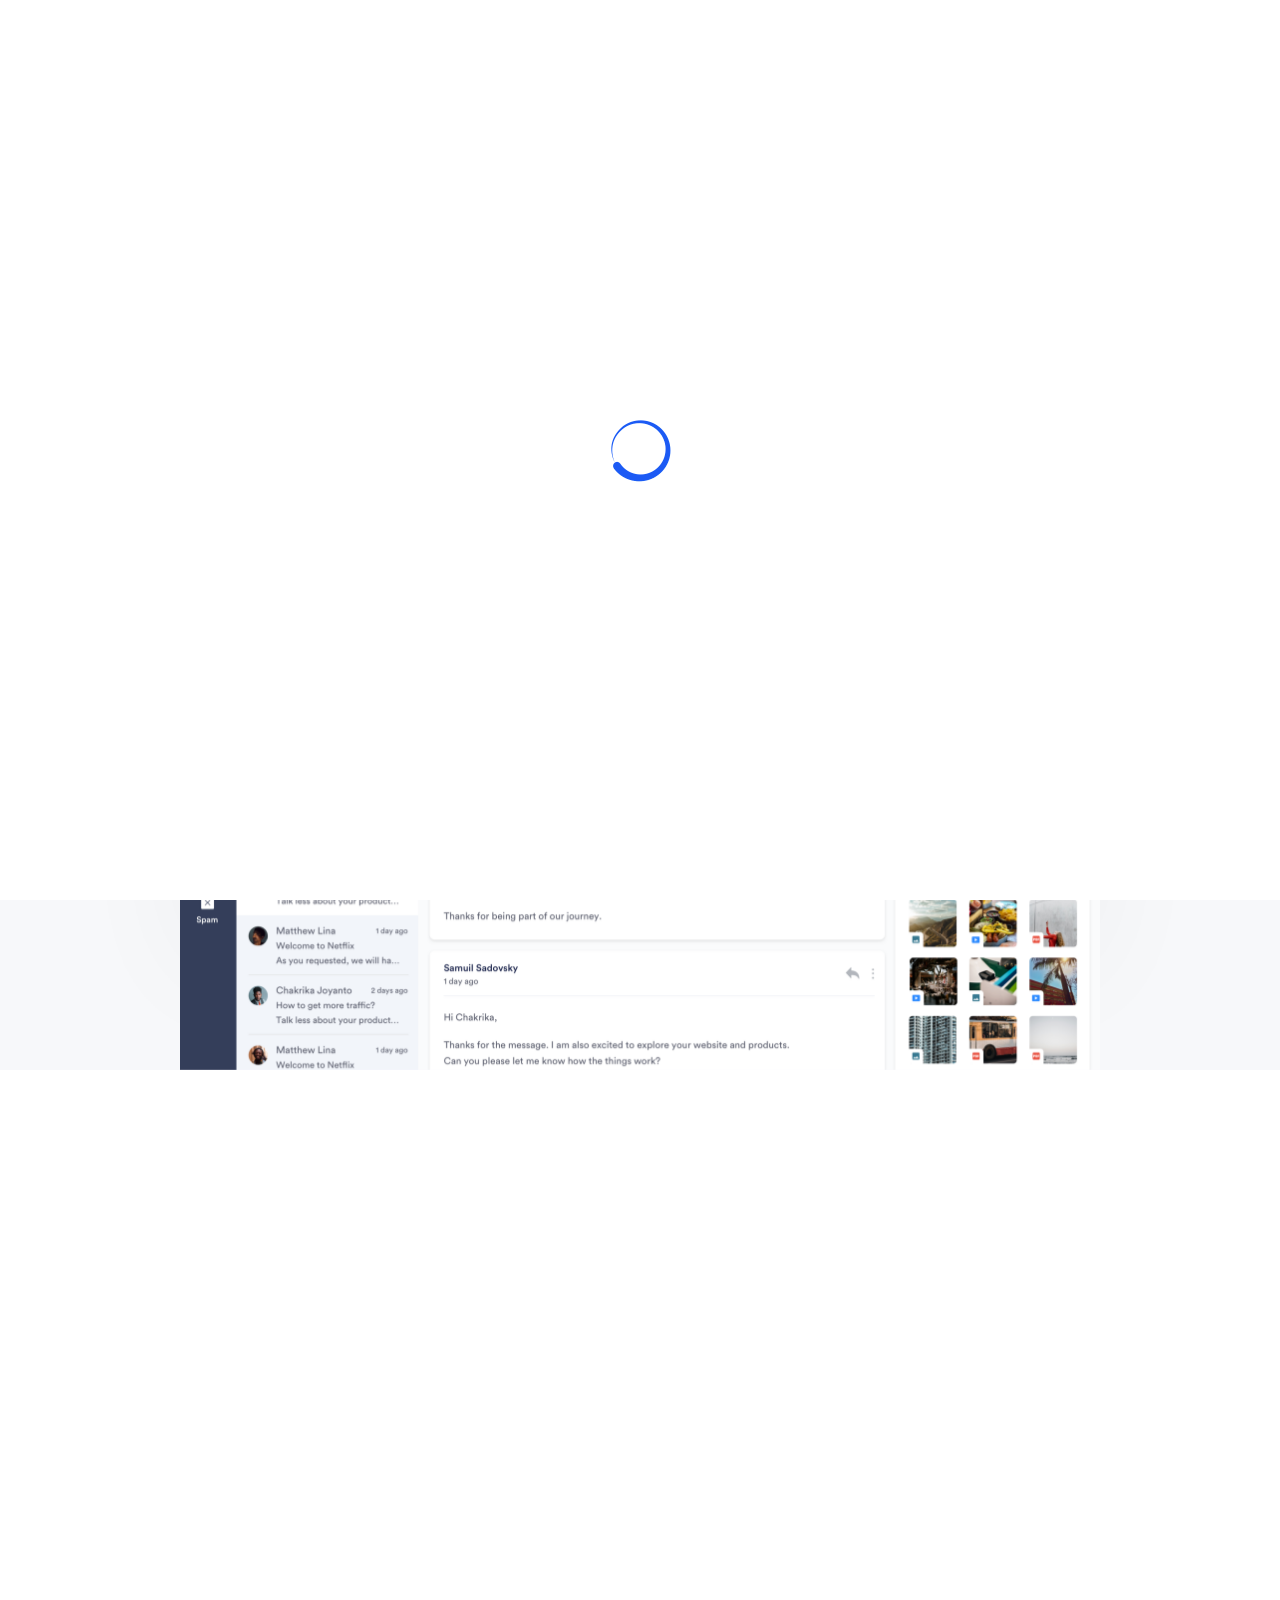
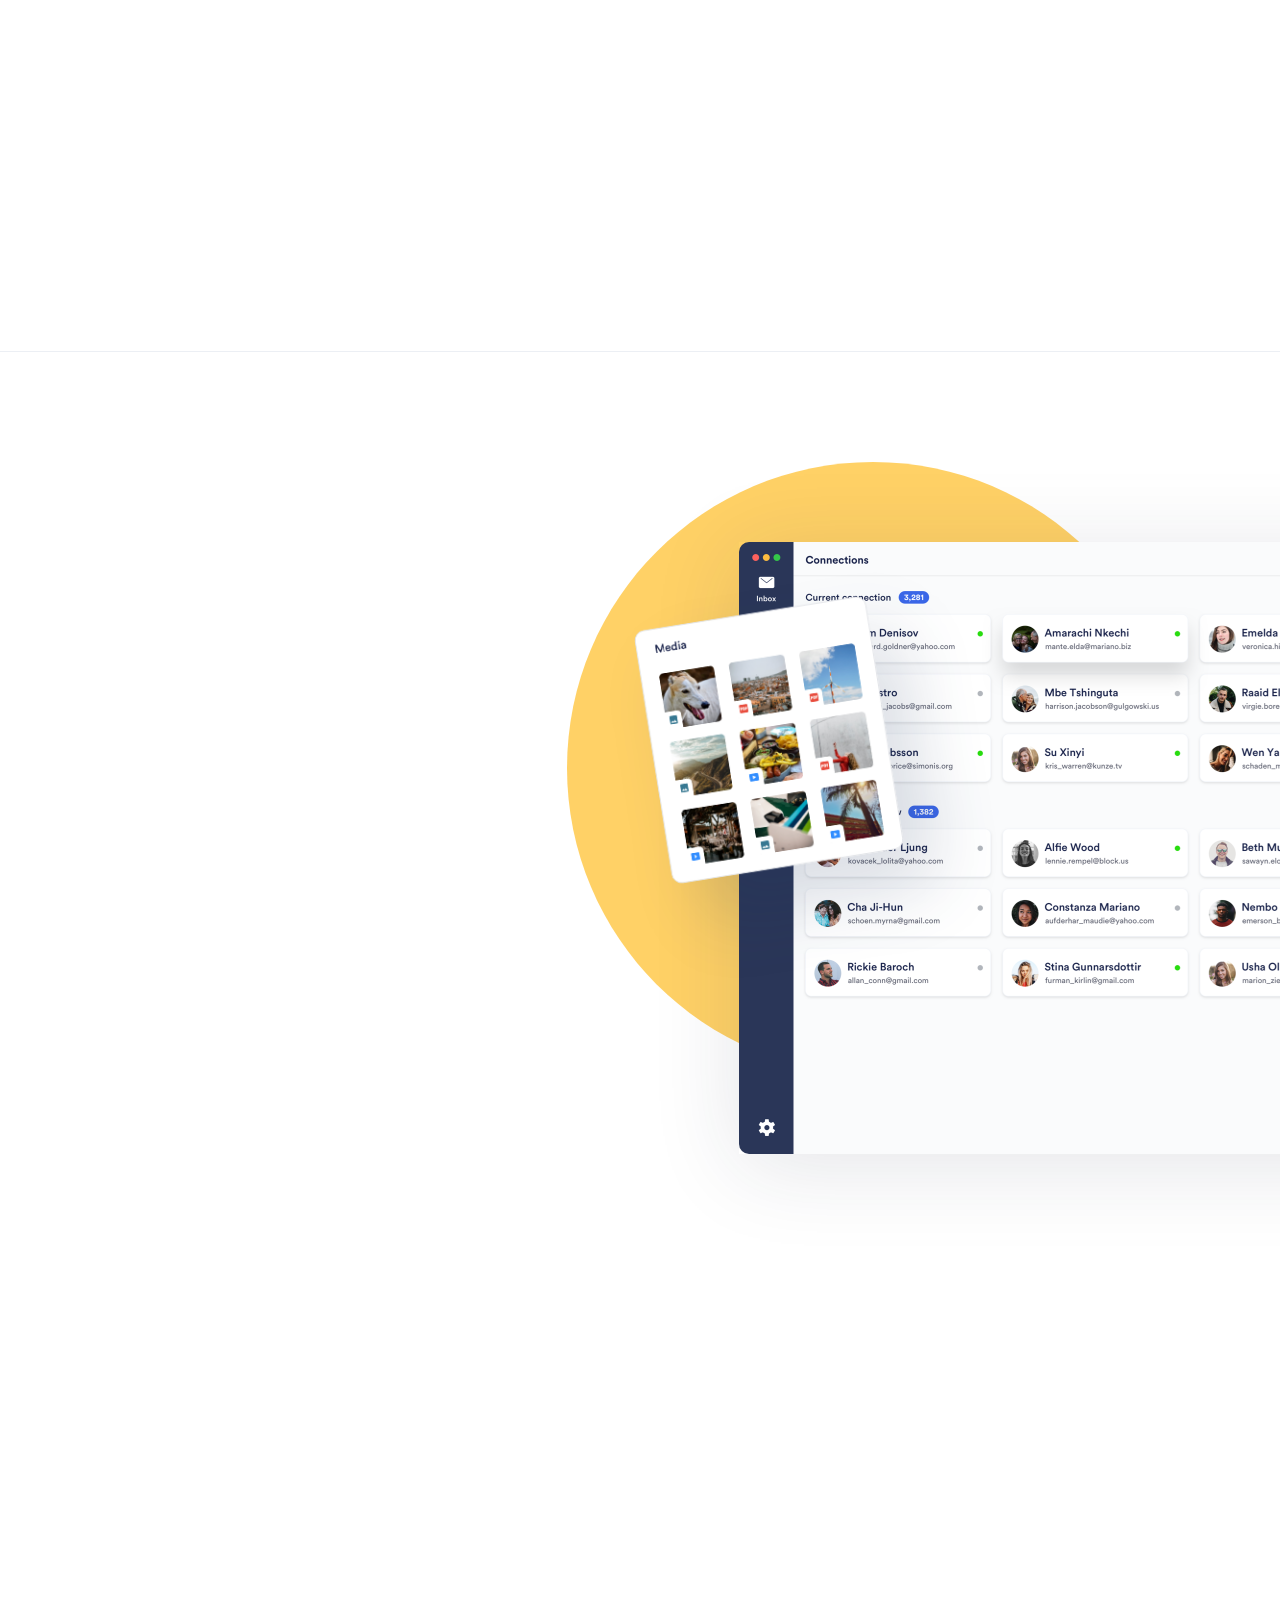
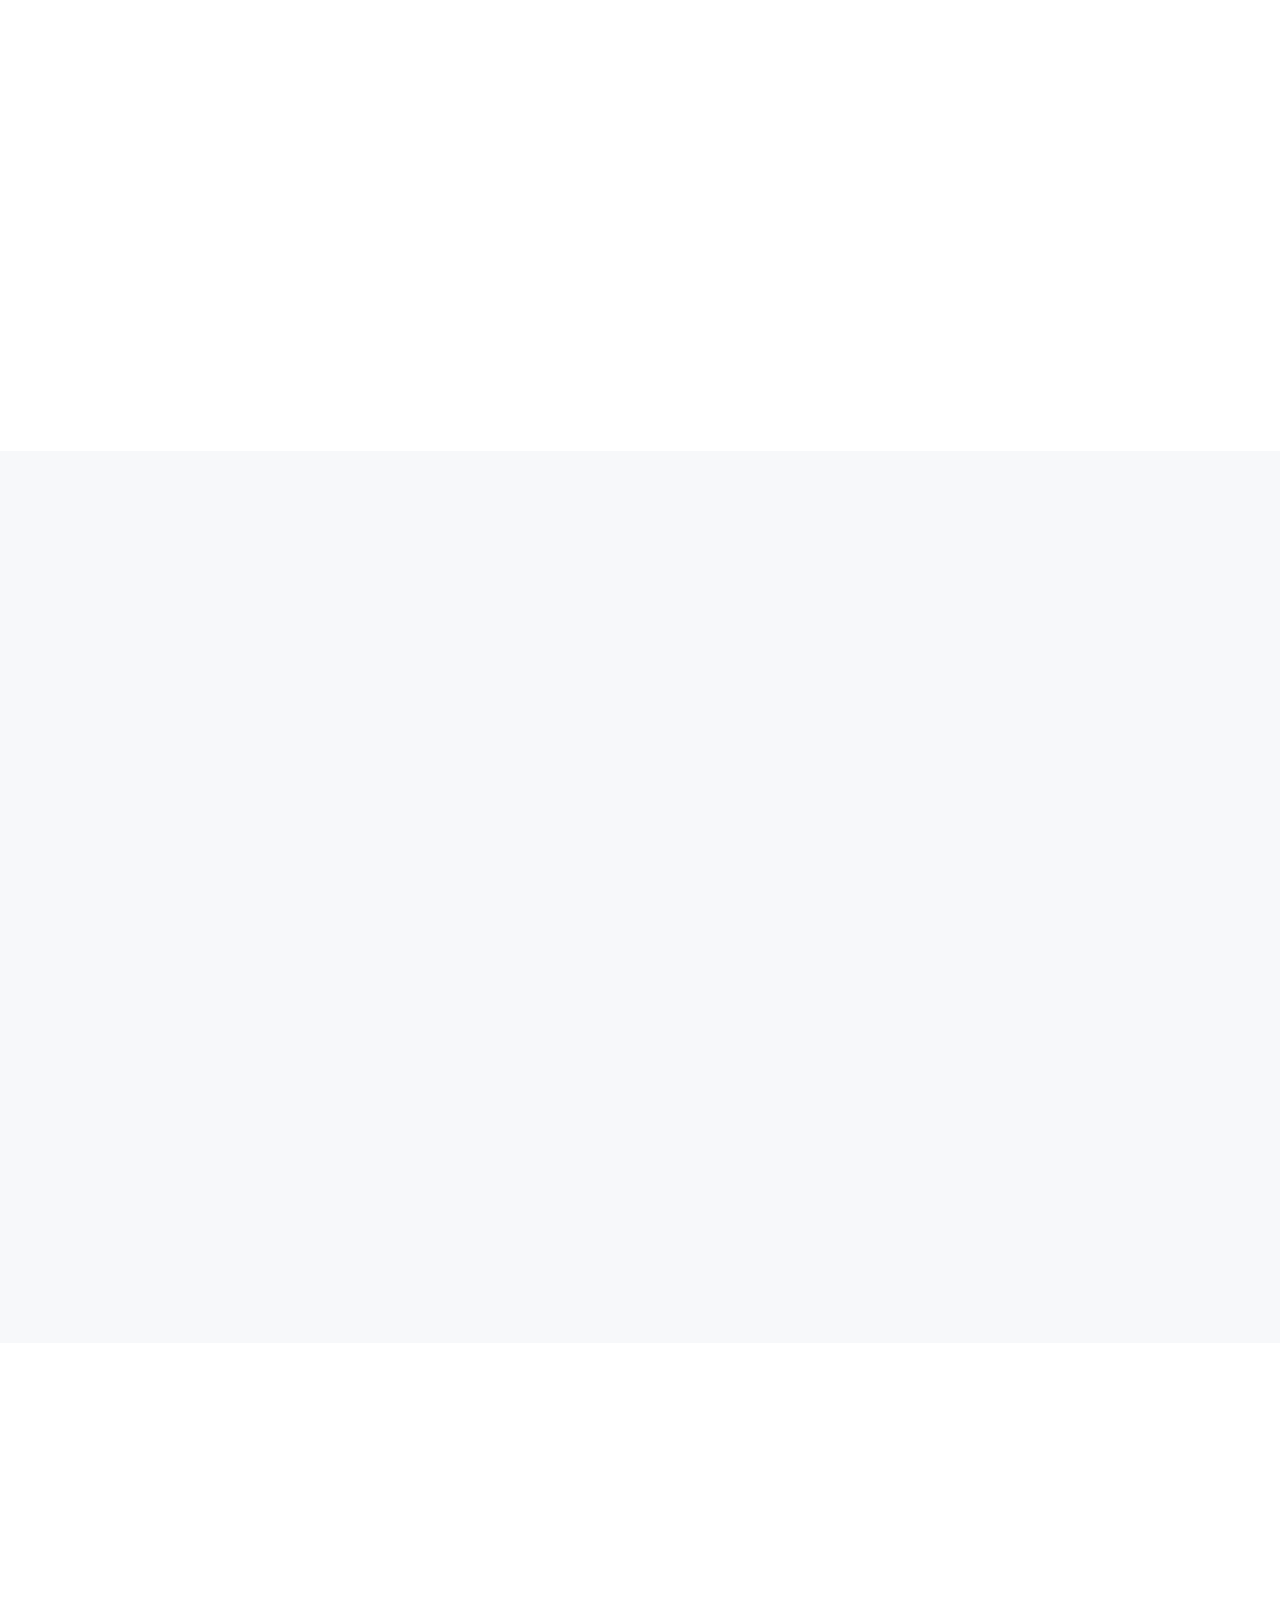
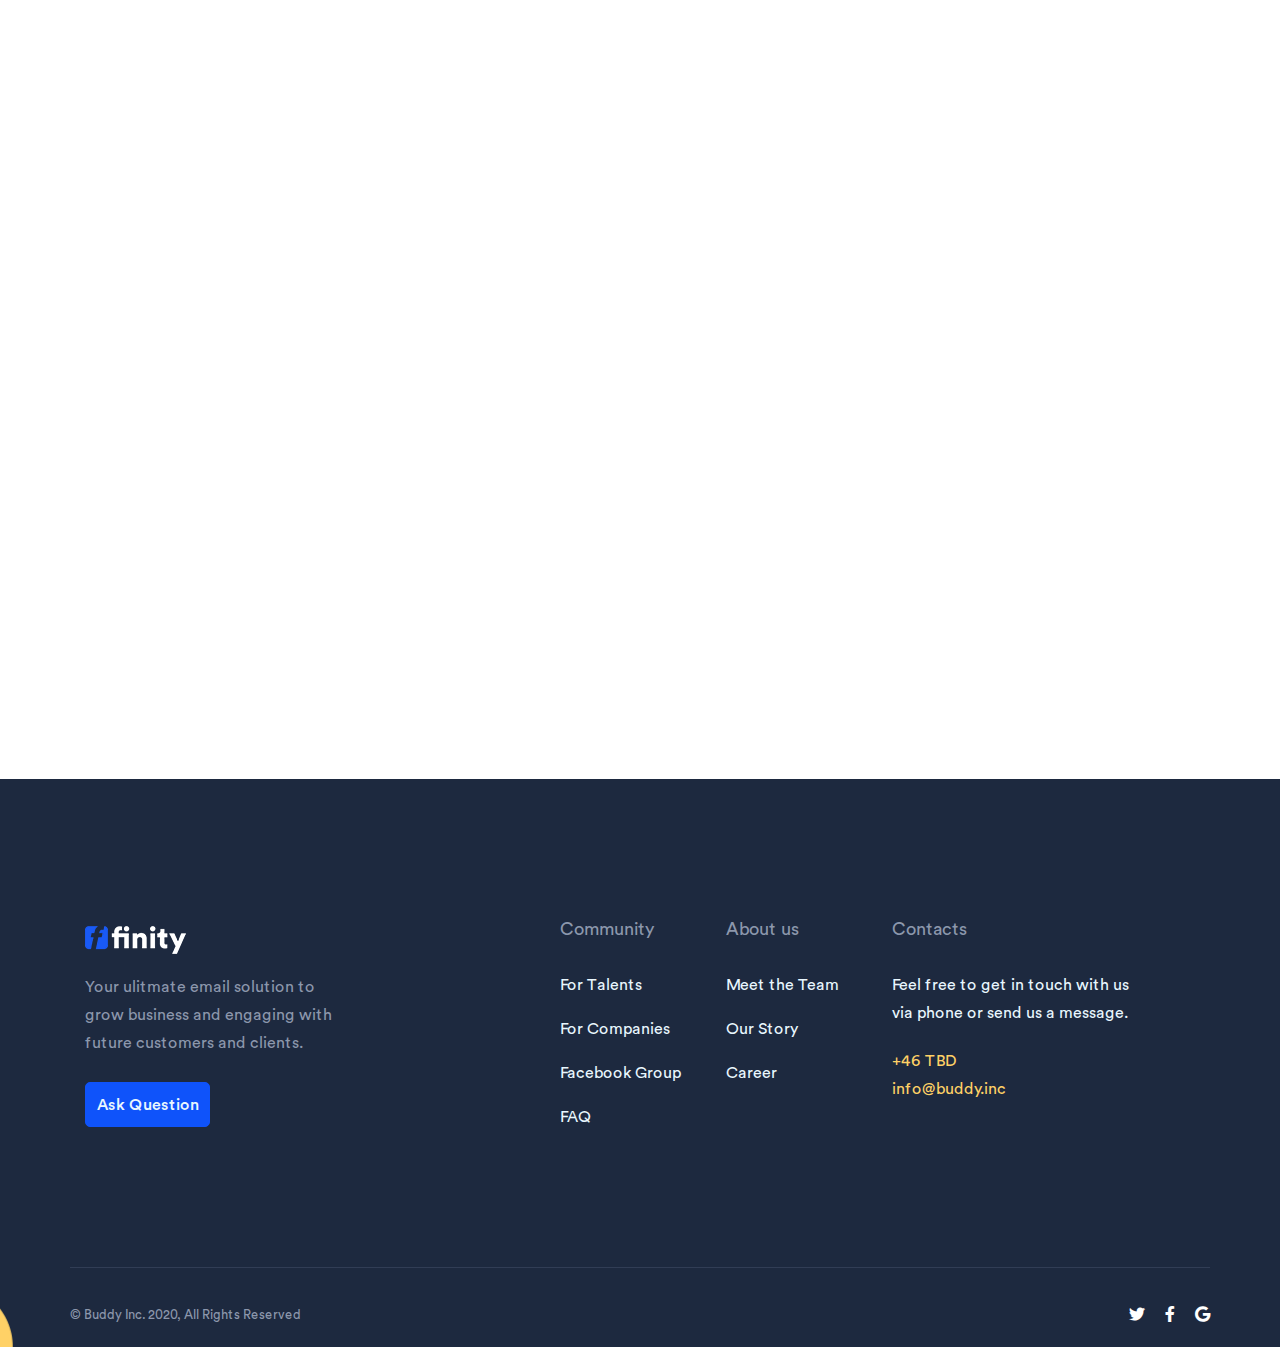
<file: index.html>
<!DOCTYPE html>
<html lang="en">

<head>
  <meta charset="UTF-8">
  <meta name="viewport" content="width=device-width, initial-scale=1.0">
  <meta http-equiv="X-UA-Compatible" content="ie=edge">
  <title>Finity - Landing Page Template </title>
  <link rel="shortcut icon" href="image/favicon.png" type="image/x-icon">
  <!-- Bootstrap , fonts & icons  -->
  <link rel="stylesheet" href="css/bootstrap.css">
  <link rel="stylesheet" href="fonts/icon-font/css/style.css">
  <link rel="stylesheet" href="fonts/typography-font/typo.css">
  <link rel="stylesheet" href="fonts/fontawesome-5/css/all.css">
  <!-- Plugin'stylesheets  -->
  <link rel="stylesheet" href="plugins/aos/aos.min.css">
  <link rel="stylesheet" href="plugins/fancybox/jquery.fancybox.min.css">
  <link rel="stylesheet" href="plugins/nice-select/nice-select.min.css">
  <link rel="stylesheet" href="plugins/slick/slick.min.css">
  <!-- Vendor stylesheets  -->
  <link rel="stylesheet" href="css/main.css">
  <!-- Custom stylesheet -->
</head>

<body data-theme="light">
  <div class="site-wrapper overflow-hidden ">
    <div id="loading">
      <img src="image/preloader.gif" alt="">
    </div>
    <!-- Header Area -->
    <!-- Header Area -->
    <header class="site-header site-header--menu-right bg-default-3 px-7 px-lg-10 site-header--absolute site-header--sticky">
      <div class="container-fluid">
        <nav class="navbar site-navbar offcanvas-active navbar-expand-lg  px-0">
          <!-- Brand Logo-->
          <div class="brand-logo mt-3 mt-md-0"><a href="https://finity.uxtheme.net/finity">
              <!-- light version logo (logo must be black)-->
              <img src="image/logo-main-black.png" alt="" class="light-version-logo">
              <!-- Dark version logo (logo must be White)-->
              <img src="image/logo-main-white.png" alt="" class="dark-version-logo">
            </a></div>
          <div class="collapse navbar-collapse" id="mobile-menu">
            <div class="navbar-nav-wrapper">
              <ul class="navbar-nav main-menu">
                <li class="nav-item dropdown">
                  <a class="nav-link dropdown-toggle gr-toggle-arrow" id="navbarDropdown" href="#features" role="button" data-toggle="dropdown" aria-haspopup="true" aria-expanded="false">Demos <i class="icon icon-small-down"></i></a>
                  <ul class="gr-menu-dropdown dropdown-menu" aria-labelledby="navbarDropdown">
                    <li class="drop-menu-item">
                      <a href="home-1.html">
                        Home 1
                      </a>
                    </li>
                    <li class="drop-menu-item">
                      <a href="home-2.html">
                        Home 2
                      </a>
                    </li>
                    <li class="drop-menu-item">
                      <a href="home-3.html">
                        Home 3
                      </a>
                    </li>
                    <li class="drop-menu-item">
                      <a href="home-4.html">
                        Home 4
                      </a>
                    </li>
                    <li class="drop-menu-item">
                      <a href="home-5.html">
                        Home 5
                      </a>
                    </li>
                    <li class="drop-menu-item">
                      <a href="home-6.html">
                        Home 6
                      </a>
                    </li>
                  </ul>
                </li>
                <li class="nav-item dropdown">
                  <a class="nav-link dropdown-toggle gr-toggle-arrow" id="navbarDropdown2" href="#features" role="button" data-toggle="dropdown" aria-haspopup="true" aria-expanded="false">Pages <i class="icon icon-small-down"></i></a>
                  <ul class="gr-menu-dropdown dropdown-menu" aria-labelledby="navbarDropdown2">
                    <li class="drop-menu-item">
                      <a href="about-us.html">
                        About us
                      </a>
                    </li>
                    <li class="drop-menu-item dropdown">
                      <a class="dropdown-toggle gr-toggle-arrow" id="navbarDropdown3" href="#" role="button" data-toggle="dropdown" aria-haspopup="true" aria-expanded="false">
                        Career
                        <i class="icon icon-small-down"></i>
                      </a>
                      <ul class="gr-menu-dropdown dropdown-menu  dropdown-left " aria-labelledby="navbarDropdown3">
                        <li class="drop-menu-item">
                          <a href="career.html">
                            Career
                          </a>
                        </li>
                        <li class="drop-menu-item">
                          <a href="careerdetails.html">
                            Career Details
                          </a>
                        </li>
                      </ul>
                    </li>
                    <li class="drop-menu-item dropdown">
                      <a class="dropdown-toggle gr-toggle-arrow" id="navbarDropdown4" href="#" role="button" data-toggle="dropdown" aria-haspopup="true" aria-expanded="false">
                        Account
                        <i class="icon icon-small-down"></i>
                      </a>
                      <ul class="gr-menu-dropdown dropdown-menu  dropdown-left " aria-labelledby="navbarDropdown4">
                        <li class="drop-menu-item">
                          <a href="sign-in.html">
                            Sign In
                          </a>
                        </li>
                        <li class="drop-menu-item">
                          <a href="sign-in-image.html">
                            Sign In (Image)
                          </a>
                        </li>
                        <li class="drop-menu-item">
                          <a href="sign-up.html">
                            Sign Up
                          </a>
                        </li>
                        <li class="drop-menu-item">
                          <a href="sign-up-image.html">
                            Sign Up (Image)
                          </a>
                        </li>
                        <li class="drop-menu-item">
                          <a href="reset-password.html">
                            Reset Password
                          </a>
                        </li>
                      </ul>
                    </li>
                    <li class="drop-menu-item dropdown">
                      <a class="dropdown-toggle gr-toggle-arrow" id="navbarDropdown5" href="#" role="button" data-toggle="dropdown" aria-haspopup="true" aria-expanded="false">
                        Utitlity
                        <i class="icon icon-small-down"></i>
                      </a>
                      <ul class="gr-menu-dropdown dropdown-menu  dropdown-left " aria-labelledby="navbarDropdown5">
                        <li class="drop-menu-item">
                          <a href="terms-page.html">
                            Terms & Conditions
                          </a>
                        </li>
                        <li class="drop-menu-item">
                          <a href="pricing-page.html">
                            Pricing Page
                          </a>
                        </li>
                        <li class="drop-menu-item">
                          <a href="faq.html">
                            FAQ's
                          </a>
                        </li>
                        <li class="drop-menu-item">
                          <a href="contact.html">
                            Contact
                          </a>
                        </li>
                        <li class="drop-menu-item">
                          <a href="comingsoon.html">
                            Coming Soon
                          </a>
                        </li>
                        <li class="drop-menu-item">
                          <a href="404.html">
                            404 Page
                          </a>
                        </li>
                      </ul>
                    </li>
                  </ul>
                </li>
                <li class="nav-item">
                  <a class="nav-link" href="https://grayic.com/html-support/" role="button" aria-expanded="false">Support</a>
                </li>
              </ul>
            </div>
            <button class="d-block d-lg-none offcanvas-btn-close" type="button" data-toggle="collapse" data-target="#mobile-menu" aria-controls="mobile-menu" aria-expanded="true" aria-label="Toggle navigation">
              <i class="gr-cross-icon"></i>
            </button>
          </div>
          <div class="header-btn ml-auto ml-lg-0 d-none d-sm-block">
            <a class="btn btn btn-blue-3 header-btn rounded-5" href="#">
              Get Started for Free
            </a>
          </div>
          <!-- Mobile Menu Hamburger-->
          <button class="navbar-toggler btn-close-off-canvas  hamburger-icon border-0" type="button" data-toggle="collapse" data-target="#mobile-menu" aria-controls="mobile-menu" aria-expanded="false" aria-label="Toggle navigation">
            <!-- <i class="icon icon-simple-remove icon-close"></i> -->
            <span class="hamburger hamburger--squeeze js-hamburger">
          <span class="hamburger-box">
            <span class="hamburger-inner"></span>
            </span>
            </span>
          </button>
          <!--/.Mobile Menu Hamburger Ends-->
        </nav>
      </div>
    </header>
    <!-- navbar- -->
    <!-- End Header Area -->
    <!-- Header Area -->
    <div class="bg-default-3 pt-25 pt-md-25 pt-lg-29">
      <div class="container">
        <div class="row justify-content-center">
          <div class="col-xl-6 col-lg-7 col-md-9">
            <div class="text-center mb-11 mb-lg-24" data-aos="zoom-in" data-aos-duration="800" data-aos-once="true">
              <h1 class="font-size-11 mb-7 mx-xs-16 mx-sm-12 mx-md-9 mx-lg-0">Autopilot your fleet management & task execution.</h1>
              <p class="font-size-7 px-lg-5 mb-0">Free up time, reduce fixed costs and engage your customer engagement & back office with the smoothest tool there is.</p>
              <div class="btn-group d-inline-block mt-10">
                <a class="btn btn-blue-3 btn-2 rounded-5" href="#">Start 14 Days Free Trial</a>
                <p class="d-block mt-6 font-size-3 mb-0 text-bali-gray letter-spacing-normal">No credit card
                  required</p>
              </div>
            </div>
          </div>
        </div>
        <!-- Hero Image Group -->
        <div class="row justify-content-center">
          <div class="col-md-10 col-xs-11">
            <div class="l3-hero-image-group w-100">
              <!-- Image One -->
              <div class="img-1 shadow-13" data-aos="fade-up" data-aos-duration="800" data-aos-delay="300" data-aos-once="true">
                <img class="w-100" src="image/home-3/png/desktop-dashboard.png" alt="">
                <!-- Image Two -->
                <div class="img-2">
                  <img class="w-100" src="image/home-3/png/yellow-shape.png" alt="" data-aos="fade-right" data-aos-delay="500" data-aos-duration="800" data-aos-once="true">
                </div>
                <!-- Image Three -->
                <div class="img-3">
                  <img class="w-100" src="image/home-3/png/green-shape.png" alt="" data-aos="fade-left" data-aos-delay="700" data-aos-duration="800" data-aos-once="true">
                </div>
              </div>
            </div>
          </div>
        </div>
        <!-- End Hero Image Group -->
      </div>
    </div>
    <!-- End Header Area -->
    <!-- BrandLogo Area -->
    <!-- Band Logo -->
    <div class="pt-12 pb-9">
      <!-- Company Section -->
      <div class="container">
        <div class="row justify-content-center">
          <div class="col-xl-10">
            <!-- Brand Logos -->
            <div class="brand-logo-small d-flex align-items-center justify-content-center justify-content-lg-between flex-wrap">
              <!-- Single Brand -->
              <div class="single-brand-logo opacity-5 mx-5 my-6">
                <img class="light-version-logo" src="image/home-4/company-logo/dark-logo-1.png" alt="" data-aos="fade-in" data-aos-once="true">
                <img class="dark-version-logo default-logo" src="image/home-4/company-logo/light-logo-1.png" alt="" data-aos="fade-in" data-aos-once="true">
              </div>
              <!-- Single Brand -->
              <div class="single-brand-logo opacity-5 mx-5 my-6">
                <img class="light-version-logo" src="image/home-4/company-logo/dark-logo-2.png" alt="" data-aos="fade-in" data-aos-duration="300" data-aos-delay="300" data-aos-once="true">
                <img class="dark-version-logo default-logo" src="image/home-4/company-logo/light-logo-2.png" alt="" data-aos="fade-in" data-aos-duration="300" data-aos-delay="300" data-aos-once="true">
              </div>
              <!-- Single Brand -->
              <div class="single-brand-logo opacity-5 mx-5 my-6">
                <img class="light-version-logo" src="image/home-4/company-logo/dark-logo-3.png" alt="" data-aos="fade-in" data-aos-duration="600" data-aos-delay="500" data-aos-once="true">
                <img class="dark-version-logo default-logo" src="image/home-4/company-logo/light-logo-3.png" alt="" data-aos="fade-in" data-aos-duration="600" data-aos-delay="500" data-aos-once="true">
              </div>
              <!-- Single Brand -->
              <div class="single-brand-logo opacity-5 mx-5 my-6">
                <img class="light-version-logo" src="image/home-4/company-logo/dark-logo-4.png" alt="" data-aos="fade-in" data-aos-duration="900" data-aos-delay="700" data-aos-once="true">
                <img class="dark-version-logo default-logo" src="image/home-4/company-logo/light-logo-4.png" alt="" data-aos="fade-in" data-aos-duration="900" data-aos-delay="700" data-aos-once="true">
              </div>
              <!-- Single Brand -->
              <div class="single-brand-logo opacity-5 mx-5 my-6">
                <img class="light-version-logo" src="image/home-4/company-logo/dark-logo-5.png" alt="" data-aos="fade-in" data-aos-duration="1200" data-aos-delay="700" data-aos-once="true">
                <img class="dark-version-logo default-logo" src="image/home-4/company-logo/light-logo-5.png" alt="" data-aos="fade-in" data-aos-duration="1200" data-aos-delay="700" data-aos-once="true">
              </div>
            </div>
            <!-- End Brand Logos -->
          </div>
        </div>
      </div>
      <!-- End Company Section -->
    </div>
    <!-- End Band Logo -->
    <!-- End BrandLogo Area -->
    <!-- featureOne Area -->
    <div class="pt-4 pt-md-9 pt-lg-18 pb-15 pb-md-19 pb-lg-25 border-bottom border-default-color-3">
      <!-- feature section -->
      <div class="container">
        <div class="">
          <!-- Section Title -->
          <div class="row justify-content-center">
            <div class="col-xl-6 col-lg-7 col-md-9">
              <div class="text-center mb-8 mb-lg-14" data-aos="zoom-in" data-aos-duration="800" data-aos-once="true">
                <h2 class="font-size-10 mb-6 letter-spacing-n83">We built the solution for you and your team.</h2>
                <p class="font-size-6 mb-0">With Buddy Inc you have the power in your hands, our powerful modules included.</p>
              </div>
            </div>
          </div>
          <!-- End Section Title -->
        </div>
      </div>
      <!-- feature slider -->
      <div class="row">
        <div class="col-12" data-aos="zoom-in" data-aos-duration="500" data-aos-delay="300" data-aos-once="true">
          <div class="l3-feature-slider my-4 my-lg-7">
            <a href="#" class="single-feature mx-5 focus-reset">
              <div class="d-flex bg-gray-3 rounded-10 pt-7 pl-7 pr-5 pb-7">
                <div class="mb-8 mr-8 bg-white circle-55">
                  <img src="image/svg/node.svg" alt="">
                </div>
                <div class="">
                  <h4 class="font-size-7 mb-0 text-dark-cloud">Product Management</h4>
                  <p class="font-size-5 line-height-28 text-stone mr-xl-7 mb-0">Manage your offerings in one place, connect to your prefered payment provider(s).</p>
                </div>
              </div>
            </a>
            <a href="#" class="single-feature mx-5 focus-reset">
              <div class="d-flex bg-gray-3 rounded-10 pt-7 pl-7 pr-5 pb-7">
                <div class="mb-8 mr-8 bg-white circle-55">
                  <img src="image/svg/node.svg" alt="">
                </div>
                <div class="">
                  <h4 class="font-size-7 mb-0 text-dark-cloud">Task Management</h4>
                  <p class="font-size-5 line-height-28 text-stone mr-xl-7 mb-0">Super efficient realtime KPIs with simple but powerful management tools to support.</p>
                </div>
              </div>
            </a>
            <a href="#" class="single-feature mx-5 focus-reset">
              <div class="d-flex bg-gray-3 rounded-10 pt-7 pl-7 pr-5 pb-7">
                <div class="mb-8 mr-8 bg-white circle-55">
                  <img src="image/svg/chat-45.svg" alt="">
                </div>
                <div class="">
                  <h4 class="font-size-7 mb-0 text-dark-cloud">Buddy Management</h4>
                  <p class="font-size-5 line-height-28 text-stone mr-xl-7 mb-0">Organise and manage hires easy with salary and bonus integrations also available.</p>
                </div>
              </div>
            </a>
            <a href="#" class="single-feature mx-5 focus-reset">
              <div class="d-flex bg-gray-3 rounded-10 pt-7 pl-7 pr-5 pb-7">
                <div class="mb-8 mr-8 bg-white circle-55">
                  <img src="image/svg/chat-45-2.svg" alt="">
                </div>
                <div class="">
                  <h4 class="font-size-7 mb-0 text-dark-cloud">Data & Reporting</h4>
                  <p class="font-size-5 line-height-28 text-stone mr-xl-7 mb-0">Make use of our powerful APIs to integrate your favourite data visualisation & BI tools.</p>
                </div>
              </div>
            </a>
            <a href="#" class="single-feature mx-5 focus-reset">
              <div class="d-flex bg-gray-3 rounded-10 pt-7 pl-7 pr-5 pb-7">
                <div class="mb-8 mr-8 bg-white circle-55">
                  <img src="image/svg/node.svg" alt="">
                </div>
                <div class="">
                  <h4 class="font-size-7 mb-0 text-dark-cloud">Account Management</h4>
                  <p class="font-size-5 line-height-28 text-stone mr-xl-7 mb-0">Control anything with your account, setup SSO, Payment providers and a lot more.</p>
                </div>
              </div>
            </a>
          </div>
        </div>
      </div>
      <!-- End feature slider -->
      <div class="row justify-content-center">
        <div class="col-12">
          <div class="mt-10 mt-lg-12 text-center" data-aos="zoom-in" data-aos-duration="800" data-aos-once="true">
            <a class="video-btn btn btn-blue-3 btn-2 rounded-5" href="https://www.youtube.com/watch?v=LWZ7iytIA6k">
              <i class="fa fa-play-circle mr-5"></i> See Finity in Action</a>
          </div>
        </div>
      </div>
    </div>
    <!-- End feature section -->
    <!-- End featureOne Area -->
    <!-- contentOne Area -->
    <div class="pt-17 pt-sm-27 pt-md-25 pt-lg-35 pb-md-8 pb-lg-34 position-relative">
      <div class="container position-static">
        <div class="row position-static justify-content-center justify-content-lg-start">
          <div class="col-xl-5 col-lg-7 col-md-10 col-sm-10 col-xs-11 order-2 order-lg-1">
            <div class="pr-md-20 pr-xl-5">
              <!-- Section Title -->
              <div class="mb-5 mb-lg-13 pr-md-15 pr-lg-10 pr-xl-0" data-aos="fade-right" data-aos-duration="800" data-aos-delay="300" data-aos-once="true">
                <h2 class="font-size-10 mb-8 pr-xs-22 pr-sm-20 pr-md-13 pr-lg-0">On autopilot to success.</h2>
                <p class="font-size-6 mb-0">Buddy Inc magically connect your product and checkout cart with your task matching and execution in a fully wrapped way. </p>
              </div>
              <!-- End Section Title -->
              <div class="list" data-aos="fade-right" data-aos-duration="800" data-aos-once="true">
                <div class="d-flex align-items-center mb-6">
                  <div class="circle-59 bg-gray-3 mr-6">
                    <img src="image/svg/connect.svg" alt="">
                  </div>
                  <p class="font-size-8 heading-default-color font-weight-medium mb-0">Sell your product offerings</p>
                </div>
                <div class="d-flex align-items-center mb-6">
                  <div class="circle-59 bg-gray-3 mr-6">
                    <img src="image/svg/chart-growth.svg" alt="">
                  </div>
                  <p class="font-size-8 heading-default-color font-weight-medium mb-0">Magically manage the execution</p>
                </div>
                <div class="d-flex align-items-center mb-6">
                  <div class="circle-59 bg-gray-3 mr-6">
                    <img src="image/svg/storage.svg" alt="">
                  </div>
                  <p class="font-size-8 heading-default-color font-weight-medium mb-0">Follow up on success <span class="ml-6 badge bg-golden-yellow text-uppercase font-size-3 px-3 rounded-5">Pro</span>
                  </p>
                </div>
              </div>
            </div>
          </div>
          <div class="col-xl-7 col-lg-6 col-xs-10 position-static order-1 order-lg-2">
            <div class="l3-content-image-group-4 position-lg-absolute mb-13 mb-lg-0">
              <div class="img-1 shadow-5">
                <img class="w-100" src="image/home-3/png/desktop-dashboard-full.png" alt="">
                <div class="img-2 rounded-10">
                  <img class="w-100" src="image/home-3/png/image-gallery-card.png" alt="">
                </div>
                <div class="img-3">
                  <img class="w-100 w-lg-auto" src="image/home-3/png/yellow-card.png" alt="">
                </div>
              </div>
            </div>
          </div>
        </div>
      </div>
    </div>
    <!-- End contentOne Area -->
    <!-- contentTwo Area -->
    <div class="pb-13 pb-md-16 pb-lg-28">
      <div class="container">
        <div class="row align-items-center justify-content-center">
          <div class="col-xl-6 col-lg-6 col-md-7 col-xs-9" data-aos="fade-right" data-aos-duration="800" data-aos-once="true">
            <div class="l3-content-image-5 mt-5 mt-lg-0">
              <div class="img-1">
                <img class="w-100" src="image/home-3/png/app2.png" alt="">
              </div>
              <div class="img-2">
                <img class="w-100" src="image/home-3/png/small-card.png" alt="">
              </div>
              <div class="img-3">
                <img class="w-100" src="image/home-3/png/big-green-circle-img.png" alt="">
              </div>
            </div>
          </div>
          <div class="col-xl-5 col-lg-6 col-md-7 col-xs-10" data-aos="fade-left" data-aos-duration="800" data-aos-once="true">
            <div class="pl-lg-15 pt-11 pt-lg-0">
              <h2 class="font-size-10 mb-8">Work anywhere, with any device</h2>
              <p class="font-size-6 mb-0">With the included access to our Buddy App your fleet of workers will have everything they need in their hand to deliver success.</p>
              <div class="mt-13">
                <a class="d-block mb-6" href="#"><img src="image/home-3/png/apple-button.png" alt=""></a>
                <a class="d-block mb-6" href="#"><img src="image/home-3/png/google-play-button.png" alt=""></a>
              </div>
            </div>
          </div>
        </div>
      </div>
    </div>
    <!-- End contentTwo Area -->
    <!-- contentTwo Area -->
    <div class="bg-default-3 pt-13 pt-md-18 pt-lg-25 pb-9 pb-md-13 pb-lg-25 position-relative">
      <div class="absolute-top-right" data-aos="fade-left" data-aos-duration="800" data-aos-delay="300" data-aos-once="true">
        <img src="image/home-3/png/section-overlay-1.png" alt="">
      </div>
      <div class="container">
        <div class="row justify-content-center">
          <div class="col-xl-6 col-lg-7 col-md-9">
            <div class="text-center mb-10 mb-lg-19" data-aos="zoom-in" data-aos-duration="500" data-aos-once="true">
              <h2 class="font-size-10 mb-6">10,000+ people love us</h2>
              <p class="font-size-6 mb-0">These companies release their own versions of the operating
                systems with minor changes, and yet always.</p>
            </div>
          </div>
        </div>
        <div class="row justify-content-center" data-aos="zoom-in" data-aos-duration="500" data-aos-once="true">
          <div class="col-lg-4 col-md-6 col-xs-10">
            <div class="bg-white border rounded-10 mb-9 pl-7 pt-6 pb-2 pr-7">
              <div class="d-flex align-items-center justify-content-between">
                <div class="d-flex align-items-center mb-5">
                  <div class="media align-items-center">
                    <div class="mr-5 circle-41">
                      <img src="image/home-3/png/review-img-1.png" alt="">
                    </div>
                    <div class="">
                      <h4 class="font-size-6 font-weight-medium mb-0 text-dark-cloud">Aaron Almaraz</h4>
                      <p class="font-size-3 mb-0 text-stone">CEO &amp; Founder at Gearat</p>
                    </div>
                  </div>
                </div>
                <span class="text-scooter mt-n6">
            <i class="fab fa-twitter"></i>
        </span>
              </div>
              <p class="font-size-5 line-height-28 text-stone">Time is the most precious thing you have when
                bootstrapping. You can't take time to ponder on design…</p>
            </div>
          </div>
          <div class="col-lg-4 col-md-6 col-xs-10">
            <div class="bg-white border rounded-10 mb-9 pl-7 pt-6 pb-2 pr-7">
              <div class="d-flex align-items-center justify-content-between">
                <div class="d-flex align-items-center mb-5">
                  <div class="media align-items-center">
                    <div class="mr-5 circle-41">
                      <img src="image/home-3/png/review-img-2.png" alt="">
                    </div>
                    <div class="">
                      <h4 class="font-size-6 font-weight-medium mb-0 text-dark-cloud">Phet Putrie</h4>
                      <p class="font-size-3 mb-0 text-stone">Freelancer</p>
                    </div>
                  </div>
                </div>
                <span class="text-scooter mt-n6">
            <i class="fab fa-twitter"></i>
        </span>
              </div>
              <p class="font-size-5 line-height-28 text-stone">Time is the most precious thing you have when
                bootstrapping. You can't take time to ponder on design…</p>
            </div>
          </div>
          <div class="col-lg-4 col-md-6 col-xs-10">
            <div class="bg-white border rounded-10 mb-9 pl-7 pt-6 pb-2 pr-7">
              <div class="d-flex align-items-center justify-content-between">
                <div class="d-flex align-items-center mb-5">
                  <div class="media align-items-center">
                    <div class="mr-5 circle-41">
                      <img src="image/home-3/png/review-img-3.png" alt="">
                    </div>
                    <div class="">
                      <h4 class="font-size-6 font-weight-medium mb-0 text-dark-cloud">Lara Madrigal</h4>
                      <p class="font-size-3 mb-0 text-stone">Marketing Specialist</p>
                    </div>
                  </div>
                </div>
                <span class="text-scooter mt-n6">
            <i class="fab fa-twitter"></i>
        </span>
              </div>
              <p class="font-size-5 line-height-28 text-stone">Time is the most precious thing you have when
                bootstrapping. You can't take time to ponder on design…</p>
            </div>
          </div>
          <div class="col-lg-4 col-md-6 col-xs-10">
            <div class="bg-white border rounded-10 mb-9 pl-7 pt-6 pb-2 pr-7">
              <div class="d-flex align-items-center justify-content-between">
                <div class="d-flex align-items-center mb-5">
                  <div class="media align-items-center">
                    <div class="mr-5 circle-41">
                      <img src="image/home-3/png/review-img-4.png" alt="">
                    </div>
                    <div class="">
                      <h4 class="font-size-6 font-weight-medium mb-0 text-dark-cloud">Marleah Eagleston</h4>
                      <p class="font-size-3 mb-0 text-stone">Founder at Spicenet</p>
                    </div>
                  </div>
                </div>
                <span class="text-scooter mt-n6">
            <i class="fab fa-twitter"></i>
        </span>
              </div>
              <p class="font-size-5 line-height-28 text-stone">Time is the most precious thing you have when
                bootstrapping. You can't take time to ponder on design…</p>
            </div>
          </div>
          <div class="col-lg-4 col-md-6 col-xs-10">
            <div class="bg-white border rounded-10 mb-9 pl-7 pt-6 pb-2 pr-7">
              <div class="d-flex align-items-center justify-content-between">
                <div class="d-flex align-items-center mb-5">
                  <div class="media align-items-center">
                    <div class="mr-5 circle-41">
                      <img src="image/home-3/png/review-img-5.png" alt="">
                    </div>
                    <div class="">
                      <h4 class="font-size-6 font-weight-medium mb-0 text-dark-cloud">Prescott MacCaffery</h4>
                      <p class="font-size-3 mb-0 text-stone">Writer</p>
                    </div>
                  </div>
                </div>
                <span class="text-scooter mt-n6">
            <i class="fab fa-twitter"></i>
        </span>
              </div>
              <p class="font-size-5 line-height-28 text-stone">Time is the most precious thing you have when
                bootstrapping. You can't take time to ponder on design…</p>
            </div>
          </div>
          <div class="col-lg-4 col-md-6 col-xs-10">
            <div class="bg-white border rounded-10 mb-9 pl-7 pt-6 pb-2 pr-7">
              <div class="d-flex align-items-center justify-content-between">
                <div class="d-flex align-items-center mb-5">
                  <div class="media align-items-center">
                    <div class="mr-5 circle-41">
                      <img src="image/home-3/png/review-img-6.png" alt="">
                    </div>
                    <div class="">
                      <h4 class="font-size-6 font-weight-medium mb-0 text-dark-cloud">Waiapi Karaka</h4>
                      <p class="font-size-3 mb-0 text-stone">Designer, Freelancer</p>
                    </div>
                  </div>
                </div>
                <span class="text-scooter mt-n6">
            <i class="fab fa-twitter"></i>
        </span>
              </div>
              <p class="font-size-5 line-height-28 text-stone">Time is the most precious thing you have when
                bootstrapping. You can't take time to ponder on design…</p>
            </div>
          </div>
        </div>
      </div>
    </div>
    <!-- End contentTwo Area -->
    <!-- End pricingOne Area -->
    <div class="pt-13 pt-md-17 pt-lg-25 pb-8 pb-md-11 pb-lg-22 position-relative">
      <div class="container">
        <!-- Section Title -->
        <div class="mb-13 mb-lg-13">
          <div class="row align-items-center justify-content-center">
            <div class="col-xl-5 col-lg-6 col-md-10">
              <div class="mb-10 mb-lg-0 text-center text-lg-left" data-aos-duration="800" data-aos="fade-right" data-aos-duration="500" data-aos-once="true">
                <h2 class="font-size-10 pr-md-10 pr-xl-0 mb-0 letter-spacing-n83">Choose the right
                  plan for your success</h2>
              </div>
            </div>
            <div class="col-xl-7 col-lg-6 col-md-6 text-center text-md-right">
              <div class="btn-section" data-aos="fade-left" data-aos-duration="500" data-aos-once="true">
                <a href="javascript:" class="btn-toggle-square active mx-3 price-deck-trigger rounded-10 bg-golden-yellow">
                  <span data-pricing-trigger data-target="#table-price-value" data-value="yearly" class="active text-break">Yearly</span>
                  <span data-pricing-trigger data-target="#table-price-value" data-value="monthly" class="text-break">Monthly</span>
                </a>
              </div>
            </div>
          </div>
        </div>
        <!-- End Section Title -->
        <!-- Table Main Body -->
        <div class="table-body" id="table-price-value" data-pricing-dynamic data-value-active="yearly">
          <div class="row justify-content-center">
            <!-- Single Table -->
            <div class="col-lg-12 col-sm-6">
              <div class="border-top pt-10 pb-8" data-aos="fade-up" data-aos-duration="800" data-aos-delay="500" data-aos-once="true">
                <div class="row">
                  <div class="col-lg-3">
                    <div class="mb-5 mb-lg-0">
                      <h3 class="font-size-7">Startup</h3>
                    </div>
                  </div>
                  <div class="col-lg-3">
                    <div class="mb-5 mb-lg-0">
                      <ul class="list-unstyled font-size-6">
                        <li class="heading-default-color mb-4">Unlimited workers</li>
                        <li class="heading-default-color mb-4">2 Operator accounts</li>
                        <li class="heading-default-color mb-4">100 Delivered services</li>
                      </ul>
                    </div>
                  </div>
                  <div class="col-lg-3">
                    <div class="pr-lg-15 pr-xl-10 mb-5 mb-lg-0">
                      <h2 class="mb-0 font-size-11 font-weight-medium">$<span class="dynamic-value" data-active="19"
                                            data-monthly="99" data-yearly="999"></span></h2>
                      <p class="mb-0 font-size-5 pr-xl-22">$83 per month, billed
                        yearly</p>
                    </div>
                  </div>
                  <div class="col-lg-3">
                    <div class="mb-5 mb-lg-0 mt-4 text-left text-lg-right">
                      <a class="btn btn-outline-gray-1 btn-2 border-width-2 rounded-5 gr-hover-bg-blue-3 heading-default-color" href="#">Start
                        14 Days
                        Free
                        Trial</a>
                    </div>
                  </div>
                </div>
              </div>
            </div>
            <!-- Single Table End -->
            <!-- Single Table -->
            <div class="col-lg-12 col-sm-6">
              <div class="border-top pt-10 pb-8" data-aos="fade-up" data-aos-duration="800" data-aos-delay="500" data-aos-once="true">
                <div class="row">
                  <div class="col-lg-3">
                    <div class="mb-5 mb-lg-0">
                      <h3 class="font-size-7">Standard</h3>
                    </div>
                  </div>
                  <div class="col-lg-3">
                    <div class="">
                      <ul class="list-unstyled font-size-6">
                        <li class="heading-default-color mb-4">Unlimited workers</li>
                        <li class="heading-default-color mb-4">10 Operator accounts</li>
                        <li class="heading-default-color mb-4">$2 per delivered services</li>
                      </ul>
                    </div>
                  </div>
                  <div class="col-lg-3">
                    <div class="pr-lg-15 pr-xl-10 mb-5 mb-lg-0">
                      <h2 class="mb-0 font-size-11 font-weight-medium">$<span class="dynamic-value" data-active="39"
                                        data-monthly="299" data-yearly="2999"></span></h2>
                      <p class="mb-0 font-size-5 pr-xl-22">$249 per month, billed
                        yearly</p>
                    </div>
                  </div>
                  <div class="col-lg-3">
                    <div class="mb-5 mb-lg-0 mt-4 text-left text-lg-right">
                      <a class="btn btn-outline-gray-1 btn-2 border-width-2 rounded-5 gr-hover-bg-blue-3 heading-default-color" href="#">Start
                        14 Days
                        Free
                        Trial</a>
                    </div>
                  </div>
                </div>
              </div>
            </div>
            <!-- Single Table End -->
            <!-- Single Table -->
            <div class="col-lg-12 col-sm-6">
              <div class="border-top pt-10 pb-8" data-aos="fade-up" data-aos-duration="800" data-aos-delay="800" data-aos-once="true">
                <div class="row">
                  <div class="col-lg-3">
                    <div class="mb-5 mb-lg-0">
                      <h3 class="font-size-7">Enterprise</h3>
                    </div>
                  </div>
                  <div class="col-lg-3">
                    <div class="">
                      <ul class="list-unstyled font-size-6">
                        <li class="heading-default-color mb-4">Unlimited Workers</li>
                        <li class="heading-default-color mb-4">Unlimited Accounts</li>
                        <li class="heading-default-color mb-4">¢ per delivered services</li>
                      </ul>
                    </div>
                  </div>
                  <div class="col-lg-3">
                    <div class="pr-lg-15 pr-xl-10 mb-5 mb-lg-0">
                      <h2 class="mb-0 font-size-11 font-weight-medium">Contact<span class="dynamic-value" data-active="59"
                                        data-monthly="Sales" data-yearly="Sales"></span></h2>
                      <p class="mb-0 font-size-5 pr-xl-22">
                        <span></span> 
                        Custom pricing
                      </p>
                    </div>
                  </div>
                  <div class="col-lg-3">
                    <div class="mb-5 mb-lg-0 mt-4 text-left text-lg-right">
                      <a class="btn btn-outline-gray-1 btn-2 border-width-2 rounded-5 gr-hover-bg-blue-3 heading-default-color" href="#">Start
                        14 Days
                        Free
                        Trial</a>
                    </div>
                  </div>
                </div>
              </div>
            </div>
            <!-- Single Table End -->
          </div>
        </div>
        <!-- Table Main Body -->
      </div>
      <div class="pricing-bottom-shape d-none d-sm-block">
        <img src="image/svg/footer-shape.svg" alt="" data-aos="fade-left" data-aos-delay="500" data-aos-once="true">
      </div>
    </div>
    <!-- End pricingOne Area -->
    <!-- Footer Area -->
    <footer>
      <div class="bg-dark-cloud pt-13 pt-lg-27 pb-7 dark-mode-texts position-relative">
        <div class="container">
          <div class="row pb-lg-25">
            <div class="col-lg-4 col-md-5 col-md-3 col-xs-8">
              <div class="pr-xl-20 mb-11 mb-lg-0 mt-lg-5">
                <div class="brand-logo mb-5">
                  <a href="javascript:">
                    <img class="mx-auto mx-0 light-version-logo default-logo" src="image/logo-main-black.png" alt="">
                    <img src="image/logo-main-white.png" alt="" class="dark-version-logo mx-auto mx-0">
                  </a>
                </div>
                <p class="font-size-5 mb-0 text-bali-gray pr-sm-10 pr-md-0">Your ulitmate email solution to grow
                  business and engaging with future customers and clients.</p>
                <div class="mt-8">
                  <a class="btn btn-blue-3 btn-sm rounded-5 text-lily-white font-size-3" href="#">Ask Question</a>
                </div>
              </div>
            </div>
            <div class="col-lg-7 col-md-12 offset-xl-1">
              <div class="row">
                <!-- Single Widgets -->
                <div class="col-md-3 col-xs-6">
                  <div class="mb-10 mb-lg-0">
                    <h4 class="font-size-6 font-weight-normal mb-8 text-bali-gray">Community</h4>
                    <ul class="list-unstyled">
                      <li class="mb-6"><a class="font-size-5 text-lily-white gr-hover-text-blue-3" href="#">For Talents</a></li>
                      <li class="mb-6"><a class="font-size-5 text-lily-white gr-hover-text-blue-3" href="#">For Companies</a></li>
                      <li class="mb-6"><a class="font-size-5 text-lily-white gr-hover-text-blue-3" href="#">Facebook Group</a></li>
                      <li class="mb-6"><a class="font-size-5 text-lily-white gr-hover-text-blue-3" href="#">FAQ</a></li>
                    </ul>
                  </div>
                </div>
                <!-- End Single Widgets -->
                <!-- Single Widgets -->
                <div class="col-md-3 col-xs-6">
                  <div class="mb-10 mb-lg-0">
                    <h4 class="font-size-6 font-weight-normal mb-8 text-bali-gray">About us</h4>
                    <ul class="list-unstyled">
                      <li class="mb-6"><a class="font-size-5 text-lily-white gr-hover-text-blue-3" href="#">Meet the Team</a></li>
                      <li class="mb-6"><a class="font-size-5 text-lily-white gr-hover-text-blue-3" href="#">Our Story</a></li>
                      <li class="mb-6"><a class="font-size-5 text-lily-white gr-hover-text-blue-3" href="#">Career</a></li>
                    </ul>
                  </div>
                </div>
                <!-- End Single Widgets -->
                <!-- Single Widgets -->
                <div class="col-lg-6 col-md-5 col-xs-8">
                  <div class="mb-10 mb-lg-0 mr-xl-12">
                    <h4 class="font-size-6 font-weight-normal mb-8 text-bali-gray">Contacts</h4>
                    <p class="font-size-5 mb-0 text-lily-white">Feel free to get in touch with us
                      via phone or send us a message.</p>
                    <div class="mt-7">
                      <a class="font-size-5 d-block text-golden-yellow mb-0" href="tel:+1-301-340-3946">+46 TBD</a>
                      <a class="font-size-5 d-block text-golden-yellow mb-0" href="mailto:info@finity.com">info@buddy.inc</a>
                    </div>
                  </div>
                </div>
                <!-- End Single Widgets -->
              </div>
            </div>
          </div>
          <div class="row align-items-center pt-10 border-top">
            <div class="col-lg-6 text-center text-lg-left px-0">
              <div class="copyright">
                <p class="mb-0 font-size-3 text-bali-gray">© Buddy Inc. 2020, All Rights Reserved</p>
              </div>
            </div>
            <div class="col-lg-6 text-center text-lg-right px-0">
              <div class="footer-right mt-5 mt-lg-0">
                <ul class="list-unstyled d-flex align-items-center justify-content-center justify-content-lg-end mb-0">
                  <li><a class="text-white gr-hover-text-blue-3 ml-7" href="#"><i
                                        class="fab fa-twitter"></i></a></li>
                  <li><a class="text-white gr-hover-text-blue-3 ml-7" href="#"><i
                                        class="fab fa-facebook-f"></i></a></li>
                  <li><a class="text-white gr-hover-text-blue-3 ml-7" href="#"><i
                                        class="fab fa-google"></i></a></li>
                </ul>
              </div>
            </div>
          </div>
        </div>
        <div class="footer-yellow-shape-img">
          <img src="image/inner-page/png/yellow-footer-shape.png" alt="">
        </div>
      </div>
    </footer>
    <!-- End Footer Area -->
  </div>
  <!-- Vendor Scripts -->
  <script src="js/vendor.min.js"></script>
  <!-- Plugin's Scripts -->
  <script src="plugins/fancybox/jquery.fancybox.min.js"></script>
  <script src="plugins/nice-select/jquery.nice-select.min.js"></script>
  <script src="plugins/aos/aos.min.js"></script>
  <script src="plugins/slick/slick.min.js"></script>
  <script src="plugins/counter-up/jquery.counterup.min.js"></script>
  <script src="plugins/counter-up/jquery.waypoints.min.js"></script>
  <!-- Activation Script -->
  <script src="js/custom.js"></script>
</body>

</html>
</file>
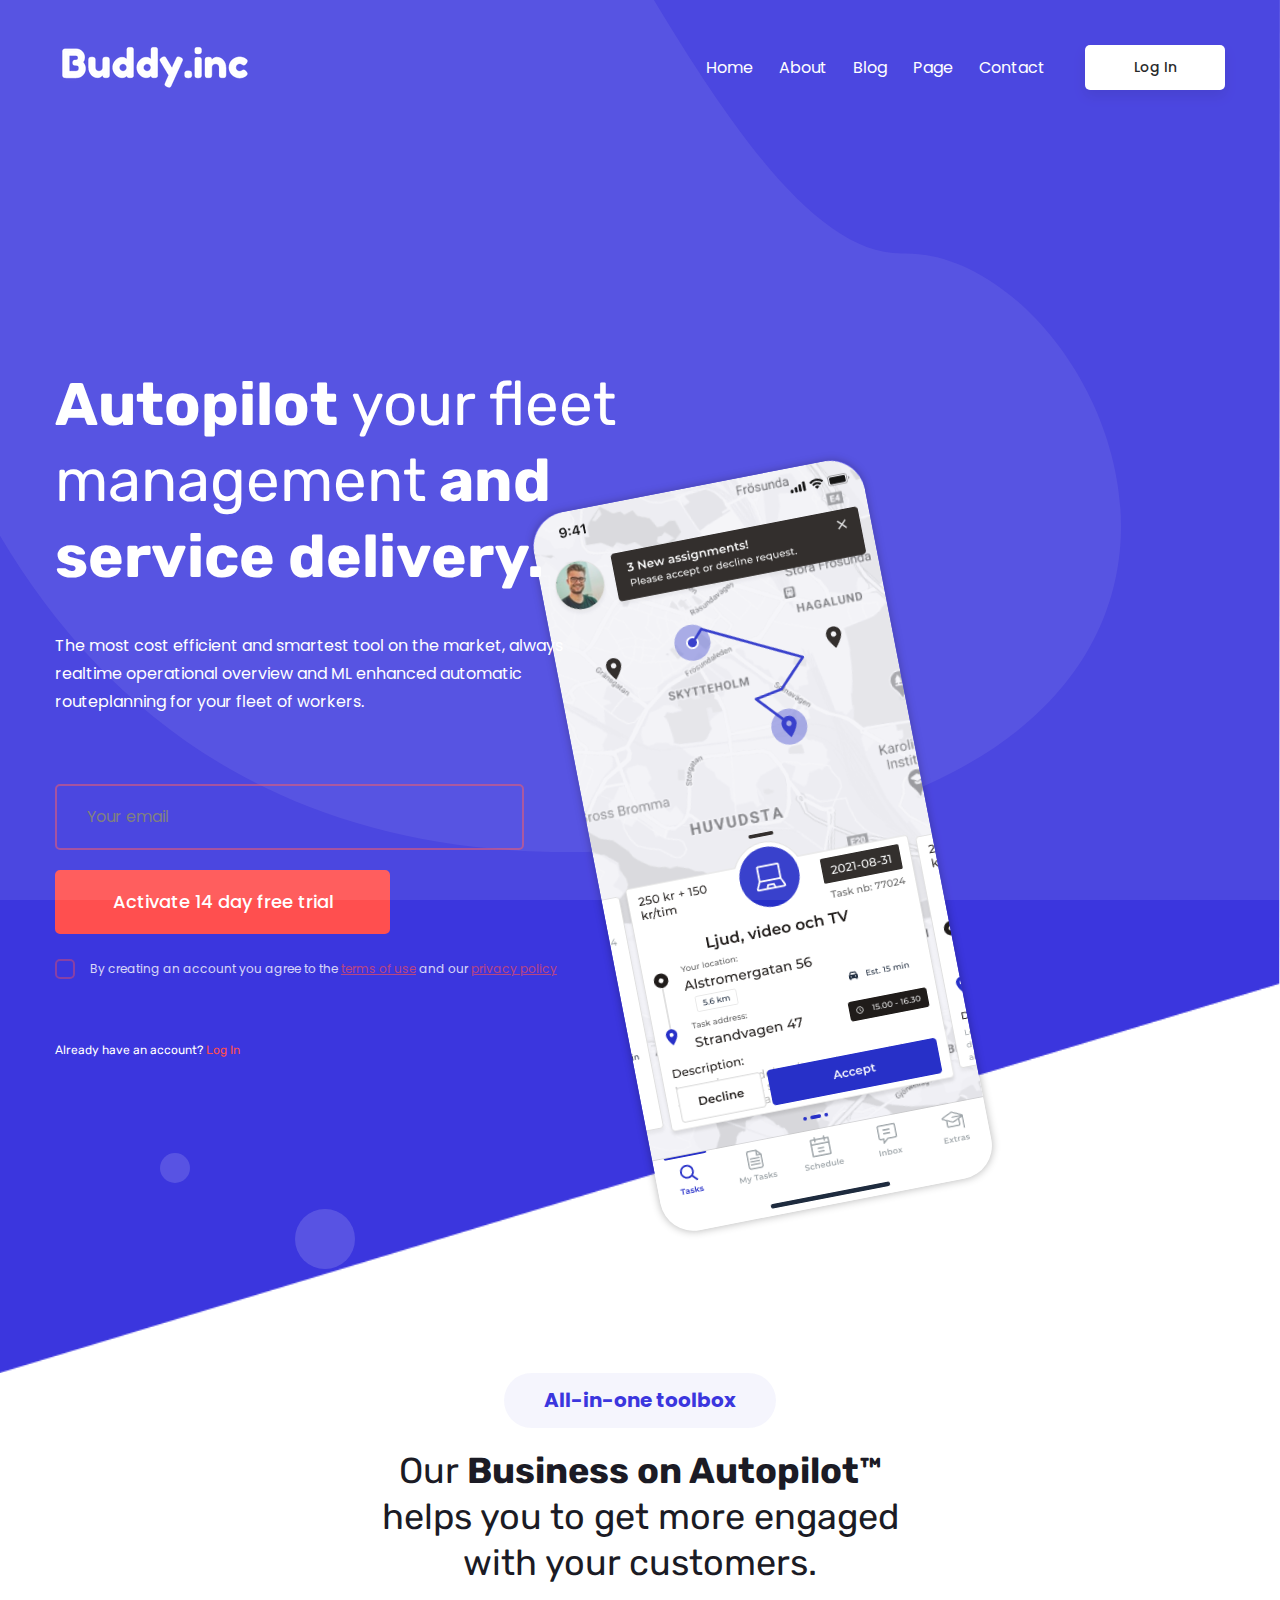
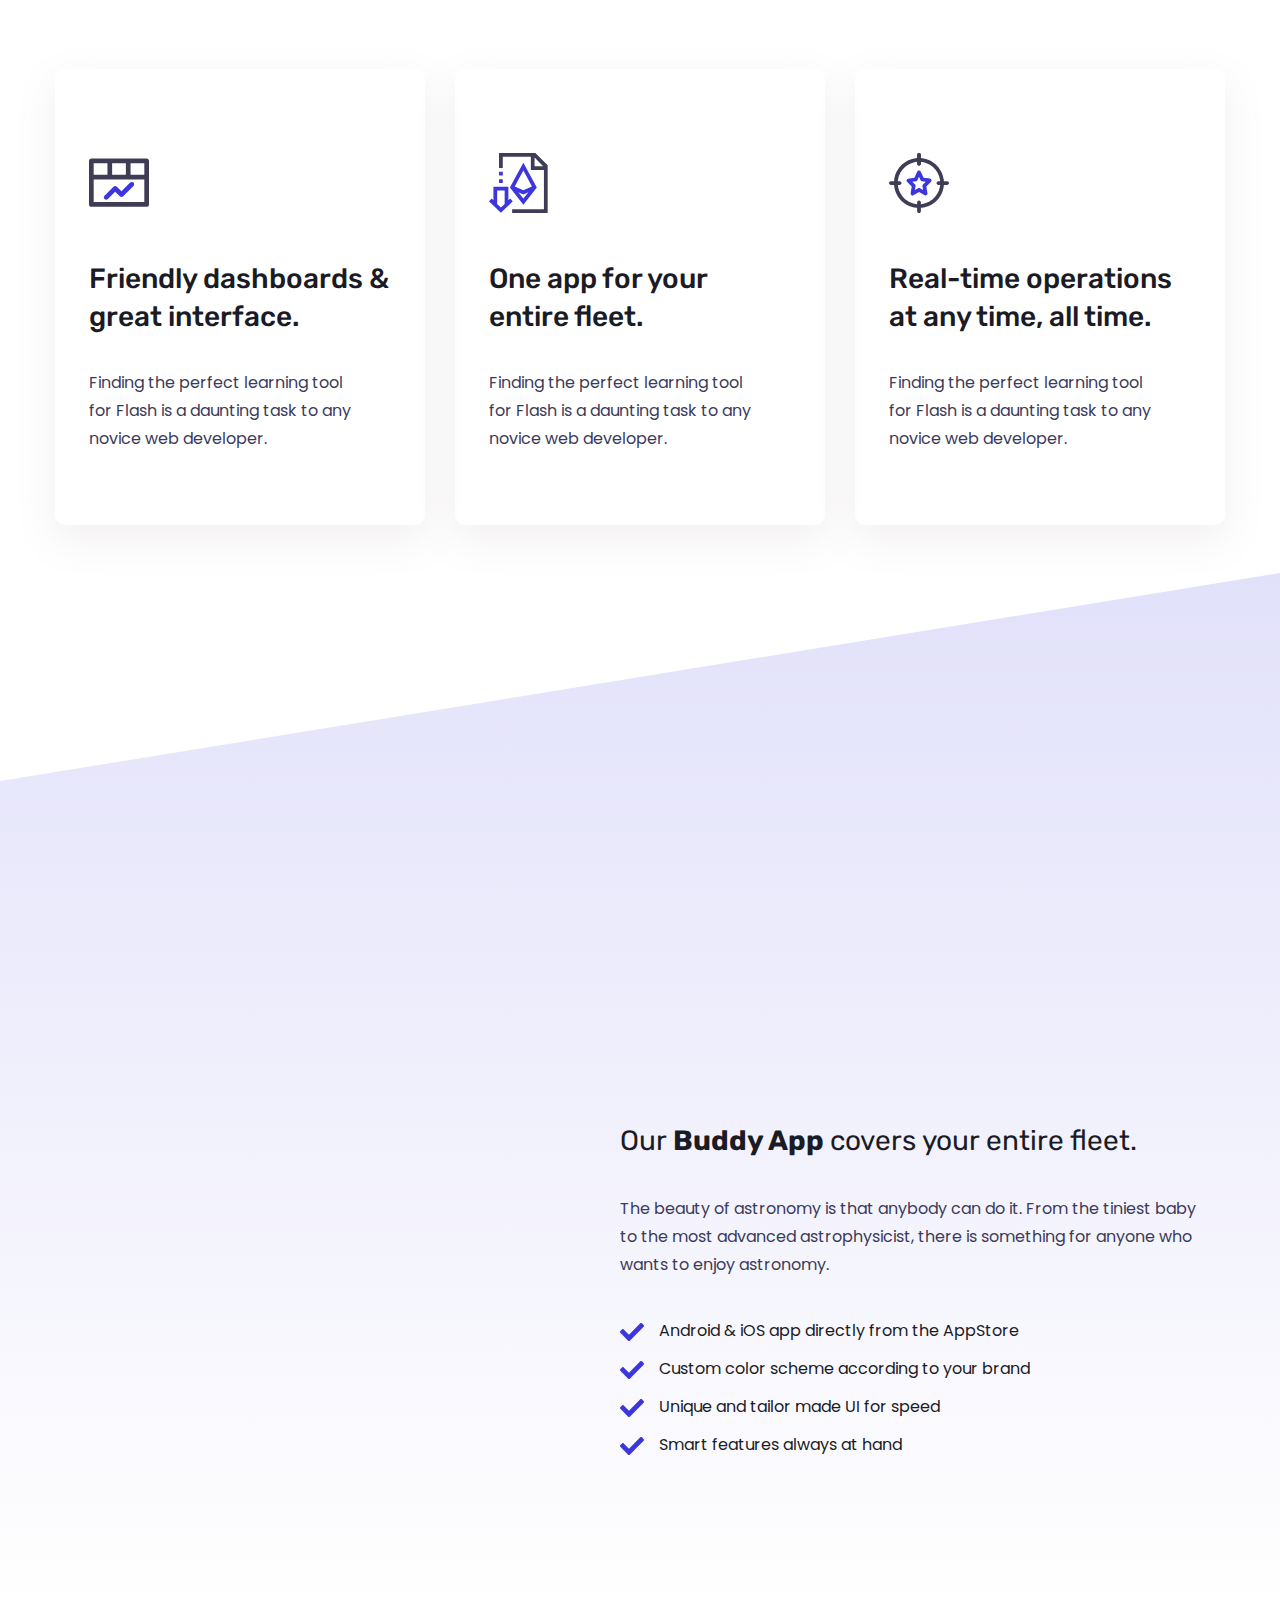
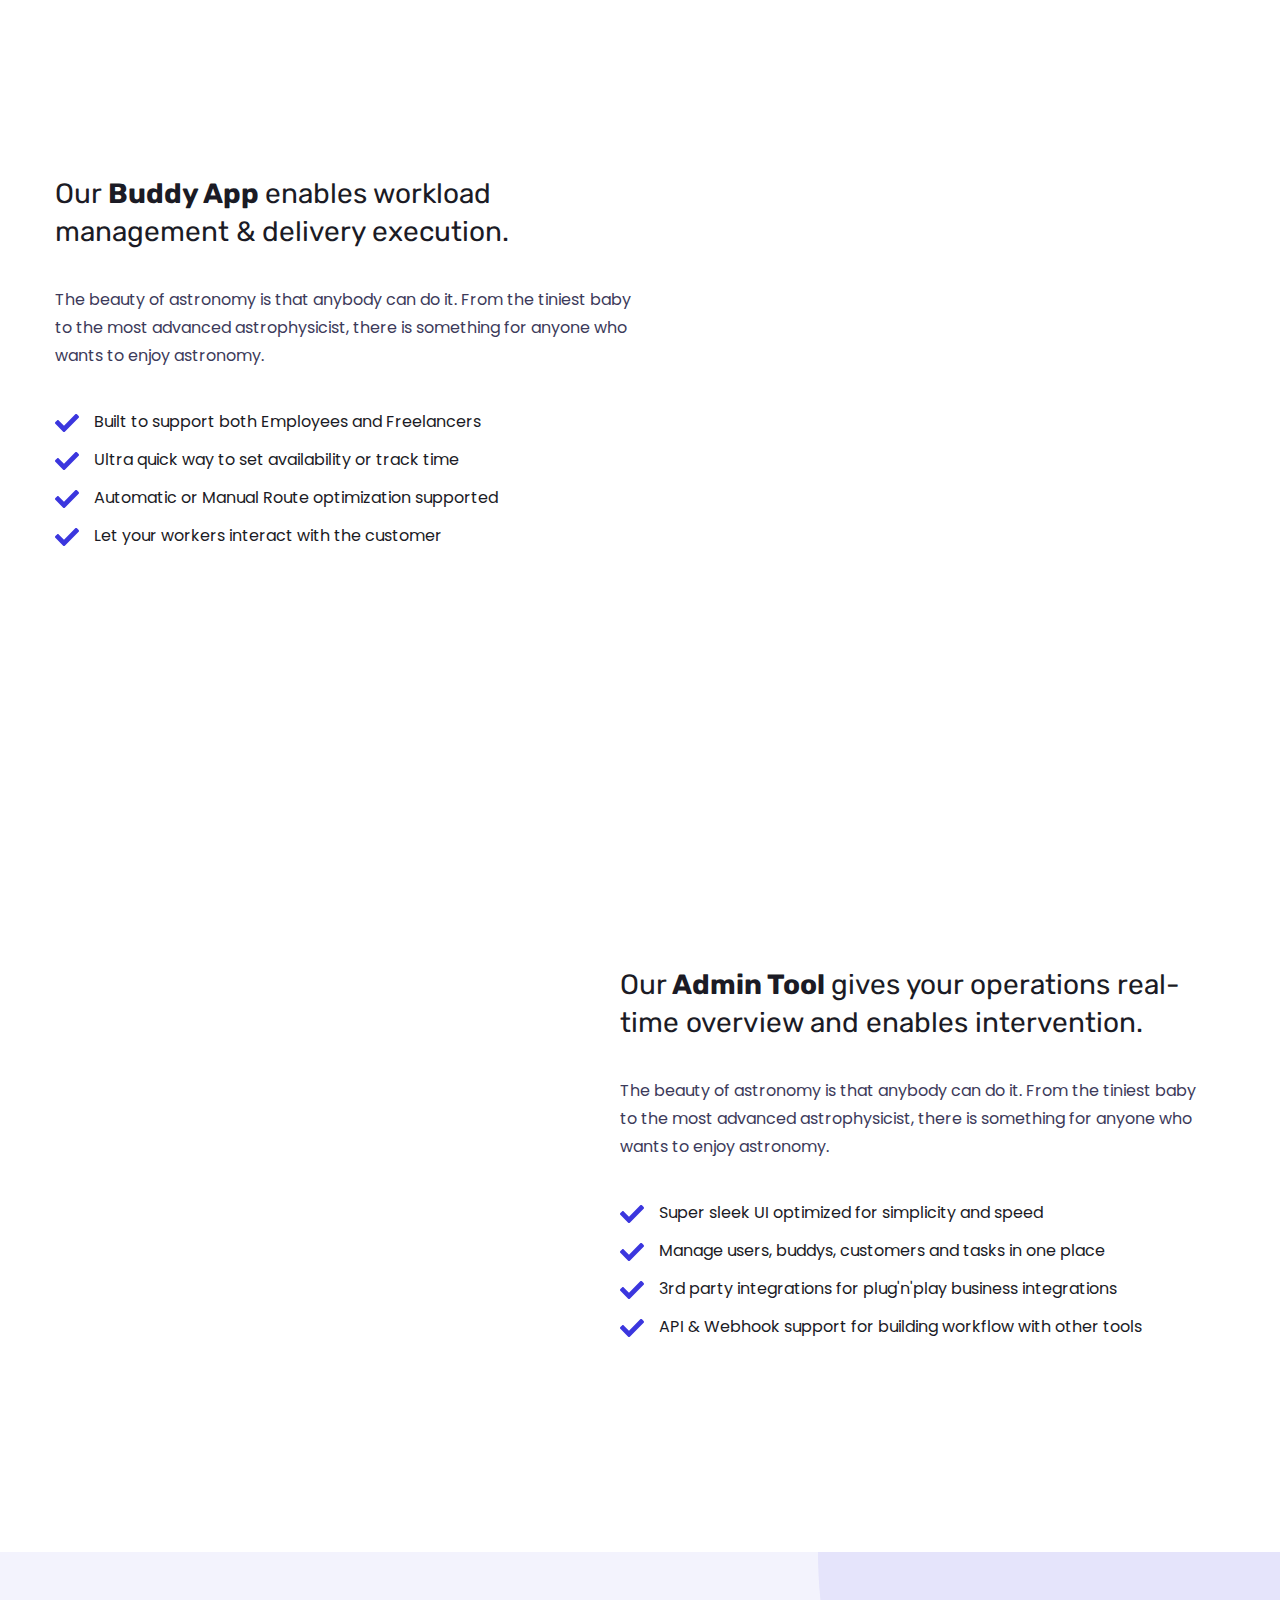
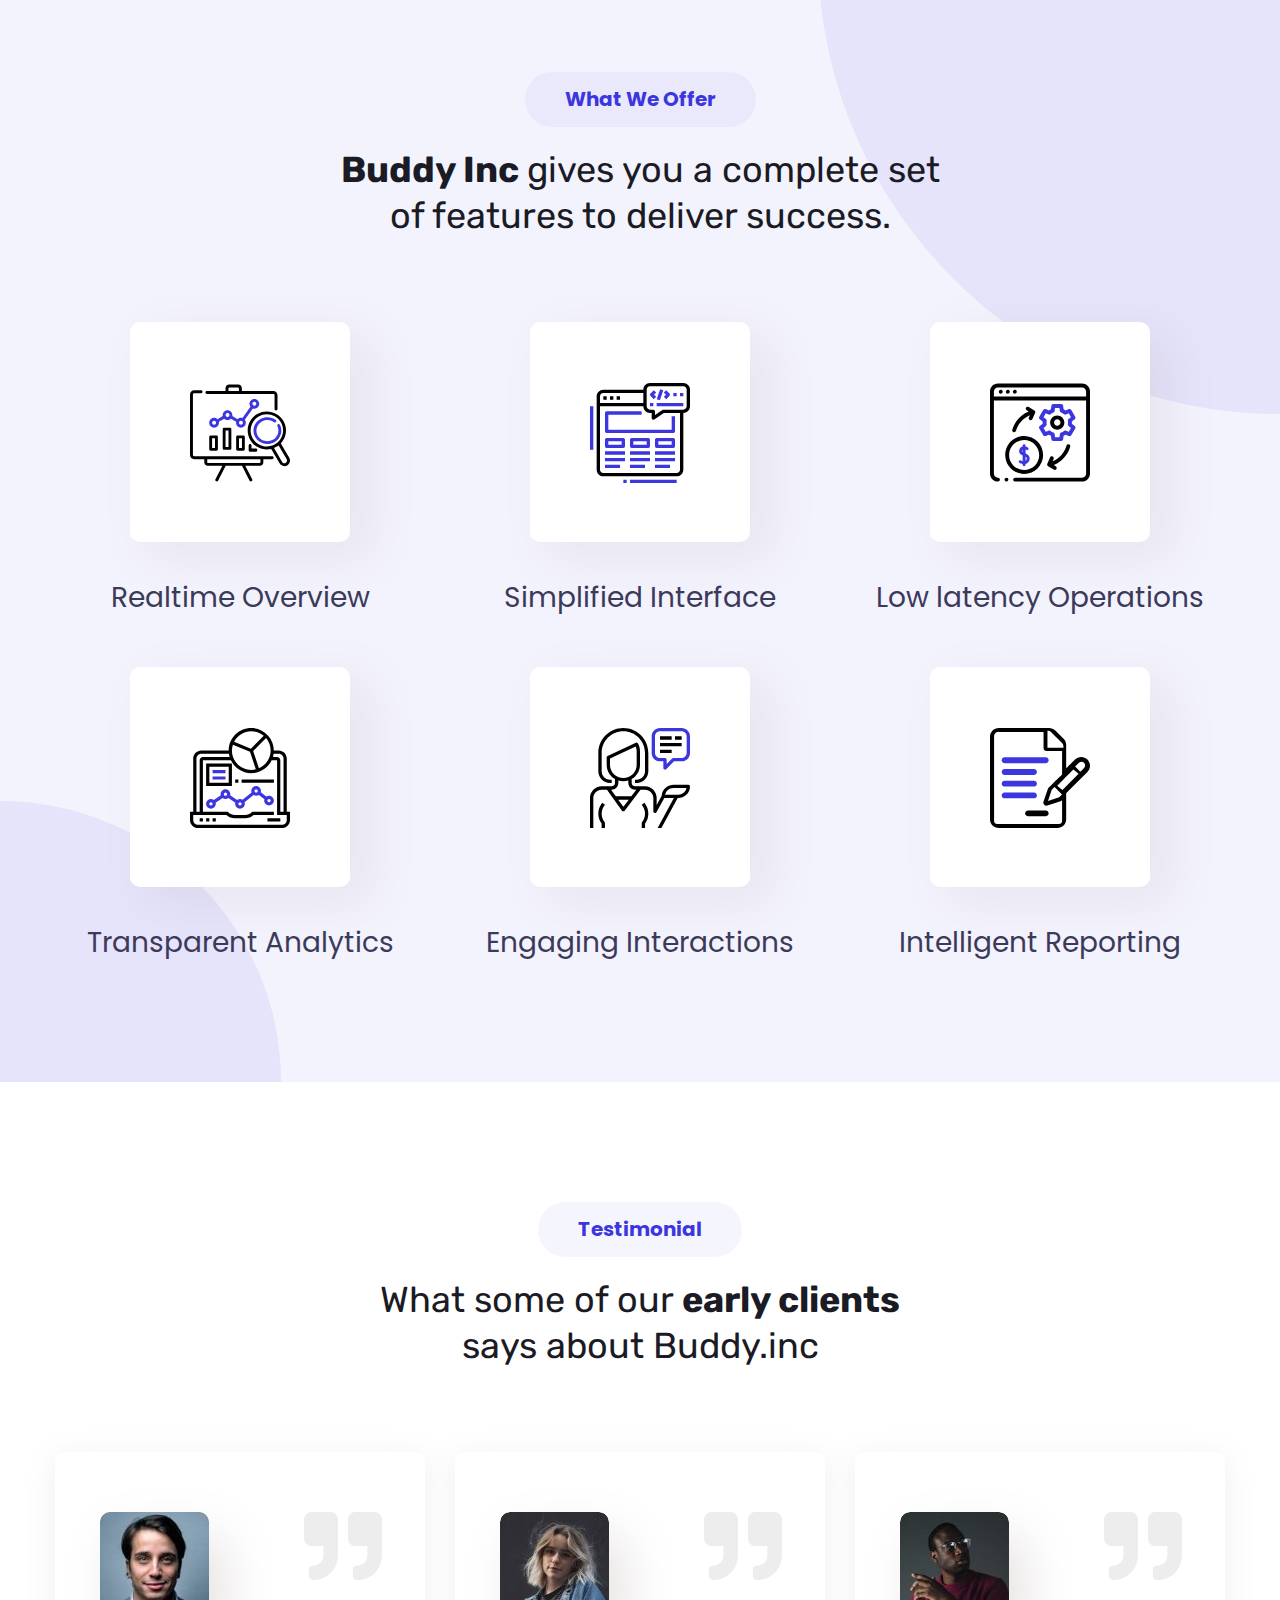
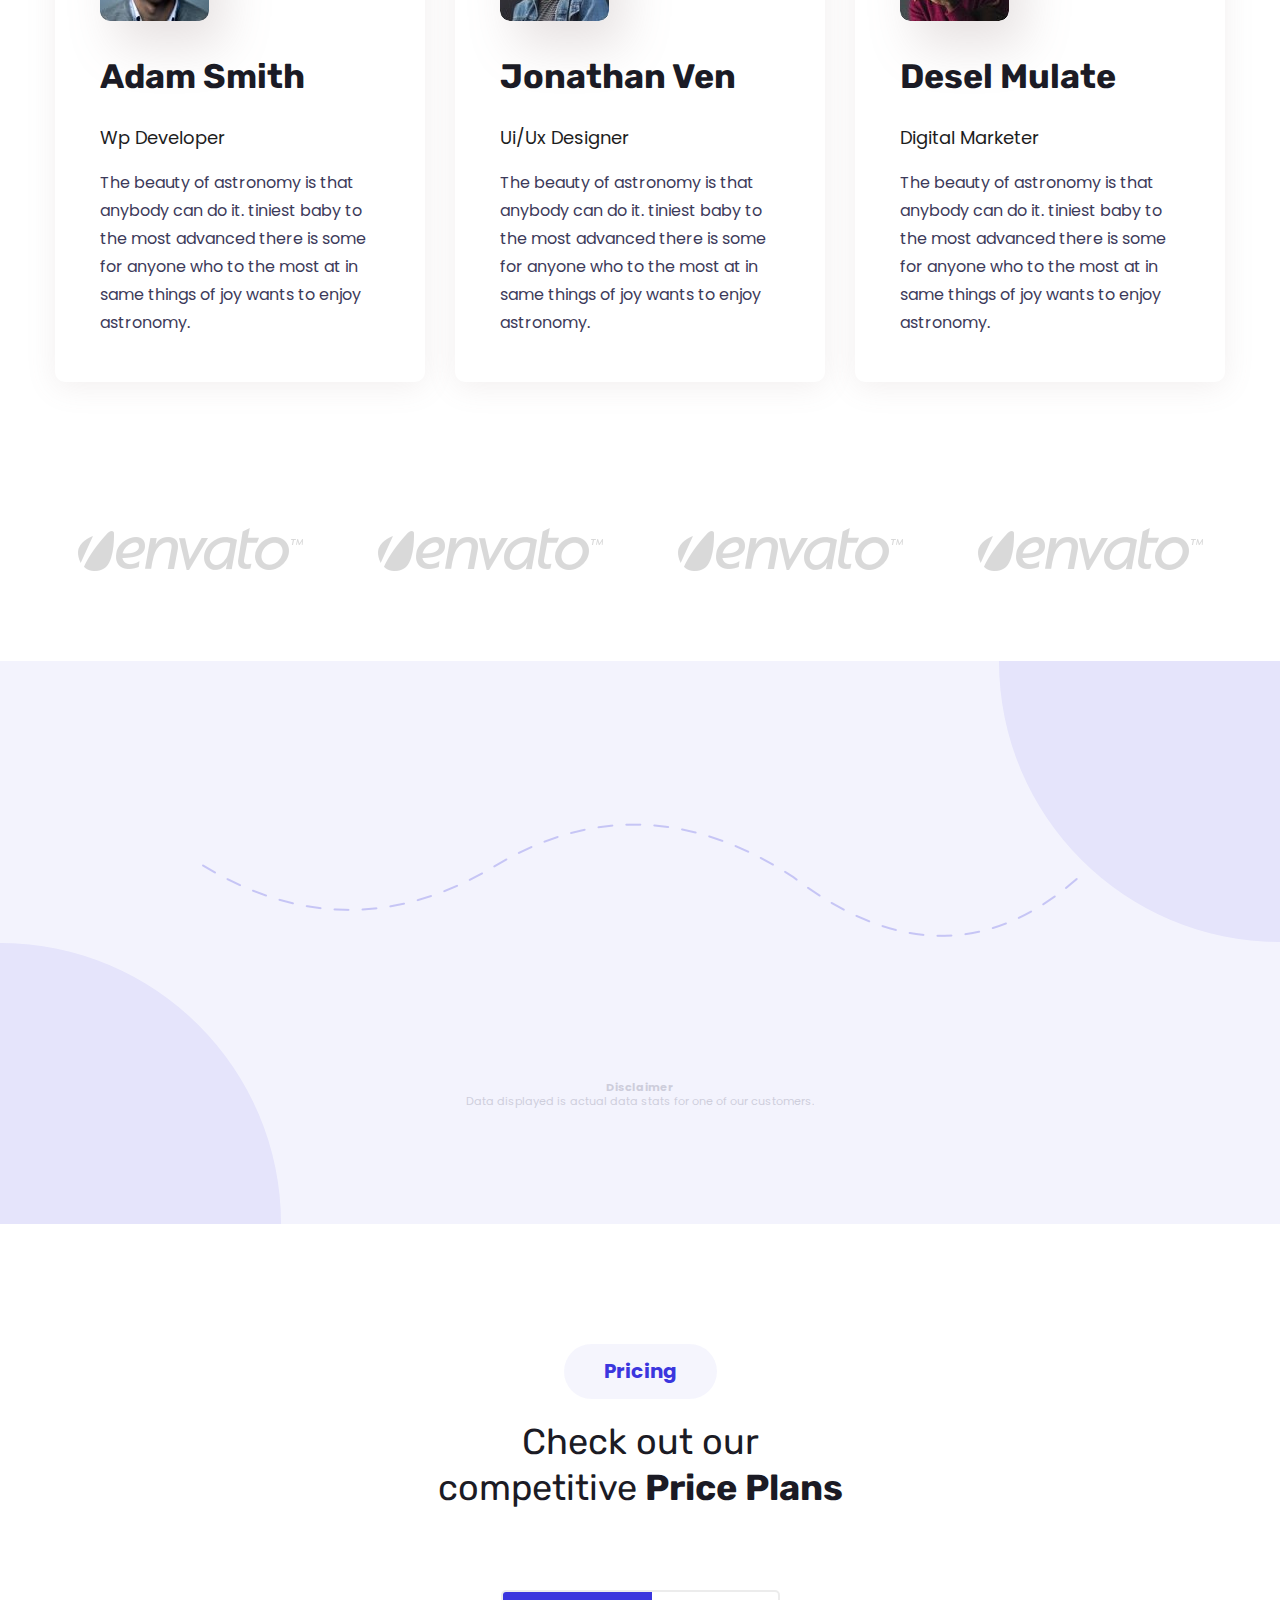
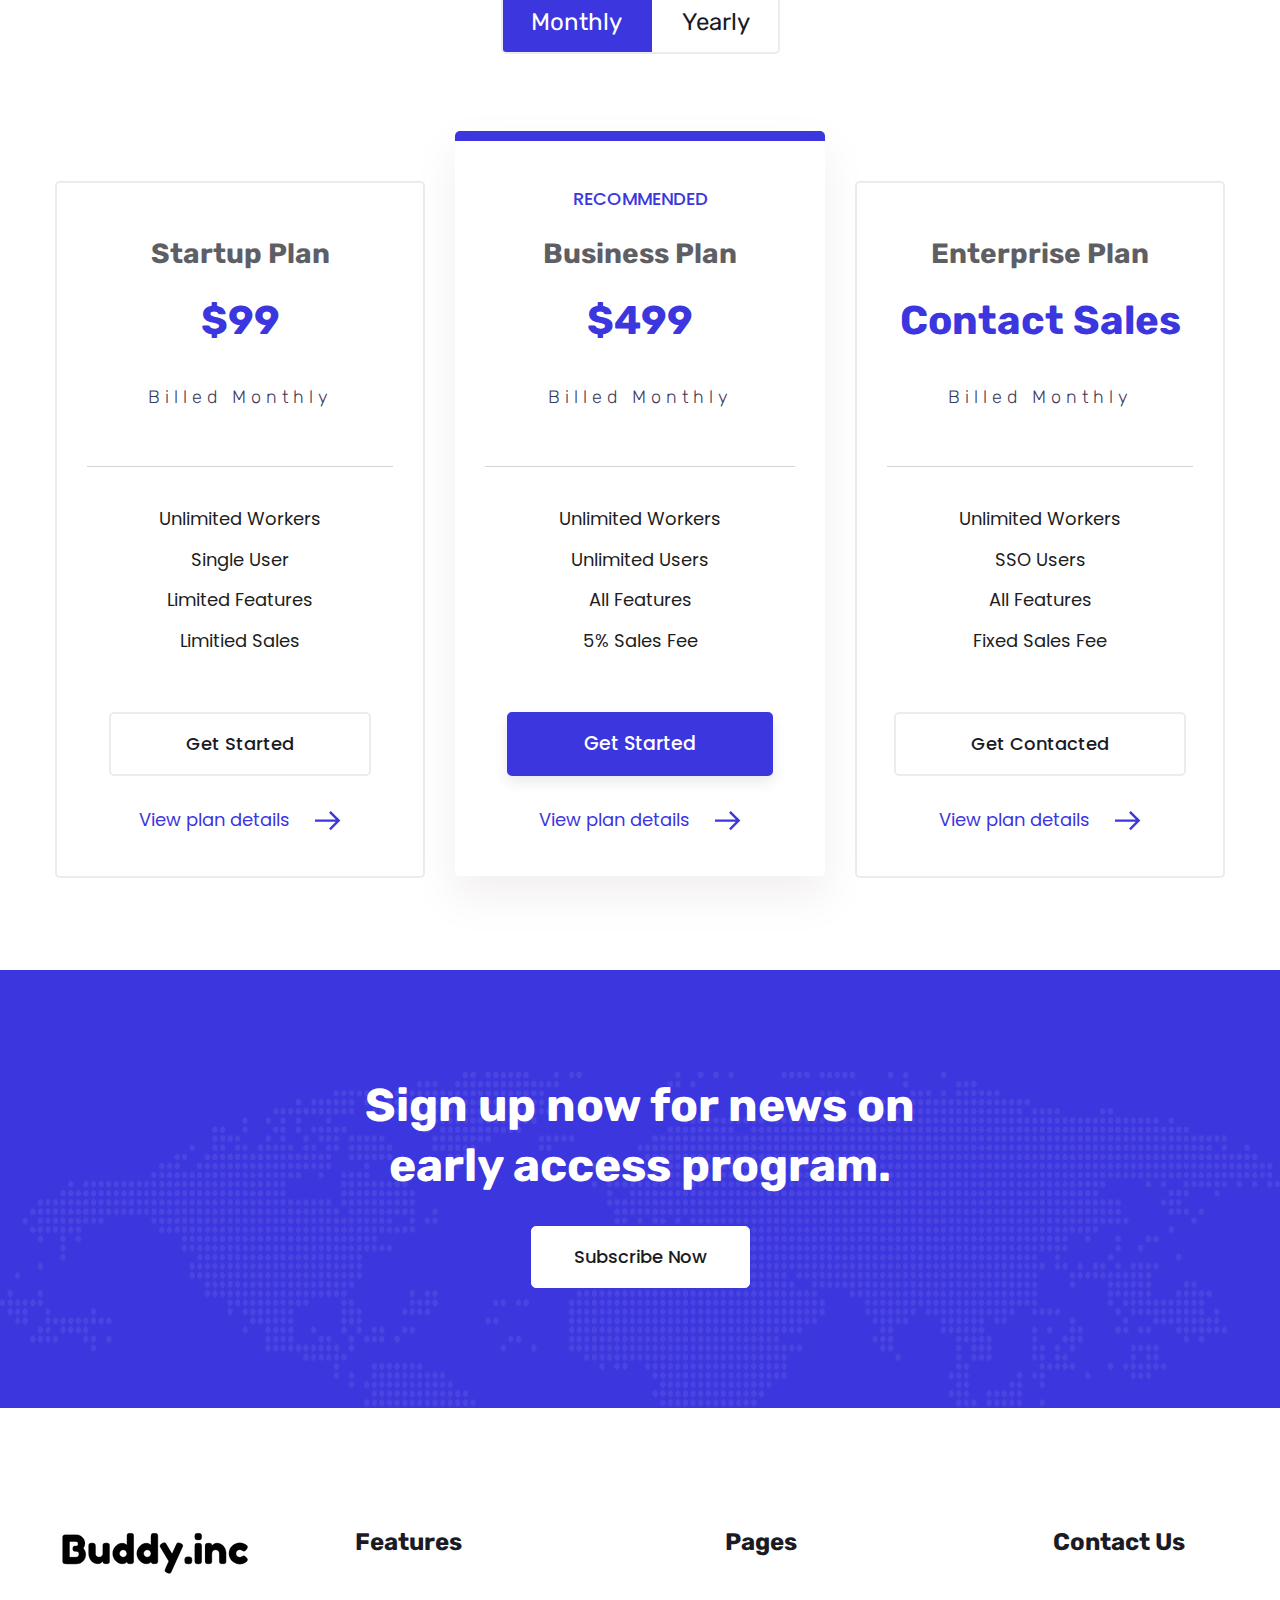
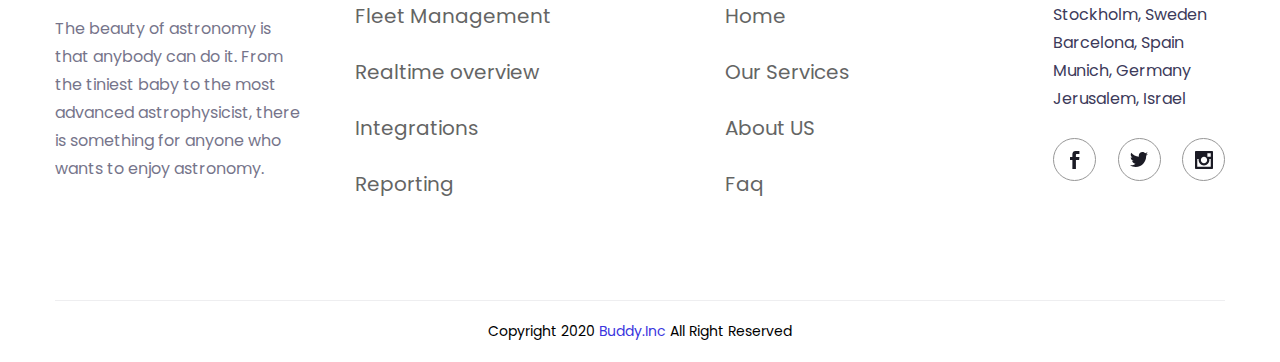
<file: 2/index.html>
<!doctype html>
<html lang="en">

<head>

    <!--====== Required meta tags ======-->
    <meta charset="utf-8">
    <meta http-equiv="x-ua-compatible" content="ie=edge">
    <meta name="description" content="">
    <meta name="viewport" content="width=device-width, initial-scale=1, shrink-to-fit=no">

    <!--====== Title ======-->
    <title>Buddy.Inc - Business on Autopilot&trade;</title>

    <!--====== Favicon Icon ======-->
    <link rel="shortcut icon" href="assets/images/favicon.ico" type="image/png">

    <!--====== Bootstrap css ======-->
    <link rel="stylesheet" href="assets/css/A.bootstrap.min.css+font-awesome.min.css+magnific-popup.css+slick.css+animate.min.css+custom-animation.css+default.css,Mcc.0NrOQWCHVF.css.pagespeed.cf.9B_BhCGtVr.css">

    <!--====== Fontawesome css ======-->
    

    <!--====== magnific popup css ======-->
    

    <!--====== Slick css ======-->
    

    <!--====== animation css ======-->
    

    <!--====== custom animation css ======-->
    

    <!--====== Default css ======-->
    

    <!--====== Style css ======-->
    <link rel="stylesheet" href="assets/css/styles.css?42">


</head>

<body>

    <!--====== PRELOADER PART START ======-->

    <div class="preloader" id="preloader">
        <div class="three ">
            <div class="loader" id="loader">
                <span></span>
                <span></span>
                <span></span>
            </div>
        </div>
    </div>

    <!--====== PRELOADER PART START ======-->

    <!--====== HEADER PART START ======-->

    <header class="header-area header-2-area">
        <div class="header-nav">
            <div class="container">
                <div class="row">
                    <div class="col-lg-12">
                        <div class="navigation">
                            <nav class="navbar navbar-expand-lg navbar-light ">
                                <a class="navbar-brand" href="index.html"><img src="assets/images/logo-white.png" alt=""></a> <!-- logo -->
                                <a class="navbar-brand-2" href="index.html"><img src="assets/images/logo-black.png" alt=""></a> <!-- logo -->
                                <button class="navbar-toggler" type="button" data-toggle="collapse" data-target="#navbarSupportedContent" aria-controls="navbarSupportedContent" aria-expanded="false" aria-label="Toggle navigation">
                                    <span class="toggler-icon"></span>
                                    <span class="toggler-icon"></span>
                                    <span class="toggler-icon"></span>
                                </button> <!-- navbar toggler -->

                                <div class="collapse navbar-collapse sub-menu-bar" id="navbarSupportedContent">
                                    <ul class="navbar-nav ml-auto">
                                        <li class="nav-item active">
                                            <a class="nav-link" href="index.html">Home</a>
                                           
                                        </li>
                                        <li class="nav-item">
                                            <a class="nav-link" href="about.html">About </a>
                                        </li>
                                        <li class="nav-item">
                                            <a class="nav-link" href="#">Blog </a>
                                           
                                        </li>
                                        <li class="nav-item">
                                            <a class="nav-link" href="#">Page </a>
                                           
                                        </li>
                                        <li class="nav-item">
                                            <a class="nav-link" href="contact.html">Contact</a>
                                        </li>
                                    </ul>
                                </div> <!-- navbar collapse -->
                                <div class="navbar-btn d-none d-sm-block">
                                    <a class="main-btn" href="error.html">Log In</a>
                                </div>
                            </nav>
                        </div> <!-- navigation -->
                    </div>
                </div> <!-- row -->
            </div>
        </div>
    </header>

    <!--====== HEADER PART ENDS ======-->

    <!--====== BANNER PART START ======-->

    <section class="banner-area banner-2-area d-flex align-items-center">
        <div class="banner__bg"></div>
        <div class="container">
            <div class="row">
                <div class="col-lg-7">
                    <div class="banner-content">
                        <h1 class="title">Autopilot <span>your fleet management</span> and service delivery.</h1>
                        <p>The most cost efficient and smartest tool on the market, always realtime operational overview and ML enhanced automatic routeplanning for your fleet of workers.</p>
                        <div class="login-form">
                            <form action="#">
                                <div class="input-box mt-30">
                                    <input type="email" placeholder="Your email">
                                </div>
                                
                                <div class="input-box pt-20">
                                    <button class="main-btn" type="submit">Activate 14 day free trial</button>
                                </div>
                                <div class="input-btns pt-20 pb-20">
                                    <ul class="checkbox_common checkbox_style5">
                                        <li>
                                            <input type="checkbox" name="checkbox5" id="checkbox13">
                                            <label for="checkbox13"><span></span>By creating an account you agree to the <a href="#">terms of use</a> and our <a href="#"> privacy policy</a></label>
                                        </li>
                                    </ul>
                                </div>
                                <div class="create-account-link mt-20">
                                    <span>Already have an account? <a href="#">Log In</a></span>
                                </div> 
                            </form>
                        </div>
                    </div> <!-- banner content -->
                </div>
            </div> <!-- row -->
        </div>
        <div class="banner-shaps-item">
            <div class="banner-shape">
                <img src="assets/images/banner-shape.svg" alt="">
            </div>
            <div class="banner-thumb animated wow fadeInRight" data-wow-duration="1500ms" data-wow-delay="300ms">
                <img src="assets/images/dashboard.png" class="splash-dash" alt="thumb">
            </div>
            <div class="banner-thumb-2 animated wow fadeInRight" data-wow-duration="1500ms" data-wow-delay="350ms">
                <img src="assets/images/tasks-blue.png" class="splash" alt="thumb">
            </div>
        </div>
    </section>

    <!--====== BANNER PART ENDS ======-->

    <!--====== SERVICES PART START ======-->

    <section class="sevices-area">
        <div class="container">
            <div class="row justify-content-center">
                <div class="col-lg-6 col-md-8">
                    <div class="section-title section-title-2 text-center">
                        <span>All-in-one toolbox</span>
                        <h3 class="title"><span>Our</span> Business on Autopilot&trade; <span>helps you to get more engaged with your customers.</span></h3>
                    </div> <!-- SECTION TITLE -->
                </div>
            </div> <!-- row -->
            <div class="row justify-content-center">
                <div class="col-lg-4 col-md-6 col-sm-9">
                    <div class="sevices-item services-2-item mt-30">
                        <svg xmlns="http://www.w3.org/2000/svg" width="60" height="49" viewBox="0 0 60 49">
                            <g fill="none">
                                <path fill="#3F3D56" d="M57.656 0H2.344C1.049 0 0 1.049 0 2.343v43.575c0 1.294 1.05 2.343 2.344 2.343h55.312c1.295 0 2.344-1.049 2.344-2.343V2.343C60 1.049 58.95 0 57.656 0zM23.125 4.686h13.75v11.598h-13.75V4.686zm-18.438 0h13.75v11.598H4.687V4.686zm50.626 38.89H4.687V20.968h50.626v22.606zm0-27.292h-13.75V4.686h13.75v11.598z"/>
                                <path fill="#3b36de" d="M32.458 32.814l8.709-8.706c.915-.914 2.399-.914 3.314 0 .915.916.915 2.399 0 3.314L34.115 37.783c-.915.915-2.4.915-3.315 0l-4.654-4.652-7.313 7.31c-.915.915-2.399.915-3.314 0s-.915-2.399 0-3.313l8.97-8.967c.915-.915 2.4-.914 3.315 0l4.654 4.653z"/>
                            </g>
                        </svg>
                        <h4 class="title">Friendly dashboards & great interface.</h4>
                        <p>Finding the perfect learning tool for Flash is a daunting task to any novice web developer.</p>
                        <div class="services-overlay-1">
                            <img src="assets/images/overly-1.svg" alt="">
                        </div>
                        <div class="services-overlay-2">
                            <img src="assets/images/overly-2.svg" alt="">
                        </div>
                        <div class="services-overlay-3">
                            <img src="assets/images/overly-3.svg" alt="">
                        </div>
                    </div> <!-- services item -->
                </div>
                <div class="col-lg-4 col-md-6 col-sm-9">
                    <div class="sevices-item services-2-item mt-30">
                        <svg xmlns="http://www.w3.org/2000/svg" width="59" height="60" viewBox="0 0 59 60">
                            <g fill="#3b36de">
                                <path fill="#3b36de" d="M47.812 34.434L34.356 9.71 20.899 34.434l13.457 17.233 13.456-17.233zM34.356 17.541l8.619 15.834-8.62 3.938-8.618-3.938 8.619-15.834zm0 23.896l5.032-2.296-5.032 6.442-5.032-6.444 5.032 2.298zM21.184 45.53l-1.794 1.75V33.75H4.423v13.53L2.63 45.53.02 48.22l11.888 11.593 11.886-11.584-2.61-2.698zm-5.536 5.397l-3.741 3.645-3.742-3.645V37.5h7.483v13.427zM10.036 26.25H13.777999999999999V30H10.036zM10.036 18.75H13.777999999999999V22.5H10.036z"/>
                                <path fill="#3F3D56" d="M46.355 0h-36.32v15h3.742V3.75H41.84v13.125h13.095V56.25H23.131V60h35.545V12.349L46.356 0zm-.774 13.125V4.526l8.579 8.599h-8.58z"/>
                            </g>
                        </svg>
                        <h4 class="title">One app for your entire fleet.</h4>
                        <p>Finding the perfect learning tool for Flash is a daunting task to any novice web developer.</p>
                        <div class="services-overlay-1">
                            <img src="assets/images/overly-1.svg" alt="">
                        </div>
                        <div class="services-overlay-2">
                            <img src="assets/images/overly-2.svg" alt="">
                        </div>
                        <div class="services-overlay-3">
                            <img src="assets/images/overly-3.svg" alt="">
                        </div>
                    </div> <!-- services item -->
                </div>
                <div class="col-lg-4 col-md-6 col-sm-9">
                    <div class="sevices-item services-2-item item-3 mt-30">
                        <svg xmlns="http://www.w3.org/2000/svg" width="60" height="60" viewBox="0 0 60 60">
                            <g fill="none">
                                <path fill="#3b36de" d="M23.48 42.5c-.378 0-.755-.112-1.075-.34-.588-.412-.89-1.122-.777-1.83l1.077-6.75-4.667-4.745c-.49-.503-.666-1.235-.443-1.902.22-.668.795-1.155 1.49-1.265l6.352-.99 2.838-6.093c.305-.663.992-1.063 1.7-1.085.725 0 1.385.418 1.695 1.073l2.877 6.072 6.356.948c.694.105 1.275.587 1.5 1.252.227.665.06 1.402-.43 1.905l-4.636 4.778 1.125 6.74c.118.71-.18 1.422-.765 1.837-.59.418-1.36.463-1.987.115l-5.672-3.105-5.648 3.145c-.282.163-.598.24-.91.24zm-.205-13.692l2.77 2.817c.417.425.607 1.023.512 1.61l-.617 3.873 3.177-1.77c.563-.313 1.248-.316 1.816-.005l3.194 1.75-.647-3.868c-.097-.588.09-1.188.505-1.615l2.75-2.835-3.733-.558c-.62-.092-1.15-.485-1.417-1.05l-1.598-3.37-1.574 3.38c-.263.568-.793.965-1.408 1.063l-3.73.578z"/>
                                <path fill="#3F3D56" d="M30 55C16.215 55 5 43.785 5 30S16.215 5 30 5s25 11.215 25 25-11.215 25-25 25zm0-46.25C18.282 8.75 8.75 18.282 8.75 30S18.282 51.25 30 51.25 51.25 41.718 51.25 30 41.718 8.75 30 8.75z"/>
                                <path fill="#3F3D56" d="M30 12.5c-1.035 0-1.875-.84-1.875-1.875v-8.75C28.125.84 28.965 0 30 0c1.035 0 1.875.84 1.875 1.875v8.75c0 1.035-.84 1.875-1.875 1.875z"/>
                                <path fill="#3F3D56" d="M30 12.5c-1.035 0-1.875-.84-1.875-1.875v-8.75C28.125.84 28.965 0 30 0c1.035 0 1.875.84 1.875 1.875v8.75c0 1.035-.84 1.875-1.875 1.875zM58.125 31.875h-8.75c-1.035 0-1.875-.84-1.875-1.875 0-1.035.84-1.875 1.875-1.875h8.75c1.035 0 1.875.84 1.875 1.875 0 1.035-.84 1.875-1.875 1.875zM30 60c-1.035 0-1.875-.84-1.875-1.875v-8.75c0-1.035.84-1.875 1.875-1.875 1.035 0 1.875.84 1.875 1.875v8.75C31.875 59.16 31.035 60 30 60zM10.625 31.875h-8.75C.84 31.875 0 31.035 0 30c0-1.035.84-1.875 1.875-1.875h8.75c1.035 0 1.875.84 1.875 1.875 0 1.035-.84 1.875-1.875 1.875z"/>
                            </g>
                        </svg>
                        <h4 class="title">Real-time operations at any time, all time.</h4>
                        <p>Finding the perfect learning tool for Flash is a daunting task to any novice web developer.</p>
                        <div class="services-overlay-1">
                            <img src="assets/images/overly-1.svg" alt="">
                        </div>
                        <div class="services-overlay-2">
                            <img src="assets/images/overly-2.svg" alt="">
                        </div>
                        <div class="services-overlay-3">
                            <img src="assets/images/overly-3.svg" alt="">
                        </div>
                    </div> <!-- services item -->
                </div>
            </div> <!-- row -->
        </div>
    </section>

    <!--====== SERVICES PART ENDS ======-->

    <!--====== ADVERTISER PART START ======-->

    <section class="advertiser-area advertiser-2-area">
        <div class="advertiser-bg"></div>
        <div class="container">
            <div class="advertiser-item">
                <div class="row align-items-center">
                    <div class="col-lg-5">
                        <div class="advertiser-thumb animated wow fadeInLeft" data-wow-duration="1500ms" data-wow-delay="100ms">
                            <div class="branding shadow" alt=""></div>
                            <div class="thumb">
                                <div class="branding-info shadow-dash" alt="advertiser">
                                <b>Built-in support</b> for Tint & Accent custom color palettes that enables you to bring part of your brand experience to our Buddy App.
                                </div>
                            </div>
                            <div class="advertiser-bg-shape">
                                <img src="assets/images/advertiser-shape-4.png" alt="">
                                <div class="round-shape"></div>
                                <div class="advertiser-shape-1">
                                    <img src="assets/images/xadvertiser-shape-1.png.pagespeed.ic.pKAQK3Tp96.png" alt="">
                                </div>
                                <div class="advertiser-shape-2">
                                    <img src="assets/images/xadvertiser-shape-2.png.pagespeed.ic.ijgMW_hq25.png" alt="">
                                </div>
                            </div>
                        </div> <!-- advertiser thumb -->
                    </div>
                    <div class="col-lg-7">
                        <div class="advertiser-content pl-65">
                            <h4 class="title"><span>Our</span> Buddy App <span>covers your entire fleet.</span></h4>
                            <p>The beauty of astronomy is that anybody can do it. From the tiniest baby to the most advanced astrophysicist, there is something for anyone who wants to enjoy astronomy. </p>
                            <ul>
                                <li><img src="assets/images/check-2.svg" alt="svg">Android & iOS app directly from the AppStore</li>
                                <li><img src="assets/images/check-2.svg" alt="svg">Custom color scheme according to your brand</li>
                                <li><img src="assets/images/check-2.svg" alt="svg">Unique and tailor made UI for speed</li>
                                <li><img src="assets/images/check-2.svg" alt="svg">Smart features always at hand</li>
                            </ul>
                        </div> <!-- advertiser content -->
                    </div>
                </div> <!-- row -->
            </div> <!-- advertiser item -->
            <div class="advertiser-item item-2">
                <div class="row align-items-center">
                    <div class="col-lg-7">
                        <div class="advertiser-content pr-65">
                            <h4 class="title"><span>Our</span> Buddy App <span>enables workload management & delivery execution.</span></h4>
                            <p>The beauty of astronomy is that anybody can do it. From the tiniest baby to the most advanced astrophysicist, there is something for anyone who wants to enjoy astronomy. </p>
                            <ul>
                                <li><img src="assets/images/check-2.svg" alt="svg">Built to support both Employees and Freelancers</li>
                                <li><img src="assets/images/check-2.svg" alt="svg">Ultra quick way to set availability or track time</li>
                                <li><img src="assets/images/check-2.svg" alt="svg">Automatic or Manual Route optimization supported</li>
                                <li><img src="assets/images/check-2.svg" alt="svg">Let your workers interact with the customer</li>
                            </ul>
                        </div> <!-- advertiser content -->
                    </div>
                    <div class="col-lg-5">
                        <div class="advertiser-thumb text-right animated wow fadeInRight" data-wow-duration="1500ms" data-wow-delay="100ms">
                            <div class="schedule shadow"></div>
                            <div class="advertiser-bg-shape">
                                <img src="assets/images/advertiser-shape-4.png" alt="">
                                <div class="round-shape"></div>
                                <div class="advertiser-shape-1">
                                    <img src="assets/images/xadvertiser-shape-1.png.pagespeed.ic.pKAQK3Tp96.png" alt="">
                                </div>
                                <div class="advertiser-shape-2">
                                    <img src="assets/images/xadvertiser-shape-2.png.pagespeed.ic.ijgMW_hq25.png" alt="">
                                </div>
                            </div>
                        </div> <!-- advertiser thumb -->
                    </div>
                </div> <!-- row -->
            </div> <!-- advertiser item -->
            <div class="advertiser-item item-3">
                <div class="row align-items-center">
                    <div class="col-lg-5">
                        <div class="advertiser-thumb animated wow fadeInLeft" data-wow-duration="1500ms" data-wow-delay="100ms">
                            <div class="dashboard shadow-dash" alt=""></div>
                            <div class="advertiser-bg-shape">
                                <img src="assets/images/advertiser-shape-4.png" alt="">
                                <div class="round-shape"></div>
                                <div class="advertiser-shape-2">
                                    <img src="assets/images/xadvertiser-shape-2.png.pagespeed.ic.ijgMW_hq25.png" alt="">
                                </div>
                            </div>
                        </div> <!-- advertiser thumb -->
                    </div>
                    <div class="col-lg-7">
                        <div class="advertiser-content pl-65">
                            <h4 class="title"><span>Our</span> Admin Tool <span> gives your operations real-time overview and enables intervention.</span></h4>
                            <p>The beauty of astronomy is that anybody can do it. From the tiniest baby to the most advanced astrophysicist, there is something for anyone who wants to enjoy astronomy. </p>
                            <ul>
                                <li><img src="assets/images/check-2.svg" alt="svg">Super sleek UI optimized for simplicity and speed</li>
                                <li><img src="assets/images/check-2.svg" alt="svg">Manage users, buddys, customers and tasks in one place</li>
                                <li><img src="assets/images/check-2.svg" alt="svg">3rd party integrations for plug'n'play business integrations</li>
                                <li><img src="assets/images/check-2.svg" alt="svg">API & Webhook support for building workflow with other tools</li>
                            </ul>
                        </div> <!-- advertiser content -->
                    </div>
                </div> <!-- row -->
            </div> <!-- advertiser item -->
        </div>
    </section>

    <!--====== ADVERTISER PART ENDS ======-->

    <!--====== WHAT WE DO PART START ======-->

    <section class="what-we-do-area what-we-do-2-area">
        <div class="container">
            <div class="row justify-content-center">
                <div class="col-lg-7">
                    <div class="section-title section-title-2 text-center">
                        <span>What We Offer</span>
                        <h3 class="title">Buddy Inc <span>gives you a complete set of features to deliver success.</span></h3>
                    </div> <!-- SECTION TITLE -->
                </div>
            </div> <!-- row -->
            <div class="row justify-content-center">
                <div class="col-lg-4 col-md-6 col-sm-8">
                    <div class="what-we-do-item what-we-do-2-item text-center mt-30">
                        <div class="icon">
                            <svg xmlns="http://www.w3.org/2000/svg" width="100" height="97" viewBox="0 0 100 97">
                                <g fill="none">
                                    <path fill="#3b36de" d="M64.358 24.262c2.687 0 4.873-2.211 4.873-4.928s-2.186-4.928-4.873-4.928c-2.688 0-4.874 2.21-4.874 4.928 0 1.11.365 2.135.98 2.96l-8.007 11.313c-.478-.158-.987-.245-1.517-.245-1.28 0-2.447.502-3.317 1.322l-5.337-3.062c.07-.335.109-.681.109-1.036 0-2.718-2.186-4.928-4.873-4.928-2.687 0-4.873 2.21-4.873 4.928 0 .355.038.701.109 1.036l-5.337 3.062c-.87-.82-2.037-1.322-3.317-1.322-2.687 0-4.873 2.21-4.873 4.928 0 2.717 2.186 4.928 4.873 4.928 2.687 0 4.873-2.211 4.873-4.928 0-.356-.038-.702-.11-1.036l5.338-3.063c.87.82 2.036 1.323 3.317 1.323 1.28 0 2.446-.503 3.317-1.323l5.337 3.063c-.071.334-.11.68-.11 1.036 0 2.717 2.187 4.928 4.874 4.928s4.873-2.21 4.873-4.928c0-1.11-.365-2.135-.98-2.96l8.007-11.314c.478.158.988.246 1.518.246zm0-6.9c1.074 0 1.949.885 1.949 1.972s-.875 1.97-1.95 1.97c-1.074 0-1.949-.883-1.949-1.97s.875-1.971 1.95-1.971zM24.103 40.262c-1.074 0-1.949-.885-1.949-1.972s.875-1.97 1.95-1.97c1.074 0 1.949.883 1.949 1.97s-.875 1.972-1.95 1.972zm13.418-7.704c-1.074 0-1.949-.885-1.949-1.972 0-1.086.875-1.97 1.95-1.97 1.074 0 1.949.884 1.949 1.97 0 1.087-.875 1.972-1.95 1.972zM50.94 40.26c-1.075 0-1.95-.885-1.95-1.972s.875-1.97 1.95-1.97 1.949.883 1.949 1.97-.875 1.972-1.95 1.972z"/>
                                    <path fill="#000" d="M82.182 71.81H4.163c-.672 0-1.22-.548-1.22-1.22V9.922c0-.672.548-1.219 1.22-1.219h6.938c.813 0 1.472-.658 1.472-1.47 0-.812-.659-1.47-1.472-1.47H4.163C1.868 5.762 0 7.627 0 9.921V70.59c0 2.294 1.868 4.16 4.163 4.16h10.148v3.237c0 1.843 1.501 3.343 3.346 3.343H32.39L25.455 94.86c-.371.723-.085 1.609.638 1.979.215.11.444.162.67.162.535 0 1.05-.292 1.311-.8l7.623-14.87h16.272L59.59 96.2c.26.508.776.8 1.311.8.226 0 .455-.052.67-.162.723-.37 1.01-1.256.639-1.98L55.276 81.33h14.732c1.845 0 3.346-1.5 3.346-3.343V74.75h8.828c.813 0 1.472-.658 1.472-1.47 0-.813-.66-1.47-1.472-1.47zm-11.771 6.177c0 .221-.18.402-.403.402h-52.35c-.223 0-.404-.18-.404-.402V74.75h53.157v3.237zM16.856 9.426h66.483c.672 0 1.219.541 1.219 1.206v13.843c0 .804.658 1.456 1.47 1.456.813 0 1.472-.652 1.472-1.456V10.632c0-2.27-1.867-4.118-4.161-4.118H51.852V3.652C51.852 1.64 50.197 0 48.162 0h-8.948c-2.035 0-3.69 1.639-3.69 3.652v2.862H16.855c-.813 0-1.471.652-1.471 1.456 0 .804.658 1.456 1.47 1.456zm21.61-5.774c0-.408.335-.74.748-.74h8.948c.412 0 .748.332.748.74v2.862H38.465V3.652z"/>
                                    <path fill="#000" d="M20.66 50.901c-.79 0-1.43.635-1.43 1.418v12.53c0 .784.64 1.418 1.43 1.418h5.796c.789 0 1.429-.634 1.429-1.418V52.32c0-.783-.64-1.418-1.43-1.418H20.66zm4.367 12.53h-2.939v-9.694h2.94v9.694zM34.121 43.218c-.789 0-1.429.62-1.429 1.385v19.319c0 .765.64 1.385 1.43 1.385h5.795c.79 0 1.43-.62 1.43-1.385V44.603c0-.765-.64-1.385-1.43-1.385h-5.796zm4.368 19.319H35.55V45.988h2.939v16.549zM47.583 50.901c-.79 0-1.43.635-1.43 1.418v12.53c0 .784.64 1.418 1.43 1.418h5.796c.789 0 1.429-.634 1.429-1.418V52.32c0-.783-.64-1.418-1.43-1.418h-5.795zm4.367 12.53h-2.939v-9.694h2.94v9.694zM60.083 59.545c-.79 0-1.43.696-1.43 1.556v4.57c0 .86.64 1.557 1.43 1.557h5.796c.789 0 1.429-.697 1.429-1.557s-.64-1.557-1.43-1.557h-4.367v-3.013c0-.86-.64-1.556-1.428-1.556zM99.252 73.342l-8.41-14.452c2.132-2.253 3.683-5.006 4.512-8.074 1.324-4.904.644-10.027-1.914-14.424-5.282-9.078-17.023-12.198-26.172-6.958-9.149 5.24-12.295 16.89-7.013 25.966 2.56 4.398 6.69 7.543 11.634 8.857 1.65.44 3.325.656 4.99.656 1.454 0 2.9-.166 4.314-.494l8.408 14.452c1.03 1.771 2.907 2.763 4.835 2.763.944 0 1.901-.239 2.777-.74 1.719-.984 2.787-2.82 2.787-4.79 0-.966-.258-1.92-.748-2.762zM72.647 61.448c-4.186-1.113-7.686-3.778-9.853-7.502-4.474-7.688-1.81-17.554 5.94-21.993 2.549-1.46 5.335-2.154 8.086-2.154 5.612 0 11.079 2.888 14.08 8.047 2.168 3.725 2.743 8.063 1.622 12.217-1.122 4.154-3.807 7.626-7.561 9.776-3.754 2.15-8.127 2.721-12.314 1.609zm23.1 16.927c-1.26.722-2.879.292-3.607-.958l-8.089-13.905c.81-.328 1.605-.712 2.376-1.154.772-.442 1.503-.934 2.195-1.467l8.091 13.905c.233.4.355.852.355 1.308 0 .934-.506 1.804-1.32 2.27z"/>
                                    <path fill="#3b36de" d="M90.715 50.087c1.037-3.219.79-6.665-.695-9.704-.345-.707-1.22-1.01-1.953-.677-.734.333-1.048 1.176-.703 1.883 1.172 2.397 1.366 5.117.548 7.658-.823 2.556-2.601 4.7-5.006 6.04-2.545 1.416-5.51 1.792-8.348 1.06-2.839-.734-5.211-2.49-6.68-4.944-3.034-5.066-1.227-11.566 4.027-14.491 3.84-2.139 8.608-1.853 12.145.728.646.471 1.567.349 2.056-.275.49-.623.362-1.511-.285-1.983-4.48-3.269-10.52-3.63-15.385-.922-3.224 1.795-5.53 4.693-6.494 8.16-.963 3.468-.469 7.09 1.393 10.199 1.861 3.109 4.867 5.332 8.463 6.262 1.2.31 2.42.464 3.63.464 2.415 0 4.799-.611 6.946-1.807 3.047-1.696 5.299-4.413 6.341-7.65z"/>
                                </g>
                            </svg>
                        </div>
                        <a href="service.html">Realtime Overview</a>
                    </div> <!-- WHAT WE DO ITEM -->
                </div>
                <div class="col-lg-4 col-md-6 col-sm-8">
                    <div class="what-we-do-item what-we-do-2-item text-center mt-30">
                        <div class="icon">
                            <svg xmlns="http://www.w3.org/2000/svg" width="100" height="100" viewBox="0 0 100 100">
                                <g>
                                    <path fill="#000" d="M13.333 13.333H16.666V16.666H13.333zM20 13.333H23.333V16.666H20zM26.667 13.333H30V16.666H26.667z"/>
                                    <path fill="#000" d="M93.333 0H60c-3.682 0-6.667 2.985-6.667 6.667h-40c-3.682 0-6.666 2.984-6.666 6.666v73.334c0 3.682 2.984 6.666 6.666 6.666h73.334c3.682 0 6.666-2.984 6.666-6.666V30c3.682 0 6.667-2.985 6.667-6.667V6.667C100 2.985 97.015 0 93.333 0zm-80 10h40v10H10v-6.667C10 11.493 11.492 10 13.333 10zM90 86.667C90 88.507 88.508 90 86.667 90H13.333C11.493 90 10 88.508 10 86.667V23.333h43.333C53.333 27.015 56.318 30 60 30h1.667v5c0 .615.338 1.18.88 1.47.542.29 1.2.258 1.711-.083L73.833 30H90v56.667zm6.667-63.334c0 1.841-1.493 3.334-3.334 3.334h-20c-.329 0-.65.098-.925.28L65 31.887v-3.554c0-.92-.746-1.666-1.667-1.666H60c-1.84 0-3.333-1.493-3.333-3.334V6.667c0-1.841 1.492-3.334 3.333-3.334h33.333c1.841 0 3.334 1.493 3.334 3.334v16.666z"/>
                                    <path fill="#3b36de" d="M63.822 7.155l-3.334 3.333c-.65.651-.65 1.706 0 2.357l3.334 3.333 2.356-2.356-2.155-2.155 2.155-2.155-2.356-2.357zM76.178 16.178l3.334-3.333c.65-.65.65-1.706 0-2.357l-3.334-3.333-2.356 2.357 2.155 2.155-2.155 2.155 2.356 2.356z"/>
                                    <path fill="#3b36de" d="M64.729 10L75.271 10 75.271 13.332 64.729 13.332z" transform="rotate(-71.547 70 11.666)"/>
                                    <path fill="#3b36de" d="M83.333 10H86.666V13.333H83.333zM60 20H63.333V23.333H60zM66.667 20H93.334V23.333H66.667zM90 10H93.333V13.333H90zM18.333 31.667h33.334v-3.334h-35c-.92 0-1.667.747-1.667 1.667v18.333c0 .92.746 1.667 1.667 1.667h66.666c.92 0 1.667-.746 1.667-1.667v-15h-3.333v13.334H18.333v-15zM33.333 55H16.667c-.92 0-1.667.746-1.667 1.667v6.666c0 .92.746 1.667 1.667 1.667h16.666c.92 0 1.667-.746 1.667-1.667v-6.666c0-.92-.746-1.667-1.667-1.667zm-1.666 6.667H18.333v-3.334h13.334v3.334zM15 68.333H35V71.666H15zM15 75H35V78.333H15zM15 81.667H30V85H15zM58.333 55H41.667c-.92 0-1.667.746-1.667 1.667v6.666c0 .92.746 1.667 1.667 1.667h16.666c.92 0 1.667-.746 1.667-1.667v-6.666c0-.92-.746-1.667-1.667-1.667zm-1.666 6.667H43.333v-3.334h13.334v3.334zM40 68.333H60V71.666H40zM40 75H60V78.333H40zM40 81.667H55V85H40zM83.333 55H66.667c-.92 0-1.667.746-1.667 1.667v6.666c0 .92.746 1.667 1.667 1.667h16.666c.92 0 1.667-.746 1.667-1.667v-6.666c0-.92-.746-1.667-1.667-1.667zm-1.666 6.667H68.333v-3.334h13.334v3.334zM65 68.333H85V71.666H65zM65 75H85V78.333H65zM65 81.667H80V85H65zM40 96.667H86.667V100H40zM33.333 96.667H36.666V100H33.333zM0 23.333H3.333V66.666H0z"/>
                                </g>
                            </svg>
                        </div>
                        <a href="service.html">Simplified Interface</a>
                    </div> <!-- WHAT WE DO ITEM -->
                </div>
                <div class="col-lg-4 col-md-6 col-sm-8">
                    <div class="what-we-do-item what-we-do-2-item text-center mt-30">
                        <div class="icon">
                            <svg xmlns="http://www.w3.org/2000/svg" width="100" height="99" viewBox="0 0 100 99">
                                <g fill="none">
                                    <path fill="#000" d="M53.112 71.458c0-10.447-8.499-18.946-18.946-18.946-10.446 0-18.945 8.5-18.945 18.946 0 10.447 8.499 18.946 18.945 18.946 10.447 0 18.946-8.5 18.946-18.946zm-33.985 0c0-8.293 6.746-15.04 15.039-15.04s15.04 6.747 15.04 15.04-6.747 15.04-15.04 15.04-15.04-6.747-15.04-15.04z"/>
                                    <path fill="#3b36de" d="M49.291 44.904l3.93 6.806c.488.847 1.528 1.202 2.433.83l3.349-1.375c.607.415 1.244.783 1.906 1.102l.484 3.587c.13.969.958 1.692 1.936 1.692h7.858c.978 0 1.805-.723 1.936-1.692l.484-3.587c.662-.319 1.299-.687 1.906-1.102l3.35 1.375c.904.371 1.944.017 2.433-.83l3.929-6.806c.489-.846.276-1.924-.497-2.522l-2.865-2.212c.055-.733.055-1.47 0-2.203l2.865-2.213c.773-.597.986-1.675.497-2.522l-3.93-6.806c-.488-.846-1.528-1.201-2.433-.83l-3.349 1.375c-.607-.415-1.244-.783-1.906-1.102l-.484-3.587c-.13-.969-.958-1.692-1.936-1.692H63.33c-.978 0-1.805.723-1.936 1.692l-.484 3.587c-.662.32-1.299.687-1.906 1.102l-3.35-1.375c-.904-.37-1.944-.016-2.432.83l-3.93 6.806c-.489.847-.276 1.925.498 2.522l2.864 2.213c-.055.733-.055 1.47 0 2.203l-2.864 2.212c-.774.597-.987 1.675-.498 2.522zm7.357-4.163c-.173-1.107-.173-2.239 0-3.345.11-.704-.172-1.412-.736-1.848l-2.384-1.841 2.222-3.849 2.79 1.146c.66.27 1.415.16 1.97-.289.872-.705 1.844-1.267 2.89-1.67.665-.257 1.138-.855 1.233-1.562l.403-2.986h4.444l.403 2.986c.095.707.568 1.306 1.233 1.562 1.046.403 2.018.965 2.89 1.67.555.45 1.31.56 1.97.289l2.79-1.146 2.222 3.849-2.384 1.842c-.564.435-.846 1.143-.736 1.847.173 1.107.173 2.239 0 3.345-.11.704.172 1.412.736 1.847l2.384 1.842-2.222 3.849-2.79-1.146c-.66-.27-1.415-.16-1.97.289-.871.705-1.844 1.267-2.89 1.67-.665.256-1.138.855-1.233 1.561l-.403 2.987h-4.444l-.403-2.987c-.095-.706-.568-1.305-1.233-1.561-1.046-.403-2.018-.965-2.89-1.67-.555-.45-1.31-.56-1.97-.289l-2.79 1.145-2.222-3.848 2.385-1.842c.563-.435.845-1.143.735-1.847z"/>
                                    <path fill="#000" d="M67.258 46.199c3.932 0 7.131-3.199 7.131-7.131 0-3.932-3.199-7.131-7.131-7.131-3.932 0-7.131 3.199-7.131 7.131 0 3.932 3.199 7.131 7.131 7.131zm0-10.356c1.778 0 3.225 1.447 3.225 3.225s-1.447 3.225-3.225 3.225-3.225-1.447-3.225-3.225 1.447-3.225 3.225-3.225zM22.267 46.251c-.3 1.036.296 2.12 1.332 2.42 1.022.296 2.123-.31 2.42-1.333 2.05-7.073 7.185-12.765 13.831-15.587l-.974 2.214c-.435.987.013 2.14 1 2.574.257.113.523.166.786.166.751 0 1.467-.435 1.789-1.167l2.73-6.203c.39-.884.051-1.953-.772-2.455l-5.68-3.457c-.921-.56-2.123-.269-2.684.653-.56.921-.268 2.123.653 2.684l2.023 1.231c-7.907 3.217-14.033 9.908-16.454 18.26zM80.217 63.27c.3-1.037-.296-2.12-1.332-2.42-1.036-.3-2.12.296-2.42 1.332-2.05 7.073-7.185 12.765-13.83 15.588l.974-2.215c.434-.987-.014-2.14-1.001-2.574-.988-.435-2.14.014-2.575 1l-2.73 6.204c-.39.885-.053 1.954.772 2.455l5.68 3.457c.317.193.667.285 1.014.285.659 0 1.302-.333 1.67-.938.56-.921.268-2.123-.653-2.684l-2.023-1.231c7.908-3.216 14.034-9.908 16.454-18.26z"/>
                                    <path fill="#000" d="M99.99 7.454v-.022C99.78 3.305 96.31.009 92.079.009H7.826C3.562.021-.002 3.56 0 7.836v82.391c.006 4.305 3.568 7.808 7.94 7.808h.04c1.078 0 1.953-.875 1.953-1.954 0-1.078-.875-1.953-1.953-1.953h-.04c-2.184 0-4.03-1.789-4.034-3.903V17.03h92.188V90.21c.002 2.134-1.78 3.917-3.913 3.917-22.536.012-65.328.029-66.947.002-.06-.002-.12-.003-.182 0-1.078.047-1.913.96-1.865 2.037.003.076.104 1.854 2.128 1.87l66.867-.003c4.263 0 7.823-3.561 7.818-7.825V7.818c0-.122-.004-.243-.01-.364zm-3.896 5.67H3.906v-5.29c0-2.132 1.79-3.919 3.92-3.919h84.238c2.184 0 4.03 1.795 4.03 3.92v5.289z"/>
                                    <path fill="#000" d="M10.614 6.303c-.814.06-1.519.638-1.737 1.426-.486 1.754 1.585 3.162 3.044 2.088.712-.524.979-1.5.64-2.314-.316-.77-1.117-1.263-1.947-1.2zM17.053 6.446c-.983.408-1.466 1.565-1.057 2.549.408.982 1.565 1.465 2.549 1.056.987-.41 1.461-1.563 1.057-2.55-.409-.98-1.566-1.463-2.55-1.055zM24.094 6.446c-.984.408-1.464 1.564-1.057 2.549.407.984 1.566 1.462 2.549 1.056.987-.407 1.46-1.565 1.057-2.55-.409-.981-1.566-1.463-2.55-1.055zM17.55 94.458c-.75-.5-1.776-.413-2.43.209-.567.54-.756 1.392-.472 2.122.626 1.604 2.964 1.632 3.623.039.35-.846.05-1.866-.72-2.37z"/>
                                    <path fill="#3b36de" d="M35.552 81.361v-.906c2.272-.61 3.728-2.564 4.052-4.492.422-2.512-.94-4.781-3.392-5.648-.217-.077-.439-.156-.66-.238v-4.14c.38.163.598.347.618.365l-.017-.016s1.261.88 2.084-.17c.891-1.135-.097-1.983-.097-1.983-.487-.45-1.398-1.005-2.588-1.251v-.68c0-.808-.656-1.464-1.465-1.464s-1.465.656-1.465 1.465v.779c-.062.016-.124.033-.186.052-1.657.499-2.894 1.912-3.229 3.688-.307 1.632.225 3.214 1.389 4.127.53.416 1.173.797 2.026 1.192v5.605c-.551-.096-.994-.305-1.671-.748-.678-.443-1.585-.253-2.028.424-.443.677-.253 1.585.424 2.028 1.24.812 2.15 1.133 3.275 1.245v.766c0 .809.656 1.465 1.465 1.465.81 0 1.465-.656 1.465-1.465zm1.163-5.884c-.113.67-.506 1.371-1.163 1.808v-4.074c1.28.616 1.246 1.772 1.163 2.266zm-4.31-6.933c-.296-.232-.421-.734-.318-1.28.065-.344.236-.735.536-1.03v2.469c-.077-.053-.15-.105-.219-.16z"/>
                                </g>
                            </svg>

                        </div>
                        <a href="service.html">Low latency Operations</a>
                    </div> <!-- WHAT WE DO ITEM -->
                </div>
                <div class="col-lg-4 col-md-6 col-sm-8">
                    <div class="what-we-do-item what-we-do-2-item text-center mt-30">
                        <div class="icon">
                            <svg xmlns="http://www.w3.org/2000/svg" width="100" height="100" viewBox="0 0 100 100">
                                <g fill="none">
                                    <path fill="#000" d="M9.677 90.323L12.903 90.323 12.903 93.548 9.677 93.548zM16.129 90.323L19.355 90.323 19.355 93.548 16.129 93.548zM22.581 90.323L25.806 90.323 25.806 93.548 22.581 93.548zM77.419 90.323L90.323 90.323 90.323 93.548 77.419 93.548z"/>
                                    <path fill="#000" d="M96.774 83.871V30.645c0-4.446-3.618-8.064-8.064-8.064H83.87C83.871 10.129 73.742 0 61.291 0 48.837 0 38.71 10.129 38.71 22.58H11.29c-4.446 0-8.064 3.619-8.064 8.065v53.226H0v8.064C0 96.382 3.618 100 8.065 100h83.87c4.447 0 8.065-3.618 8.065-8.065v-8.064h-3.226zM88.71 25.806c2.667 0 4.838 2.172 4.838 4.84V83.87h-3.225V32.258c0-1.779-1.447-3.226-3.226-3.226H82.92c.31-1.045.535-2.124.693-3.226h5.097zm-45.837-9.152l17.119 7.133 5.861 17.582c-1.466.357-2.988.566-4.563.566-10.673 0-19.355-8.681-19.355-19.354 0-2.068.334-4.059.938-5.927zm26.045 23.709l-5.782-17.347 12.919-12.92c2.858 3.373 4.59 7.728 4.59 12.485 0 7.964-4.839 14.816-11.727 17.782zM61.29 3.226c4.757 0 9.111 1.732 12.486 4.589l-12.861 12.86-16.792-6.994C47.35 7.478 53.827 3.226 61.29 3.226zM6.452 30.646c0-2.668 2.17-4.84 4.838-4.84h27.678c.158 1.102.38 2.181.693 3.226H12.903c-1.779 0-3.226 1.447-3.226 3.226v51.613H6.452V30.645zm90.322 61.29c0 2.667-2.171 4.838-4.839 4.838H8.065c-2.668 0-4.84-2.171-4.84-4.839v-4.838h33.23c2.32 2.085 5.287 3.226 8.43 3.226h10.23c3.145 0 6.112-1.14 8.432-3.226H83.87V83.87H62.235l-.472.472c-1.776 1.776-4.136 2.754-6.649 2.754h-10.23c-2.511 0-4.873-.978-6.648-2.754l-.471-.472H12.903V32.258H40.92c3.633 7.616 11.385 12.903 20.37 12.903 8.985 0 16.737-5.287 20.371-12.903h5.436v54.839h9.677v4.838z"/>
                                    <path fill="#3b36de" d="M79.032 67.742c-.99 0-1.911.302-2.679.814l-5.627-4.219c.143-.456.242-.932.242-1.434 0-2.667-2.172-4.838-4.839-4.838-2.667 0-4.839 2.17-4.839 4.838 0 .555.113 1.08.285 1.578l-9.033 7.227c-.74-.461-1.606-.74-2.542-.74-1.085 0-2.078.372-2.886.977l-6.954-4.637c.096-.379.163-.77.163-1.179 0-2.667-2.172-4.839-4.84-4.839-2.667 0-4.838 2.172-4.838 4.839 0 .41.066.8.163 1.179l-6.955 4.637c-.808-.606-1.8-.977-2.885-.977-2.668 0-4.839 2.171-4.839 4.838 0 2.668 2.171 4.84 4.839 4.84 2.667 0 4.838-2.172 4.838-4.84 0-.41-.066-.8-.163-1.179l6.955-4.637c.808.607 1.8.978 2.886.978 1.085 0 2.077-.371 2.885-.978l6.955 4.637c-.097.38-.163.772-.163 1.18 0 2.667 2.172 4.838 4.839 4.838 2.667 0 4.839-2.171 4.839-4.839 0-.555-.113-1.08-.285-1.577l9.033-7.227c.74.461 1.606.74 2.542.74.99 0 1.911-.302 2.68-.814l5.626 4.219c-.143.456-.241.932-.241 1.434 0 2.667 2.17 4.838 4.838 4.838s4.839-2.17 4.839-4.838-2.171-4.84-4.839-4.84zm-58.064 9.677c-.889 0-1.613-.724-1.613-1.613 0-.888.724-1.612 1.613-1.612.888 0 1.613.724 1.613 1.612 0 .889-.725 1.613-1.613 1.613zm14.516-9.677c-.888 0-1.613-.725-1.613-1.613s.725-1.613 1.613-1.613 1.613.725 1.613 1.613-.725 1.613-1.613 1.613zM50 77.419c-.888 0-1.613-.724-1.613-1.613 0-.888.725-1.612 1.613-1.612s1.613.724 1.613 1.612c0 .889-.725 1.613-1.613 1.613zm16.129-12.903c-.888 0-1.613-.724-1.613-1.613 0-.888.725-1.613 1.613-1.613s1.613.725 1.613 1.613c0 .889-.725 1.613-1.613 1.613zm12.903 9.678c-.888 0-1.613-.725-1.613-1.613 0-.889.725-1.613 1.613-1.613.889 0 1.613.724 1.613 1.613 0 .888-.724 1.613-1.613 1.613z"/>
                                    <path fill="#000" d="M41.935 35.484H16.13v22.58h25.806v-22.58zM38.71 54.839H19.355v-16.13H38.71v16.13z"/>
                                    <path fill="#3b36de" d="M22.581 41.935L35.484 41.935 35.484 45.161 22.581 45.161zM22.581 48.387L35.484 48.387 35.484 51.613 22.581 51.613z"/>
                                    <path fill="#000" d="M45.161 51.613L48.387 51.613 48.387 54.839 45.161 54.839zM51.613 51.613L83.871 51.613 83.871 54.839 51.613 54.839z"/>
                                </g>
                            </svg>

                        </div>
                        <a href="service.html">Transparent Analytics</a>
                    </div> <!-- WHAT WE DO ITEM -->
                </div>
                <div class="col-lg-4 col-md-6 col-sm-8">
                    <div class="what-we-do-item what-we-do-2-item text-center mt-30">
                        <div class="icon">
                            <svg xmlns="http://www.w3.org/2000/svg" width="100" height="100" viewBox="0 0 100 100">
                                <g fill="none">
                                    <path fill="#000" d="M33.333 0c-13.807 0-25 11.193-25 25v18.333C8.341 49.773 13.56 54.993 20 55h1.667v-3.333H20c-4.6-.006-8.328-3.734-8.333-8.334V25c0-11.966 9.7-21.667 21.666-21.667C45.3 3.333 55 13.033 55 25v18.333c-.005 4.6-3.733 8.328-8.333 8.334H45V55h1.667c6.44-.007 11.659-5.226 11.666-11.667V25c0-13.807-11.193-25-25-25zM13.735 78.548l1.218-1.918-2.815-1.787-1.218 1.92c-3.685 5.807-3.411 13.284.688 18.805V100h3.334v-5c0-.379-.129-.746-.365-1.042-3.544-4.43-3.882-10.62-.842-15.41z"/>
                                    <path fill="#3b36de" d="M91.667 0H70c-4.6.005-8.328 3.733-8.333 8.333V25c.005 4.6 3.733 8.328 8.333 8.333h3.333V40c0 .674.406 1.282 1.029 1.54.202.084.419.127.638.127.442 0 .866-.176 1.178-.489l7.845-7.845h7.644c4.6-.005 8.328-3.733 8.333-8.333V8.333C99.995 3.733 96.267.005 91.667 0zm5 25c0 2.761-2.239 5-5 5h-8.334c-.442 0-.865.176-1.178.488l-5.488 5.489v-4.31c0-.92-.747-1.667-1.667-1.667h-5c-2.761 0-5-2.239-5-5V8.333c0-2.761 2.239-5 5-5h21.667c2.761 0 5 2.239 5 5V25z"/>
                                    <path fill="#000" d="M70 8.333H81.667V11.666H70zM85 8.333H91.667V11.666H85zM70 15H91.667V18.333H70zM70 21.667H81.667V25H70zM55.747 76.763l-1.219-1.92-2.815 1.787 1.219 1.92c3.04 4.789 2.702 10.98-.842 15.408-.236.296-.365.663-.365 1.042v5h3.333v-4.432c4.1-5.521 4.373-12.998.689-18.805z"/>
                                    <path fill="#000" d="M98.333 56.667h-15c-6.253.007-11.388 4.943-11.643 11.191l-5.023 9.044V70C66.659 63.56 61.44 58.34 55 58.333h-6.092l-.045-.035-.03.035H45c-1.841 0-3.333-1.492-3.333-3.333v-3.922c5.15-2.973 8.325-8.465 8.333-14.411V23.333c-.002-2.761-.69-5.479-2-7.91-.42-.773-1.369-1.087-2.167-.716L17.623 27.98c-.584.275-.957.863-.956 1.508v7.179c.008 5.946 3.183 11.438 8.333 14.411V55c0 1.841-1.492 3.333-3.333 3.333h-10C5.227 58.341.007 63.56 0 70v30h3.333V70c.006-4.6 3.734-8.328 8.334-8.333h5.303l15.008 20.97c.309.43.804.69 1.334.696h.021c.525 0 1.019-.247 1.334-.666l15.833-21H55c4.6.005 8.328 3.733 8.333 8.333v13.333c.001.92.748 1.666 1.668 1.666.605-.001 1.162-.329 1.456-.857L74.313 70h9.555l-16.25 30h3.792l16.257-30h.666c6.44-.007 11.66-5.226 11.667-11.667 0-.92-.746-1.666-1.667-1.666zM20 36.667v-6.12l25.735-12.11c.616 1.559.932 3.22.932 4.896v13.334C46.667 44.03 40.697 50 33.333 50 25.97 50 20 44.03 20 36.667zm13.368 42.186l-5.143-7.186h10.56l-5.417 7.186zm7.939-10.52H25.833l-4.771-6.666h.605c3.682 0 6.666-2.985 6.666-6.667v-2.435c3.255 1.024 6.746 1.024 10 0V55c0 3.682 2.985 6.667 6.667 6.667h1.333l-5.026 6.666zm47.026-1.666H75.167c.797-3.878 4.208-6.663 8.166-6.667H96.5c-.797 3.878-4.208 6.662-8.167 6.667z"/>
                                </g>
                            </svg>

                        </div>
                        <a href="service.html">Engaging Interactions</a>
                    </div> <!-- WHAT WE DO ITEM -->
                </div>
                <div class="col-lg-4 col-md-6 col-sm-8">
                    <div class="what-we-do-item what-we-do-2-item text-center mt-30">
                        <div class="icon">
                            <svg width="100px" height="100px" viewBox="0 0 100 100" version="1.1" xmlns="http://www.w3.org/2000/svg" xmlns:xlink="http://www.w3.org/1999/xlink">
                                <!-- Generator: Sketch 64 (93537) - https://sketch.com -->
                                <title>contract</title>
                                <desc>Created with Sketch.</desc>
                                <g id="Design" stroke="none" stroke-width="1" fill="none" fill-rule="evenodd">
                                    <g id="01_Saas-Startup_Home" transform="translate(-1296.000000, -5186.000000)" fill-rule="nonzero">
                                        <g id="What-we-do" transform="translate(0.000000, 4406.000000)">
                                            <g id="Business-&amp;-Finance" transform="translate(1211.500000, 720.000000)">
                                                <g id="contract" transform="translate(84.500000, 60.000000)">
                                                    <path d="M97.4201172,31.4701172 C93.9933594,28.0431641 88.4173828,28.0433594 84.9894531,31.4708984 C83.9351562,32.5261719 77.2037109,39.2630859 76.1753906,40.2923828 L76.1753906,17.0753906 C76.1753906,14.7277344 75.2611328,12.5207031 73.6009766,10.8607422 L65.3148437,2.57421875 C63.6548828,0.9140625 61.4476563,0 59.1,0 L8.79257812,0 C3.94628906,0 0.003515625,3.94277344 0.003515625,8.7890625 L0.003515625,91.2109375 C0.003515625,96.0572266 3.94628906,100 8.79257812,100 L67.3863281,100 C72.2326172,100 76.1753906,96.0572266 76.1753906,91.2109375 L76.1753906,65.1623047 L97.4199219,43.8998047 C100.854883,40.4650391 100.855664,34.9052734 97.4201172,31.4701172 Z M57.4574709,2.72107475 C58.2131223,2.72107475 59.6692312,2.59017144 60.9717567,3.89227282 L72.2841309,15.2035454 C73.5533267,16.4728543 73.4557372,18.8637354 73.4557372,19.7174062 L57.4574709,19.7174062 L57.4574709,2.72107475 Z M72.0894531,92.9800885 C72.0894531,94.6452677 70.7030774,96 68.998544,96 L7.18036222,96 C5.47603494,96 4.08945313,94.6452677 4.08945313,92.9800885 L4.08945313,8.0199115 C4.08945313,6.3547323 5.47603494,4 7.18036222,4 L53.5439986,4 L53.5439986,20.0995575 C53.5439986,21.767354 54.9279016,23.119469 56.6349077,23.119469 L72.0894531,23.119469 L72.0894531,46.5384801 C72.0894531,46.5384801 62.9704471,55.4556748 62.9700349,55.4558761 L58.6009319,59.724823 C58.2617562,60.056208 58.0058289,60.4604735 57.8541683,60.9052058 L53.4827986,73.7176836 C53.1125077,74.8028385 53.4016107,75.9993274 54.2295622,76.8080597 C55.058544,77.618 56.2835743,77.8990531 57.3925925,77.5376704 L70.5062895,73.2669115 C70.9614774,73.1187345 71.3752471,72.8688872 71.7144228,72.5373009 L72.0894531,72.170885 L72.0894531,92.9800885 Z M64.5609438,59 L72,66.4390562 L69.1584089,69.2806473 L58,73 L61.7193527,61.8412404 L64.5609438,59 Z M72.4206956,62.0820932 L67.1887364,57.8066336 C69.721431,55.2492625 80.9698704,43.8905457 83.3554763,41.4815787 L88.5874355,45.7570383 L72.4206956,62.0820932 Z M94.0525833,40.0010738 L90.2882932,43.7683228 L85.1242314,38.6045432 L88.8897388,34.8360771 C90.3143411,33.4122829 92.6304154,33.4125263 94.054044,34.8360771 C95.4774291,36.2601148 95.4849757,38.5685163 94.0525833,40.0010738 Z" id="Shape" fill="#000000"></path>
                                                    <path d="M55.6675781,29.296875 L14.6519531,29.296875 C13.0339844,29.296875 11.7222656,30.6085938 11.7222656,32.2265625 C11.7222656,33.8445312 13.0339844,35.15625 14.6519531,35.15625 L55.6675781,35.15625 C57.2855469,35.15625 58.5972656,33.8445312 58.5972656,32.2265625 C58.5972656,30.6085938 57.2855469,29.296875 55.6675781,29.296875 Z" id="Path" fill="#3b36de"></path>
                                                    <path d="M43.9488281,41.015625 L14.6519531,41.015625 C13.0339844,41.015625 11.7222656,42.3273438 11.7222656,43.9453125 C11.7222656,45.5632812 13.0339844,46.875 14.6519531,46.875 L43.9488281,46.875 C45.5667969,46.875 46.8785156,45.5632812 46.8785156,43.9453125 C46.8785156,42.3273438 45.5667969,41.015625 43.9488281,41.015625 Z" id="Path" fill="#3b36de"></path>
                                                    <path d="M43.9488281,52.734375 L14.6519531,52.734375 C13.0339844,52.734375 11.7222656,54.0460938 11.7222656,55.6640625 C11.7222656,57.2820312 13.0339844,58.59375 14.6519531,58.59375 L43.9488281,58.59375 C45.5667969,58.59375 46.8785156,57.2820312 46.8785156,55.6640625 C46.8785156,54.0460938 45.5667969,52.734375 43.9488281,52.734375 Z" id="Path" fill="#3b36de"></path>
                                                    <path d="M43.9488281,64.453125 L14.6519531,64.453125 C13.0339844,64.453125 11.7222656,65.7648437 11.7222656,67.3828125 C11.7222656,69.0007813 13.0339844,70.3125 14.6519531,70.3125 L43.9488281,70.3125 C45.5667969,70.3125 46.8785156,69.0007813 46.8785156,67.3828125 C46.8785156,65.7648437 45.5667969,64.453125 43.9488281,64.453125 Z" id="Path" fill="#3b36de"></path>
                                                    <path d="M55.6675781,82.421875 L38.0894531,82.421875 C36.4714844,82.421875 35.1597656,83.7335937 35.1597656,85.3515625 C35.1597656,86.9695313 36.4714844,88.28125 38.0894531,88.28125 L55.6675781,88.28125 C57.2855469,88.28125 58.5972656,86.9695313 58.5972656,85.3515625 C58.5972656,83.7335937 57.2855469,82.421875 55.6675781,82.421875 Z" id="Path" fill="#000000"></path>
                                                </g>
                                            </g>
                                        </g>
                                    </g>
                                </g>
                            </svg>

                        </div>
                        <a href="service.html">Intelligent Reporting</a>
                    </div> <!-- WHAT WE DO ITEM -->
                </div>
            </div> <!-- row -->
        </div>
        <div class="what-we-do-bg">
            <div class="what-we-do-overlay-1">
                <img src="assets/images/what-we-do-overlay-3.png" alt="">
            </div>
            <div class="what-we-do-overlay-2">
                <img src="assets/images/what-we-do-overlay-4.png" alt="">
            </div>
        </div>
    </section>

    <!--====== WHAT WE DO PART ENDS ======-->

    <!--====== TESTIMONIAL PART START ======-->

    <section class="testimonial-area">
        <div class="container">
            <div class="row justify-content-center">
                <div class="col-lg-6 col-md-8">
                    <div class="section-title section-title-2 text-center">
                        <span>Testimonial</span>
                        <h3 class="title"><span>What some of our</span> early clients <span> says about Buddy.inc</span></h3>
                    </div> <!-- SECTION TITLE -->
                </div>
            </div> <!-- row -->
            <div class="row justify-content-center">
                <div class="col-lg-4 col-md-6 col-sm-9">
                    <div class="testimonial-item mt-30">
                        <img src="assets/images/xtestimonial-1.jpg.pagespeed.ic.bugLWJomeH.jpg" alt="">
                        <h3 class="title">Adam Smith</h3>
                        <span>Wp Developer</span>
                        <p>The beauty of astronomy is that anybody can do it. tiniest baby to the most advanced there is some for anyone who to the most at in same things of joy wants to enjoy astronomy. </p>
                        <div class="icon">
                            <img src="assets/images/shape.svg" alt="">
                        </div>
                    </div> <!-- testimonial item -->
                </div>
                <div class="col-lg-4 col-md-6 col-sm-9">
                    <div class="testimonial-item item-2 mt-30">
                        <img src="assets/images/xtestimonial-2.jpg.pagespeed.ic._fOkAytZIg.jpg" alt="">
                        <h3 class="title">Jonathan Ven</h3>
                        <span>Ui/Ux Designer</span>
                        <p>The beauty of astronomy is that anybody can do it. tiniest baby to the most advanced there is some for anyone who to the most at in same things of joy wants to enjoy astronomy. </p>
                        <div class="icon">
                            <img src="assets/images/shape.svg" alt="">
                        </div>
                    </div> <!-- testimonial item -->
                </div>
                <div class="col-lg-4 col-md-6 col-sm-9">
                    <div class="testimonial-item item-3 mt-30">
                        <img src="assets/images/xtestimonial-3.jpg.pagespeed.ic.ExnrBXL6Z3.jpg" alt="">
                        <h3 class="title">Desel Mulate</h3>
                        <span>Digital Marketer</span>
                        <p>The beauty of astronomy is that anybody can do it. tiniest baby to the most advanced there is some for anyone who to the most at in same things of joy wants to enjoy astronomy. </p>
                        <div class="icon">
                            <img src="assets/images/shape.svg" alt="">
                        </div>
                    </div> <!-- testimonial item -->
                </div>
            </div> <!-- row -->
        </div>
    </section>

    <!--====== TESTIMONIAL PART ENDS ======-->


    <!--====== BRAND PART START ======-->

    <div class="brand-area">
        <div class="container">
            <div class="row brand-active">
                <div class="col-lg-3">
                    <div class="brand-item text-center">
                        <a href="error.html"><img src="assets/images/brand-2.png" alt=""></a>
                    </div> <!-- brand item -->
                </div>
                <div class="col-lg-3">
                    <div class="brand-item text-center">
                        <a href="error.html"><img src="assets/images/brand-2.png" alt=""></a>
                    </div> <!-- brand item -->
                </div>
                <div class="col-lg-3">
                    <div class="brand-item text-center">
                        <a href="error.html"><img src="assets/images/brand-2.png" alt=""></a>
                    </div> <!-- brand item -->
                </div>
                <div class="col-lg-3">
                    <div class="brand-item text-center">
                        <a href="error.html"><img src="assets/images/brand-2.png" alt=""></a>
                    </div> <!-- brand item -->
                </div>
                <div class="col-lg-3">
                    <div class="brand-item text-center">
                        <a href="error.html"><img src="assets/images/brand-2.png" alt=""></a>
                    </div> <!-- brand item -->
                </div>
            </div> <!-- row -->
        </div>
    </div>

    <!--====== BRAND PART ENDS ======-->

    <!--====== FUN FACTS PART START ======-->

    <section class="fun-facts-area fun-facts-2-area">
        <div class="container">
            <div class="fun-facts-line">
                <img src="assets/images/fun-facts-line-2.png" alt="">
                <div class="row">
                    <div class="col-lg-3 col-md-6">
                        <div class="fun-facts-item fun-facts-2-item text-center mt-50 animated wow fadeInUp" data-wow-duration="1500ms" data-wow-delay="0ms">
                            <div class="icon">
                                <img src="assets/images/fun-facts-5.svg" alt="">
                            </div>
                            <h4 class="title"><span class="counter">75</span>K</h4>
                            <span>Completed Tasks</span>
                        </div> <!-- fun facts item -->
                    </div>
                    <div class="col-lg-3 col-md-6">
                        <div class="fun-facts-item fun-facts-2-item text-center mt-50 animated wow fadeInUp" data-wow-duration="1500ms" data-wow-delay="100ms">
                            <div class="icon">
                                <img src="assets/images/fun-facts-6.svg" alt="">
                            </div>
                            <h4 class="title"><span class="counter">62</span>K</h4>
                            <span>Happy Customers</span>
                        </div> <!-- fun facts item -->
                    </div>
                    <div class="col-lg-3 col-md-6">
                        <div class="fun-facts-item fun-facts-2-item text-center mt-50 animated wow fadeInUp" data-wow-duration="1500ms" data-wow-delay="200ms">
                            <div class="icon">
                                <img src="assets/images/fun-facts-7.svg" alt="">
                            </div>
                            <h4 class="title"><span class="counter">4</span>,8</h4>
                            <span>Overall Rating</span>
                        </div> <!-- fun facts item -->
                    </div>
                    <div class="col-lg-3 col-md-6">
                        <div class="fun-facts-item fun-facts-2-item text-center mt-50 animated wow fadeInUp" data-wow-duration="1500ms" data-wow-delay="300ms">
                            <div class="icon">
                                <img src="assets/images/fun-facts-8.svg" alt="">
                            </div>
                            <h4 class="title"><span class="counter">92</span>%</h4>
                            <span>Completion Rate</span>
                        </div> <!-- fun facts item -->
                    </div>
                </div> <!-- row -->
            </div> 
        </div>
        <div class="fun-facts-data">
        <b>Disclaimer</b>
        <br>Data displayed is actual data stats for one of our customers.
        </div>               
        <div class="fun-facts-shaps">
            <div class="fun-facts-shape-1">
                <img src="assets/images/what-we-do-overlay-4.png" alt="">
            </div>
            <div class="fun-facts-shape-2">
                <img src="assets/images/what-we-do-overlay-5.png" alt="">
            </div>
        </div>
    </section>

    <!--====== FUN FACTS PART ENDS ======-->

    <!--====== PRICING PART START ======-->

    <section class="pricing-area">
        <div class="container">
            <div class="row justify-content-center">
                <div class="col-lg-5 col-md-7">
                    <div class="section-title section-title-2 text-center">
                        <span>Pricing</span>
                        <h3 class="title"><span>Check out our competitive</span> Price Plans<span></span></h3>
                        <ul class="nav nav-pills" id="pills-tab2" role="tablist">
                            <li class="nav-item" role="presentation">
                                <a class="nav-link active" id="pills-home-tab" data-toggle="pill" href="#pills-home" role="tab" aria-controls="pills-home" aria-selected="true">Monthly</a>
                            </li>
                            <li class="nav-item" role="presentation">
                                <a class="nav-link" id="pills-profile-tab" data-toggle="pill" href="#pills-profile" role="tab" aria-controls="pills-profile" aria-selected="false">Yearly</a>
                            </li>
                        </ul>
                    </div> <!-- SECTION TITLE -->
                </div>
            </div> <!-- row -->
            <div class="tab-content" id="pills-tabContent-2">
                <div class="tab-pane fade show active" id="pills-home" role="tabpanel" aria-labelledby="pills-home-tab">
                    <div class="row justify-content-center">
                        <div class="col-lg-4 col-md-6 col-sm-9 order-1 order-lg-1">
                            <div class="pricing-item pricing-2-item text-center mt-80">
                                <h3 class="title">Startup Plan</h3>
                                <h1>$99</h1>
                                <span>Billed Monthly</span>
                                <ul>
                                    <li>Unlimited Workers</li>
                                    <li>Single User</li>
                                    <li>Limited Features</li>
                                    <li>Limitied Sales</li>
                                </ul>
                                <a class="main-btn" href="error.html">Get Started</a>
                                <a class="btn" href="error.html">View plan details <img src="assets/images/arrow-2.svg" alt=""></a>
                            </div> <!-- pricing item -->
                        </div>
                        <div class="col-lg-4 col-md-6 col-sm-9 order-3 order-lg-2">
                            <div class="pricing-item pricing-2-item text-center mt-30 center">
                                <b>Recommended</b>
                                <h3 class="title">Business Plan</h3>
                                <h1>$499</h1>
                                <span>Billed Monthly</span>
                                <ul>
                                    <li>Unlimited Workers</li>
                                    <li>Unlimited Users</li>
                                    <li>All Features</li>
                                    <li>5% Sales Fee</li>
                                </ul>
                                <a class="main-btn" href="error.html">Get Started</a>
                                <a class="btn" href="error.html">View plan details <img src="assets/images/arrow-2.svg" alt=""></a>
                            </div> <!-- pricing item -->
                        </div>
                        <div class="col-lg-4 col-md-6 col-sm-9 order-2 order-lg-3">
                            <div class="pricing-item pricing-2-item text-center mt-80">
                                <h3 class="title">Enterprise Plan</h3>
                                <h1>Contact Sales</h1>
                                <span>Billed Monthly</span>
                                <ul>                       
                                    <li>Unlimited Workers</li>
                                    <li>SSO Users</li>
                                    <li>All Features</li>
                                    <li>Fixed Sales Fee</li>
                                </ul>
                                <a class="main-btn" href="error.html">Get Contacted</a>
                                <a class="btn" href="error.html">View plan details <img src="assets/images/arrow-2.svg" alt=""></a>
                            </div> <!-- pricing item -->
                        </div>
                    </div> <!-- row -->
                </div>
                <div class="tab-pane fade" id="pills-profile" role="tabpanel" aria-labelledby="pills-profile-tab">
                    <div class="row justify-content-center">
                        <div class="col-lg-4 col-md-6 col-sm-9 order-1 order-lg-1">
                            <div class="pricing-item pricing-2-item text-center mt-80">
                                <h3 class="title">Startup Plan</h3>
                                <h1>N/A</h1>
                                <span>Not available</span>
                                <ul>
                                    <li>Unlimited Workers</li>
                                    <li>Single User</li>
                                    <li>Limited Features</li>
                                    <li>Limitied Sales</li>
                                </ul>
                                <a class="main-btn" href="error.html">Get Started</a>
                                <a class="btn" href="error.html">View plan details <img src="assets/images/arrow-2.svg" alt=""></a>
                            </div> <!-- pricing item -->
                        </div>
                        <div class="col-lg-4 col-md-6 col-sm-9 order-3 order-lg-2">
                            <div class="pricing-item pricing-2-item text-center mt-30 center">
                                <b>Recommended</b>
                                <h3 class="title">Business Plan</h3>
                                <h1>20% Off</h1>
                                <span>Billed Anually + Monthly Sales Fee</span>
                                <ul>
                                    <li>Unlimited Workers</li>
                                    <li>Unlimited Users</li>
                                    <li>All Features</li>
                                    <li>5% Sales Fee</li>
                                </ul>
                                <a class="main-btn" href="error.html">Get Started</a>
                                <a class="btn" href="error.html">View plan details <img src="assets/images/arrow-2.svg" alt=""></a>
                            </div> <!-- pricing item -->
                        </div>
                        <div class="col-lg-4 col-md-6 col-sm-9 order-2 order-lg-3">
                            <div class="pricing-item pricing-2-item text-center mt-80">
                                <h3 class="title">Enterprise Plan</h3>
                                <h1>Contact Sales</h1>
                                <span>Billed Monthly</span>
                                <ul>
                                    <li>Unlimited Workers</li>
                                    <li>SSO Users</li>
                                    <li>All Features</li>
                                    <li>Fixed Sales Fee</li>
                                </ul>
                                <a class="main-btn" href="error.html">Get Contacted</a>
                                <a class="btn" href="error.html">View plan details <img src="assets/images/arrow-2.svg" alt=""></a>
                            </div> <!-- pricing item -->
                        </div>
                    </div> <!-- row -->
                </div>
            </div>
        </div>
    </section>

    <!--====== PRICING PART ENDS ======-->

    

    <!--====== SUBSCRIBE PART START ======-->

    <div class="subscribe-area">
        <div class="container">
            <div class="row">
                <div class="col-lg-12">
                    <div class="subscribe-content text-center">
                        <h3 class="title">Sign up now for news on<br>early access program.</h3>
                        <a class="main-btn" href="error.html">Subscribe Now</a>
                    </div>
                </div>
            </div>
        </div>
        <div class="subscribe-bg">
            <div class="subscribe-shape-1"></div>
        </div>
    </div>

    <!--====== SUBSCRIBE PART ENDS ======-->

    <!--====== FOOTER PART START ======-->

    <footer class="footer-area footer-2-area">
        <div class="container">
            <div class="footer-items">
                <div class="row">
                    <div class="col-lg-3 col-md-6">
                        <div class="footer-about-1 mt-30">
                            <a href="index.html"><img src="assets/images/logo-black.png" alt=""></a>
                            <p>The beauty of astronomy is that anybody can do it. From the tiniest baby to the most advanced astrophysicist, there is something for anyone who wants to enjoy astronomy. </p>
                        </div>
                    </div>
                    <div class="col-lg-3 col-md-6 col-sm-6">
                        <div class="footer-list mt-30">
                            <h3 class="title">Features</h3>
                            <ul>
                                <li><a href="error.html">Fleet Management</a></li>
                                <li><a href="error.html">Realtime overview</a></li>
                                <li><a href="error.html">Integrations</a></li>
                                <li><a href="error.html">Reporting</a></li>
                            </ul>
                        </div>
                    </div>
                    <div class="col-lg-3 col-md-6 col-sm-6">
                        <div class="footer-list mt-30 ml-70">
                            <h3 class="title">Pages</h3>
                            <ul>
                                <li><a href="error.html">Home</a></li>
                                <li><a href="error.html">Our Services</a></li>
                                <li><a href="error.html">About US</a></li>
                                <li><a href="error.html">Faq</a></li>
                            </ul>
                        </div>
                    </div>
                    <div class="col-lg-3 col-md-6">
                        <div class="footer-about mt-30">
                            <h3 class="title">Contact Us</h3>
                            <p>Stockholm, Sweden<br>Barcelona, Spain<br>Munich, Germany<br>Jerusalem, Israel</p>
                            <ul>
                                <li>
                                    <a href="error.html">
                                        <svg xmlns="http://www.w3.org/2000/svg" width="10" height="18" viewBox="0 0 10 18">
                                            <path fill="#1B1B25" d="M2.385 18h3.527l.002-9 3.204-.001.343-3.102h-3.55l.005-1.552c0-.81.058-1.242 1.272-1.242h2.243V0H6.215C3.1 0 2.381 1.54 2.381 4.07l.004 1.827-2.366.001V9h2.366v9z"/>
                                        </svg>
                                    </a>
                                </li>
                                <li>
                                    <a href="error.html">
                                        <svg xmlns="http://www.w3.org/2000/svg" width="18" height="15" viewBox="0 0 18 15">
                                            <path fill="#1B1B25" d="M17.504.277c-.713.434-1.504.749-2.346.92C14.484.459 13.525 0 12.463 0c-2.04 0-3.694 1.696-3.694 3.787 0 .296.033.586.096.863-3.069-.158-5.79-1.666-7.612-3.958-.318.559-.5 1.21-.5 1.904 0 1.314.653 2.474 1.643 3.152-.605-.02-1.174-.191-1.673-.475v.047c0 1.835 1.274 3.366 2.963 3.715-.31.086-.636.132-.974.132-.238 0-.469-.024-.695-.068.47 1.505 1.834 2.6 3.45 2.631C4.202 12.745 2.61 13.351.88 13.351c-.298 0-.592-.018-.881-.053C1.633 14.372 3.574 15 5.659 15c6.794 0 10.508-5.772 10.508-10.777 0-.164-.003-.328-.01-.49.723-.532 1.35-1.2 1.844-1.958-.663.3-1.373.505-2.12.596.762-.468 1.347-1.211 1.623-2.094z"/>
                                        </svg>
                                    </a>
                                </li>
                                <li>
                                    <a href="error.html">
                                        <svg xmlns="http://www.w3.org/2000/svg" width="18" height="18" viewBox="0 0 18 18">
                                            <path fill="#1B1B25" d="M17.188 0H.812C.364 0 0 .363 0 .811V17.19c0 .447.364.811.812.811h16.376c.448 0 .812-.364.812-.811V.81C18 .363 17.636 0 17.188 0zM12.14 9c0 1.735-1.406 3.141-3.141 3.141S5.859 10.735 5.859 9 7.265 5.859 9 5.859 12.141 7.265 12.141 9zm3.609 6.75H2.25V7.875h1.482c-.078.363-.123.74-.123 1.125 0 2.972 2.419 5.391 5.391 5.391S14.391 11.972 14.391 9c0-.386-.045-.762-.123-1.125h1.482v7.875zm0-10.125h-3.375V2.25h3.375v3.375z"/>
                                        </svg>
                                    </a>
                                </li>
                            </ul>
                        </div>
                    </div>
                </div>
            </div>
            <div class="row">
                <div class="col-lg-12">
                    <div class="footer-copyright text-center">
                        <p>Copyright 2020 <span>Buddy.Inc</span> All Right Reserved</p>
                    </div>
                </div>
            </div>
        </div>
    </footer>

    <!--====== FOOTER PART ENDS ======-->

    <!--====== BACK TO TOP START ======-->

    <a class="back-to-top back-to-top-2">
        <i class="fal fa-angle-up"></i>
    </a>

    <!--====== BACK TO TOP ENDS ======-->







    <!--====== jquery js ======-->
    <script src="assets/js/vendor,_modernizr-3.6.0.min.js+vendor,_jquery-1.12.4.min.js+bootstrap.min.js+popper.min.js+jquery.magnific-popup.min.js+wow.js+slick.min.js+jquery.counterup.min.js+waypoints.min.js+main.js.pagespeed.jc.xDInSuWKJM.js"></script><script>eval(mod_pagespeed_8U8MGPYzED);</script>
    <script>eval(mod_pagespeed_NPqhcTSoUk);</script>

    <!--====== Bootstrap js ======-->
    <script>eval(mod_pagespeed__j7unnEK6t);</script>
    <script>eval(mod_pagespeed_RGg_nktp8o);</script>

    <!--====== magnific popup js ======-->
    <script>eval(mod_pagespeed_yP3O6UfoLR);</script>

    <!--====== wow js ======-->
    <script>eval(mod_pagespeed_emEilaXvnP);</script>

    <!--====== Slick js ======-->
    <script>eval(mod_pagespeed_cN3XqwpBj2);</script>

    <!--====== counterup js ======-->
    <script>eval(mod_pagespeed_UbZSfu0cM_);</script>
    <script>eval(mod_pagespeed_MMzg6hIsZI);</script>

    <!--====== Main js ======-->
    <script>eval(mod_pagespeed_V1xB60C6cr);</script>

</body>

</html>
</file>
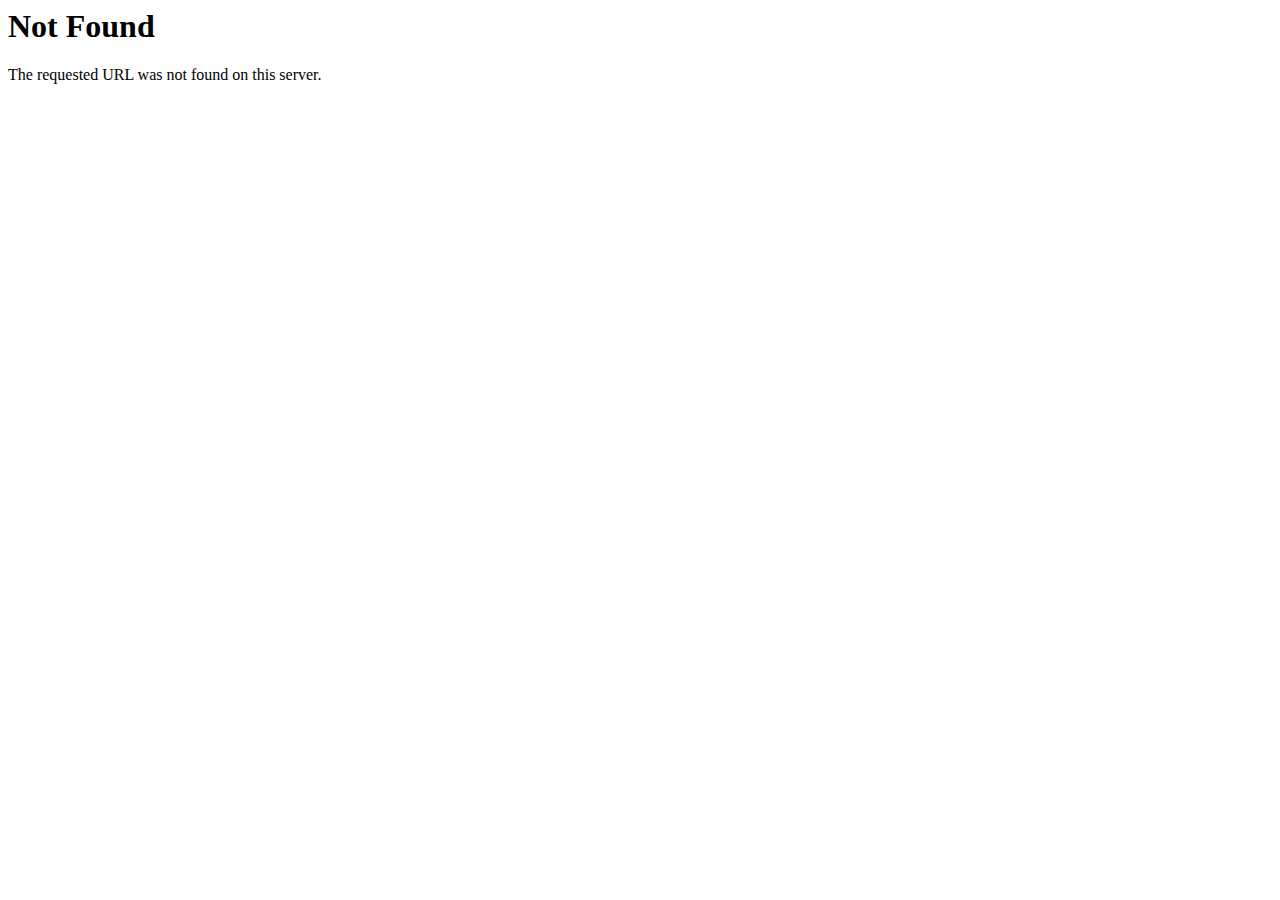
<file: 2/assets/fonts/fa-brands-400.svg.html>
<!DOCTYPE HTML PUBLIC "-//IETF//DTD HTML 2.0//EN">
<html><head>
<meta http-equiv="Content-Type" content="text/html; charset=iso-8859-1">

<title>404 Not Found</title>
</head><body>
<h1>Not Found</h1>
<p>The requested URL was not found on this server.</p>
</body></html>
</file>
<file: fonts/icon-font/css/style.css>
/*--------------------------------

Grayic Web Font
Generated using nucleoapp.com

-------------------------------- */
@font-face {
  font-family: 'Grayic';
  src: url('../fonts/Grayic.eot');
  src: url('../fonts/Grayic.eot') format('embedded-opentype'), url('../fonts/Grayic.woff2') format('woff2'), url('../fonts/Grayic.woff') format('woff'), url('../fonts/Grayic.ttf') format('truetype'), url('../fonts/Grayic.svg') format('svg');
  font-weight: normal;
  font-style: normal;
}
/*------------------------
	base class definition
-------------------------*/
.icon {
  display: inline-block;
  font: normal normal normal 1em/1 'Grayic';
  speak: none;
  text-transform: none;
  /* Better Font Rendering */
  -webkit-font-smoothing: antialiased;
  -moz-osx-font-smoothing: grayscale;
}
/*------------------------
  change icon size
-------------------------*/
/* relative units */
.icon-sm {
  font-size: 0.8em;
}
.icon-lg {
  font-size: 1.2em;
}
/* absolute units */
.icon-16 {
  font-size: 16px;
}
.icon-32 {
  font-size: 32px;
}
/*----------------------------------
  add a square/circle background
-----------------------------------*/
.icon-bg-square,
.icon-bg-circle {
  padding: 0.35em;
  background-color: #eee;
}
.icon-bg-circle {
  border-radius: 50%;
}
/*------------------------------------
  use icons as list item markers
-------------------------------------*/
.icon-ul {
  padding-left: 0;
  list-style-type: none;
}
.icon-ul > li {
  display: flex;
  align-items: flex-start;
  line-height: 1.4;
}
.icon-ul > li > .icon {
  margin-right: 0.4em;
  line-height: inherit;
}
/*------------------------
  spinning icons
-------------------------*/
.icon-is-spinning {
  -webkit-animation: icon-spin 2s infinite linear;
  -moz-animation: icon-spin 2s infinite linear;
  animation: icon-spin 2s infinite linear;
}
@-webkit-keyframes icon-spin {
  0% {
    -webkit-transform: rotate(0deg);
  }
  100% {
    -webkit-transform: rotate(360deg);
  }
}
@-moz-keyframes icon-spin {
  0% {
    -moz-transform: rotate(0deg);
  }
  100% {
    -moz-transform: rotate(360deg);
  }
}
@keyframes icon-spin {
  0% {
    -webkit-transform: rotate(0deg);
    -moz-transform: rotate(0deg);
    -ms-transform: rotate(0deg);
    -o-transform: rotate(0deg);
    transform: rotate(0deg);
  }
  100% {
    -webkit-transform: rotate(360deg);
    -moz-transform: rotate(360deg);
    -ms-transform: rotate(360deg);
    -o-transform: rotate(360deg);
    transform: rotate(360deg);
  }
}
/*------------------------
  rotated/flipped icons
-------------------------*/
.icon-rotate-90 {
  filter: progid:DXImageTransform.Microsoft.BasicImage(rotation=1);
  -webkit-transform: rotate(90deg);
  -moz-transform: rotate(90deg);
  -ms-transform: rotate(90deg);
  -o-transform: rotate(90deg);
  transform: rotate(90deg);
}
.icon-rotate-180 {
  filter: progid:DXImageTransform.Microsoft.BasicImage(rotation=2);
  -webkit-transform: rotate(180deg);
  -moz-transform: rotate(180deg);
  -ms-transform: rotate(180deg);
  -o-transform: rotate(180deg);
  transform: rotate(180deg);
}
.icon-rotate-270 {
  filter: progid:DXImageTransform.Microsoft.BasicImage(rotation=3);
  -webkit-transform: rotate(270deg);
  -moz-transform: rotate(270deg);
  -ms-transform: rotate(270deg);
  -o-transform: rotate(270deg);
  transform: rotate(270deg);
}
.icon-flip-y {
  filter: progid:DXImageTransform.Microsoft.BasicImage(rotation=0);
  -webkit-transform: scale(-1, 1);
  -moz-transform: scale(-1, 1);
  -ms-transform: scale(-1, 1);
  -o-transform: scale(-1, 1);
  transform: scale(-1, 1);
}
.icon-flip-x {
  filter: progid:DXImageTransform.Microsoft.BasicImage(rotation=2);
  -webkit-transform: scale(1, -1);
  -moz-transform: scale(1, -1);
  -ms-transform: scale(1, -1);
  -o-transform: scale(1, -1);
  transform: scale(1, -1);
}
/*------------------------
	icons
-------------------------*/

.icon-tail-right::before {
  content: "\ea02";
}

.icon-tail-left::before {
  content: "\ea03";
}

.icon-small-up::before {
  content: "\ea04";
}

.icon-small-down::before {
  content: "\ea05";
}

.icon-small-right::before {
  content: "\ea06";
}

.icon-small-left::before {
  content: "\ea07";
}

.icon-triangle-right-17::before {
  content: "\ea08";
}

.icon-card-update::before {
  content: "\ea09";
}

.icon-tie-01::before {
  content: "\ea0a";
}

.icon-puzzle-10::before {
  content: "\ea0b";
}

.icon-plug::before {
  content: "\ea0c";
}

.icon-laptop-71::before {
  content: "\ea0d";
}

.icon-goal-65::before {
  content: "\ea0e";
}

.icon-handshake::before {
  content: "\ea0f";
}

.icon-archery-target::before {
  content: "\ea10";
}

.icon-connect::before {
  content: "\ea11";
}

.icon-bulb-63::before {
  content: "\ea12";
}

.icon-chess-knight::before {
  content: "\ea13";
}

.icon-shoe-woman::before {
  content: "\ea14";
}

.icon-plug-2::before {
  content: "\ea15";
}

.icon-roadmap::before {
  content: "\ea16";
}

.icon-roadmap-2::before {
  content: "\ea17";
}

.icon-cards::before {
  content: "\ea18";
}

.icon-cards-2::before {
  content: "\ea19";
}

.icon-mirror-2::before {
  content: "\ea1a";
}

.icon-layers-3::before {
  content: "\ea1b";
}

.icon-layers-3-2::before {
  content: "\ea1c";
}

.icon-code::before {
  content: "\ea1d";
}

.icon-code-2::before {
  content: "\ea1e";
}

.icon-code-editor::before {
  content: "\ea1f";
}

.icon-book-open-2::before {
  content: "\ea20";
}

.icon-app::before {
  content: "\ea21";
}

.icon-3d-model::before {
  content: "\ea22";
}

.icon-3d-model-2::before {
  content: "\ea23";
}

.icon-app-2::before {
  content: "\ea24";
}

.icon-apple::before {
  content: "\ea25";
}

.icon-android::before {
  content: "\ea26";
}

.icon-apple-2::before {
  content: "\ea27";
}

.icon-android-2::before {
  content: "\ea28";
}

.icon-palette::before {
  content: "\ea29";
}

.icon-palette-2::before {
  content: "\ea2a";
}

.icon-leaf-80::before {
  content: "\ea2b";
}

.icon-leaf-80-2::before {
  content: "\ea2c";
}

.icon-battery-83::before {
  content: "\ea2d";
}

.icon-battery-83-2::before {
  content: "\ea2e";
}

.icon-drop::before {
  content: "\ea2f";
}

.icon-drop-2::before {
  content: "\ea30";
}

.icon-popcorn::before {
  content: "\ea31";
}

.icon-bowling-pins::before {
  content: "\ea32";
}

.icon-popcorn-2::before {
  content: "\ea33";
}

.icon-bowling-pins-2::before {
  content: "\ea34";
}

.icon-theater::before {
  content: "\ea35";
}

.icon-theater-2::before {
  content: "\ea36";
}

.icon-music::before {
  content: "\ea37";
}

.icon-brush::before {
  content: "\ea38";
}

.icon-music-2::before {
  content: "\ea39";
}

.icon-brush-2::before {
  content: "\ea3a";
}

.icon-soup::before {
  content: "\ea3b";
}

.icon-soup-2::before {
  content: "\ea3c";
}

.icon-energy::before {
  content: "\ea3d";
}

.icon-energy-2::before {
  content: "\ea3e";
}

.icon-cupcake::before {
  content: "\ea3f";
}

.icon-cupcake-2::before {
  content: "\ea40";
}

.icon-watermelon::before {
  content: "\ea41";
}

.icon-watermelon-2::before {
  content: "\ea42";
}

.icon-opening-times::before {
  content: "\ea43";
}

.icon-mug::before {
  content: "\ea44";
}

.icon-pizza-slice::before {
  content: "\ea45";
}

.icon-opening-times-2::before {
  content: "\ea46";
}

.icon-mug-2::before {
  content: "\ea47";
}

.icon-pizza-slice-2::before {
  content: "\ea48";
}

.icon-bell-53::before {
  content: "\ea49";
}

.icon-bell-53-2::before {
  content: "\ea4a";
}

.icon-pin-3::before {
  content: "\ea4b";
}

.icon-pin-3-2::before {
  content: "\ea4c";
}

.icon-gps::before {
  content: "\ea4d";
}

.icon-gps-2::before {
  content: "\ea4e";
}

.icon-face-recognition::before {
  content: "\ea4f";
}

.icon-sound::before {
  content: "\ea50";
}

.icon-microphone::before {
  content: "\ea51";
}

.icon-business-agent::before {
  content: "\ea52";
}

.icon-cctv::before {
  content: "\ea53";
}

.icon-home::before {
  content: "\ea54";
}

.icon-office::before {
  content: "\ea55";
}

.icon-key::before {
  content: "\ea56";
}

.icon-handshake-2::before {
  content: "\ea57";
}

.icon-home-2::before {
  content: "\ea58";
}

.icon-cctv-2::before {
  content: "\ea59";
}

.icon-fav-property::before {
  content: "\ea5a";
}

.icon-fav-property-2::before {
  content: "\ea5b";
}

.icon-key-2::before {
  content: "\ea5c";
}

.icon-business-agent-2::before {
  content: "\ea5d";
}

.icon-bookmark-2::before {
  content: "\ea5e";
}

.icon-bookmark-2-2::before {
  content: "\ea5f";
}

.icon-pen-01::before {
  content: "\ea60";
}

.icon-pen-01-2::before {
  content: "\ea61";
}

.icon-hat-3::before {
  content: "\ea62";
}

.icon-hat-3-2::before {
  content: "\ea63";
}

.icon-tag::before {
  content: "\ea64";
}

.icon-tag-2::before {
  content: "\ea65";
}

.icon-gift-2::before {
  content: "\ea66";
}

.icon-gift-2-2::before {
  content: "\ea67";
}

.icon-receipt-list-43::before {
  content: "\ea68";
}

.icon-receipt-list-43-2::before {
  content: "\ea69";
}

.icon-maestro::before {
  content: "\ea6a";
}

.icon-maestro-2::before {
  content: "\ea6b";
}

.icon-cart-simple::before {
  content: "\ea6c";
}

.icon-cart-simple-2::before {
  content: "\ea6d";
}

.icon-bag-09::before {
  content: "\ea6e";
}

.icon-bag-09-2::before {
  content: "\ea6f";
}

.icon-bicep::before {
  content: "\ea70";
}

.icon-bicep-2::before {
  content: "\ea71";
}

.icon-cycling::before {
  content: "\ea72";
}

.icon-cycling-2::before {
  content: "\ea73";
}

.icon-distance::before {
  content: "\ea74";
}

.icon-distance-2::before {
  content: "\ea75";
}

.icon-trophy::before {
  content: "\ea76";
}

.icon-trophy-2::before {
  content: "\ea77";
}

.icon-cpu::before {
  content: "\ea78";
}

.icon-cpu-2::before {
  content: "\ea79";
}

.icon-voice-recognition::before {
  content: "\ea7a";
}

.icon-voice-recognition-2::before {
  content: "\ea7b";
}

.icon-phone-charging-3::before {
  content: "\ea7c";
}

.icon-phone-charging-3-2::before {
  content: "\ea7d";
}

.icon-phone-button::before {
  content: "\ea7e";
}

.icon-pc-monitor::before {
  content: "\ea7f";
}

.icon-headphones::before {
  content: "\ea80";
}

.icon-media-player::before {
  content: "\ea81";
}

.icon-screen-rotation::before {
  content: "\ea82";
}

.icon-screen-rotation-2::before {
  content: "\ea83";
}

.icon-headphones-2::before {
  content: "\ea84";
}

.icon-headphones-2-2::before {
  content: "\ea85";
}

.icon-headphones-2-3::before {
  content: "\ea86";
}

.icon-pc-monitor-2::before {
  content: "\ea87";
}

.icon-media-player-2::before {
  content: "\ea88";
}

.icon-touch-id::before {
  content: "\ea89";
}

.icon-touch-id-2::before {
  content: "\ea8a";
}

.icon-bike-bmx::before {
  content: "\ea8b";
}

.icon-bike-bmx-2::before {
  content: "\ea8c";
}

.icon-airplane::before {
  content: "\ea8d";
}

.icon-airplane-2::before {
  content: "\ea8e";
}

.icon-drink-2::before {
  content: "\ea8f";
}

.icon-drink-2-2::before {
  content: "\ea90";
}

.icon-verified::before {
  content: "\ea91";
}

.icon-verified-2::before {
  content: "\ea92";
}

.icon-at-sign::before {
  content: "\ea93";
}

.icon-at-sign-2::before {
  content: "\ea94";
}

.icon-zoom-2::before {
  content: "\ea95";
}

.icon-phone-2::before {
  content: "\ea96";
}

.icon-trash-simple::before {
  content: "\ea97";
}

.icon-simple-remove::before {
  content: "\ea98";
}

.icon-send-2::before {
  content: "\ea99";
}

.icon-signal-2::before {
  content: "\ea9a";
}

.icon-link-69::before {
  content: "\ea9b";
}

.icon-lock::before {
  content: "\ea9c";
}

.icon-unlocked::before {
  content: "\ea9d";
}

.icon-phone-2-2::before {
  content: "\ea9e";
}

.icon-fav-remove::before {
  content: "\ea9f";
}

.icon-chat-round::before {
  content: "\eaa0";
}

.icon-chat-46::before {
  content: "\eaa1";
}

.icon-chat-33::before {
  content: "\eaa2";
}

.icon-chat-45::before {
  content: "\eaa3";
}

.icon-attach-87::before {
  content: "\eaa4";
}

.icon-chart-bar-52::before {
  content: "\eaa5";
}

.icon-chat-round-content::before {
  content: "\eaa6";
}

.icon-check-2::before {
  content: "\eaa7";
}

.icon-pen::before {
  content: "\eaa8";
}

.icon-heart-2::before {
  content: "\eaa9";
}

.icon-fav-remove-2::before {
  content: "\eaaa";
}

.icon-ui-04::before {
  content: "\eaab";
}

.icon-phone-call::before {
  content: "\eaac";
}

.icon-lock-2::before {
  content: "\eaad";
}

.icon-unlocked-2::before {
  content: "\eaae";
}

.icon-heart-2-2::before {
  content: "\eaaf";
}

.icon-email-83::before {
  content: "\eab0";
}

.icon-pen-2::before {
  content: "\eab1";
}

.icon-check-2-2::before {
  content: "\eab2";
}

.icon-chat-round-2::before {
  content: "\eab3";
}

.icon-chat-round-content-2::before {
  content: "\eab4";
}

.icon-chat-33-2::before {
  content: "\eab5";
}

.icon-chat-45-2::before {
  content: "\eab6";
}

.icon-chart-bar-52-2::before {
  content: "\eab7";
}

.icon-bold-remove::before {
  content: "\eab8";
}

.icon-attach-87-2::before {
  content: "\eab9";
}

.icon-check-simple::before {
  content: "\eaba";
}

.icon-menu-dots::before {
  content: "\eabb";
}

.icon-settings-gear-64::before {
  content: "\eabc";
}

.icon-settings-gear-64-2::before {
  content: "\eabd";
}

.icon-settings::before {
  content: "\eabe";
}

.icon-settings-2::before {
  content: "\eabf";
}

.icon-trash::before {
  content: "\eac0";
}

.icon-time-3::before {
  content: "\eac1";
}

.icon-ui-04-2::before {
  content: "\eac2";
}

.icon-filter::before {
  content: "\eac3";
}

.icon-infinite::before {
  content: "\eac4";
}

.icon-infinite-2::before {
  content: "\eac5";
}

.icon-home-minimal::before {
  content: "\eac6";
}

.icon-home-minimal-2::before {
  content: "\eac7";
}

.icon-filter-2::before {
  content: "\eac8";
}

.icon-cloud-25::before {
  content: "\eaca";
}

.icon-cloud-25-2::before {
  content: "\eacb";
}

.icon-single-02::before {
  content: "\eacc";
}

.icon-single-02-2::before {
  content: "\eacd";
}

.icon-users-wm::before {
  content: "\eace";
}

.icon-users-wm-2::before {
  content: "\eacf";
}

.icon-camera-flash::before {
  content: "\ead0";
}

.icon-camera-flash-2::before {
  content: "\ead1";
}

.icon-ic_file_download_48px::before {
  content: "\ead2";
}

.icon-ic_thumb_up_48px::before {
  content: "\ead3";
}

.icon-ic_thumb_down_48px::before {
  content: "\ead4";
}

.icon-hourglass::before {
  content: "\ead5";
}

.icon-hourglass-2::before {
  content: "\ead6";
}

.icon-time-3-2::before {
  content: "\ead7";
}

.icon-time-3-3::before {
  content: "\ead8";
}

.icon-chat-46-2::before {
  content: "\ead9";
}

.icon-laptop-1::before {
  content: "\eada";
}

.icon-laptop-1-2::before {
  content: "\eadb";
}

.icon-grid-45::before {
  content: "\eadc";
}

.icon-grid-45-2::before {
  content: "\eadd";
}

.icon-layout-11::before {
  content: "\eade";
}

.icon-layout-11-2::before {
  content: "\eadf";
}

.icon-sidebar::before {
  content: "\eae0";
}

.icon-sidebar-2::before {
  content: "\eae1";
}

.icon-email-84::before {
  content: "\eae2";
}

.icon-email-84-2::before {
  content: "\eae3";
}

.icon-menu-right::before {
  content: "\eae4";
}

.icon-menu-left::before {
  content: "\eae5";
}

.icon-menu-34::before {
  content: "\eae6";
}

.icon-menu-dots-2::before {
  content: "\eae7";
}

.icon-minimal-left::before {
  content: "\eae8";
}

.icon-minimal-right::before {
  content: "\eae9";
}

.icon-stre-right::before {
  content: "\eaea";
}

.icon-stre-left::before {
  content: "\eaeb";
}

.icon-menu-left-2::before {
  content: "\eaec";
}

.icon-menu-right-2::before {
  content: "\eaed";
}

.icon-menu-34-2::before {
  content: "\eaee";
}

.icon-triangle-right-17-2::before {
  content: "\eaef";
}

.icon-puzzle-10-2::before {
  content: "\eaf0";
}

.icon-logo-facebook::before {
  content: "\eaf1";
}

.icon-logo-twitter::before {
  content: "\eaf2";
}

.icon-logo-linkedin::before {
  content: "\eaf3";
}

.icon-logo-pinterest::before {
  content: "\eaf4";
}

.icon-instant-camera-2::before {
  content: "\eaf5";
}

.icon-logo-instagram::before {
  content: "\eaf6";
}

.icon-logo-dribbble::before {
  content: "\eaf7";
}

.icon-logo-skype::before {
  content: "\eaf8";
}

.icon-logo-messenger::before {
  content: "\eaf9";
}

.icon-logo-slack::before {
  content: "\eafa";
}
</file>
<file: fonts/typography-font/typo.css>
@font-face {
    font-family: 'Circular Std';
    src: url('CircularStd-Medium.eot');
    src: url('CircularStd-Medium%EF%B9%96.eot#iefix') format('embedded-opentype'),
        url('CircularStd-Medium.woff2') format('woff2'),
        url('CircularStd-Medium.woff') format('woff'),
        url('CircularStd-Medium.ttf') format('truetype');
    font-weight: 500;
    font-style: normal;
    font-display: swap;
}

@font-face {
    font-family: 'Circular Std';
    src: url('CircularStd-Book.eot');
    src: url('CircularStd-Book%EF%B9%96.eot#iefix') format('embedded-opentype'),
        url('CircularStd-Book.woff2') format('woff2'),
        url('CircularStd-Book.woff') format('woff'),
        url('CircularStd-Book.ttf') format('truetype');
    font-weight: 400;
    font-style: normal;
    font-display: swap;
}

@font-face {
    font-family: 'Circular Std';
    src: url('CircularStd-BookItalic.eot');
    src: url('CircularStd-BookItalic%EF%B9%96.eot#iefix') format('embedded-opentype'),
        url('CircularStd-BookItalic.woff2') format('woff2'),
        url('CircularStd-BookItalic.woff') format('woff'),
        url('CircularStd-BookItalic.ttf') format('truetype');
    font-weight: 400;
    font-style: italic;
    font-display: swap;
}

@font-face {
    font-family: 'Circular Std';
    src: url('CircularStd-BoldItalic.eot');
    src: url('CircularStd-BoldItalic%EF%B9%96.eot#iefix') format('embedded-opentype'),
        url('CircularStd-BoldItalic.woff2') format('woff2'),
        url('CircularStd-BoldItalic.woff') format('woff'),
        url('CircularStd-BoldItalic.ttf') format('truetype');
    font-weight: 700;
    font-style: italic;
    font-display: swap;
}

@font-face {
    font-family: 'Circular Std';
    src: url('CircularStd-Bold.eot');
    src: url('CircularStd-Bold%EF%B9%96.eot#iefix') format('embedded-opentype'),
        url('CircularStd-Bold.woff2') format('woff2'),
        url('CircularStd-Bold.woff') format('woff'),
        url('CircularStd-Bold.ttf') format('truetype');
    font-weight: 700;
    font-style: normal;
    font-display: swap;
}
</file>
<file: css/main.css>
/*------------------------------------------------------------------
[Master Stylesheet]
-------------------------------------------------------------------
Project:        Finity - Landing Page Template
Version:        1.0
Last change:    11/08/2020
Primary use:    Landing Page
-------------------------------------------------------------------*/
/*********** CSS TABLE OF CONTENTS *******************

|--- 01.Component -> { Header }
|--- 01.Component -> { Menu }
|--- 01.Component -> { Button }
|--- 01.Component -> { Form }
|--- 01.Component -> { Pricings }
|--- 01.Component -> { Slider }
|--- 03.Theme Utility -> { Image Group }
|--- 03.Theme Utility -> { Background }
|--- 03.Theme Utility -> { Hovers }
|--- 03.Theme Utility -> { Sizes }
|--- 03.Theme Utility -> { Typograpy }
|--- THEME CUSTOM STYLES

******************************************************/
/*=== Media Query ===*/
body[data-theme='dark'], .dark-bg, .dark-mode-texts {
  --bg:                 #19191b;
  --bg-1:               #1e1e20;
  --bg-2:               #1e1e20;
  --bg-3:               #1e1e20;
  --bg-4:               #1e1e20;
  --bg-5:               #1e1e20;
  --bg-6:               #1e1e20;
  --color-headings:     #fff;
  --color-texts:        rgba(255,255,255,0.8);
  --color-texts-2:      rgba(255,255,255,0.8);
  --border-color:       #313d55;
  --border-color-2:     rgba(255,255,255,.07);
  --border-color-3:     rgba(255,255,255,.07);
  --border-color-4:     rgba(255,255,255,.07);
  --border-color-5:     rgba(255,255,255,.07);
}

body[data-theme='light'], .light-bg, .light-mode-texts {
  --bg:                 #fff;
  --bg-1:               #e9f7fe;
  --bg-2:               #f5fafd;
  --bg-3:               #f7f8fa;
  --bg-4:               #f8fafe;
  --bg-5:               #f8fbff;
  --bg-6:               #f7f9fc;
  --color-headings:     #1d293f;
  --color-texts:        #7c8087;
  --color-texts-2:      #3b4656;
  --border-color:       #e2e4e8;
  --border-color-2:     #d2e4ed;
  --border-color-3:     #ECEFF4;
  --border-color-4:     #3b4656;
  --border-color-5:     #1d293f;
}

body {
  --bg:                 #fff;
  --bg-1:               #e9f7fe;
  --bg-2:               #f5fafd;
  --bg-3:               #f7f8fa;
  --bg-4:               #f8fafe;
  --bg-5:               #f8fbff;
  --bg-6:               #f7f9fc;
  --color-headings:     #1d293f;
  --color-texts:        #7c8087;
  --color-texts-2:      #3b4656;
  --border-color:       #e2e4e8;
  --border-color-2:     #d2e4ed;
  --border-color-3:     #ECEFF4;
  --border-color-4:     #3b4656;
  --border-color-5:     #1d293f;
}

.default-logo, .default-shape {
  display: block;
}

.light-version-logo, .light-shape {
  display: none;
}

.dark-version-logo, .dark-shape {
  display: none;
}

.light-version-logo.default-logo {
  display: block;
}

.dark-version-logo.default-logo {
  display: block;
}

body[data-theme='dark'] .dark-version-logo, body[data-theme='dark'] .dark-shape, .dark-mode-texts .dark-version-logo, .dark-mode-texts .dark-shape {
  display: block;
}

body[data-theme='dark'] .light-version-logo, .dark-mode-texts .light-version-logo {
  display: none;
}

body[data-theme='dark'] .light-version-logo.default-logo, .dark-mode-texts .light-version-logo.default-logo {
  display: none;
}

body[data-theme='dark'] .light-shape, .dark-mode-texts .light-shape {
  display: none;
}

body[data-theme='dark'] .light-shape.default-shape, .dark-mode-texts .light-shape.default-shape {
  display: none;
}

body[data-theme='dark'] .light-mode-texts .light-version-logo, body[data-theme='dark'] .light-mode-texts .light-shape, .dark-mode-texts .light-mode-texts .light-version-logo, .dark-mode-texts .light-mode-texts .light-shape {
  display: block;
}

body[data-theme='dark'] .light-mode-texts .dark-version-logo, .dark-mode-texts .light-mode-texts .dark-version-logo {
  display: none;
}

body[data-theme='dark'] .light-mode-texts .dark-version-logo.default-logo, .dark-mode-texts .light-mode-texts .dark-version-logo.default-logo {
  display: none;
}

body[data-theme='dark'] .light-mode-texts .dark-shape, .dark-mode-texts .light-mode-texts .dark-shape {
  display: none;
}

body[data-theme='dark'] .light-mode-texts .dark-shape.default-shape, .dark-mode-texts .light-mode-texts .dark-shape.default-shape {
  display: none;
}

body[data-theme='light'] .light-version-logo, body[data-theme='light'] .light-shape, .light-mode-texts .light-version-logo, .light-mode-texts .light-shape {
  display: block;
}

body[data-theme='light'] .dark-version-logo, .light-mode-texts .dark-version-logo {
  display: none;
}

body[data-theme='light'] .dark-version-logo.default-logo, .light-mode-texts .dark-version-logo.default-logo {
  display: none;
}

body[data-theme='light'] .dark-shape, .light-mode-texts .dark-shape {
  display: none;
}

body[data-theme='light'] .dark-shape.default-shape, .light-mode-texts .dark-shape.default-shape {
  display: none;
}

body[data-theme='light'] .dark-mode-texts .dark-version-logo, body[data-theme='light'] .dark-mode-texts .dark-shape, .light-mode-texts .dark-mode-texts .dark-version-logo, .light-mode-texts .dark-mode-texts .dark-shape {
  display: block;
}

body[data-theme='light'] .dark-mode-texts .light-version-logo, .light-mode-texts .dark-mode-texts .light-version-logo {
  display: none;
}

body[data-theme='light'] .dark-mode-texts .light-version-logo.default-logo, .light-mode-texts .dark-mode-texts .light-version-logo.default-logo {
  display: none;
}

body[data-theme='light'] .dark-mode-texts .light-shape, .light-mode-texts .dark-mode-texts .light-shape {
  display: none;
}

body[data-theme='light'] .dark-mode-texts .light-shape.default-shape, .light-mode-texts .dark-mode-texts .light-shape.default-shape {
  display: none;
}

.bg-default {
  background: var(--bg);
}

.bg-default-1 {
  background: var(--bg-1);
}

.bg-default-2 {
  background: var(--bg-2);
}

.bg-default-3 {
  background: var(--bg-3);
}

.bg-default-4 {
  background: var(--bg-4);
}

.bg-default-5 {
  background: var(--bg-5);
}

.bg-default-6 {
  background: var(--bg-6);
}

.text-default-color {
  color: var(--color-texts);
}

.text-default-color-2 {
  color: var(--color-texts-2);
}

.heading-default-color {
  color: var(--color-headings);
}

.border-default-color {
  border-color: var(--border-color);
}

.border-default-color-2 {
  border-color: var(--border-color-2) !important;
}

.border-default-color-3 {
  border-color: var(--border-color-3) !important;
}

@media (min-width: 992px) {
  .dark-mode-texts--desktops {
    --bg:                 #19191b;
    --bg-1:               #1e1e20;
    --bg-2:               #1e1e20;
    --bg-3:               #1e1e20;
    --bg-4:               #1e1e20;
    --bg-5:               #1e1e20;
    --bg-6:               #1e1e20;
    --color-headings:     #fff;
    --color-texts:        rgba(255,255,255,0.8);
    --color-texts-2:      rgba(255,255,255,0.8);
    --border-color:       #313d55;
    --border-color-2:     rgba(255,255,255,.07);
    --border-color-3:     rgba(255,255,255,.07);
    --border-color-4:     rgba(255,255,255,.07);
    --border-color-5:     rgba(255,255,255,.07);
  }
}

/* ---------------------------
  01.Component -> { Header } 
------------------------------*/
@media (min-width: 992px) {
  .header-btn {
    margin-left: 10px;
  }
}

.header-btn a {
  display: none;
}

@media (min-width: 360px) {
  .header-btn a {
    display: inline-flex;
    min-height: 35px;
    min-width: 120px;
    font-size: 14px;
    font-weight: 500;
  }
}

@media (min-width: 400px) {
  .header-btn a {
    min-height: 45px;
    min-width: 141px;
    font-size: 15px;
  }
}

@media (min-width: 576px) {
  .header-btn a {
    min-height: 45px;
  }
}

.header-btns .btn {
  min-width: 124px;
  height: 45px;
  font-size: 13px;
  letter-spacing: 0.26px;
}

.header-btn-devider {
  position: relative;
  z-index: 1;
}

.header-btn-devider:before {
  position: absolute;
  left: 0;
  top: 50%;
  transform: translateY(-50%);
  height: 25px;
  width: 1px;
  background: var(--border-color-3);
}

@media (min-width: 992px) {
  .header-btn-devider:before {
    content: "";
  }
}

.header-btn-devider.devider-pos-top:before {
  top: 0px;
}

.btn-close {
  position: absolute;
  top: 0;
  right: 0;
  font-size: 22px;
  width: 60px;
  height: 50px;
  display: flex;
  justify-content: center;
  border: none;
  background: transparent;
  font-weight: 700;
}

.btn-close i {
  color: #353638;
}

.site-header--absolute {
  position: absolute;
  top: 0;
  left: 0;
  width: 100%;
  z-index: 999;
}

.site-header--sticky:not(.mobile-sticky-enable) {
  position: absolute !important;
  top: 0;
  right: 0;
  width: 100%;
  z-index: 999;
}

@media (min-width: 992px) {
  .site-header--sticky:not(.mobile-sticky-enable) {
    position: fixed !important;
    transition: .4s;
  }
  .site-header--sticky:not(.mobile-sticky-enable).scrolling {
    transform: translateY(-100%);
    transition: .4s;
  }
  .site-header--sticky:not(.mobile-sticky-enable).reveal-header {
    transform: translateY(0%);
    box-shadow: 0 12px 34px -11px rgba(65, 62, 101, 0.1);
    z-index: 1000;
  }
}

.site-header--sticky.mobile-sticky-enable {
  top: 0;
  right: 0;
  width: 100%;
  z-index: 999;
  position: fixed !important;
  transition: .4s;
}

.site-header--sticky.mobile-sticky-enable.scrolling {
  transform: translateY(-100%);
  transition: .4s;
}

.site-header--sticky.mobile-sticky-enable.reveal-header {
  transform: translateY(0%);
  box-shadow: 0 12px 34px -11px rgba(65, 62, 101, 0.1);
  z-index: 9999;
}

@media (min-width: 992px) {
  .site-header--menu-center .navbar-nav-wrapper {
    margin-left: auto;
    margin-right: auto;
  }
}

@media (min-width: 992px) {
  .site-header--menu-left .container-fluid .gr-megamenu-dropdown {
    left: 0%;
    transform: translateX(0%) translateY(10px);
  }
}

@media (min-width: 992px) {
  .site-header--menu-left .container-fluid .nav-item.dropdown:hover > .gr-megamenu-dropdown.center {
    transform: translateX(0%) translateY(-10px);
    left: 0%;
  }
}

.site-header--menu-left .navbar-nav-wrapper .navbar-nav {
  justify-content: flex-start;
  padding-left: 15px;
}

@media (min-width: 1200px) {
  .site-header--menu-left .navbar-nav-wrapper {
    width: 100%;
  }
}

.site-header--menu-right .navbar-nav-wrapper {
  margin-left: auto;
}

@media (min-width: 992px) {
  .site-header--menu-right > .container-fluid .gr-megamenu-dropdown {
    left: 100%;
    transform: translateX(-100%) translateY(10px);
  }
}

@media (min-width: 992px) {
  .site-header--menu-right > .container-fluid .nav-item.dropdown:hover > .gr-megamenu-dropdown.center {
    transform: translateX(-100%) translateY(-10px);
    left: 100%;
  }
}

.site-header--menu-logo-middle {
  display: flex;
  justify-content: space-between;
  width: 100%;
}

@media (min-width: 992px) {
  .site-header--menu-logo-middle .navbar-collapse {
    order: 1;
    flex: 0 0 45%;
  }
}

@media (min-width: 992px) {
  .site-header--menu-logo-middle .brand-logo {
    order: 2;
    flex: 0 0 10%;
    text-align: left;
    margin-top: 10px;
  }
}

@media (min-width: 992px) {
  .site-header--menu-logo-middle .header-btn {
    text-align: right;
    order: 3;
    flex: 0 0 45%;
  }
}

.single-div + .single-div:after {
  position: absolute;
  left: 0;
  top: 62px;
  bottom: 62px;
  width: 1px;
  content: "";
  background: red;
}

.single-div:after {
  position: absolute;
  right: 0;
  top: 62px;
  bottom: 62px;
  width: 1px;
  content: "";
  background: red;
}

.single-div:last-child:after {
  background: transparent;
}

.header-cart {
  position: relative;
  font-size: 20px;
  color: var(--color-texts);
  margin-left: auto;
  margin-right: 15px;
  margin-right: 15px;
}

@media (min-width: 992px) {
  .header-cart {
    margin-left: 10px;
  }
}

.header-cart span {
  height: 20px;
  width: 20px;
  font-size: 12px;
  border-radius: 500px;
  display: flex;
  align-items: center;
  justify-content: center;
  position: absolute;
  top: 0;
  right: 0;
  transform: translate(50%, -50%);
  background: green;
  color: #fff;
}

.dynamic-sticky-bg.reveal-header {
  background: var(--bg);
}

.dark-cloud-sticky-bg.reveal-header {
  background: #1d293f;
}

.sticky-bg-white.reveal-header {
  background: #fff;
}

.sticky-bg-white.reveal-header {
  background: indigo;
}

.sticky-bg-white.reveal-header {
  background: #fff;
}

.notification-block {
  position: relative;
}

.notification-block .count {
  position: absolute;
  top: 0;
  right: 0;
  margin-top: -4px;
  margin-right: -5px;
}

.show-gr-dropdown .gr-menu-dropdown {
  top: 110%;
}

.show-gr-dropdown .gr-menu-dropdown.dropdown-right {
  right: 0;
  left: auto;
}

.show-gr-dropdown .gr-menu-dropdown.dropdown-left {
  left: 0;
  right: auto;
}

.show-gr-dropdown:hover .gr-menu-dropdown, .show-gr-dropdown.show .gr-menu-dropdown {
  opacity: 1;
  top: 95%;
  pointer-events: visible;
}

/* ---------------------------
  01.Component -> { Menu } 
------------------------------*/
.main-menu {
  /* ----------------------
  Custom toggle arrow 
------------------------*/
}

@media (min-width: 992px) {
  .main-menu {
    display: flex;
    justify-content: flex-end;
  }
}

.main-menu .gr-toggle-arrow {
  display: flex;
  align-items: center;
  justify-content: space-between;
}

.main-menu .gr-toggle-arrow:after {
  display: none;
}

.main-menu .gr-toggle-arrow i {
  font-size: 24px;
  width: auto;
  line-height: 1;
  height: auto;
  font-weight: 900;
  margin-left: 5px;
  transition: .4s;
}

.main-menu .gr-toggle-arrow:hover i {
  transform: rotate(-180deg);
}

.main-menu > li > .nav-link {
  color: var(--color-headings) !important;
  font-size: 16px;
  text-transform: capitalize;
  font-weight: 300;
  position: relative;
}

@media (min-width: 992px) {
  .main-menu > li > .nav-link {
    padding-top: 16px !important;
    padding-bottom: 16px !important;
    padding-left: 0 !important;
    padding-right: 0 !important;
    margin-left: 18px !important;
    margin-right: 18px !important;
  }
}

.main-menu > li > .nav-link:hover:before {
  transform: scaleX(1);
}

@media (min-width: 992px) {
  .main-menu > li > .nav-link.gr-toggle-arrow {
    padding-right: 30px !important;
  }
  .main-menu > li > .nav-link.gr-toggle-arrow:before {
    width: calc(100% - 8px);
  }
  .main-menu > li > .nav-link.gr-toggle-arrow i {
    position: absolute;
    right: -2px;
  }
}

.main-menu > li.active > .nav-link:before {
  transform: scaleX(1);
}

.main-menu > li:hover > .gr-toggle-arrow i {
  transform: rotate(-180deg);
}

/*----- Dropdown styles
-------------------------*/
.gr-menu-dropdown {
  background-color: transparent;
}

@media (min-width: 992px) {
  .gr-menu-dropdown {
    position: absolute;
    min-width: 227px;
    max-width: 227px;
    box-shadow: 0 52px 54px rgba(65, 62, 101, 0.3);
    border-radius: 8px;
    border: 1px solid var(--border-color-3);
    padding: 15px 0px;
    top: 100%;
    z-index: -99;
    opacity: 0;
    transition: opacity .4s,top .4s;
    pointer-events: none;
    left: 0;
    right: auto;
    border-radius: 0 0 10px 10px;
    border: 1px solid var(--border-color-3);
    background-color: #fff;
    display: block;
    border-top: 3px solid #22b0fc;
  }
}

.gr-menu-dropdown > .drop-menu-item {
  color: #000;
  font-size: 16px;
  text-transform: capitalize;
  font-weight: 300;
  padding-left: 30px;
  padding-top: 10px;
  padding-bottom: 10px;
}

@media (min-width: 992px) {
  .gr-menu-dropdown > .drop-menu-item {
    padding-right: 30px;
  }
}

.gr-menu-dropdown > .drop-menu-item > a {
  color: inherit;
}

@media (min-width: 992px) {
  .gr-menu-dropdown > .drop-menu-item > a {
    transition: .4s;
  }
}

.gr-menu-dropdown > .drop-menu-item:hover > a {
  color: #22b0fc;
}

.gr-menu-dropdown > .drop-menu-item > .gr-menu-dropdown {
  border-top-color: green;
}

@media (min-width: 992px) {
  .gr-menu-dropdown > .drop-menu-item > .gr-menu-dropdown {
    top: 10px;
    left: auto;
    right: 0;
    opacity: 0;
    transform: translateX(110%);
    transition: .4s;
    pointer-events: none;
    will-change: transform;
  }
}

@media (min-width: 380px) {
  .gr-menu-dropdown > .drop-menu-item > .gr-menu-dropdown > .drop-menu-item {
    padding-left: 25px;
    padding-right: 25px;
  }
}

@media (min-width: 992px) {
  .gr-menu-dropdown > .drop-menu-item > .gr-menu-dropdown > .drop-menu-item {
    padding-left: 30px;
    padding-right: 30px;
  }
}

.gr-menu-dropdown.dropdown-right {
  left: auto;
  right: -90%;
}

@media (min-width: 992px) {
  .gr-menu-dropdown.dropdown-left {
    left: 0 !important;
    right: auto !important;
    transform: translateX(-110%) !important;
  }
}

/*----- Dropdown hover activation related styles
-------------------------------------------------*/
@media (min-width: 992px) {
  .nav-item.dropdown {
    position: relative;
    z-index: 99;
  }
}

@media (min-width: 992px) {
  .nav-item.dropdown:hover > .gr-menu-dropdown {
    top: 90%;
    opacity: 1;
    pointer-events: visible;
  }
}

@media (min-width: 992px) {
  .nav-item.dropdown:hover > .gr-megamenu-dropdown.center {
    transform: translateX(-50%) translateY(-10px);
    z-index: 99;
    opacity: 1;
    pointer-events: visible;
  }
}

@media (min-width: 992px) {
  .nav-item.dropdown:hover > .gr-megamenu-dropdown-2, .nav-item.dropdown:hover.triangle-shape:after, .nav-item.dropdown:hover.triangle-shape:before {
    transform: translateX(-50%) translateY(-10px);
    z-index: 99;
    opacity: 1;
    pointer-events: visible;
  }
}

.drop-menu-item.dropdown {
  position: relative;
}

.drop-menu-item.dropdown > .gr-toggle-arrow i {
  transform: rotate(-90deg);
}

@media (min-width: 992px) {
  .drop-menu-item.dropdown:hover > .gr-menu-dropdown {
    top: 10px;
    opacity: 1;
    pointer-events: visible;
    transform: translateX(100%);
  }
  .drop-menu-item.dropdown:hover > .gr-menu-dropdown.dropdown-left {
    transform: translateX(-100%) !important;
  }
}

/*-----Mega Dropdown styles
-------------------------*/
.nav-item.dropdown.dropdown-mega {
  z-index: 1;
}

@media (min-width: 992px) {
  .nav-item.dropdown.dropdown-mega {
    position: static;
  }
}

.gr-megamenu-dropdown {
  background-color: transparent;
}

@media (min-width: 992px) {
  .gr-megamenu-dropdown {
    background-color: #fff;
  }
}

.gr-megamenu-dropdown .dropdown-image-block {
  max-height: 336px;
}

@media (min-width: 320px) and (max-width: 992px) {
  .gr-megamenu-dropdown {
    border: 0;
  }
}

@media (min-width: 992px) {
  .gr-megamenu-dropdown {
    padding: 15px;
    min-width: 925px;
    left: 50%;
    transform: translateX(-50%) translateY(10px);
    will-change: transform;
    top: 100%;
    z-index: -99;
    opacity: 0;
    pointer-events: none;
    transition: .4s opacity ,.4s transform;
    box-shadow: 0 42px 54px rgba(0, 0, 0, 0.09);
    border: 1px solid #e7e9ed;
    border-radius: 8px;
  }
}

@media (min-width: 1200px) {
  .gr-megamenu-dropdown {
    min-width: 1100px;
  }
}

.gr-megamenu-dropdown .single-dropdown-block .mega-drop-menu-item {
  padding-top: 14px;
  padding-bottom: 14px;
  display: block;
}

.gr-megamenu-dropdown .mega-drop-menu-item {
  padding-top: 2.5px;
  padding-bottom: 2.5px;
  font-size: 13px;
  font-weight: 700;
  text-transform: uppercase;
  transition: .4s;
}

@media (min-width: 320px) and (max-width: 992px) {
  .gr-megamenu-dropdown .mega-drop-menu-item {
    color: var(--color-headings);
    border-top: 1px solid var(--border-color-3);
    padding-left: 20px;
    padding-bottom: 13px;
    padding-top: 13px;
  }
}

@media (min-width: 992px) {
  .gr-megamenu-dropdown .mega-drop-menu-item {
    padding-left: 10px;
    padding-right: 10px;
  }
  .gr-megamenu-dropdown .mega-drop-menu-item:hover {
    color: #22b0fc !important;
  }
}

@media (min-width: 320px) and (max-width: 992px) {
  .gr-megamenu-dropdown [class*="col-"] {
    padding-left: 0;
    padding-right: 0;
  }
  .gr-megamenu-dropdown [class*="row-"] {
    margin-left: 0;
    margin-right: 0;
  }
}

@media (min-width: 320px) and (max-width: 992px) {
  .gr-megamenu-dropdown-2 {
    border: 0;
  }
}

@media (min-width: 992px) {
  .gr-megamenu-dropdown-2 {
    box-shadow: 0 42px 54px rgba(0, 0, 0, 0.09);
    padding: 25px;
    min-width: 956px;
    left: 50%;
    will-change: transform;
    top: 100%;
    transform: translateX(-50%) translateY(10px);
    z-index: -99;
    opacity: 0;
    pointer-events: none;
    transition: .4s opacity ,.4s transform;
    box-shadow: 0 52px 54px rgba(65, 62, 101, 0.3);
    border: 1px solid #e7e9ed;
  }
}

@media (min-width: 1200px) {
  .gr-megamenu-dropdown-2 {
    min-width: 1100px;
  }
}

.gr-megamenu-dropdown-2 .single-dropdown-block .mega-drop-menu-item {
  padding-top: 10px;
  padding-bottom: 10px;
  display: block !important;
}

.gr-megamenu-dropdown-2 .mega-drop-menu-item {
  padding-top: 2.5px;
  padding-bottom: 2.5px;
  font-size: 15px;
  font-weight: 700;
}

@media (min-width: 320px) and (max-width: 992px) {
  .gr-megamenu-dropdown-2 .mega-drop-menu-item {
    border-top: 1px solid var(--border-color-3);
    padding-left: 20px;
    padding-bottom: 13px;
    padding-top: 13px;
  }
}

@media (min-width: 992px) {
  .gr-megamenu-dropdown-2 .mega-drop-menu-item {
    padding-left: 20px;
    padding-right: 25px;
    border-radius: 11px;
    width: -webkit-fit-content;
    width: -moz-fit-content;
    width: fit-content;
  }
  .gr-megamenu-dropdown-2 .mega-drop-menu-item:hover {
    background: #f4f7fa;
  }
}

@media (min-width: 992px) {
  .gr-megamenu-dropdown-2 .mega-drop-menu-item:hover {
    color: #22b0fc !important;
  }
}

.gr-megamenu-dropdown-2 .mega-drop-menu-item .single-menu-title {
  margin-bottom: 3px;
}

.gr-megamenu-dropdown-2 .mega-drop-menu-item p {
  margin-bottom: 0;
  font-weight: normal;
}

@media (min-width: 320px) and (max-width: 992px) {
  .gr-megamenu-dropdown-2 [class*="col-"] {
    padding-left: 0;
    padding-right: 0;
  }
  .gr-megamenu-dropdown-2 [class*="row-"] {
    margin-left: 0;
    margin-right: 0;
  }
}

.dropdown-mega.triangle-shape {
  position: relative;
}

.dropdown-mega.triangle-shape:before {
  position: absolute;
  bottom: -7px;
  right: -2px;
  border: 15px solid;
  border-color: transparent transparent #fff transparent;
  transform: translateX(-50%) translateY(10px);
  z-index: 100 !important;
  opacity: 0;
  transition: .4s;
  pointer-events: none !important;
}

@media (min-width: 992px) {
  .dropdown-mega.triangle-shape:before {
    content: "";
  }
}

.dropdown-mega.triangle-shape:after {
  position: absolute;
  bottom: -4px;
  right: 0;
  border: 14px solid;
  border-color: transparent transparent #e7e9ed transparent;
  transform: translateX(-50%) translateY(10px);
  z-index: 99 !important;
  opacity: 0;
  transition: .4s;
  pointer-events: none !important;
}

@media (min-width: 992px) {
  .dropdown-mega.triangle-shape:after {
    content: "";
  }
}

@media (min-width: 992px) {
  .offcanvas-active.navbar-expand-lg .btn-close-off-canvas {
    display: none;
  }
}

@media (min-width: 320px) and (max-width: 992px) {
  .offcanvas-active.navbar-expand-lg .navbar-collapse {
    display: block;
    position: fixed;
    top: 0;
    background: var(--bg);
    left: -100%;
    padding-left: 20px;
    padding-right: 20px;
    height: 100%;
    transition: left .4s;
    z-index: 999999;
    box-shadow: 0 0 87px 0 rgba(0, 0, 0, 0.09);
    padding-top: 50px;
    width: 250px;
    overflow-y: auto;
  }
}

@media (min-width: 320px) and (max-width: 992px) and (min-width: 380px) {
  .offcanvas-active.navbar-expand-lg .navbar-collapse {
    width: 300px;
  }
}

@media (min-width: 320px) and (max-width: 992px) and (min-width: 576px) {
  .offcanvas-active.navbar-expand-lg .navbar-collapse {
    width: 350px;
  }
}

@media (min-width: 320px) and (max-width: 992px) {
  .offcanvas-active.navbar-expand-lg .navbar-collapse.show {
    left: 0%;
  }
  .offcanvas-active.navbar-expand-lg .navbar-collapse.show ~ .btn-close-off-canvas .icon-burger {
    display: block;
  }
  .offcanvas-active.navbar-expand-lg .navbar-collapse.collapsing {
    transition: height 0s;
    height: 100%;
  }
  .offcanvas-active.navbar-expand-lg .navbar-collapse::-webkit-scrollbar {
    width: 8px;
  }
  .offcanvas-active.navbar-expand-lg .navbar-collapse::-webkit-scrollbar-track {
    background: #fff;
  }
  .offcanvas-active.navbar-expand-lg .navbar-collapse::-webkit-scrollbar-thumb {
    background-color: #22b0fc;
    outline: 1px solid slategrey;
  }
  .offcanvas-active.navbar-expand-lg .btn-close-off-canvas .icon-burger {
    display: block;
  }
  .offcanvas-active.navbar-expand-lg .main-menu > li {
    padding-bottom: 0px;
    margin-bottom: 0px;
    border-bottom: 1px solid var(--border-color-3);
  }
  .offcanvas-active.navbar-expand-lg .main-menu > li > .nav-link {
    padding-bottom: 13px;
    padding-top: 13px;
  }
  .offcanvas-active.navbar-expand-lg .main-menu > li .gr-menu-dropdown {
    border: 0;
    border-radius: 0;
    min-width: auto;
    padding: 0;
  }
  .offcanvas-active.navbar-expand-lg .main-menu > li .gr-menu-dropdown > li {
    padding-top: 0;
    padding-bottom: 0;
    border-top: 1px solid var(--border-color-3);
    padding-left: 20px;
  }
  .offcanvas-active.navbar-expand-lg .main-menu > li .gr-menu-dropdown > li a {
    padding-top: 13px;
    padding-bottom: 13px;
  }
  .offcanvas-active.navbar-expand-lg .main-menu > li:last-child {
    border-bottom-color: transparent;
  }
  .offcanvas-active.navbar-expand-lg .main-menu li i {
    margin-left: 8px;
    position: relative;
    top: 3px;
  }
  .offcanvas-active.navbar-expand-lg .main-menu li:hover > a {
    color: #22b0fc;
  }
  .offcanvas-active.navbar-expand-lg .main-menu a {
    display: flex;
  }
}

.navbar-toggler {
  color: var(--color-texts) !important;
  border-color: var(--color-texts) !important;
}

.hamburger-icon {
  border-radius: 5px;
  border-width: 2px;
  padding: 3px 10px;
}

.hamburger-icon .hamburger {
  font: inherit;
  display: inline-block;
  overflow: visible;
  margin: 0;
  padding: 2px 0px 0px;
  cursor: pointer;
  transition-timing-function: linear;
  transition-duration: .15s;
  transition-property: opacity,filter;
  text-transform: none;
  color: inherit;
  border: 0;
  background-color: transparent;
}

.hamburger-icon .hamburger .hamburger-box {
  position: relative;
  display: inline-block;
  width: 20px;
  height: 15px;
}

.hamburger-icon .hamburger .hamburger-box .hamburger-inner {
  transition-timing-function: cubic-bezier(0.55, 0.055, 0.675, 0.19);
  transition-duration: 75ms !important;
  position: absolute;
  transition-timing-function: ease;
  transition-duration: .15s;
  transition-property: transform;
  border-radius: 4px;
  background-color: var(--color-texts);
  top: 50%;
  display: block;
  margin-top: -2px;
  width: 20px;
  height: 3px;
}

.hamburger-icon .hamburger .hamburger-box .hamburger-inner:before {
  top: -6px;
  transition: top 75ms ease .12s,opacity 75ms ease;
}

.hamburger-icon .hamburger .hamburger-box .hamburger-inner:after {
  bottom: -6px;
  transition: bottom 75ms ease 0.12s, transform 75ms cubic-bezier(0.55, 0.055, 0.675, 0.19);
}

.hamburger-icon .hamburger .hamburger-box .hamburger-inner:after, .hamburger-icon .hamburger .hamburger-box .hamburger-inner:before {
  display: block;
  content: "";
  position: absolute;
  width: 20px;
  height: 3px;
  border-radius: 4px;
  background-color: var(--color-texts);
}

.hamburger-icon[aria-expanded="true"] .hamburger .hamburger-box .hamburger-inner:after {
  bottom: 0;
  transition: bottom 75ms ease, transform 75ms cubic-bezier(0.215, 0.61, 0.355, 1) 0.12s;
  transform: rotate(-90deg);
}

.hamburger-icon[aria-expanded="true"] .hamburger .hamburger-box .hamburger-inner:before {
  top: 0;
  transition: top 75ms ease, opacity 75ms ease 0.12s !important;
  opacity: 0;
}

.hamburger-icon[aria-expanded="true"] .hamburger .hamburger-box .hamburger-inner {
  transition-delay: .12s;
  transition-timing-function: cubic-bezier(0.215, 0.61, 0.355, 1);
  transform: rotate(45deg);
}

.hamburger-icon:focus {
  outline: none;
  box-shadow: none;
}

.offcanvas-btn-close {
  position: absolute;
  top: 0;
  right: 0;
  font-size: 22px;
  width: 60px;
  height: 50px;
  display: flex;
  justify-content: center;
  border: none;
  background: transparent;
  font-weight: 700;
}

.offcanvas-btn-close i {
  color: var(--color-texts) !important;
}

.gr-cross-icon {
  transition-timing-function: cubic-bezier(0.55, 0.055, 0.675, 0.19);
  transition-duration: 75ms !important;
  position: absolute;
  transition-timing-function: ease;
  transition-duration: .15s;
  transition-property: transform;
  border-radius: 4px;
  background-color: var(--color-texts);
  top: 50%;
  display: block;
  margin-top: -2px;
  height: 0;
  width: 0;
  left: 50%;
  transform: translateX(-6.5px) rotate(45deg);
}

.gr-cross-icon:before {
  top: 0;
  transition: top 75ms ease .12s,opacity 75ms ease;
}

.gr-cross-icon:after {
  bottom: -3px;
  transition: bottom 75ms ease 0.12s, transform 75ms cubic-bezier(0.55, 0.055, 0.675, 0.19);
  transform: rotate(-90deg);
}

.gr-cross-icon:after, .gr-cross-icon:before {
  display: block;
  content: "";
  position: absolute;
  width: 20px;
  height: 3px;
  border-radius: 4px;
  background-color: var(--color-texts);
}

/* ---------------------------
  01.Component -> { Button } 
------------------------------*/
.btn {
  border-radius: 0;
  font-size: 16px;
  font-weight: 500;
  height: 65px;
  min-width: 193px;
  line-height: 28px;
  padding: 5px;
  display: inline-flex;
  align-items: center;
  justify-content: center;
}

.btn.btn-sm {
  min-width: 125px;
  height: 45px;
}

.btn.btn-sm-2 {
  min-width: 131px;
  height: 60px;
  font-size: 16px;
}

.btn.btn-medium {
  min-width: 158px;
  height: 45px;
  font-size: 13px;
}

.btn.btn-lg {
  min-width: 172px;
  height: 50px;
  border-radius: 5px;
}

.btn.btn-xl {
  min-width: 180px;
  height: 60px;
  border-radius: 5px;
}

.btn.header-btn {
  min-width: 191px;
  height: 55px;
}

.btn.btn-2 {
  min-width: 217px;
  height: 55px;
}

.btn.btn-3 {
  min-width: 200px;
  height: 55px;
}

.btn.header-btn-2 {
  width: 170px;
  height: 45px !important;
  font-size: 13px;
  padding: 0;
}

.btn.with-icon i {
  margin-left: -5px;
  margin-right: 3px;
  font-size: 16px;
  margin-top: 2px;
}

.btn-reset {
  background: transparent;
  border: 0;
}

.btn-link {
  color: #8c97ac;
  font-size: 16px;
  font-weight: 500;
}

.btn-link-with-underline {
  text-decoration: underline;
}

[data-theme='dark'] .btn-outline-dark-cloud.darkmode-btn, .dark-mode-texts .btn-outline-dark-cloud.darkmode-btn {
  border: 1px solid #fff;
  color: #fff;
}

[data-theme='dark'] .btn-outline-dark-cloud.darkmode-btn:hover, .dark-mode-texts .btn-outline-dark-cloud.darkmode-btn:hover {
  background-color: #fff;
  color: #1d293f;
}

/* ---------------------------
  01.Component -> { Form } 
------------------------------*/
.check-input-control {
  margin-bottom: 20px;
}

.check-input-control input:checked ~ .checkbox {
  background: #0f53fa !important;
  border-color: #0f53fa;
}

.check-input-control input:checked ~ .checkbox::after {
  border-color: #0f53fa;
  background-color: #0f53fa;
  content: "\eab2";
  font-family: 'Grayic';
  color: #fff;
  font-size: 11px;
  text-align: center;
  line-height: 15px;
  font-weight: 700;
}

.check-input-control .checkbox {
  position: relative;
  line-height: 1;
  min-width: 19px;
  max-width: 19px;
  min-height: 19px;
  max-height: 19px;
  border-radius: 3px;
  border: 1px solid #e2e4e8;
  display: inline-block;
  cursor: pointer;
}

.check-input-control .checkbox:after {
  content: "";
  color: #000;
  position: absolute;
  top: 0;
  left: 0;
  width: 100%;
  height: 100%;
  border-radius: 3px;
  border: 1px solid #e2e4e8;
  background-color: #ffffff;
}

.focus-reset:focus {
  box-shadow: none;
  outline: none;
}

@media (min-width: 992px) {
  .search-form-one .filter-search-form-2 {
    height: 107px;
  }
}

@media (min-width: 992px) {
  .search-form-one .form-control {
    margin-left: 13px;
  }
}

.search-form-one .form-icon {
  position: absolute;
  left: 4%;
  top: 50%;
  transform: translateY(-50%);
}

@media (min-width: 992px) {
  .search-form-one .form-icon {
    left: 6%;
  }
}

.search-form-one .border-top-dotted {
  border-top: 2px dotted #e2e4e8;
}

@media (min-width: 480px) {
  .search-form-one .border-top-dotted {
    border-top: none;
  }
}

@media (min-width: 992px) {
  .search-form-one .hero-search-select {
    padding-left: 20px;
    margin-right: 15px;
  }
}

.search-form-one .hero-search-select .current {
  font-size: 16px;
  font-weight: 400;
  padding-left: 50px;
  margin-left: -20px;
  margin-top: 4px;
}

@media (min-width: 480px) {
  .search-form-one .hero-search-select .current {
    border-left: 3px dotted #e2e4e8;
  }
}

.search-form-one .hero-search-select .form-icon {
  left: 20px;
}

@media (min-width: 992px) {
  .search-form-one .hero-search-select .form-icon {
    left: 10px;
  }
}

.search-form-one .hero-search-select .list {
  width: 100%;
  border-radius: 5px;
  margin-top: 12px;
}

.search-form-one .hero-search-select .list li {
  padding: 5px 25px;
  transition-duration: 0.4s;
}

.search-form-one .hero-search-select .list li:hover {
  background-color: #22b0fc;
  color: #fff;
}

.search-form-one .hero-search-select::after {
  margin-right: 20px;
  width: 10px;
  height: 10px;
  border-color: #1d293f;
}

.search-form-one .btn-hero-btn {
  border-radius: 5px;
}

@media (min-width: 992px) {
  .search-form-one .btn-hero-btn {
    min-width: 288px;
    height: 107px;
  }
}

.subscribe-inline-form {
  position: relative;
}

.subscribe-inline-form .form-group {
  display: flex;
  align-items: center;
  margin-bottom: 0;
  border-radius: 0;
}

@media (min-width: 480px) {
  .subscribe-inline-form .form-group {
    min-height: 107px;
  }
}

.subscribe-inline-form .form-group label {
  margin-bottom: 0 !important;
  margin-left: 17px;
}

.subscribe-inline-form .form-group label i {
  margin-left: 20px;
  margin-top: 6px;
  font-size: 21px;
}

.subscribe-inline-form .form-control {
  padding-left: 20px;
  padding-right: 20px;
  border-radius: 0;
  border: none;
  color: #8c97ac;
}

@media (min-width: 480px) {
  .subscribe-inline-form .form-control {
    padding-right: 105px;
    min-height: 107px;
  }
}

.subscribe-inline-form .form-group {
  min-height: 65px;
}

.subscribe-inline-form button {
  background: #22b0fc;
  font-weight: 500;
  padding-left: 18px;
  padding-right: 18px;
  width: 100%;
}

@media (min-width: 480px) {
  .subscribe-inline-form button {
    margin-top: 0;
    min-height: 107px;
    min-width: 160px;
    position: absolute;
    top: 0px;
    right: 0;
    width: inherit;
  }
}

.subscribe-inline-form-2 {
  position: relative;
}

.subscribe-inline-form-2 .form-group {
  display: flex;
  align-items: center;
  margin-bottom: 0;
  border-radius: 0;
}

@media (min-width: 480px) {
  .subscribe-inline-form-2 .form-group {
    min-height: 73px;
  }
}

.subscribe-inline-form-2 .form-group label {
  margin-bottom: 0 !important;
}

.subscribe-inline-form-2 .form-group label i {
  margin-left: 20px;
  margin-top: 6px;
  font-size: 21px;
  font-weight: 700;
  color: #8c97ac;
}

.subscribe-inline-form-2 .form-control {
  padding-left: 20px;
  padding-right: 20px;
  border-radius: 5px;
  border: none;
  min-height: 63px;
  color: #8c97ac;
}

@media (min-width: 480px) {
  .subscribe-inline-form-2 .form-control {
    padding-right: 105px;
    min-height: 73px;
  }
}

.subscribe-inline-form-2 button {
  font-weight: 500;
  padding-left: 18px;
  padding-right: 18px;
  width: 100%;
  min-height: 63px !important;
}

@media (min-width: 480px) {
  .subscribe-inline-form-2 button {
    min-width: 160px;
    position: absolute;
    top: 4px;
    right: 4px;
    width: inherit;
    border-radius: 5px;
  }
}

.newsletter-3 {
  display: flex;
  align-items: center;
  justify-content: space-between;
  height: 55px;
}

.newsletter-3 .form-group {
  background: #fff;
  display: flex;
  align-items: center;
  width: 100%;
  height: 100%;
  margin-bottom: 0;
  border-radius: 5px;
}

.newsletter-3 .form-group label {
  margin-left: 20px;
  margin-bottom: 0;
  margin-top: 3px;
}

.newsletter-3 .form-group label i {
  font-weight: 700;
  color: #8c97ac;
}

.newsletter-3 .form-group input {
  border: none;
  padding-left: 18px;
  color: #8c97ac;
}

.newsletter-3 button {
  min-width: 107px !important;
  height: 55px !important;
  margin-left: 5px;
}

@media (min-width: 992px) {
  .top-contact-info .border-md-right {
    border-right: 1px solid #eceff4;
  }
}

.contact textarea {
  min-height: 222px;
}

.text-placeholder-bali-gray::-moz-placeholder {
  color: #8c97ac;
}

.text-placeholder-bali-gray:-ms-input-placeholder {
  color: #8c97ac;
}

.text-placeholder-bali-gray::placeholder {
  color: #8c97ac;
}

/* ---------------------------
  01.Component -> { pricings } 
------------------------------*/
[data-pricing-dynamic][data-value-active="yearly"] .dynamic-value:before {
  display: inline-block;
  content: attr(data-yearly);
}

[data-pricing-dynamic][data-value-active="yearly"] [data-pricing-trigger] {
  background: #22b0fc;
}

[data-pricing-dynamic][data-value-active="yearly"] [data-pricing-trigger] span {
  left: calc(100% - 33px);
}

[data-pricing-dynamic][data-value-active="monthly"] .dynamic-value:before {
  display: inline-block;
  content: attr(data-monthly);
}

.dynamic-value:before {
  display: inline-block;
  content: attr(data-active);
}

.static-value:before {
  display: inline-block;
  content: attr(data-active);
}

.btn-toggle {
  width: 72px;
  height: 33px;
  border-radius: 17px;
  background-color: #eae9f2 !important;
  position: relative;
  margin: 0 15px;
  border: 3px solid #ffd166;
}

.btn-toggle span {
  width: 21px;
  height: 21px;
  background-color: #fff;
  position: absolute;
  left: 5px;
  top: 6px;
  transition: 0.4s;
  border-radius: 500px;
  pointer-events: none;
}

.btn-toggle[data-value-active="yearly"] {
  background-color: #ffd166 !important;
}

.btn-toggle[data-value-active="yearly"] span {
  left: calc(100% - 25px) !important;
}

.btn-toggle-square {
  height: 55px;
  display: inline-flex;
  align-items: center;
  position: relative;
  align-items: center;
  z-index: 1;
  padding-top: 1.5px;
  padding-bottom: 2px;
  padding-left: 2px !important;
  padding-right: 2px !important;
}

@media (min-width: 768px) {
  .btn-toggle-square {
    padding-top: 2.2px;
  }
}

.btn-toggle-square span {
  min-width: 100px;
  min-height: 100%;
  font-size: 16px;
  font-weight: 500;
  letter-spacing: -0.5px;
  display: flex;
  align-items: center;
  justify-content: center;
  color: #000;
  background: #fff;
}

.btn-toggle-square span:first-child {
  border-radius: 10px 0 0 10px;
}

.btn-toggle-square span:nth-child(2) {
  border-radius: 0px 10px 10px 0;
}

.btn-toggle-square span.active {
  color: #000;
  background: transparent;
}

@media (min-width: 576px) {
  .btn-toggle-square span {
    min-width: 160px;
  }
}

/* ---------------------------
  01.Component -> { slider } 
------------------------------*/
.slick-slide {
  cursor: -webkit-grab;
  cursor: grab;
}

/* ========== Homepage 1 ========== */
.l1-category-slider .slick-arrow {
  border: 1px solid #22b0fc;
  color: #22b0fc;
  background: transparent;
  border-radius: 50%;
  min-width: 53px;
  max-width: 53px;
  min-height: 53px;
  max-height: 53px;
  margin: 0 5px;
  font-size: 40px;
  display: inline-flex;
  align-items: center;
  justify-content: center;
  transition-duration: 500ms;
}

@media (min-width: 768px) {
  .l1-category-slider .slick-arrow {
    top: -130px;
    right: 210px;
    transform: translateX(0);
  }
}

@media (min-width: 992px) {
  .l1-category-slider .slick-arrow {
    top: -180px;
  }
}

.l1-category-slider .slick-arrow:focus {
  box-shadow: none;
  outline: none;
}

.l1-category-slider .slick-arrow:hover {
  background: #22b0fc;
  color: #fff;
  display: inline-flex;
  box-shadow: 0 32px 84px rgba(14, 86, 124, 0.17);
}

.l1-category-slider .slick-arrow .slick-next {
  right: 55%;
}

@media (min-width: 768px) {
  .l1-category-slider .slick-arrow .slick-next {
    right: 280px;
  }
}

/* ========== Homepage 2 ========== */
@media (min-width: 992px) {
  .testimonial-one {
    width: 140%;
  }
}

.testimonial-one .slick-dots {
  list-style: none;
  display: flex;
  margin: 0;
  padding: 0;
  margin-top: 40px;
  justify-content: center;
  border-radius: 4px;
}

@media (min-width: 992px) {
  .testimonial-one .slick-dots {
    margin-top: 60px;
    justify-content: left;
  }
}

.testimonial-one .slick-dots li {
  background-color: #e2e4e8;
  width: 33px;
  height: 4px;
  border-radius: 5px;
  margin: 5px;
  transition: 0.4s;
}

.testimonial-one .slick-dots li:focus {
  outline: none;
  box-shadow: none;
}

.testimonial-one .slick-dots li.slick-active {
  background-color: #258aff;
}

.testimonial-one .slick-dots li button {
  background-color: transparent;
  border: none;
  color: transparent;
}

.testimonial-one .slick-dots li button:focus {
  outline: none;
  box-shadow: none;
}

.testimonial-one-button button {
  background-color: transparent;
  border: none;
  font-size: 24px;
  transition: 0.4s;
  color: #e2e4e8;
}

.testimonial-one-button button:focus {
  outline: none;
  box-shadow: none;
}

.testimonial-one-button button:hover {
  color: #258aff;
}

/* ========== Homepage 3 ========== */
.l3-feature-slider .single-feature {
  opacity: 0.3;
  transition: 0.4s;
}

@media (min-width: 768px) {
  .l3-feature-slider .single-feature {
    opacity: 1;
  }
}

@media (min-width: 1200px) {
  .l3-feature-slider .single-feature {
    opacity: 0.3;
  }
}

.l3-feature-slider .single-feature.slick-active {
  opacity: 1;
}

/* ========== Homepage 4 ========== */
@media (min-width: 1200px) {
  .l4-tab-slider .slick-track {
    transform: translate3d(0px, 0px, 0px) !important;
    width: -webkit-fit-content !important;
    width: -moz-fit-content !important;
    width: fit-content !important;
    margin: 0 auto;
  }
}

.l4-tab-slider .single-tab {
  transition-duration: 0.4s;
  border-bottom: 2px solid transparent;
  display: flex;
  justify-content: space-between;
  flex-wrap: wrap;
  align-items: center;
  height: 75px;
  padding: 0;
  opacity: 0.3;
  transition-duration: 0.4s;
  cursor: pointer;
}

.l4-tab-slider .single-tab:hover {
  border-bottom: 2px solid #22b0fc;
}

.l4-tab-slider .single-tab img {
  margin: 0 auto;
  max-width: 129px;
}

.l4-tab-slider .single-tab.slick-current {
  opacity: 1 !important;
}

/* ========== Homepage 5 ========== */
.l5-slider-dots .slick-track {
  transform: translate3d(0px, 0px, 0px) !important;
  width: -webkit-fit-content !important;
  width: -moz-fit-content !important;
  width: fit-content !important;
  margin: 0 auto;
}

.l5-slider-dots .single-img {
  padding: 0;
  filter: grayscale(100%);
  opacity: 0.5;
  transition: 0.4s;
}

.l5-slider-dots .single-img:focus {
  outline: none;
  box-shadow: none;
}

.l5-slider-dots .single-img img {
  margin: 0 auto;
  padding: 0;
}

.l5-slider-dots .single-img.slick-current {
  filter: grayscale(0);
  opacity: 1;
}

/* ========== Homepage 6 ========== */
.screenshot-slider-wrapper {
  position: relative;
  margin-top: 20px;
}

.screenshots-dots .slick-dots {
  padding: 0;
  margin: 0;
  display: flex;
  align-items: center;
  justify-content: center;
}

.screenshots-dots .slick-dots li {
  list-style: none;
  display: flex;
  align-items: center;
  margin: 0 4.5px;
}

.screenshots-dots .slick-dots li button {
  border: none;
  list-style: none;
  width: 11px;
  height: 11px;
  border-radius: 50%;
  background-color: #f7f9fc;
  color: transparent;
  opacity: 0.2;
}

.screenshots-dots .slick-dots li button:focus {
  outline: none;
  box-shadow: none;
}

.screenshots-dots .slick-dots li.slick-active {
  background-color: #ffd166 !important;
  width: 11px;
  height: 11px;
  border-radius: 50%;
}

.screenshot-image {
  display: flex;
  align-items: center;
  justify-content: center;
  margin: 0 auto;
  overflow: hidden;
  min-height: 720px !important;
  max-height: 720px !important;
}

@media (min-width: 690px) {
  .screenshot-image {
    width: 283px;
    min-height: 720px !important;
    max-height: 720px !important;
    margin-bottom: 18.5px;
  }
}

@media (min-width: 690px) {
  .screenshot-image img {
    width: 100%;
    border-radius: 20px;
  }
}

.phone-bg-img {
  position: absolute;
  left: 50%;
  top: 50%;
  z-index: 11;
  display: none;
}

@media (min-width: 690px) {
  .phone-bg-img {
    display: block;
    transform: translate(-50%, -50%);
  }
}

.screenshot-slider .slick-list {
  margin: 0 -23.5px;
}

.screenshot-slider .slick-slide {
  opacity: .5;
  transition: 0.4s;
}

.screenshot-slider .slick-center {
  opacity: 1;
  border-radius: 40px;
  max-height: 720px !important;
  transform: scale(1.1);
  min-height: 690px;
}

.screenshot-slider .slick-center img {
  border-radius: 40px;
}

.l6-testimonial .slick-dots {
  padding: 0;
  margin: 0;
  display: flex;
  align-items: center;
  justify-content: center;
  margin-top: 55px;
}

.l6-testimonial .slick-dots li {
  list-style: none;
  display: flex;
  align-items: center;
  margin: 0 4.5px;
}

.l6-testimonial .slick-dots li button {
  border: none;
  list-style: none;
  width: 11px;
  height: 11px;
  border-radius: 50%;
  background-color: #1d293f;
  color: transparent;
  opacity: 0.2;
}

[data-theme='dark'] .l6-testimonial .slick-dots li button, .dark-mode-texts .l6-testimonial .slick-dots li button {
  background-color: #f7f9fc;
}

.l6-testimonial .slick-dots li button:focus {
  outline: none;
  box-shadow: none;
}

.l6-testimonial .slick-dots li.slick-active {
  background-color: #6a26da;
  width: 11px;
  height: 11px;
  border-radius: 50%;
}

[data-theme='dark'] .l6-testimonial .slick-dots li.slick-active, .dark-mode-texts .l6-testimonial .slick-dots li.slick-active {
  background-color: #6a26da;
  opacity: 1;
}

/* ---------------------------
  03.Theme Utility -> { Image Group } 
------------------------------*/
/* ========== Homepage 1 ========== */
.l1-content-image-group-1 {
  position: relative;
  margin-right: 74px;
}

.l1-content-image-group-1 .abs-img-1 {
  position: absolute;
  left: 0px !important;
  top: -33px;
  z-index: -1;
  width: 33%;
}

@media (min-width: 480px) {
  .l1-content-image-group-1 .abs-img-1 {
    left: -25px !important;
  }
}

@media (min-width: 992px) {
  .l1-content-image-group-1 .abs-img-1 {
    left: -30px !important;
  }
}

@media (min-width: 1200px) {
  .l1-content-image-group-1 .abs-img-1 {
    left: -50px !important;
  }
}

.l1-content-image-group-1 .l1-content-card-1 {
  position: absolute;
  width: 363px;
  bottom: 30%;
  right: 0;
  z-index: 1;
  transform: scale(0.6) !important;
  margin-right: -100px;
}

@media (min-width: 480px) {
  .l1-content-image-group-1 .l1-content-card-1 {
    transform: scale(0.7) !important;
  }
}

@media (min-width: 768px) {
  .l1-content-image-group-1 .l1-content-card-1 {
    margin-right: -74px;
    transform: scale(0.8) !important;
  }
}

@media (min-width: 1200px) {
  .l1-content-image-group-1 .l1-content-card-1 {
    transform: scale(1) !important;
  }
}

.l1-content-image-group-1 .l1-content-card-1 .abs-card-icon {
  position: absolute;
  right: -5%;
  top: -10%;
}

.l1-content-image-group-1 .abs-content {
  z-index: 2;
}

.l1-content-image-group-1 .abs-content .border-bottom-dotted {
  border-bottom: 3px dotted #e2e4e8;
}

.l1-content-image-group-1 .abs-content:after {
  content: "";
  position: absolute;
  background-image: url(../../../image/home-1/png/rectangle.png.html);
  left: 0;
  bottom: -35px;
  width: 100%;
  height: 45px;
  border-left: 363px solid #fff;
  border-top: 0 solid transparent;
  border-bottom: 30px solid transparent;
  z-index: 0;
}

.footer-yellow-shape-img {
  position: absolute;
  left: 0;
  bottom: 0;
  transform: translate(-70%, 50%) scale(0.5);
}

@media (min-width: 1600px) {
  .footer-yellow-shape-img {
    transform: translate(-70%, 50%) scale(1);
  }
}

/* ========== Homepage 2 ========== */
.l2-hero-image-group {
  position: relative;
  height: 320px;
  transform: translateX(30%);
  width: -webkit-fit-content;
  width: -moz-fit-content;
  width: fit-content;
  margin-bottom: 40px;
}

@media (min-width: 480px) {
  .l2-hero-image-group {
    transform: translateX(-20%);
    width: -webkit-fit-content;
    width: -moz-fit-content;
    width: fit-content;
    margin: 0 auto;
  }
}

@media (min-width: 992px) {
  .l2-hero-image-group {
    transform: translateX(50%);
    height: 480px;
    margin-left: 0;
    margin-bottom: 0;
  }
}

@media (min-width: 1366px) {
  .l2-hero-image-group {
    margin-left: 150px;
  }
}

.l2-hero-image-group .img-1 {
  z-index: -1;
  transform: scale(0.6) translateX(50%);
}

@media (min-width: 576px) {
  .l2-hero-image-group .img-1 {
    transform: scale(0.6) translateX(30%);
  }
}

@media (min-width: 992px) {
  .l2-hero-image-group .img-1 {
    transform: scale(1) translateX(15%);
    position: relative;
    top: 15%;
  }
}

@media (min-width: 1200px) {
  .l2-hero-image-group .img-1 {
    transform: scale(1) translateX(15%);
    top: 5%;
  }
}

.l2-hero-image-group .img-2 {
  position: absolute;
  z-index: 1;
  bottom: -25px;
  right: 85px;
  transform: scale(0.5);
}

@media (min-width: 768px) {
  .l2-hero-image-group .img-2 {
    transform: scale(0.6);
    bottom: -5%;
    width: 100%;
  }
}

@media (min-width: 992px) {
  .l2-hero-image-group .img-2 {
    transform: scale(0.7);
    bottom: 25%;
  }
}

@media (min-width: 1200px) {
  .l2-hero-image-group .img-2 {
    transform: scale(1);
    bottom: 12%;
  }
}

.l2-hero-image-group .img-3 {
  position: absolute;
  transform: scale(0.6);
  right: 30px;
  top: 0;
}

@media (min-width: 320px) {
  .l2-hero-image-group .img-3 {
    right: 25%;
  }
}

@media (min-width: 992px) {
  .l2-hero-image-group .img-3 {
    transform: scale(0.7);
    right: auto !important;
    left: -50%;
  }
}

@media (min-width: 1200px) {
  .l2-hero-image-group .img-3 {
    transform: scale(1);
    left: -70%;
  }
}

.l2-hero-image-group .img-4 {
  position: absolute;
  transform: scale(0.6);
  top: 5%;
  right: -35%;
  z-index: 1;
}

@media (min-width: 480px) {
  .l2-hero-image-group .img-4 {
    right: -150px;
  }
}

@media (min-width: 992px) {
  .l2-hero-image-group .img-4 {
    transform: scale(0.7);
    right: -200px;
  }
}

@media (min-width: 1200px) {
  .l2-hero-image-group .img-4 {
    transform: scale(1);
    top: 15%;
    right: -250px;
  }
}

.l2-hero-image-group .img-group-content {
  transform: scale(0.6) translate(-100%, -50%);
  left: 50%;
  top: 45%;
  position: absolute;
  width: 220px;
}

@media (min-width: 992px) {
  .l2-hero-image-group .img-group-content {
    transform: scale(0.8);
    left: 20% !important;
    top: 30% !important;
  }
}

@media (min-width: 1200px) {
  .l2-hero-image-group .img-group-content {
    transform: scale(1);
    left: 5% !important;
    top: 40% !important;
  }
}

.img-group-content {
  top: 250px;
  z-index: 2;
}

@media (min-width: 1200px) {
  .img-group-content {
    top: 170px;
    transform: scale(1);
    left: 160px !important;
  }
}

.img-group-content .seciton-body {
  padding-top: 20px;
  padding-left: 20px;
  padding-right: 15px;
}

.img-group-content a {
  text-align: center;
  display: inline-block;
  height: 31px;
  font-size: 13px;
  line-height: 31px;
}

@media (min-width: 992px) {
  .image-group-3 .arrow-shape-1 {
    left: 13%;
    top: 12%;
    transform: scale(0.7);
  }
}

@media (min-width: 1367px) {
  .image-group-3 .arrow-shape-1 {
    left: 25% !important;
  }
}

@media (min-width: 1200px) {
  .image-group-3 .arrow-shape-1 {
    left: 20% !important;
    top: 10%;
    transform: scale(1);
  }
}

@media (min-width: 1600px) {
  .image-group-3 .arrow-shape-1 {
    left: 19% !important;
    top: 10%;
  }
}

@media (min-width: 992px) {
  .image-group-3 .arrow-shape-2 {
    right: 30%;
    top: 26%;
    transform: scale(0.7);
  }
}

@media (min-width: 1200px) {
  .image-group-3 .arrow-shape-2 {
    right: 26%;
    transform: scale(1);
    top: 25%;
  }
}

@media (min-width: 1600px) {
  .image-group-3 .arrow-shape-2 {
    top: 25%;
    right: 27%;
  }
}

.l2-content-image-group-1 {
  position: relative;
  z-index: 1;
  text-align: left;
}

@media (min-width: 1200px) {
  .l2-content-image-group-1 {
    text-align: center;
  }
}

.l2-content-image-group-1 .img-2 {
  position: absolute;
  top: 7%;
  right: -120px;
  transform: scale(0.5);
}

@media (min-width: 768px) {
  .l2-content-image-group-1 .img-2 {
    top: 22%;
    right: -70px;
    transform: scale(1);
  }
}

@media (min-width: 992px) {
  .l2-content-image-group-1 .img-2 {
    right: -15% !important;
  }
}

@media (min-width: 1200px) {
  .l2-content-image-group-1 .img-2 {
    right: -7% !important;
  }
}

.l2-content-image-group-1 .img-3 {
  position: absolute;
  z-index: -1;
  top: -8%;
  left: -15px;
}

@media (min-width: 1199px) {
  .l2-content-image-group-1 .img-3 {
    left: 20px;
  }
}

@media (min-width: 1366px) {
  .l2-content-image-group-1 .img-3 {
    left: 25px !important;
  }
}

.l2-content-image-group-1 .img-group-content {
  position: absolute;
  top: 10%;
  left: -20%;
  transform: scale(0.6);
}

@media (min-width: 768px) {
  .l2-content-image-group-1 .img-group-content {
    top: 30%;
    left: -65px;
    transform: scale(1);
  }
}

@media (min-width: 992px) {
  .l2-content-image-group-1 .img-group-content {
    left: -15% !important;
    top: 35%;
  }
}

@media (min-width: 1200px) {
  .l2-content-image-group-1 .img-group-content {
    left: -5% !important;
  }
}

.l2-content-image-group-2 .img-1 {
  position: relative;
}

.l2-content-image-group-2 .img-2 {
  position: absolute;
  top: 0;
  width: 33%;
}

@media (min-width: 480px) {
  .l2-content-image-group-2 .img-2 {
    top: -7%;
    left: -10%;
  }
}

@media (min-width: 1366px) {
  .l2-content-image-group-2 .img-2 {
    top: -7%;
    left: -7px;
  }
}

.l2-content-image-group-2 .img-3 {
  position: absolute;
  top: 0;
  right: 0;
  width: 57%;
}

@media (min-width: 992px) {
  .l2-content-image-group-2 .img-3 {
    top: 0;
    right: 0;
  }
}

.content-image-group-3 .img-1 {
  position: relative;
}

.content-image-group-3 .img-2 {
  position: absolute;
  bottom: -30px;
  left: -5px;
  width: 37%;
  z-index: -1;
}

@media (min-width: 480px) {
  .content-image-group-3 .img-2 {
    bottom: -7%;
    left: -35px;
  }
}

@media (min-width: 1366px) {
  .content-image-group-3 .img-2 {
    bottom: -7%;
    left: -23px;
  }
}

.content-image-group-3 .img-3 {
  position: absolute;
  top: 0;
  left: 0;
  width: 80%;
}

@media (min-width: 992px) {
  .content-image-group-3 .img-3 {
    top: 0;
    right: 0;
  }
}

/* ========== Homepage 3 ========== */
.l3-hero-image-group {
  height: 100%;
}

.l3-hero-image-group .img-1 {
  z-index: 1;
  text-align: center;
  position: relative;
}

.l3-hero-image-group .img-1 img {
  width: 100%;
}

.l3-hero-image-group .img-2 {
  left: -13%;
  bottom: 0;
  z-index: -1;
  position: absolute;
  width: 28%;
}

@media (min-width: 992px) {
  .l3-hero-image-group .img-2 {
    left: -113px;
  }
}

.l3-hero-image-group .img-3 {
  z-index: -1;
  top: -20%;
  right: -10%;
  position: absolute;
  width: 30%;
}

@media (min-width: 992px) {
  .l3-content-image-group-4 {
    right: -50%;
    top: 50%;
    transform: translateY(-50%);
  }
}

@media (min-width: 1080px) {
  .l3-content-image-group-4 {
    right: -45%;
  }
}

@media (min-width: 1200px) {
  .l3-content-image-group-4 {
    right: -25% !important;
  }
}

@media (min-width: 1600px) {
  .l3-content-image-group-4 {
    right: -12% !important;
  }
}

.l3-content-image-group-4 .img-1 {
  position: relative;
}

.l3-content-image-group-4 .img-2 {
  position: absolute;
  left: -15%;
  top: 13%;
  width: 45%;
}

@media (min-width: 992px) {
  .l3-content-image-group-4 .img-2 {
    top: 5%;
  }
}

@media (min-width: 1366px) {
  .l3-content-image-group-4 .img-2 {
    top: 10%;
  }
}

.l3-content-image-group-4 .img-3 {
  position: absolute;
  left: -14%;
  z-index: -1;
  top: -10%;
  width: 75%;
}

@media (min-width: 992px) {
  .l3-content-image-group-4 .img-3 {
    left: -20%;
    top: -13%;
  }
}

.l3-content-image-5 {
  z-index: 1;
}

.l3-content-image-5 .img-1 {
  position: relative;
  width: 70%;
  left: 50%;
  transform: translateX(-50%);
}

@media (min-width: 992px) {
  .l3-content-image-5 .img-1 {
    left: 45%;
  }
}

.l3-content-image-5 .img-2 {
  top: 80%;
  position: absolute;
  width: 80%;
  right: -50px;
  transform: translateY(-80%);
}

.l3-content-image-5 .img-3 {
  z-index: -1;
  top: 50%;
  left: 50%;
  width: 90%;
  position: absolute;
  transform: translate(-50%, -50%);
}

@media (min-width: 768px) {
  .l3-content-image-5 .img-3 {
    left: 50%;
  }
}

@media (min-width: 992px) {
  .l3-content-image-5 .img-3 {
    left: 45%;
  }
}

.pricing-bottom-shape {
  z-index: 1;
  position: absolute;
  right: -5%;
  bottom: -40%;
  transform: translateY(-40%) scale(0.7);
}

@media (min-width: 992px) {
  .pricing-bottom-shape {
    right: -3%;
  }
}

@media (min-width: 1200px) {
  .pricing-bottom-shape {
    right: 0;
    transform: translateY(-40%) scale(1);
  }
}

/* ========== Homepage 4 ========== */
@media (min-width: 992px) {
  .l4-hero-image-group {
    position: absolute;
    transform: translateX(-55%);
    bottom: 0;
  }
}

@media (min-width: 1200px) {
  .l4-hero-image-group {
    transform: translateX(-43%);
  }
}

.l4-hero-image-group .hero-images {
  position: relative;
  display: flex;
  align-items: flex-end;
  justify-content: center;
}

.l4-hero-image-group .hero-images .img-2 {
  position: relative;
  right: 23%;
  bottom: 0;
}

.l4-content-img-2 {
  position: relative;
}

.l4-content-img-2 .image-card {
  position: absolute;
  bottom: 12%;
  left: -60px;
  transform: scale(0.7);
}

@media (min-width: 768px) {
  .l4-content-img-2 .image-card {
    transform: scale(1);
  }
}

@media (min-width: 1200px) {
  .l4-content-img-2 .image-card {
    left: -100px;
  }
}

.l4-content-img-group {
  position: relative;
}

.l4-content-img-group .img-1 {
  position: absolute;
  left: -5%;
  top: -35%;
  z-index: 1;
  width: 54%;
}

.l4-content-img-group .img-2 {
  position: absolute;
  right: 0;
  top: 0;
  z-index: 1;
  width: 43%;
}

.l4-content-img-group .img-3 {
  position: relative;
  left: 50%;
  bottom: 0;
  z-index: 0;
  width: 45%;
  transform: translate(-50%, 40%);
}

/* ========== Homepage 5 ========== */
.l5-content-2 {
  position: relative;
}

.l5-content-2 .image-card {
  position: absolute;
  bottom: 30%;
  left: -60px;
  transform: scale(0.7) !important;
}

@media (min-width: 768px) {
  .l5-content-2 .image-card {
    left: -80px;
    transform: scale(1) !important;
  }
}

@media (min-width: 992px) {
  .l5-content-gallery-img {
    position: absolute;
    left: -5%;
    top: 0;
  }
}

@media (min-width: 1200px) {
  .l5-content-gallery-img {
    position: relative;
  }
}

/* ========== Homepage 6 ========== */
.l6-hero-image-group {
  position: relative;
}

@media (min-width: 992px) {
  .l6-hero-image-group {
    position: absolute !important;
    bottom: 0;
    left: -20%;
    width: 50%;
    transform: scale(1.7);
  }
}

@media (min-width: 1200px) {
  .l6-hero-image-group {
    transform: scale(1);
    left: 0;
    width: 45%;
  }
}

@media (min-width: 1600px) {
  .l6-hero-image-group {
    left: -80px;
    bottom: -150px;
    width: 45%;
  }
  .l6-hero-image-group img {
    width: auto !important;
  }
}

@media (min-width: 1730px) {
  .l6-hero-image-group {
    left: -4%;
    width: 40%;
  }
}

.l6-hero-image-group .img-1 {
  position: absolute;
  top: -6%;
  left: 35%;
  z-index: -1;
}

@media (min-width: 992px) {
  .l6-hero-image-group .img-1 {
    top: -10%;
    left: 35%;
    transform: scale(0.8);
  }
}

@media (min-width: 1200px) {
  .l6-hero-image-group .img-1 {
    left: 40%;
    top: -10%;
    transform: scale(1);
  }
}

@media (min-width: 1600px) {
  .l6-hero-image-group .img-1 {
    left: 45%;
    top: -6%;
  }
}

@media (min-width: 992px) {
  .l6-content-image-group {
    position: absolute;
    left: 0;
    top: -235px;
  }
}

.l6-content-image-group .img-1 {
  position: absolute;
  left: -5px;
  top: -40px;
  z-index: -1;
  width: 47%;
}

@media (min-width: 992px) {
  .l6-content-image-group .img-1 {
    left: -10%;
  }
}

.l6-content-image-group .img-1 .img-2 {
  width: 60%;
}

.l6-content-image-group-2 {
  z-index: 1;
}

@media (min-width: 992px) {
  .l6-content-image-group-2 {
    position: absolute;
    left: 15%;
    top: -235px;
  }
}

.l6-content-image-group-2 .img-1 {
  position: absolute;
  left: -20%;
  top: 50%;
  width: 50%;
  transform: translateY(-50%);
  z-index: 0;
}

.l6-content-image-group-2 .img-2 {
  position: relative;
  z-index: 2;
}

@media (min-width: 992px) {
  .l6-content-image-group-2 .img-2 {
    width: 100%;
  }
}

@media (min-width: 992px) {
  .l6-content-image-group-3 {
    position: absolute;
    left: 0;
    top: -235px;
  }
}

.l6-content-image-group-3 .img-1 {
  position: absolute;
  right: -11%;
  top: -6%;
  z-index: -1;
  width: 60%;
}

/* ========== About content ========== */
.about-content-image-group-1 .img-1 {
  position: relative;
}

.about-content-image-group-1 .img-2 {
  position: absolute;
  top: 22px;
  left: -35px;
}

@media (min-width: 768px) {
  .about-content-image-group-1 .img-2 {
    top: 22px;
    left: -30px;
  }
}

@media (min-width: 1366px) {
  .about-content-image-group-1 .img-2 {
    left: -8%;
  }
}

.about-content-image-group-1 .content-left-shape {
  top: -52px;
  left: -33%;
  transform: scale(0.5);
}

@media (min-width: 992px) {
  .about-content-image-group-1 .content-left-shape {
    top: 0;
    left: 0;
    transform: scale(1);
  }
}

.masonary-gallery-wrapper {
  display: flex;
  flex-wrap: wrap;
}

.masonary-gallery-wrapper .big-image {
  overflow: hidden;
  border-radius: 10px;
  margin-right: 7.5px;
  margin-left: 7.5px;
  min-width: calc(100% - 15px);
  min-height: 272px;
  max-height: 272px;
}

@media (min-width: 768px) {
  .masonary-gallery-wrapper .big-image {
    min-width: calc(40% - 15px);
  }
}

@media (min-width: 992px) {
  .masonary-gallery-wrapper .big-image {
    min-height: 472px;
    max-height: 472px;
  }
}

.masonary-gallery-wrapper .big-image .single-image {
  width: 100%;
  height: 100%;
  margin: 0 0;
}

.masonary-gallery-wrapper .small-images {
  display: flex;
  flex-wrap: wrap;
  min-width: 100%;
  margin-top: 7.5px;
}

@media (min-width: 768px) {
  .masonary-gallery-wrapper .small-images {
    margin-top: -7.5px;
    min-width: 60%;
  }
}

.masonary-gallery-wrapper .small-images .single-image {
  max-height: 128px;
  min-height: 128px;
}

@media (min-width: 768px) {
  .masonary-gallery-wrapper .small-images .single-image {
    max-height: 128px;
    min-height: 128px;
  }
}

@media (min-width: 992px) {
  .masonary-gallery-wrapper .small-images .single-image {
    max-height: 228px;
    min-height: 228px;
  }
}

.masonary-gallery-wrapper .small-images .single-image:first-child {
  min-width: calc(50% - 15px);
}

@media (min-width: 576px) {
  .masonary-gallery-wrapper .small-images .single-image:first-child {
    min-width: calc(35% - 15px);
  }
}

.masonary-gallery-wrapper .small-images .single-image:nth-child(2) {
  min-width: calc(50% - 15px);
}

@media (min-width: 576px) {
  .masonary-gallery-wrapper .small-images .single-image:nth-child(2) {
    min-width: calc(25% - 15px);
  }
}

.masonary-gallery-wrapper .small-images .single-image:nth-child(3) {
  min-width: calc(50% - 15px);
}

@media (min-width: 576px) {
  .masonary-gallery-wrapper .small-images .single-image:nth-child(3) {
    min-width: calc(40% - 15px);
  }
}

.masonary-gallery-wrapper .small-images .single-image:nth-child(4) {
  min-width: calc(50% - 15px);
}

@media (min-width: 576px) {
  .masonary-gallery-wrapper .small-images .single-image:nth-child(4) {
    min-width: calc(35% - 15px);
  }
}

.masonary-gallery-wrapper .small-images .single-image:nth-child(5) {
  min-width: calc(100% - 15px);
}

@media (min-width: 576px) {
  .masonary-gallery-wrapper .small-images .single-image:nth-child(5) {
    min-width: calc(65% - 15px);
  }
}

.masonary-gallery-wrapper .single-image {
  background-size: cover;
  background-position: center;
  background-repeat: no-repeat;
  margin: 7.5px;
  border-radius: 10px;
  overflow: hidden;
}

.masonary-gallery-wrapper .single-image span {
  display: block;
  height: 100%;
  width: 100%;
  background-size: cover;
  background-position: center;
  background-repeat: no-repeat;
  transition: 0.4s;
  position: relative;
  will-change: transform;
}

.masonary-gallery-wrapper .single-image span:before {
  position: absolute;
  top: 0;
  left: 0;
  background: rgba(0, 0, 0, 0.3);
  content: "";
  height: 100%;
  width: 100%;
  opacity: 0;
  transition: 0.4s;
  will-change: opacity;
}

.masonary-gallery-wrapper .single-image img {
  width: 100%;
}

.masonary-gallery-wrapper .single-image:hover span {
  transform: scale(1.2);
}

.masonary-gallery-wrapper .single-image:hover span:before {
  opacity: 1;
}

/* ---------------------------
  03.Theme Utility -> { Background } 
------------------------------*/
.bg-images {
  background-position: center;
  background-repeat: no-repeat;
  background-size: cover;
}

.bg-img-1 {
  background-image: url(../../../image/home-1/jpg/hero-bg-1.jpg.html);
}

.bg-img-2 {
  background-image: url(../../../image/home-2/jpg/promo-bg-img.jpg.html);
}

.bg-gradient-1 {
  background-image: linear-gradient(142deg, #fad961 0%, #f76b1c 100%);
}

.bg-gradient-2 {
  position: relative;
}

.bg-gradient-2::before {
  content: "";
  position: absolute;
  left: 0;
  top: 0;
  background-image: linear-gradient(270deg, rgba(0, 0, 0, 0) 0%, rgba(18, 27, 33, 0.76) 100%);
  width: 50%;
  height: 100%;
}

.opacity-5 {
  opacity: 0.5;
}

.bg-white-op8 {
  background-color: rgba(255, 255, 255, 0.8);
}

.bg-blue-3-op5 {
  background-color: rgba(15, 83, 250, 0.5) !important;
}

.mix-blend-multiply {
  mix-blend-mode: multiply;
}

/* ---------------------------
  03.Theme Utility -> { Hovers } 
------------------------------*/
.gr-hover-1 {
  transition: 0.4s;
}

.gr-hover-1:hover {
  box-shadow: 0 32px 84px rgba(14, 86, 124, 0.17);
}

.gr-hover-2 {
  transition: 0.4s;
}

.gr-hover-2:hover {
  box-shadow: 0 32px 44px rgba(29, 41, 63, 0.07);
}

.gr-hover-3 {
  transition: 0.4s;
}

.gr-hover-3:hover {
  box-shadow: 0 30px 55px rgba(0, 0, 0, 0.15);
}

.gr-hover-bg-blue-3 {
  transition: 0.4s;
}

.gr-hover-bg-blue-3:hover {
  background-color: #0f53fa;
  border-color: #0f53fa;
  color: #fff;
}

.gr-hover-bg-dodger-blue-1 {
  transition: 0.4s;
}

.gr-hover-bg-dodger-blue-1:hover {
  background-color: #22b0fc;
  border-color: #22b0fc;
  color: #fff !important;
}

.gr-hover-text-dodger-blue-1 {
  transition: 0.4s;
}

.gr-hover-text-dodger-blue-1:hover {
  color: #22b0fc !important;
}

.gr-hover-text-primary {
  transition: 0.4s;
}

.gr-hover-text-primary:hover {
  color: #22b0fc !important;
}

.gr-hover-text-blue-3 {
  transition: 0.4s;
}

.gr-hover-text-blue-3:hover {
  color: #0f53fa !important;
}

/* ---------------------------
  03.Theme Utility -> { Sizes } 
------------------------------*/
/* ========== Width ========== */
.min-w-63 {
  min-width: 63px;
}

.min-w-76 {
  min-width: 76px;
}

.min-w-144 {
  min-width: 144px;
}

.max-w-193 {
  max-width: 193px;
}

.min-w-210 {
  min-width: 210px;
}

.min-w-255 {
  min-width: 255px;
}

.min-w-266 {
  min-width: 266px;
}

.max-w-322 {
  max-width: 322px;
}

.max-w-413 {
  max-width: 413px;
}

.max-w-536 {
  max-width: 536px;
}

.max-w-540 {
  max-width: 540px;
}

/* ========== Height ========== */
.min-h-222 {
  min-height: 222px;
}

.h-50 {
  height: 50px !important;
}

.h-55 {
  height: 55px !important;
}

.h-60 {
  height: 60px !important;
}

.max-h-64 {
  max-height: 64px;
}

.min-h-107 {
  min-height: 107px;
}

.min-height-100vh {
  min-height: 100vh;
}

@media (min-width: 992px) {
  .min-height-lg-100vh {
    min-height: 100vh;
  }
}

.border-radius-50 {
  border-radius: 50%;
}

.w-70 {
  max-width: 70%;
}

.w-30 {
  max-width: 30%;
}

/* --------------------------------
  03.Theme Utility -> { Typograpy } 
-----------------------------------*/
.letter-spacing-normal {
  letter-spacing: normal;
}

.letter-spacing-reset {
  letter-spacing: 1px;
}

.letter-spacing-5 {
  letter-spacing: 5px;
}

.letter-spacing-n83 {
  letter-spacing: -0.83px;
}

.line-height-20 {
  line-height: 20px;
}

.line-height-26 {
  line-height: 26px;
}

.line-height-34 {
  line-height: 34px;
}

.line-height-84 {
  line-height: 1.05;
}

.line-height-normal {
  line-height: normal;
}

/* ---------------------------------
-------> THEME CUSTOM STYLES 
---------------------------------
*/
/* Border Color */
.border-golden-yellow {
  border-color: #ffd166 !important;
}

.border-custom-white {
  border-color: rgba(236, 239, 244, 0.3) !important;
}

/*
.footer-social-link {
    li {
        position: relative;

        &:after {
            content: ".";
            position: absolute;
            left: -50%;
            top: -10px;
            font-size: 25px;
            transform: translateX(50%);
        }

        &:first-child {

            &:after {
                display: none;
            }
        }

    }

}
*/
@media (min-width: 576px) {
  .timeline-area .single-widgets {
    width: 50%;
    flex: 0 0 50%;
  }
}

@media (min-width: 992px) {
  .timeline-area .single-widgets {
    width: 420px;
    flex: inherit;
  }
}

@media (min-width: 992px) {
  .timeline-area .single-widgets:nth-child(3) {
    margin-top: 75px;
  }
}

@media (min-width: 992px) {
  .timeline-area .single-widgets:nth-child(4) {
    margin-top: 145px;
  }
}

.hover-pointer:hover {
  cursor: pointer;
}

div#loading {
  width: 100%;
  height: 100vh;
  position: fixed;
  z-index: 9999999;
  background-color: #fff;
  display: flex;
  align-items: center;
  justify-content: center;
  min-height: 750px;
}

div#loading img {
  z-index: 9999;
}

/*# sourceMappingURL=maps/main.css.map */
</file>
<file: 2/assets/css/styles.css>
@import url(https://fonts.googleapis.com/css2?family=Poppins:wght@300;400;500;600;700;800;900&family=Rubik:wght@300;400;500;700;900&display=swap);
html, body {
  height: 100%
}

body::after{
  position:absolute; width:0; height:0; overflow:hidden; z-index:-1; // hide images
  content:url(../images/dashboard.png) url(../images/dashboard-2.png) url(../images/tasks-blue.png) url(../images/tasks-black.png) url(../images/my-tasks-blue.png) url(../images/schedule-blue.png);   // load images
}

*, :before, :after {
  -webkit-box-sizing: border-box;
  -moz-box-sizing: border-box;
  box-sizing: border-box
}

body {
  font-family: "Poppins", sans-serif;
  font-weight: 400;
  font-size: 16px;
  color: #3c3a5a;
  line-height: 28px
}

body.home-4-bg {
  background: #fffdfd
}

img {
  max-width: 100%
}

a {
  -webkit-transition: all .3s ease-out 0s;
  -moz-transition: all .3s ease-out 0s;
  -ms-transition: all .3s ease-out 0s;
  -o-transition: all .3s ease-out 0s;
  transition: all .3s ease-out 0s;
  text-decoration: none
}

a:hover {
  color: #ff4f4f
}

a:focus, input:focus, textarea:focus, button:focus {
  text-decoration: none;
  outline: none
}

a:focus, a:hover {
  text-decoration: none
}

h1, h2, h3, h4, h5, h6 {
  font-family: "Rubik", sans-serif;
  font-weight: 700;
  color: #1b1b25;
  margin: 0 0 15px;
  line-height: normal
}

p {
  margin: 0 0 15px
}

.banner__bg {
  position: absolute;
  left: 0;
  top: 0;
  background-position: center center;
  background-size: cover;
  background-repeat: no-repeat;
  width: 100%;
  height: 100%
}

.slick-slide {
  outline: 0
}

.page-link:focus {
  box-shadow: none
}

.main-btn {
  display: inline-block;
  font-weight: 500;
  text-align: center;
  white-space: nowrap;
  vertical-align: middle;
  -webkit-user-select: none;
  -moz-user-select: none;
  -ms-user-select: none;
  user-select: none;
  border: 0;
  padding: 0 42px;
  font-size: 18px;
  line-height: 60px;
  border-radius: 5px;
  color: #fff;
  cursor: pointer;
  z-index: 5;
  -webkit-transition: all .4s ease-out 0s;
  -moz-transition: all .4s ease-out 0s;
  -ms-transition: all .4s ease-out 0s;
  -o-transition: all .4s ease-out 0s;
  transition: all .4s ease-out 0s;
  background-color: #1b1b25
}

.main-btn:hover {
  background-color: #fff;
  color: #ff4f4f;
  border-color: #ff4f4f
}

.section-title {
  padding-bottom: 38px
}

.section-title>span {
  font-size: 20px;
  font-weight: 700;
  line-height: 1.4;
  color: #ff4f4f;
  line-height: 55px;
  padding: 0 40px;
  background: rgba(246, 89, 84, .05);
  border-radius: 40px;
  display: inline-block
}

.section-title .title {
  padding: 20px 20px 0;
  font-size: 36px;
  line-height: 46px
}

@media only screen and (min-width:992px) and (max-width:1200px) {
  .section-title .title {
    font-size: 32px;
    line-height: 42px
  }
}

@media (max-width:767px) {
  .section-title .title {
    font-size: 22px;
    line-height: 32px
  }
}

@media only screen and (min-width:576px) and (max-width:767px) {
  .section-title .title {
    font-size: 32px;
    line-height: 42px
  }
}

.section-title .title span {
  display: inline;
  font-weight: 400
}

.section-title.section-title-2>span {
  color: #3b36de;
  background: rgba(59, 54, 222, .05)
}

.section-title-4 {
  padding-bottom: 23px
}

.section-title-4>span {
  font-size: 20px;
  font-weight: 700;
  font-family: "Rubik", sans-serif;
  color: #3b36de;
  display: inline-block;
  position: relative;
  line-height: 1.4;
  margin-bottom: 15px
}

.section-title-4>span::before {
  position: absolute;
  content: '';
  left: -70px;
  top: 50%;
  transform: translateY(-50%);
  height: 2px;
  width: 60px;
  background: #3b36de
}

@media (max-width:767px) {
  .section-title-4>span::before {
    width: 30px;
    left: -40px
  }
}

.section-title-4>span::after {
  position: absolute;
  content: '';
  right: -70px;
  top: 50%;
  transform: translateY(-50%);
  height: 2px;
  width: 60px;
  background: #3b36de
}

@media (max-width:767px) {
  .section-title-4>span::after {
    width: 30px;
    right: -40px
  }
}

.section-title-4 .title {
  font-size: 36px;
  line-height: 46px
}

.section-title-4 .title span {
  font-weight: 400
}

.section-title-4.section-title-white>span {
  color: #fff
}

.section-title-4.section-title-white>span::before {
  background: #fff
}

.section-title-4.section-title-white>span::after {
  background: #fff
}

.section-title-4.section-title-white .title {
  color: #fff;
  padding: 0 10px
}

.section-title-5 {
  padding-bottom: 22px
}

.section-title-5 .icon {
  display: inline-block;
  height: 125px;
  width: 125px;
  text-align: center;
  line-height: 125px;
  border-radius: 50%;
  box-shadow: 0 20px 45px 0 rgba(144, 121, 121, .12);
  background: #fff
}

.section-title-5 .title {
  font-size: 52px;
  line-height: 70px;
  font-weight: 400;
  text-decoration: underline;
  padding-top: 21px
}

@media only screen and (min-width:992px) and (max-width:1200px) {
  .section-title-5 .title {
    font-size: 40px;
    line-height: 50px
  }
}

@media (max-width:767px) {
  .section-title-5 .title {
    font-size: 32px;
    line-height: 42px
  }
}

.section-title-6 {
  padding-bottom: 17px
}

.section-title-6 span {
  color: #ff8618;
  font-size: 24px;
  text-transform: uppercase;
  font-family: "Rubik", sans-serif
}

.section-title-6 .title {
  font-size: 46px;
  line-height: 62px;
  font-weight: 400;
  padding-top: 13px
}

@media (max-width:767px) {
  .section-title-6 .title {
    font-size: 30px;
    line-height: 40px
  }
}

@media only screen and (min-width:576px) and (max-width:767px) {
  .section-title-6 .title {
    font-size: 46px;
    line-height: 60px
  }
}

.section-title-7 {
  padding-bottom: 19px
}

.section-title-7>span {
  padding: 0 67px;
  line-height: 60px;
  background: #3c3a5a;
  color: #fff;
  border-radius: 40px;
  display: inline-block;
  font-size: 20px;
  font-weight: 700;
  font-family: "Rubik", sans-serif
}

.section-title-7 .title {
  font-weight: 400;
  font-size: 42px;
  line-height: 60px;
  padding-top: 24px
}

@media (max-width:767px) {
  .section-title-7 .title {
    font-size: 30px;
    line-height: 40px
  }
}

@media only screen and (min-width:576px) and (max-width:767px) {
  .section-title-7 .title {
    font-size: 42px;
    line-height: 52px
  }
}

.section-title-7 .title span {
  font-weight: 700;
  color: #ff4f4f
}

.preloader {
  position: fixed;
  left: 0;
  top: 0;
  height: 100%;
  width: 100%;
  background: #fff;
  z-index: 9999999999
}

.preloader .three {
  position: absolute;
  left: 50%;
  top: 50%;
  transform: translate(-50%, -50%)
}

#loader span {
  display: inline-block;
  width: 20px;
  height: 20px;
  border-radius: 100%;
  background-color: #ff4f4f;
  margin: 35px 5px;
  opacity: 0
}

#loader span:nth-child(1) {
  animation: opacitychange 1s ease-in-out infinite
}

#loader span:nth-child(2) {
  animation: opacitychange 1s ease-in-out .33s infinite
}

#loader span:nth-child(3) {
  animation: opacitychange 1s ease-in-out .66s infinite
}

@keyframes opacitychange {
  0%, 100% {
    opacity: 0;
  }
  60% {
    opacity: 1;
  }
}

.header-area.header-2-area .header-nav.sticky {
  background: #fff
}

@media only screen and (min-width:768px) and (max-width:991px) {
  .header-area.header-2-area .header-nav .navigation .navbar .navbar-collapse {
    background: #3b36de
  }
}

@media (max-width:767px) {
  .header-area.header-2-area .header-nav .navigation .navbar .navbar-collapse {
    background: #3b36de
  }
}

.header-area.header-2-area .header-nav .navigation .navbar .navbar-nav .nav-item .sub-menu>li:hover>a {
  color: #3b36de!important
}

.header-area.header-2-area .header-nav .navigation .navbar .navbar-nav .nav-item .sub-menu>li:hover .sub-nav-toggler {
  color: #3b36de!important
}

.header-area.header-4-area .header-nav .navigation .navbar .navbar-btn a {
  line-height: 60px;
  width: 190px;
  box-shadow: 0 6px 14px 0 rgba(0, 0, 0, .09);
  background-color: #6236ff;
  color: #fff;
  font-size: 18px
}

.header-area.header-4-area .header-nav .navigation .navbar .navbar-btn a:hover {
  color: #1b1b25;
  background: #fff;
  border-color: #fff
}

.header-area.header-5-area .header-nav .navigation .navbar .navbar-btn a {
  line-height: 60px;
  width: 190px;
  background-color: transparent;
  color: #fff;
  font-size: 18px;
  border: 2px solid #fff;
  box-shadow: none;
  padding: 0
}

.header-area.header-5-area .header-nav .navigation .navbar .navbar-btn a:hover {
  color: #3b36de;
  background: #fff
}

.header-area.header-5-area .header-nav .navigation .navbar .navbar-brand {
  display: block;
}

.header-area.header-5-area .header-nav .navigation .navbar .navbar-brand-2 {
  display: none;
}

.header-area.header-5-area .header-nav.sticky .navigation .navbar .navbar-brand {
  display: none
}

.header-area.header-5-area .header-nav.sticky .navigation .navbar .navbar-brand-2 {
  display: block
}

.header-area.header-5-area .header-nav.sticky .navigation .navbar .navbar-btn .main-btn {
  border-color: #222!important;
  color: #222!important
}

.header-area.header-6-area .header-nav .navigation .navbar .navbar-nav .nav-item a {
  color: rgba(0, 0, 0, .85)!important
}

.header-area.header-6-area .header-nav .navigation .navbar .navbar-nav .nav-item a:hover {
  color: #ff8618
}

.header-area.header-6-area .header-nav .navigation .navbar .navbar-nav .nav-item.active a {
  color: #ff8618
}

.header-area.header-6-area .header-nav .navigation .navbar .navbar-nav .nav-item .sub-menu>li a {
  color: rgba(0, 0, 0, .85)
}

.header-area.header-6-area .header-nav .navigation .navbar .navbar-nav .nav-item .sub-menu>li a:hover {
  color: #ff8618!important
}

.header-area.header-6-area .header-nav .navigation .navbar .navbar-nav .nav-item .sub-nav-toggler {
  color: #1b1b25
}

.header-area.header-6-area .header-nav .navigation .navbar .navbar-btn a {
  line-height: 60px;
  width: 204px;
  background-color: transparent;
  color: #ff8618;
  font-size: 18px;
  border-radius: 30px;
  border: solid 2px #ff8618;
  box-shadow: none;
  padding: 0
}

.header-area.header-6-area .header-nav .navigation .navbar .navbar-btn a:hover {
  color: #fff;
  background: #ff8618
}

.header-area.header-6-area .header-nav .navigation .navbar .navbar-toggler .toggler-icon {
  background: #1b1b25
}

@media only screen and (min-width:768px) and (max-width:991px) {
  .header-area.header-6-area .header-nav .navigation .navbar .navbar-collapse {
    background: #fff
  }
}

@media (max-width:767px) {
  .header-area.header-6-area .header-nav .navigation .navbar .navbar-collapse {
    background: #fff
  }
}

.header-area.header-7-area .header-nav.sticky .navigation .navbar .navbar-btn a {
  background: #3c3a5a;
  border: 2px solid #3c3a5a
}

.header-area.header-7-area .header-nav.sticky .navigation .navbar .navbar-btn a:hover {
  background-color: transparent;
  color: #3c3a5a
}

.header-area.header-7-area .header-nav.sticky .navigation .navbar .navbar-btn a.main-btn-2:hover {
  background: #3c3a5a
}

.header-area.header-7-area .header-nav .navigation .navbar .navbar-btn {
  margin-left: 94px
}

@media only screen and (min-width:992px) and (max-width:1200px) {
  .header-area.header-7-area .header-nav .navigation .navbar .navbar-btn {
    margin-left: 0
  }
}

.header-area.header-7-area .header-nav .navigation .navbar .navbar-btn a {
  margin-left: 30px;
  background-color: transparent;
  border-radius: 5px;
  line-height: 60px;
  color: #fff;
  border: 2px solid #fff;
  width: 140px;
  box-shadow: none;
  font-size: 18px;
  font-weight: 500
}

@media only screen and (min-width:992px) and (max-width:1200px) {
  .header-area.header-7-area .header-nav .navigation .navbar .navbar-btn a {
    margin-left: 10px;
    width: 120px
  }
}

@media only screen and (min-width:768px) and (max-width:991px) {
  .header-area.header-7-area .header-nav .navigation .navbar .navbar-btn a {
    display: none
  }
}

@media (max-width:767px) {
  .header-area.header-7-area .header-nav .navigation .navbar .navbar-btn a {
    display: none
  }
}

.header-area.header-7-area .header-nav .navigation .navbar .navbar-btn a:hover {
  background: #fff;
  color: #1b1b25
}

.header-area.header-7-area .header-nav .navigation .navbar .navbar-btn a.main-btn-2 {
  background: #fff;
  color: #1b1b25
}

.header-area.header-7-area .header-nav .navigation .navbar .navbar-btn a.main-btn-2:hover {
  background-color: transparent;
  color: #fff
}

.header-area.header-7-area .header-nav .navigation .navbar .navbar-btn .flag {
  cursor: pointer
}

@media only screen and (min-width:992px) and (max-width:1200px) {
  .header-area.header-7-area .header-nav .navigation .navbar .navbar-btn .flag {
    margin-left: 10px
  }
}

.header-area.pages-header-area .header-nav.sticky {
  background: #fff
}

.header-area.pages-header-area .header-nav .navigation .navbar .navbar-nav .nav-item a {
  color: #1b1b25
}

.header-area.pages-header-area .header-nav .navigation .navbar .navbar-nav .nav-item .sub-nav-toggler {
  color: #1b1b25
}

.header-area.pages-header-area .header-nav .navigation .navbar .navbar-toggler .toggler-icon {
  background: #1b1b25
}

@media only screen and (min-width:768px) and (max-width:991px) {
  .header-area.pages-header-area .header-nav .navigation .navbar .navbar-collapse {
    background: #fff
  }
}

@media (max-width:767px) {
  .header-area.pages-header-area .header-nav .navigation .navbar .navbar-collapse {
    background: #fff
  }
}

.header-nav {
  position: absolute;
  top: 35px;
  right: 0;
  left: 0;
  z-index: 99;
  background-color: transparent
}

@media only screen and (min-width:768px) and (max-width:991px) {
  .header-nav {
    padding: 15px 0;
    top: 0
  }
}

@media (max-width:767px) {
  .header-nav {
    padding: 15px 0;
    top: 0
  }
}

.header-nav.sticky {
  position: fixed;
  top: 0;
  left: 0;
  right: 0;
  background: #fff;
  box-shadow: 0 5px 5px 0 rgba(0, 0, 0, .04);
  z-index: 999;
  animation: sticky 1.2s
}

.header-nav.sticky .navbar .navbar-brand {
  display: none
}

.header-nav.sticky .navbar .navbar-brand-2 {
  display: block!important
}

.header-nav.sticky .navbar .navbar-nav .nav-item a {
  line-height: 80px!important;
  color: #222!important
}

@media only screen and (min-width:768px) and (max-width:991px) {
  .header-nav.sticky .navbar .navbar-nav .nav-item a {
    line-height: 40px!important;
    color: #fff!important
  }
}

@media (max-width:767px) {
  .header-nav.sticky .navbar .navbar-nav .nav-item a {
    line-height: 40px!important;
    color: #fff!important
  }
}

.header-nav.sticky .navbar .navbar-nav .nav-item .sub-menu li a {
  line-height: 2.5!important;
  color: #222!important
}

.header-nav.sticky .navbar .navbar-toggler .toggler-icon {
  background: #222!important
}

.header-nav .navigation .navbar {
  position: relative;
  padding: 0;
  flex-wrap: inherit
}

.header-nav .navigation .navbar .navbar-brand-2 {
  display: none
}

.header-nav .navigation .navbar .country-flag img {
  border: 5px solid #fff;
  border-radius: 6px;
  box-shadow: 0 8px 16px 0 rgba(60, 110, 203, .2)
}

.header-nav .navigation .navbar .navbar-toggler {
  border: 0
}

.header-nav .navigation .navbar .navbar-toggler .toggler-icon {
  width: 30px;
  height: 2px;
  background-color: #fff;
  margin: 5px 0;
  display: block;
  position: relative;
  -webkit-transition: all .3s ease-out 0s;
  -moz-transition: all .3s ease-out 0s;
  -ms-transition: all .3s ease-out 0s;
  -o-transition: all .3s ease-out 0s;
  transition: all .3s ease-out 0s
}

.header-nav .navigation .navbar .navbar-toggler.active .toggler-icon:nth-of-type(1) {
  -webkit-transform: rotate(45deg);
  -moz-transform: rotate(45deg);
  -ms-transform: rotate(45deg);
  -o-transform: rotate(45deg);
  transform: rotate(45deg);
  top: 7px
}

.header-nav .navigation .navbar .navbar-toggler.active .toggler-icon:nth-of-type(2) {
  opacity: 0
}

.header-nav .navigation .navbar .navbar-toggler.active .toggler-icon:nth-of-type(3) {
  -webkit-transform: rotate(135deg);
  -moz-transform: rotate(135deg);
  -ms-transform: rotate(135deg);
  -o-transform: rotate(135deg);
  transform: rotate(135deg);
  top: -7px
}

@media only screen and (min-width:768px) and (max-width:991px) {
  .header-nav .navigation .navbar .navbar-collapse {
    position: absolute;
    top: 128%;
    left: 0;
    width: 100%;
    background-color: #ff4f4f;
    z-index: 8;
    padding: 10px 16px;
    box-shadow: 0 26px 48px 0 rgba(0, 0, 0, .15)
  }
}

@media (max-width:767px) {
  .header-nav .navigation .navbar .navbar-collapse {
    position: absolute;
    top: 128%;
    left: 0;
    width: 100%;
    background-color: #ff4f4f;
    z-index: 8;
    padding: 10px 16px;
    box-shadow: 0 26px 48px 0 rgba(0, 0, 0, .15)
  }
}

.header-nav .navigation .navbar .navbar-nav {
  list-style-type: none;
  margin: 0;
  padding: 0
}

@media only screen and (min-width:768px) and (max-width:991px) {
  .header-nav .navigation .navbar .navbar-nav {
    margin-right: 0
  }
}

@media (max-width:767px) {
  .header-nav .navigation .navbar .navbar-nav {
    margin-right: 0
  }
}

.header-nav .navigation .navbar .navbar-nav .nav-item {
  position: relative
}

.header-nav .navigation .navbar .navbar-nav .nav-item a {
  font-size: 16px;
  font-weight: 400;
  color: #fff;
  text-transform: capitalize;
  position: relative;
  -webkit-transition: all .3s ease-out 0s;
  -moz-transition: all .3s ease-out 0s;
  -ms-transition: all .3s ease-out 0s;
  -o-transition: all .3s ease-out 0s;
  transition: all .3s ease-out 0s;
  margin-right: 26px;
  line-height: 45px;
  padding: 0
}

@media only screen and (min-width:768px) and (max-width:991px) {
  .header-nav .navigation .navbar .navbar-nav .nav-item a>i {
    display: none
  }
}

@media (max-width:767px) {
  .header-nav .navigation .navbar .navbar-nav .nav-item a>i {
    display: none
  }
}

@media only screen and (min-width:768px) and (max-width:991px) {
  .header-nav .navigation .navbar .navbar-nav .nav-item a {
    padding: 0;
    display: block;
    border: 0;
    margin: 0;
    line-height: 40px
  }
}

@media (max-width:767px) {
  .header-nav .navigation .navbar .navbar-nav .nav-item a {
    padding: 0;
    display: block;
    border: 0;
    margin: 0;
    line-height: 40px
  }
}

.header-nav .navigation .navbar .navbar-nav .nav-item a span {
  padding-left: 5px;
  font-size: 15px
}

@media only screen and (min-width:768px) and (max-width:991px) {
  .header-nav .navigation .navbar .navbar-nav .nav-item a span {
    display: none
  }
}

@media (max-width:767px) {
  .header-nav .navigation .navbar .navbar-nav .nav-item a span {
    display: none
  }
}

.header-nav .navigation .navbar .navbar-nav .nav-item:first-child a {
  margin-left: 0
}

.header-nav .navigation .navbar .navbar-nav .nav-item:last-child a {
  margin-right: 0
}

.header-nav .navigation .navbar .navbar-nav .nav-item .sub-menu {
  position: absolute;
  left: 0;
  top: 110%;
  width: 205px;
  background-color: #fff;
  opacity: 0;
  visibility: hidden;
  transition: all linear .3s;
  z-index: 99;
  -webkit-box-shadow: 0 2px 6px 0 rgba(0, 0, 0, .16);
  -moz-box-shadow: 0 2px 6px 0 rgba(0, 0, 0, .16);
  box-shadow: 0 2px 6px 0 rgba(0, 0, 0, .16);
  list-style-type: none;
  margin: 0;
  padding: 25px 0;
  border-radius: 5px
}

@media only screen and (min-width:1200px) and (max-width:1600px) {
  .header-nav .navigation .navbar .navbar-nav .nav-item .sub-menu {
    width: 150px
  }
}

@media only screen and (min-width:992px) and (max-width:1200px) {
  .header-nav .navigation .navbar .navbar-nav .nav-item .sub-menu {
    width: 150px
  }
}

@media only screen and (min-width:768px) and (max-width:991px) {
  .header-nav .navigation .navbar .navbar-nav .nav-item .sub-menu {
    position: relative!important;
    width: 100%!important;
    left: 0!important;
    top: auto!important;
    opacity: 1!important;
    visibility: visible!important;
    display: none;
    right: auto;
    -webkit-transform: translateX(0%);
    -moz-transform: translateX(0%);
    -ms-transform: translateX(0%);
    -o-transform: translateX(0%);
    transform: translateX(0%);
    -webkit-transition: all none ease-out 0s;
    -moz-transition: all none ease-out 0s;
    -ms-transition: all none ease-out 0s;
    -o-transition: all none ease-out 0s;
    transition: all none ease-out 0s;
    -webkit-box-shadow: none;
    -moz-box-shadow: none;
    box-shadow: none;
    text-align: left;
    border-top: 0;
    transition: 0s
  }
}

@media (max-width:767px) {
  .header-nav .navigation .navbar .navbar-nav .nav-item .sub-menu {
    position: relative!important;
    width: 100%!important;
    left: 0!important;
    top: auto!important;
    opacity: 1!important;
    visibility: visible!important;
    display: none;
    right: auto;
    -webkit-transform: translateX(0%);
    -moz-transform: translateX(0%);
    -ms-transform: translateX(0%);
    -o-transform: translateX(0%);
    transform: translateX(0%);
    -webkit-transition: all none ease-out 0s;
    -moz-transition: all none ease-out 0s;
    -ms-transition: all none ease-out 0s;
    -o-transition: all none ease-out 0s;
    transition: all none ease-out 0s;
    -webkit-box-shadow: none;
    -moz-box-shadow: none;
    box-shadow: none;
    text-align: left;
    border-top: 0;
    transition: 0s
  }
}

.header-nav .navigation .navbar .navbar-nav .nav-item .sub-menu>li {
  position: relative
}

.header-nav .navigation .navbar .navbar-nav .nav-item .sub-menu>li .sub-menu {
  margin-left: 10px
}

@media only screen and (min-width:768px) and (max-width:991px) {
  .header-nav .navigation .navbar .navbar-nav .nav-item .sub-menu>li .sub-menu {
    margin-left: 0
  }
}

@media (max-width:767px) {
  .header-nav .navigation .navbar .navbar-nav .nav-item .sub-menu>li .sub-menu {
    margin-left: 0
  }
}

.header-nav .navigation .navbar .navbar-nav .nav-item .sub-menu>li .sub-nav-toggler {
  color: #1b1b25;
  -webkit-transition: all .3s ease-out 0s;
  -moz-transition: all .3s ease-out 0s;
  -ms-transition: all .3s ease-out 0s;
  -o-transition: all .3s ease-out 0s;
  transition: all .3s ease-out 0s
}

.header-nav .navigation .navbar .navbar-nav .nav-item .sub-menu>li a {
  display: block;
  padding: 0 30px;
  position: relative;
  color: #1d1d1d;
  -webkit-transition: all .3s ease-out 0s;
  -moz-transition: all .3s ease-out 0s;
  -ms-transition: all .3s ease-out 0s;
  -o-transition: all .3s ease-out 0s;
  transition: all .3s ease-out 0s;
  border-radius: 4px;
  margin: 0 0;
  line-height: 2.5
}

@media only screen and (min-width:1200px) and (max-width:1600px) {
  .header-nav .navigation .navbar .navbar-nav .nav-item .sub-menu>li a {
    padding: 0 20px
  }
}

@media only screen and (min-width:992px) and (max-width:1200px) {
  .header-nav .navigation .navbar .navbar-nav .nav-item .sub-menu>li a {
    padding: 0 20px
  }
}

.header-nav .navigation .navbar .navbar-nav .nav-item .sub-menu>li a i {
  float: right;
  font-size: 16px;
  margin-top: 5px
}

@media only screen and (min-width:768px) and (max-width:991px) {
  .header-nav .navigation .navbar .navbar-nav .nav-item .sub-menu>li a i {
    display: none
  }
}

@media (max-width:767px) {
  .header-nav .navigation .navbar .navbar-nav .nav-item .sub-menu>li a i {
    display: none
  }
}

.header-nav .navigation .navbar .navbar-nav .nav-item .sub-menu>li a .sub-nav-toggler i {
  display: inline-block
}

.header-nav .navigation .navbar .navbar-nav .nav-item .sub-menu>li .sub-menu {
  right: auto;
  left: 100%;
  top: 0;
  opacity: 0;
  visibility: hidden;
  -webkit-transition: all .3s ease-out 0s;
  -moz-transition: all .3s ease-out 0s;
  -ms-transition: all .3s ease-out 0s;
  -o-transition: all .3s ease-out 0s;
  transition: all .3s ease-out 0s
}

@media only screen and (min-width:768px) and (max-width:991px) {
  .header-nav .navigation .navbar .navbar-nav .nav-item .sub-menu>li .sub-menu {
    padding-left: 30px;
    -webkit-transition: all 0s ease-out 0s;
    -moz-transition: all 0s ease-out 0s;
    -ms-transition: all 0s ease-out 0s;
    -o-transition: all 0s ease-out 0s;
    transition: all 0s ease-out 0s
  }
}

@media (max-width:767px) {
  .header-nav .navigation .navbar .navbar-nav .nav-item .sub-menu>li .sub-menu {
    padding-left: 30px;
    -webkit-transition: all 0s ease-out 0s;
    -moz-transition: all 0s ease-out 0s;
    -ms-transition: all 0s ease-out 0s;
    -o-transition: all 0s ease-out 0s;
    transition: all 0s ease-out 0s
  }
}

.header-nav .navigation .navbar .navbar-nav .nav-item .sub-menu>li:hover .sub-menu {
  top: -60%;
  opacity: 1;
  visibility: visible
}

.header-nav .navigation .navbar .navbar-nav .nav-item .sub-menu>li:hover .sub-nav-toggler {
  color: #ff4f4f
}

.header-nav .navigation .navbar .navbar-nav .nav-item .sub-menu>li:hover>a {
  color: #ff4f4f!important
}

.header-nav .navigation .navbar .navbar-nav .nav-item:hover .sub-menu {
  opacity: 1;
  visibility: visible;
  top: 100%
}

.header-nav .navigation .navbar .navbar-nav .nav-item .sub-nav-toggler {
  display: none
}

@media only screen and (min-width:768px) and (max-width:991px) {
  .header-nav .navigation .navbar .navbar-nav .nav-item .sub-nav-toggler {
    display: inline-block;
    position: absolute;
    top: 0;
    right: 0;
    padding: 10px 14px;
    font-size: 16px;
    background: none;
    border: 0;
    color: #fff
  }
}

@media (max-width:767px) {
  .header-nav .navigation .navbar .navbar-nav .nav-item .sub-nav-toggler {
    display: inline-block;
    position: absolute;
    top: 0;
    right: 0;
    padding: 10px 14px;
    font-size: 16px;
    background: none;
    border: 0;
    color: #fff
  }
}

@media only screen and (min-width:768px) and (max-width:991px) {
  .header-nav .navigation .navbar .navbar-btn {
    position: absolute;
    right: 70px;
    top: 50%;
    transform: translateY(-50%)
  }
}

@media (max-width:767px) {
  .header-nav .navigation .navbar .navbar-btn {
    position: absolute;
    right: 70px;
    top: 50%;
    transform: translateY(-50%)
  }
}

.header-nav .navigation .navbar .navbar-btn a {
  margin-left: 40px;
  box-shadow: 0 6px 14px 0 rgba(0, 0, 0, .09);
  background: #fff;
  border-radius: 5px;
  border: 0;
  color: #131415;
  line-height: 45px;
  padding: 0 30px;
  font-size: 14px;
  font-weight: 500;
  width: 140px;
}

.header-nav .navigation .navbar .navbar-btn a:hover {
  background: #ff4f4f;
  border-color: #3b36de;
  color: #fff
}

@-webkit-keyframes sticky {
  0% {
    top: -200px;
  }
  100% {
    top: 0;
  }
}

@keyframes sticky {
  0% {
    top: -200px;
  }
  100% {
    top: 0;
  }
}

.banner-area {
  padding-bottom: 309px;
  padding-top: 367px;
  position: relative;
  z-index: 10
}

@media only screen and (min-width:992px) and (max-width:1200px) {
  .banner-area {
    padding-top: 200px;
    padding-bottom: 200px
  }
}

@media only screen and (min-width:768px) and (max-width:991px) {
  .banner-area {
    padding-top: 200px;
    padding-bottom: 200px
  }
}

@media (max-width:767px) {
  .banner-area {
    padding-top: 200px;
    padding-bottom: 250px
  }
}

.banner-area .banner__bg {
  background-image: url(../images/xbanner-bg.png.pagespeed.ic.GkcLrleJJq.png);
  background-size: 100% 100%;
  overflow: hidden;
  z-index: -2
}

.banner-area .banner__bg::before {
  position: absolute;
  content: '';
  left: 295px;
  bottom: 104px;
  height: 60px;
  width: 60px;
  background: #fff;
  opacity: .15;
  border-radius: 50%;
  z-index: -2
}

.banner-area .banner__bg::after {
  position: absolute;
  content: '';
  left: 160px;
  bottom: 190px;
  height: 30px;
  width: 30px;
  background: #fff;
  opacity: .15;
  border-radius: 50%;
  z-index: -2
}

.banner-area .banner-shaps-item {
  position: absolute;
  left: 0;
  top: 0;
  height: 100%;
  width: 100%;
  z-index: -1;
  overflow: hidden
}

.banner-area .banner-shaps-item .banner-shape {
  position: absolute;
  top: 0;
  left: 0;
  z-index: -2
}

.banner-area .banner-shaps-item .banner-thumb {
  position: absolute;
  right: -490px;
  top: 250px;
  z-index: -1
}

@media only screen and (min-width:1200px) and (max-width:1600px) {
  .banner-area .banner-shaps-item .banner-thumb {
    width: 35%;
    top: 360px
  }
}

@media only screen and (min-width:992px) and (max-width:1200px) {
  .banner-area .banner-shaps-item .banner-thumb {
    width: 30%
  }
}

@media only screen and (min-width:768px) and (max-width:991px) {
  .banner-area .banner-shaps-item .banner-thumb {
    width: 30%;
    top: auto;
    bottom: 50px
  }
}

@media (max-width:767px) {
  .banner-area .banner-shaps-item .banner-thumb {
    width: 42%;
    top: auto;
    bottom: 50px
  }
}

@media only screen and (min-width:576px) and (max-width:767px) {
  .banner-area .banner-shaps-item .banner-thumb {
    width: 30%;
    top: auto;
    bottom: 50px
  }
}

.banner-area .banner-shaps-item .banner-thumb-2 {
  position: absolute;
  right: 455px;
  top: 422px;
  z-index: -1
}

@media only screen and (min-width:1200px) and (max-width:1600px) {
  .banner-area .banner-shaps-item .banner-thumb-2 {
    right: 340px;
    top: 480px;
    width: 27%
  }
}

@media only screen and (min-width:992px) and (max-width:1200px) {
  .banner-area .banner-shaps-item .banner-thumb-2 {
    top: 220px;
    right: 230px;
    width: 24%
  }
}

@media only screen and (min-width:768px) and (max-width:991px) {
  .banner-area .banner-shaps-item .banner-thumb-2 {
    top: auto;
    bottom: 10px;
    right: 170px;
    width: 23%
  }
}

@media (max-width:767px) {
  .banner-area .banner-shaps-item .banner-thumb-2 {
    top: auto;
    bottom: 20px;
    right: 140px;
    width: 33%
  }
}

@media only screen and (min-width:576px) and (max-width:767px) {
  .banner-area .banner-shaps-item .banner-thumb-2 {
    top: auto;
    bottom: 10px;
    right: 170px;
    width: 23%
  }
}

.banner-area.banner-2-area .banner__bg {
  background-image: url(../images/xbanner-bg-2.png.pagespeed.ic.onqHBJ6mIi.png)
}

.banner-area.banner-3-area {
  margin-bottom: 120px;
  padding-top: 367px;
  padding-bottom: 220px
}

@media only screen and (min-width:768px) and (max-width:991px) {
  .banner-area.banner-3-area {
    padding-top: 200px;
    padding-bottom: 120px
  }
}

@media (max-width:767px) {
  .banner-area.banner-3-area {
    padding-top: 200px;
    padding-bottom: 120px
  }
}

.banner-area.banner-3-area .banner__bg {
  background-image: none;
  background-color: #ff4f4f
}

.banner-area.banner-3-area .banner-thumb {
  margin-right: -60px;
  margin-left: -140px;
  margin-top: -80px
}

@media only screen and (min-width:1200px) and (max-width:1600px) {
  .banner-area.banner-3-area .banner-thumb {
    margin-right: 0
  }
}

@media only screen and (min-width:992px) and (max-width:1200px) {
  .banner-area.banner-3-area .banner-thumb {
    margin-left: -100px;
    margin-right: 0;
    margin-top: 0
  }
}

@media only screen and (min-width:768px) and (max-width:991px) {
  .banner-area.banner-3-area .banner-thumb {
    margin-left: 0;
    margin-right: 0;
    margin-top: 40px
  }
}

@media (max-width:767px) {
  .banner-area.banner-3-area .banner-thumb {
    margin-left: 0;
    margin-right: 0;
    margin-top: 40px
  }
}

.banner-area.banner-3-area .banner-thumb img {
  width: 100%
}

@media only screen and (min-width:768px) and (max-width:991px) {
  .banner-area.banner-3-area .banner-thumb img {
    width: 75%
  }
}

@media (max-width:767px) {
  .banner-area.banner-3-area .banner-thumb img {
    width: 60%
  }
}

@media only screen and (min-width:576px) and (max-width:767px) {
  .banner-area.banner-3-area .banner-thumb img {
    width: 75%
  }
}

.banner-area.banner-4-area {
  height: 1150px;
  padding-top: 0;
  padding-bottom: 0
}

.banner-area.banner-4-area .banner__bg {
  background-image: url(../images/xbanner-bg-3.png.pagespeed.ic.y3fEWucwW6.png)
}

.banner-area.banner-4-area .banner__bg::before {
  display: none
}

.banner-area.banner-4-area .banner__bg::after {
  display: none
}

.banner-area.banner-4-area .banner__bg .banner-shape-1 {
  position: absolute;
  left: 0;
  top: 0
}

@media only screen and (min-width:1200px) and (max-width:1600px) {
  .banner-area.banner-4-area .banner__bg .banner-shape-1 {
    width: 30%
  }
}

@media (max-width:767px) {
  .banner-area.banner-4-area .banner__bg .banner-shape-1 {
    width: 30%
  }
}

.banner-area.banner-4-area .banner__bg .banner-shape-2 {
  position: absolute;
  right: 0;
  bottom: 0;
  text-align: right
}

@media only screen and (min-width:1200px) and (max-width:1600px) {
  .banner-area.banner-4-area .banner__bg .banner-shape-2 {
    width: 30%
  }
}

@media (max-width:767px) {
  .banner-area.banner-4-area .banner__bg .banner-shape-2 {
    width: 30%
  }
}

.banner-area.banner-4-area .banner-4-content {
  padding-top: 203px
}

.banner-area.banner-4-area .banner-4-content .title {
  color: #fff;
  font-size: 60px;
  line-height: 76px
}

@media only screen and (min-width:992px) and (max-width:1200px) {
  .banner-area.banner-4-area .banner-4-content .title {
    font-size: 50px;
    line-height: 60px
  }
}

@media only screen and (min-width:768px) and (max-width:991px) {
  .banner-area.banner-4-area .banner-4-content .title {
    font-size: 50px;
    line-height: 60px
  }
}

@media (max-width:767px) {
  .banner-area.banner-4-area .banner-4-content .title {
    font-size: 27px;
    line-height: 37px
  }
}

@media only screen and (min-width:576px) and (max-width:767px) {
  .banner-area.banner-4-area .banner-4-content .title {
    font-size: 36px;
    line-height: 46px
  }
}

.banner-area.banner-4-area .banner-4-content .title span {
  font-weight: 400
}

.banner-area.banner-4-area .banner-4-content p {
  color: #fff;
  padding: 5px 150px 20px
}

@media only screen and (min-width:768px) and (max-width:991px) {
  .banner-area.banner-4-area .banner-4-content p {
    padding: 5px 100px 20px
  }
}

@media (max-width:767px) {
  .banner-area.banner-4-area .banner-4-content p {
    padding: 5px 0 20px
  }
}

.banner-area.banner-4-area .banner-4-content ul {
  margin: 0;
  padding: 0
}

.banner-area.banner-4-area .banner-4-content ul li {
  display: inline-block
}

.banner-area.banner-4-area .banner-4-content ul li a {
  line-height: 60px;
  width: 190px;
  box-shadow: 0 6px 14px 0 rgba(0, 0, 0, .09);
  background-color: #6236ff;
  color: #fff;
  font-size: 18px;
  margin: 0 12px
}

@media (max-width:767px) {
  .banner-area.banner-4-area .banner-4-content ul li a {
    margin-bottom: 10px
  }
}

@media only screen and (min-width:576px) and (max-width:767px) {
  .banner-area.banner-4-area .banner-4-content ul li a {
    margin-bottom: 0
  }
}

.banner-area.banner-4-area .banner-4-content ul li a:hover {
  background: #fff;
  border-color: #fff;
  color: #1b1b25
}

.banner-area.banner-4-area .banner-4-content ul li a.main-btn-2 {
  background: #fff;
  border-color: #fff;
  color: #1b1b25
}

.banner-area.banner-4-area .banner-4-content ul li a.main-btn-2:hover {
  border-color: #6236ff;
  background-color: #6236ff;
  color: #fff
}

.banner-area .banner-laptop {
  position: absolute;
  left: 50%;
  top: 598px;
  transform: translateX(-50%);
  width: 1190px
}

@media only screen and (min-width:992px) and (max-width:1200px) {
  .banner-area .banner-laptop {
    width: 100%;
    top: 600px
  }
}

@media only screen and (min-width:768px) and (max-width:991px) {
  .banner-area .banner-laptop {
    width: 100%
  }
}

@media (max-width:767px) {
  .banner-area .banner-laptop {
    width: 100%;
    top: 700px
  }
}

@media only screen and (min-width:576px) and (max-width:767px) {
  .banner-area .banner-laptop {
    width: 100%;
    top: 600px
  }
}

.banner-area.banner-7-area {
  overflow: hidden
}

.banner-area.banner-7-area .banner__bg {
  background-image: url(../images/xbanner-bg-7.png.pagespeed.ic.eKG7M4_bCB.png);
  background-size: cover
}

@media only screen and (min-width:768px) and (max-width:991px) {
  .banner-area.banner-7-area .banner__bg {
    background-position: left;
    background-size: cover
  }
}

@media (max-width:767px) {
  .banner-area.banner-7-area .banner__bg {
    background-position: left;
    background-size: cover
  }
}

.banner-area.banner-7-area .banner__bg::before {
  display: none
}

.banner-area.banner-7-area .banner__bg::after {
  display: none
}

.banner-area.banner-7-area .banner__bg .shape-1 {
  position: absolute;
  bottom: 350px;
  left: 135px;
  animation: jump 20s infinite linear
}

@media only screen and (min-width:1200px) and (max-width:1600px) {
  .banner-area.banner-7-area .banner__bg .shape-1 {
    bottom: 150px
  }
}

.banner-area.banner-7-area .banner__bg .shape-2 {
  position: absolute;
  left: 260px;
  top: 260px;
  animation: animationFramesThree 20s infinite linear
}

.banner-area.banner-7-area .banner__bg .shape-3 {
  position: absolute;
  left: 660px;
  top: 240px;
  animation: animationFramesFive 20s infinite linear
}

.banner-area.banner-7-area .banner__bg .shape-4 {
  position: absolute;
  right: 310px;
  top: 150px;
  animation: animationFramesTwo 20s infinite linear
}

.banner-area.banner-7-area .banner-shaps-item .banner-thumb-2 {
  right: 450px;
  top: 385px
}

@media only screen and (min-width:1200px) and (max-width:1600px) {
  .banner-area.banner-7-area .banner-shaps-item .banner-thumb-2 {
    right: 320px;
    top: 510px;
    width: 27%
  }
}

@media only screen and (min-width:992px) and (max-width:1200px) {
  .banner-area.banner-7-area .banner-shaps-item .banner-thumb-2 {
    top: 220px;
    right: 230px;
    width: 24%
  }
}

@media only screen and (min-width:768px) and (max-width:991px) {
  .banner-area.banner-7-area .banner-shaps-item .banner-thumb-2 {
    top: auto;
    bottom: 10px;
    right: 170px;
    width: 23%
  }
}

@media (max-width:767px) {
  .banner-area.banner-7-area .banner-shaps-item .banner-thumb-2 {
    top: auto;
    bottom: 20px;
    right: 140px;
    width: 33%
  }
}

@media only screen and (min-width:576px) and (max-width:767px) {
  .banner-area.banner-7-area .banner-shaps-item .banner-thumb-2 {
    top: auto;
    bottom: 10px;
    right: 170px;
    width: 23%
  }
}

.banner-area.banner-7-area .banner-shaps-item .banner-thumb-3 {
  position: absolute;
  right: 610px;
  top: 190px
}

@media only screen and (min-width:1200px) and (max-width:1600px) {
  .banner-area.banner-7-area .banner-shaps-item .banner-thumb-3 {
    right: 350px;
    top: 280px
  }
}

@media only screen and (min-width:992px) and (max-width:1200px) {
  .banner-area.banner-7-area .banner-shaps-item .banner-thumb-3 {
    right: 280px;
    top: 110px;
    width: 150px
  }
}

@media only screen and (min-width:768px) and (max-width:991px) {
  .banner-area.banner-7-area .banner-shaps-item .banner-thumb-3 {
    display: none
  }
}

@media (max-width:767px) {
  .banner-area.banner-7-area .banner-shaps-item .banner-thumb-3 {
    display: none
  }
}

.banner-area.banner-7-area .banner-content p {
  padding-right: 100px
}

@media (max-width:767px) {
  .banner-area.banner-7-area .banner-content p {
    padding-right: 0
  }
}

.banner-area.banner-7-area .banner-content ul li a.main-btn {
  background: #fff;
  border: 2px solid #fff;
  color: #1b1b25
}

.banner-area.banner-7-area .banner-content ul li a.main-btn:hover {
  background-color: transparent;
  color: #fff
}

.banner-content {
  z-index: 6;
  color: #fff
}

.banner-content .title {
  color: #fff;
  padding-right: 10px;
  font-size: 60px;
  line-height: 76px
}

@media only screen and (min-width:992px) and (max-width:1200px) {
  .banner-content .title {
    font-size: 50px;
    line-height: 60px
  }
}

@media (max-width:767px) {
  .banner-content .title {
    font-size: 33px;
    line-height: 43px
  }
}

@media only screen and (min-width:576px) and (max-width:767px) {
  .banner-content .title {
    font-size: 48px;
    line-height: 58px
  }
}

.banner-content .title span {
  font-weight: 400;
  display: inline
}

.banner-content p {
  padding-right: 115px;
  padding-top: 22px;
  padding-bottom: 38px
}

@media only screen and (min-width:992px) and (max-width:1200px) {
  .banner-content p {
    padding-right: 90px
  }
}

@media (max-width:767px) {
  .banner-content p {
    padding-right: 0
  }
}

.banner-content ul {
  padding: 0;
  margin: 0;
  list-style-type: none
}

.banner-content ul li {
  display: inline-block
}

.banner-content ul li a.play {
  margin-left: 20px;
  font-size: 18px;
  font-weight: 400;
  text-transform: capitalize;
  color: #fff
}

@media (max-width:767px) {
  .banner-content ul li a.play {
    margin-left: 0;
    margin-top: 20px;
    display: inline-block
  }
}

@media only screen and (min-width:576px) and (max-width:767px) {
  .banner-content ul li a.play {
    margin-left: 20px;
    margin-top: 0
  }
}

.banner-content ul li a.play .play-btn {
  display: inline-block;
  height: 45px;
  width: 45px;
  border: 2px solid #fff;
  text-align: center;
  line-height: 39px;
  border-radius: 50%;
  padding-left: 4px
}

.banner-5-area {
  padding-bottom: 102px;
  position: relative;
  z-index: 10;
  background: #fff;
  overflow: hidden
}

@media (max-width:767px) {
  .banner-5-area {
    padding-bottom: 40px
  }
}

.banner-5-area .banner-bg {
  position: absolute;
  right: 0;
  top: 0;
  height: 100%;
  width: 55%;
  z-index: -1
}

@media only screen and (min-width:992px) and (max-width:1200px) {
  .banner-5-area .banner-bg {
    width: 55%
  }
}

@media (max-width:767px) {
  .banner-5-area .banner-bg {
    width: 40%
  }
}

@media only screen and (min-width:576px) and (max-width:767px) {
  .banner-5-area .banner-bg {
    width: 64%
  }
}

.banner-5-area.banner-6-area {
  padding-bottom: 155px
}

@media (max-width:767px) {
  .banner-5-area.banner-6-area {
    padding-bottom: 0
  }
}

.banner-5-area.banner-6-area .banner-bg {
  right: 104px
}

@media only screen and (min-width:1200px) and (max-width:1600px) {
  .banner-5-area.banner-6-area .banner-bg {
    right: 0
  }
}

@media only screen and (min-width:992px) and (max-width:1200px) {
  .banner-5-area.banner-6-area .banner-bg {
    right: 0
  }
}

@media only screen and (min-width:768px) and (max-width:991px) {
  .banner-5-area.banner-6-area .banner-bg {
    right: 0
  }
}

@media (max-width:767px) {
  .banner-5-area.banner-6-area .banner-bg {
    right: 0
  }
}

.banner-5-content {
  padding-top: 245px;
  font-weight: 300
}

.banner-5-content>span {
  text-transform: uppercase;
  color: #e02020;
  padding-bottom: 21px;
  display: inline-block
}

.banner-5-content .title {
  font-size: 52px;
  line-height: 70px;
  padding-bottom: 19px;
  padding-right: 50px
}

@media only screen and (min-width:992px) and (max-width:1200px) {
  .banner-5-content .title {
    font-size: 40px;
    line-height: 50px
  }
}

@media (max-width:767px) {
  .banner-5-content .title {
    padding-right: 0;
    font-size: 30px;
    line-height: 40px
  }
}

@media only screen and (min-width:576px) and (max-width:767px) {
  .banner-5-content .title {
    padding-right: 0;
    font-size: 52px;
    line-height: 70px
  }
}

.banner-5-content .title span {
  display: inline;
  font-weight: 400
}

.banner-5-content p {
  padding-right: 82px
}

@media only screen and (min-width:992px) and (max-width:1200px) {
  .banner-5-content p {
    padding-right: 0
  }
}

@media (max-width:767px) {
  .banner-5-content p {
    padding-right: 0
  }
}

.banner-5-content .input-box {
  margin-top: 45px;
  display: flex
}

@media (max-width:767px) {
  .banner-5-content .input-box {
    display: block
  }
}

@media only screen and (min-width:576px) and (max-width:767px) {
  .banner-5-content .input-box {
    display: flex
  }
}

.banner-5-content .input-box input {
  height: 60px;
  width: 318px;
  border-radius: 5px;
  border: solid 2px rgba(102, 102, 102, .12);
  padding-left: 24px;
  font-size: 16px;
  color: #1d1d1d
}

@media only screen and (min-width:992px) and (max-width:1200px) {
  .banner-5-content .input-box input {
    width: 240px
  }
}

@media (max-width:767px) {
  .banner-5-content .input-box input {
    width: 100%
  }
}

@media only screen and (min-width:576px) and (max-width:767px) {
  .banner-5-content .input-box input {
    width: 50%
  }
}

.banner-5-content .input-box input::placeholder {
  color: #1d1d1d;
  opacity: .4
}

.banner-5-content .input-box button {
  margin-left: 20px;
  background: #3b36de;
  border-color: #3b36de
}

.banner-5-content .input-box button i {
  padding-left: 6px
}

@media (max-width:767px) {
  .banner-5-content .input-box button {
    margin-left: 0;
    margin-top: 20px
  }
}

@media only screen and (min-width:576px) and (max-width:767px) {
  .banner-5-content .input-box button {
    margin-left: 20px;
    margin-top: 0
  }
}

.banner-5-content .input-box button:hover {
  background: #1b1b25;
  color: #fff
}

.banner-5-content.banner-6-content {
  padding-top: 234px
}

.banner-5-content.banner-6-content p {
  padding-right: 80px
}

@media only screen and (min-width:992px) and (max-width:1200px) {
  .banner-5-content.banner-6-content p {
    padding-right: 0
  }
}

@media only screen and (min-width:768px) and (max-width:991px) {
  .banner-5-content.banner-6-content p {
    padding-right: 0
  }
}

@media (max-width:767px) {
  .banner-5-content.banner-6-content p {
    padding-right: 0
  }
}

.banner-5-content.banner-6-content ul {
  padding-top: 44px
}

.banner-5-content.banner-6-content ul li {
  display: inline-block
}

.banner-5-content.banner-6-content ul li a {
  border-radius: 30px;
  background: #ff8618;
  color: #fff;
  border: 2px solid #ff8618;
  padding: 0 47px
}

.banner-5-content.banner-6-content ul li a:hover {
  background-color: transparent;
  color: #ff8618
}

.banner-5-content.banner-6-content ul li a.main-btn-2 {
  background-color: transparent;
  color: #ff8618;
  margin-left: 24px
}

@media (max-width:767px) {
  .banner-5-content.banner-6-content ul li a.main-btn-2 {
    margin-left: 0;
    margin-top: 20px
  }
}

@media only screen and (min-width:576px) and (max-width:767px) {
  .banner-5-content.banner-6-content ul li a.main-btn-2 {
    margin-left: 24px;
    margin-top: 0
  }
}

.banner-5-content.banner-6-content ul li a.main-btn-2:hover {
  background: #ff8618;
  color: #fff
}

.banner-5-thumb {
  margin-left: -63px;
  margin-right: -63px;
  margin-top: 180px;
  position: relative
}

@media only screen and (min-width:768px) and (max-width:991px) {
  .banner-5-thumb {
    margin-left: 0;
    margin-right: 0;
    margin-top: 0
  }
}

@media (max-width:767px) {
  .banner-5-thumb {
    margin-left: 0;
    margin-right: 0;
    margin-top: 0
  }
}

.banner-5-thumb>img {
  width: 100%
}

.banner-5-thumb.banner-6-thumb {
  margin-top: 200px
}

@media only screen and (min-width:768px) and (max-width:991px) {
  .banner-5-thumb.banner-6-thumb {
    margin-top: 50px
  }
}

@media (max-width:767px) {
  .banner-5-thumb.banner-6-thumb {
    margin-top: 50px
  }
}

.banner-5-thumb.banner-6-thumb .banner-thumb-mobile {
  position: absolute;
  right: 50px;
  bottom: -165px
}

@media (max-width:767px) {
  .banner-5-thumb.banner-6-thumb .banner-thumb-mobile {
    display: none
  }
}

.banner-5-thumb.banner-6-thumb .banner-icon-thumb-1 {
  position: absolute;
  left: 24px;
  bottom: -80px
}

@media (max-width:767px) {
  .banner-5-thumb.banner-6-thumb .banner-icon-thumb-1 {
    display: none
  }
}

.banner-5-thumb.banner-6-thumb .banner-icon-thumb-2 {
  position: absolute;
  right: -90px;
  top: -46px
}

@media (max-width:767px) {
  .banner-5-thumb.banner-6-thumb .banner-icon-thumb-2 {
    display: none
  }
}

.page-title {
  position: relative;
  z-index: 10
}

.page-title-bg {
  position: absolute;
  left: 0;
  top: 0;
  z-index: -1;
  height: 100%;
  width: 100%;
  background: rgba(255, 79, 79, .06);
  overflow: hidden
}

.page-title-bg .page-title-shape-1 {
  position: absolute;
  left: 0;
  bottom: 0
}

.page-title-bg .page-title-shape-2 {
  position: absolute;
  right: 0;
  top: 0
}

.page-title-bg::before {
  position: absolute;
  content: '';
  right: 300px;
  top: 210px;
  height: 120px;
  width: 120px;
  border-radius: 50%;
  background: #ff4f4f;
  opacity: .08
}

.page-title-bg::after {
  position: absolute;
  content: '';
  left: 400px;
  top: 160px;
  height: 80px;
  width: 80px;
  border-radius: 50%;
  background: #ff4f4f;
  opacity: .08
}

.page-title-bg .shape-1 {
  position: absolute;
  top: 220px;
  left: 620px;
  height: 44px;
  width: 44px;
  background: #ff4f4f;
  opacity: .08;
  border-radius: 50%
}

.page-title-bg .shape-2 {
  position: absolute;
  top: 110px;
  left: 810px;
  height: 25px;
  width: 25px;
  background: #ff4f4f;
  opacity: .08;
  border-radius: 50%
}

.page-title-bg .shape-3 {
  position: absolute;
  right: 355px;
  bottom: 85px;
  height: 38px;
  width: 38px;
  background: #ff4f4f;
  opacity: .08;
  border-radius: 50%
}

.page-title-bg .shape-4 {
  position: absolute;
  right: 600px;
  bottom: 125px;
  height: 62px;
  width: 62px;
  background: #ff4f4f;
  opacity: .08;
  border-radius: 50%
}

.page-title-content {
  padding-top: 254px;
  padding-bottom: 172px
}

.page-title-content .title {
  font-size: 60px;
  line-height: 76px;
  padding-bottom: 5px
}

@media (max-width:767px) {
  .page-title-content .title {
    font-size: 36px
  }
}

.page-title-content nav {
  display: inline-block
}

.page-title-content nav ol {
  padding: 0;
  margin: 0;
  background-color: transparent;
  border-radius: 0
}

.page-title-content nav ol li {
  color: #1b1b25!important
}

.page-title-content nav ol li a {
  color: #1b1b25
}

.page-title-content.page-title-2-content h3 {
  font-size: 42px;
  line-height: 50px;
  padding: 5px 40px 15px
}

@media (max-width:767px) {
  .page-title-content.page-title-2-content h3 {
    font-size: 28px;
    line-height: 38px;
    padding: 5px 0 15px
  }
}

@media only screen and (min-width:576px) and (max-width:767px) {
  .page-title-content.page-title-2-content h3 {
    font-size: 32px;
    line-height: 42px;
    padding: 5px 0 15px
  }
}

.page-title-content.page-title-2-content ul li {
  display: inline-block;
  margin: 0 20px
}

@media (max-width:767px) {
  .page-title-content.page-title-2-content ul li {
    margin: 0 10px
  }
}

.page-title-content.page-title-2-content ul li i {
  padding-right: 6px
}

.breadcrumb-item+.breadcrumb-item::before {
  color: #1b1b25;
  content: ">";
  font-size: 26px;
  line-height: 30px
}

.sevices-area {
  padding-bottom: 48px
}

.sevices-area.main-service-area {
  padding-bottom: 120px
}

.sevices-item {
  padding: 84px 34px 57px;
  box-shadow: 0 14px 40px 0 rgba(144, 121, 121, .12);
  border-radius: 10px;
  overflow: hidden;
  position: relative;
  z-index: 10
}

@media only screen and (min-width:992px) and (max-width:1200px) {
  .sevices-item {
    padding: 84px 20px 72px
  }
}

@media (max-width:767px) {
  .sevices-item {
    padding: 84px 20px 72px
  }
}

@media only screen and (min-width:576px) and (max-width:767px) {
  .sevices-item {
    padding: 84px 34px 72px
  }
}

.sevices-item::before {
  position: absolute;
  content: '';
  top: 0;
  left: 0;
  height: 100%;
  width: 100%;
  background: #ff4f4f;
  -webkit-transition: all .4s ease-out 0s;
  -moz-transition: all .4s ease-out 0s;
  -ms-transition: all .4s ease-out 0s;
  -o-transition: all .4s ease-out 0s;
  transition: all .4s ease-out 0s;
  z-index: -4;
  opacity: 0
}

.sevices-item svg {
  height: 60px
}

.sevices-item svg g path {
  -webkit-transition: all .4s ease-out 0s;
  -moz-transition: all .4s ease-out 0s;
  -ms-transition: all .4s ease-out 0s;
  -o-transition: all .4s ease-out 0s;
  transition: all .4s ease-out 0s
}

.sevices-item .title {
  padding-top: 47px;
  font-weight: 500;
  padding-bottom: 18px;
  -webkit-transition: all .4s ease-out 0s;
  -moz-transition: all .4s ease-out 0s;
  -ms-transition: all .4s ease-out 0s;
  -o-transition: all .4s ease-out 0s;
  transition: all .4s ease-out 0s;
  font-size: 28px;
  line-height: 38px
}

@media only screen and (min-width:992px) and (max-width:1200px) {
  .sevices-item .title {
    font-size: 24px;
    line-height: 34px
  }
}

@media (max-width:767px) {
  .sevices-item .title {
    font-size: 22px;
    line-height: 32px
  }
}

.sevices-item p {
  padding-right: 35px;
  -webkit-transition: all .4s ease-out 0s;
  -moz-transition: all .4s ease-out 0s;
  -ms-transition: all .4s ease-out 0s;
  -o-transition: all .4s ease-out 0s;
  transition: all .4s ease-out 0s
}

@media only screen and (min-width:992px) and (max-width:1200px) {
  .sevices-item p {
    padding-right: 0
  }
}

@media only screen and (min-width:768px) and (max-width:991px) {
  .sevices-item p {
    padding-right: 0
  }
}

@media (max-width:767px) {
  .sevices-item p {
    padding-right: 0;
    font-size: 15px
  }
}

.sevices-item:hover::before {
  opacity: 1
}

.sevices-item:hover .title {
  color: #fff
}

.sevices-item:hover p {
  color: #fff
}

.sevices-item:hover svg g path {
  fill: #fff
}

.sevices-item:hover .services-overlay-1, .sevices-item:hover .services-overlay-2, .sevices-item:hover .services-overlay-3 {
  right: 0
}

.sevices-item .services-overlay-1 {
  position: absolute;
  right: -40px;
  bottom: 0;
  z-index: -1;
  -webkit-transition: all .6s ease-out 0s;
  -moz-transition: all .6s ease-out 0s;
  -ms-transition: all .6s ease-out 0s;
  -o-transition: all .6s ease-out 0s;
  transition: all .6s ease-out 0s
}

.sevices-item .services-overlay-2 {
  position: absolute;
  right: -40px;
  bottom: 0;
  z-index: -2;
  -webkit-transition: all .7s ease-out 0s;
  -moz-transition: all .7s ease-out 0s;
  -ms-transition: all .7s ease-out 0s;
  -o-transition: all .7s ease-out 0s;
  transition: all .7s ease-out 0s
}

.sevices-item .services-overlay-3 {
  position: absolute;
  right: -40px;
  bottom: 0;
  z-index: -3;
  -webkit-transition: all .8s ease-out 0s;
  -moz-transition: all .8s ease-out 0s;
  -ms-transition: all .8s ease-out 0s;
  -o-transition: all .8s ease-out 0s;
  transition: all .8s ease-out 0s
}

.sevices-item.services-2-item::before {
  background: #3b36de
}

@media only screen and (min-width:768px) and (max-width:991px) {
  .sevices-item.item-3 {
    display: none
  }
}

.services-5-area {
  position: relative;
  padding-top: 254px;
  padding-bottom: 445px
}

@media only screen and (min-width:992px) and (max-width:1200px) {
  .services-5-area {
    padding-top: 120px;
    padding-bottom: 300px
  }
}

@media only screen and (min-width:768px) and (max-width:991px) {
  .services-5-area {
    background: rgba(98, 54, 255, .05);
    padding-top: 120px;
    padding-bottom: 112px;
    margin-bottom: 120px;
    margin-top: 120px
  }
}

@media (max-width:767px) {
  .services-5-area {
    background: rgba(98, 54, 255, .05);
    padding-top: 120px;
    padding-bottom: 50px;
    margin-bottom: 120px;
    margin-top: 120px
  }
}

.services-5-area .services-bg {
  position: absolute;
  left: 0;
  top: 0;
  height: 100%;
  width: 100%;
  background-image: url(../images/xservices-shape-bg.png.pagespeed.ic.2M8sWkO1iD.png);
  background-position: center;
  background-repeat: no-repeat;
  background-size: 100% 100%
}

@media only screen and (min-width:992px) and (max-width:1200px) {
  .services-5-area .services-bg {
    background-size: cover
  }
}

@media only screen and (min-width:768px) and (max-width:991px) {
  .services-5-area .services-bg {
    display: none
  }
}

@media (max-width:767px) {
  .services-5-area .services-bg {
    display: none
  }
}

.services-5-item {
  margin-right: 102px;
  padding-bottom: 58px
}

@media only screen and (min-width:992px) and (max-width:1200px) {
  .services-5-item {
    margin-right: 0
  }
}

@media only screen and (min-width:768px) and (max-width:991px) {
  .services-5-item {
    margin-right: 30px
  }
}

@media (max-width:767px) {
  .services-5-item {
    margin-right: 30px
  }
}

.services-5-item .icon {
  height: 60px;
  width: 60px
}

.services-5-item .title {
  font-size: 26px;
  line-height: 36px;
  font-weight: 500;
  padding-top: 49px
}

@media (max-width:767px) {
  .services-5-item .title {
    font-size: 22px;
    line-height: 32px
  }
}

.services-7-area {
  position: relative;
  padding-top: 120px;
  padding-bottom: 120px
}

.services-7-area::before {
  position: absolute;
  content: '';
  left: 0;
  top: 0;
  height: 100%;
  width: 100%;
  background-color: rgba(246, 89, 84, .05)
}

@media only screen and (min-width:768px) and (max-width:991px) {
  .services-7-area .services-7-title {
    margin-top: 0
  }
}

@media (max-width:767px) {
  .services-7-area .services-7-title {
    margin-top: 0
  }
}

.services-7-area .services-7-title>span {
  padding: 0 67px;
  line-height: 60px;
  background: #3c3a5a;
  color: #fff;
  border-radius: 40px;
  display: inline-block;
  font-size: 20px;
  font-weight: 700;
  font-family: "Rubik", sans-serif
}

.services-7-area .services-7-title .title {
  font-weight: 400;
  font-size: 42px;
  line-height: 60px;
  padding-top: 24px;
  padding-bottom: 5px
}

.services-7-area .services-7-title .title span {
  font-weight: 700;
  color: #ff4f4f
}

.services-7-item {
  padding: 70px 40px 50px;
  box-shadow: 0 5px 30px 0 rgba(100, 100, 100, .07);
  border-radius: 10px;
  position: relative;
  overflow: hidden;
  z-index: 10;
  background: #fff;
  -webkit-transition: all .4s ease-out 0s;
  -moz-transition: all .4s ease-out 0s;
  -ms-transition: all .4s ease-out 0s;
  -o-transition: all .4s ease-out 0s;
  transition: all .4s ease-out 0s
}

@media only screen and (min-width:992px) and (max-width:1200px) {
  .services-7-item {
    padding: 70px 20px 65px
  }
}

@media only screen and (min-width:768px) and (max-width:991px) {
  .services-7-item {
    margin-top: 30px
  }
}

@media (max-width:767px) {
  .services-7-item {
    margin-top: 30px;
    padding: 70px 20px 65px
  }
}

@media only screen and (min-width:576px) and (max-width:767px) {
  .services-7-item {
    padding: 70px 40px 65px
  }
}

.services-7-item .services-shape {
  position: absolute;
  z-index: -2;
  right: 0;
  bottom: 0
}

.services-7-item .services-shape-2 {
  position: absolute;
  z-index: -2;
  right: 48px;
  top: 44px
}

.services-7-item .services-shape-3 {
  position: absolute;
  z-index: -2;
  left: 50%;
  bottom: 155px;
  transform: translateX(-50%)
}

.services-7-item::before {
  position: absolute;
  content: '';
  left: 0;
  top: 0;
  height: 100%;
  width: 100%;
  background: #fff;
  z-index: -1;
  -webkit-transition: all .4s ease-out 0s;
  -moz-transition: all .4s ease-out 0s;
  -ms-transition: all .4s ease-out 0s;
  -o-transition: all .4s ease-out 0s;
  transition: all .4s ease-out 0s;
  opacity: 1
}

.services-7-item .icon {
  height: 100px;
  width: 100px;
  border-radius: 50%;
  text-align: center;
  line-height: 100px;
  background: rgba(246, 124, 155, .15);
  -webkit-transition: all .4s ease-out 0s;
  -moz-transition: all .4s ease-out 0s;
  -ms-transition: all .4s ease-out 0s;
  -o-transition: all .4s ease-out 0s;
  transition: all .4s ease-out 0s
}

.services-7-item .title {
  font-size: 24px;
  line-height: 33px;
  padding-top: 32px;
  font-weight: 500;
  padding-bottom: 11px;
  -webkit-transition: all .4s ease-out 0s;
  -moz-transition: all .4s ease-out 0s;
  -ms-transition: all .4s ease-out 0s;
  -o-transition: all .4s ease-out 0s;
  transition: all .4s ease-out 0s
}

.services-7-item p {
  -webkit-transition: all .4s ease-out 0s;
  -moz-transition: all .4s ease-out 0s;
  -ms-transition: all .4s ease-out 0s;
  -o-transition: all .4s ease-out 0s;
  transition: all .4s ease-out 0s
}

.services-7-item:hover {
  background: #3c3a5a
}

.services-7-item:hover:before {
  opacity: 0
}

.services-7-item:hover .icon {
  background: #fff
}

.services-7-item:hover .title, .services-7-item:hover p {
  color: #fff
}

@media only screen and (min-width:768px) and (max-width:991px) {
  .services-7-item.item-1 {
    display: none
  }
}

@media (max-width:767px) {
  .services-7-item.item-1 {
    display: none
  }
}

.about-services-area {
  position: relative
}

.about-services-area::before {
  position: absolute;
  content: '';
  left: 0;
  top: 0;
  height: 100%;
  width: 100%;
  background-image: linear-gradient(to bottom, rgba(255, 79, 79, .69) 0%, #ff4f4f)
}

.about-services-area .section-title>span {
  background: rgba(255, 255, 255, .05);
  color: #fff
}

.about-services-area .section-title .title {
  color: #fff;
  font-weight: 400
}

.about-services-area .section-title .title span {
  font-weight: 700
}

.advertiser-area {
  padding-top: 310px;
  padding-bottom: 175px;
  position: relative;
  overflow: hidden
}

@media only screen and (min-width:768px) and (max-width:991px) {
  .advertiser-area {
    padding-top: 150px
  }
}

@media (max-width:767px) {
  .advertiser-area {
    padding-top: 150px;
    padding-bottom: 120px
  }
}

.advertiser-area .advertiser-bg {
  position: absolute;
  left: 0;
  top: 0;
  height: 1040px;
  width: 100%;
  background-image: linear-gradient(to top, rgba(255, 135, 135, 0), #ff4f4f);
  opacity: .15;
  clip-path: polygon(0 20%, 100% 0%, 100% 100%, 0% 100%)
}

@media only screen and (min-width:768px) and (max-width:991px) {
  .advertiser-area .advertiser-bg {
    clip-path: polygon(0 10%, 100% 0%, 100% 100%, 0% 100%)
  }
}

@media (max-width:767px) {
  .advertiser-area .advertiser-bg {
    clip-path: polygon(0 10%, 100% 0%, 100% 100%, 0% 100%)
  }
}

.advertiser-area.advertiser-2-area .advertiser-bg {
  background-image: linear-gradient(to top, rgba(59, 54, 222, 0), #3b36de)
}

.advertiser-area.advertiser-3-area {
  padding-top: 85px;
  margin-top: 70px
}

.advertiser-area.advertiser-3-area .advertiser-bg {
  clip-path: polygon(0 0%, 100% 0%, 100% 100%, 0% 100%)
}

.advertiser-item .advertiser-thumb {
  position: relative;
  margin-left: -30px;
  z-index: 10
}

@media only screen and (min-width:768px) and (max-width:991px) {
  .advertiser-item .advertiser-thumb {
    margin-left: 0
  }
}

@media (max-width:767px) {
  .advertiser-item .advertiser-thumb {
    margin-left: 0
  }
}

.advertiser-item .advertiser-thumb .thumb {
  position: absolute;
  bottom: 225px;
  left: 77px
}

.advertiser-item .advertiser-thumb .advertiser-bg-shape {
  position: absolute;
  left: -195px;
  top: 50%;
  transform: translateY(-50%);
  width: 704px;
  z-index: -2
}

@media only screen and (min-width:1200px) and (max-width:1600px) {
  .advertiser-item .advertiser-thumb .advertiser-bg-shape {
    width: 580px;
    left: -45px
  }
}

@media only screen and (min-width:992px) and (max-width:1200px) {
  .advertiser-item .advertiser-thumb .advertiser-bg-shape {
    width: 440px;
    left: 0
  }
}

@media only screen and (min-width:768px) and (max-width:991px) {
  .advertiser-item .advertiser-thumb .advertiser-bg-shape {
    width: 100%;
    left: 0
  }
}

@media (max-width:767px) {
  .advertiser-item .advertiser-thumb .advertiser-bg-shape {
    width: 100%;
    left: 0
  }
}

.advertiser-item .advertiser-thumb .advertiser-bg-shape .round-shape {
  position: absolute;
  left: 0;
  top: 50%;
  transform: translateY(-50%);
  height: 120px;
  width: 120px;
  background-image: linear-gradient(to bottom, #6d68f1, #3b37de);
  border-radius: 50%;
  animation: animationFramesOne 20s infinite linear
}

.advertiser-item .advertiser-thumb .advertiser-bg-shape .advertiser-shape-1 {
  position: absolute;
  right: 0;
  top: 50%;
  transform: translateY(-50%);
  animation: rotated 20s infinite linear
}

.advertiser-item .advertiser-thumb .advertiser-bg-shape .advertiser-shape-2 {
  position: absolute;
  left: 110px;
  bottom: 80px;
  animation: jump 20s infinite linear
}

.advertiser-item .advertiser-thumb .advertiser-bg-shape>img {
  width: 100%
}

@media only screen and (min-width:992px) and (max-width:1200px) {
  .advertiser-item .advertiser-content {
    padding-left: 45px;
    padding-right: 0
  }
}

@media only screen and (min-width:768px) and (max-width:991px) {
  .advertiser-item .advertiser-content {
    padding-left: 0;
    padding-right: 0
  }
}

@media (max-width:767px) {
  .advertiser-item .advertiser-content {
    padding-left: 0;
    padding-right: 0
  }
}

.advertiser-item .advertiser-content .title {
  font-size: 28px;
  line-height: 38px
}

@media (max-width:767px) {
  .advertiser-item .advertiser-content .title {
    font-size: 22px;
    line-height: 32px
  }
}

@media only screen and (min-width:576px) and (max-width:767px) {
  .advertiser-item .advertiser-content .title {
    font-size: 28px;
    line-height: 38px
  }
}

.advertiser-item .advertiser-content .title span {
  display: inline;
  font-weight: 400
}

.advertiser-item .advertiser-content p {
  padding-top: 20px;
  padding-bottom: 10px;
  padding-right: 10px
}

@media (max-width:767px) {
  .advertiser-item .advertiser-content p {
    padding-right: 0
  }
}

.advertiser-item .advertiser-content ul {
  margin: 0;
  padding: 0;
  list-style-type: none
}

.advertiser-item .advertiser-content ul li {
  line-height: 1.44;
  padding-top: 15px;
  color: #1b1b25
}

.advertiser-item .advertiser-content ul li img {
  padding-right: 15px
}

.advertiser-item.item-2 {
  margin-top: -140px
}

@media only screen and (min-width:768px) and (max-width:991px) {
  .advertiser-item.item-2 {
    margin-top: 100px
  }
}

@media (max-width:767px) {
  .advertiser-item.item-2 {
    margin-top: 100px
  }
}

.advertiser-item.item-2 .advertiser-thumb {
  margin-left: 0;
  margin-right: -70px
}

@media only screen and (min-width:768px) and (max-width:991px) {
  .advertiser-item.item-2 .advertiser-thumb {
    margin-right: 0
  }
}

@media (max-width:767px) {
  .advertiser-item.item-2 .advertiser-thumb {
    margin-right: 0
  }
}

.advertiser-item.item-2 .advertiser-thumb .advertiser-bg-shape {
  left: -30px;
  top: 43%
}

.advertiser-item.item-2 .advertiser-thumb .advertiser-bg-shape .round-shape {
  left: auto;
  right: 0
}

.advertiser-item.item-2 .advertiser-thumb .advertiser-bg-shape .advertiser-shape-1 {
  right: auto;
  left: 20px;
  top: 26%
}

.advertiser-item.item-2 .advertiser-thumb .advertiser-bg-shape .advertiser-shape-2 {
  left: 45px;
  bottom: 110px
}

@media only screen and (min-width:992px) and (max-width:1200px) {
  .advertiser-item.item-2 .advertiser-content {
    padding-left: 0;
    padding-right: 45px
  }
}

@media only screen and (min-width:768px) and (max-width:991px) {
  .advertiser-item.item-2 .advertiser-content {
    padding-bottom: 50px
  }
}

@media (max-width:767px) {
  .advertiser-item.item-2 .advertiser-content {
    padding-bottom: 50px
  }
}

.advertiser-item.item-3 {
  margin-top: 160px
}

@media only screen and (min-width:768px) and (max-width:991px) {
  .advertiser-item.item-3 {
    margin-top: 50px
  }
}

@media (max-width:767px) {
  .advertiser-item.item-3 {
    margin-top: 50px
  }
}

@media only screen and (min-width:768px) and (max-width:991px) {
  .advertiser-item.item-3 .advertiser-content {
    padding-top: 37px
  }
}

@media (max-width:767px) {
  .advertiser-item.item-3 .advertiser-content {
    padding-top: 45px
  }
}

.advertiser-item.item-3 .advertiser-thumb {
  margin-right: -58px;
  margin-left: -230px
}

@media only screen and (min-width:1200px) and (max-width:1600px) {
  .advertiser-item.item-3 .advertiser-thumb {
    margin-right: -80px;
    margin-left: 0
  }
}

@media only screen and (min-width:992px) and (max-width:1200px) {
  .advertiser-item.item-3 .advertiser-thumb {
    margin-right: -32px;
    margin-left: 0
  }
}

@media only screen and (min-width:768px) and (max-width:991px) {
  .advertiser-item.item-3 .advertiser-thumb {
    margin-right: 0;
    margin-left: 0
  }
}

@media (max-width:767px) {
  .advertiser-item.item-3 .advertiser-thumb {
    margin-right: 0;
    margin-left: 0
  }
}

.advertiser-item.item-3 .advertiser-thumb>img {
  width: 100%
}

.advertiser-item.item-3 .advertiser-thumb .advertiser-bg-shape {
  left: 45px;
  top: 40%
}

@media only screen and (min-width:1200px) and (max-width:1600px) {
  .advertiser-item.item-3 .advertiser-thumb .advertiser-bg-shape {
    left: -45px
  }
}

@media only screen and (min-width:992px) and (max-width:1200px) {
  .advertiser-item.item-3 .advertiser-thumb .advertiser-bg-shape {
    left: -45px
  }
}

@media only screen and (min-width:768px) and (max-width:991px) {
  .advertiser-item.item-3 .advertiser-thumb .advertiser-bg-shape {
    left: 0;
    top: 50%;
    width: 65%
  }
}

@media (max-width:767px) {
  .advertiser-item.item-3 .advertiser-thumb .advertiser-bg-shape {
    left: 0;
    top: 50%;
    width: 65%
  }
}

.advertiser-item.item-3 .advertiser-thumb .advertiser-bg-shape .round-shape {
  transform: translateY(0);
  left: 185px;
  top: 10px
}

.advertiser-item.item-3 .advertiser-thumb .advertiser-bg-shape .advertiser-shape-2 {
  left: 36%;
  bottom: -30px;
  transform: translateX(-50%) rotate(-70deg)
}

.advertiser-6-area {
  padding-top: 36px;
  overflow: hidden
}

@media only screen and (min-width:768px) and (max-width:991px) {
  .advertiser-6-area {
    margin-bottom: -40px
  }
}

@media (max-width:767px) {
  .advertiser-6-area {
    margin-bottom: -40px
  }
}

.advertiser-6-content .title {
  font-size: 34px;
  line-height: 46px
}

.advertiser-6-content .title span {
  display: inline;
  font-weight: 400
}

.advertiser-6-content .text {
  padding-right: 70px;
  padding-top: 20px;
  padding-bottom: 32px
}

@media only screen and (min-width:992px) and (max-width:1200px) {
  .advertiser-6-content .text {
    padding-right: 5px
  }
}

@media (max-width:767px) {
  .advertiser-6-content .text {
    padding-right: 5px
  }
}

.advertiser-6-content ul {
  margin: 0;
  padding: 0;
  list-style-type: none
}

.advertiser-6-content ul li {
  font-size: 18px;
  line-height: 26px;
  font-weight: 700;
  margin-bottom: 15px;
  font-weight: 600
}

@media (max-width:767px) {
  .advertiser-6-content ul li {
    font-size: 15px
  }
}

.advertiser-6-content ul li img {
  opacity: .3;
  padding-right: 15px
}

.advertiser-6-content a {
  border-radius: 30px;
  border: 2px solid #ff8618;
  background-color: transparent;
  color: #ff8618;
  margin-top: 20px
}

.advertiser-6-content a:hover {
  background: #ff8618;
  color: #fff;
  border-color: #ff8618
}

.advertiser-6-thumb {
  margin-right: -68px;
  margin-left: -47px;
  margin-top: 35px;
  text-align: right
}

@media only screen and (min-width:768px) and (max-width:991px) {
  .advertiser-6-thumb {
    margin-right: 0;
    margin-left: 0;
    margin-top: 0;
    text-align: left
  }
}

@media (max-width:767px) {
  .advertiser-6-thumb {
    margin-right: 0;
    margin-left: 0;
    margin-top: 0;
    text-align: left
  }
}

.what-we-do-area {
  padding-top: 120px;
  padding-bottom: 100px;
  position: relative;
  z-index: 10
}

.what-we-do-area .what-we-do-bg {
  position: absolute;
  top: 0;
  left: 0;
  height: 100%;
  width: 100%;
  background: rgba(255, 79, 79, .06);
  z-index: -1
}

.what-we-do-area .what-we-do-bg .what-we-do-overlay-1 {
  position: absolute;
  right: 0;
  top: 0;
  z-index: -1
}

@media only screen and (min-width:768px) and (max-width:991px) {
  .what-we-do-area .what-we-do-bg .what-we-do-overlay-1 {
    width: 30%
  }
}

@media (max-width:767px) {
  .what-we-do-area .what-we-do-bg .what-we-do-overlay-1 {
    width: 40%
  }
}

.what-we-do-area .what-we-do-bg .what-we-do-overlay-2 {
  position: absolute;
  left: 0;
  bottom: 0;
  z-index: -1
}

@media only screen and (min-width:768px) and (max-width:991px) {
  .what-we-do-area .what-we-do-bg .what-we-do-overlay-2 {
    width: 30%
  }
}

@media (max-width:767px) {
  .what-we-do-area .what-we-do-bg .what-we-do-overlay-2 {
    width: 40%
  }
}

.what-we-do-area.what-we-do-2-area .what-we-do-bg {
  background: rgba(59, 54, 222, .06)
}

.what-we-do-item {
  padding-bottom: 20px
}

.what-we-do-item .icon {
  display: inline-block;
  height: 220px;
  width: 220px;
  background: #fff;
  border-radius: 10px;
  box-shadow: 20px 14px 48px 0 rgba(144, 121, 121, .12);
  text-align: center;
  line-height: 220px;
  position: relative;
  overflow: hidden;
  z-index: 5
}

.what-we-do-item .icon::before {
  position: absolute;
  content: '';
  left: 0;
  top: 0;
  height: 100%;
  width: 100%;
  background: #ff4f4f;
  z-index: -1;
  -webkit-transition: all .4s ease-out 0s;
  -moz-transition: all .4s ease-out 0s;
  -ms-transition: all .4s ease-out 0s;
  -o-transition: all .4s ease-out 0s;
  transition: all .4s ease-out 0s;
  opacity: 0
}

.what-we-do-item .icon svg {
  height: 100px;
  width: 100px
}

.what-we-do-item .icon svg g path {
  -webkit-transition: all .4s ease-out 0s;
  -moz-transition: all .4s ease-out 0s;
  -ms-transition: all .4s ease-out 0s;
  -o-transition: all .4s ease-out 0s;
  transition: all .4s ease-out 0s
}

.what-we-do-item a {
  font-size: 28px;
  font-weight: 400;
  color: #3c3a5a;
  line-height: 1.36;
  padding-top: 28px;
  white-space: nowrap;
  display: block
}

@media only screen and (min-width:992px) and (max-width:1200px) {
  .what-we-do-item a {
    font-size: 22px
  }
}

@media only screen and (min-width:768px) and (max-width:991px) {
  .what-we-do-item a {
    font-size: 22px
  }
}

@media (max-width:767px) {
  .what-we-do-item a {
    font-size: 20px
  }
}

@media only screen and (min-width:576px) and (max-width:767px) {
  .what-we-do-item a {
    font-size: 22px
  }
}

.what-we-do-item:hover .icon::before {
  opacity: 1
}

.what-we-do-item:hover .icon svg g path {
  fill: #fff
}

.what-we-do-item.what-we-do-2-item .icon::before {
  background: #3b36de
}

.testimonial-area {
  padding-top: 120px;
  padding-bottom: 70px
}

.testimonial-area.about-testimonial-area {
  padding-top: 0
}

.testimonial-area.service-testimonial-area {
  position: relative
}

.testimonial-area.service-testimonial-area::before {
  position: absolute;
  content: '';
  left: 0;
  top: 0;
  height: 100%;
  width: 100%;
  background: rgba(255, 79, 79, .06)
}

.testimonial-item {
  padding: 60px 45px 30px;
  border-radius: 10px;
  box-shadow: 0 5px 30px 0 rgba(144, 121, 121, .12);
  position: relative;
  margin-bottom: 50px;
  z-index: 10;
  background: #fff
}

@media only screen and (min-width:992px) and (max-width:1200px) {
  .testimonial-item {
    padding: 60px 20px 44px
  }
}

@media (max-width:767px) {
  .testimonial-item {
    padding: 60px 20px 44px
  }
}

@media only screen and (min-width:576px) and (max-width:767px) {
  .testimonial-item {
    padding: 60px 45px 44px
  }
}

.testimonial-item .icon {
  position: absolute;
  top: 60px;
  right: 43px
}

.testimonial-item>img {
  box-shadow: 15px 25px 48px 0 rgba(144, 121, 121, .22);
  border-radius: 10px;
  overflow: hidden
}

.testimonial-item .title {
  padding-top: 33px;
  font-size: 34px;
  line-height: 46px
}

.testimonial-item span {
  font-size: 18px;
  line-height: 1.44;
  padding-top: 10px;
  color: #1d1d1d;
  padding-bottom: 18px;
  display: inline-block
}

.testimonial-item.item-2 {
  z-index: 11
}

.testimonial-item.item-3 {
  z-index: 12
}

@media only screen and (min-width:768px) and (max-width:991px) {
  .testimonial-item.item-3 {
    display: none
  }
}

.testimonial-4-area {
  padding-top: 111px
}

.testimonial-active .slick-current .testimonial-4-item {
  border-color: transparent;
  box-shadow: 0 10px 35px 0 rgba(144, 121, 121, .12)
}

.testimonial-active .slick-arrow {
  position: absolute;
  top: 50%;
  transform: translateY(-50%);
  z-index: 10;
  cursor: pointer;
  font-size: 32px;
  color: #1b1b25;
  opacity: .2;
  -webkit-transition: all .3s ease-out 0s;
  -moz-transition: all .3s ease-out 0s;
  -ms-transition: all .3s ease-out 0s;
  -o-transition: all .3s ease-out 0s;
  transition: all .3s ease-out 0s
}

.testimonial-active .slick-arrow:hover {
  opacity: 1
}

.testimonial-active .slick-arrow.prev {
  left: -45px
}

@media only screen and (min-width:1200px) and (max-width:1600px) {
  .testimonial-active .slick-arrow.prev {
    left: 0
  }
}

@media only screen and (min-width:992px) and (max-width:1200px) {
  .testimonial-active .slick-arrow.prev {
    left: 0
  }
}

.testimonial-active .slick-arrow.next {
  right: -45px
}

@media only screen and (min-width:1200px) and (max-width:1600px) {
  .testimonial-active .slick-arrow.next {
    right: 0
  }
}

@media only screen and (min-width:992px) and (max-width:1200px) {
  .testimonial-active .slick-arrow.next {
    right: 0
  }
}

.testimonial-4-item {
  padding: 62px 30px 35px;
  border-radius: 5px;
  border: solid 2px rgba(102, 102, 102, .12);
  position: relative;
  margin-bottom: 50px;
  background: #fff;
  z-index: 10
}

@media only screen and (min-width:992px) and (max-width:1200px) {
  .testimonial-4-item {
    padding: 60px 20px 44px
  }
}

@media (max-width:767px) {
  .testimonial-4-item {
    padding: 60px 20px 44px
  }
}

@media only screen and (min-width:576px) and (max-width:767px) {
  .testimonial-4-item {
    padding: 60px 45px 44px
  }
}

.testimonial-4-item .icon {
  position: absolute;
  left: 50%;
  top: -40px;
  height: 80px;
  width: 80px;
  text-align: center;
  line-height: 80px;
  background: #fff;
  transform: translateX(-50%);
  border-radius: 50%;
  box-shadow: 0 20px 64px 0 rgba(144, 121, 121, .12)
}

.testimonial-4-item .icon img {
  display: inline-block
}

.testimonial-4-item .info {
  position: relative;
  padding-left: 90px;
  margin-bottom: 30px
}

.testimonial-4-item .info img {
  position: absolute;
  left: 0;
  top: 50%;
  transform: translateY(-50%);
  border-radius: 50%;
  box-shadow: 15px 25px 48px 0 rgba(144, 121, 121, .22)
}

.testimonial-4-item .info .title {
  font-size: 24px;
  font-weight: 500;
  padding-bottom: 7px;
  margin-bottom: 0
}

@media only screen and (min-width:992px) and (max-width:1200px) {
  .testimonial-4-item .info .title {
    font-size: 18px;
    padding-bottom: 0
  }
}

.testimonial-4-item .info span {
  font-weight: 300
}

.testimonial-4-item p {
  font-weight: 300
}

.testimonial-4-item.item-2 {
  z-index: 11
}

.testimonial-4-item.item-3 {
  z-index: 12
}

@media only screen and (min-width:768px) and (max-width:991px) {
  .testimonial-4-item.item-3 {
    display: none
  }
}

.testimonial-7-area {
  position: relative
}

.testimonial-7-area::before {
  position: absolute;
  content: '';
  left: 0;
  top: 0;
  height: 100%;
  width: 100%;
  background: #ff4f4f;
  opacity: .05
}

.testimonial-7-item {
  background: #fff;
  box-shadow: 0 5px 20px 0 rgba(100, 100, 100, .07);
  border-radius: 10px;
  padding: 62px 40px 53px;
  position: relative;
  overflow: hidden;
  z-index: 10;
  margin-bottom: 60px;
  -webkit-transition: all .4s ease-out 0s;
  -moz-transition: all .4s ease-out 0s;
  -ms-transition: all .4s ease-out 0s;
  -o-transition: all .4s ease-out 0s;
  transition: all .4s ease-out 0s
}

@media (max-width:767px) {
  .testimonial-7-item {
    padding: 62px 20px 53px
  }
}

@media only screen and (min-width:576px) and (max-width:767px) {
  .testimonial-7-item {
    padding: 62px 40px 53px
  }
}

.testimonial-7-item::before {
  position: absolute;
  content: '';
  left: 0;
  right: auto;
  top: 0;
  height: 100%;
  width: 100%;
  background: #fff;
  z-index: -1;
  -webkit-transition: all .4s ease-out 0s;
  -moz-transition: all .4s ease-out 0s;
  -ms-transition: all .4s ease-out 0s;
  -o-transition: all .4s ease-out 0s;
  transition: all .4s ease-out 0s
}

.testimonial-7-item .services-shape {
  position: absolute;
  z-index: -2;
  right: 0;
  bottom: 0
}

.testimonial-7-item .services-shape-2 {
  position: absolute;
  z-index: -2;
  right: 48px;
  top: 44px
}

.testimonial-7-item .services-shape-3 {
  position: absolute;
  z-index: -2;
  left: 50%;
  bottom: 155px;
  transform: translateX(-50%)
}

.testimonial-7-item span {
  font-size: 24px;
  font-weight: 500;
  line-height: 33px;
  color: #f65954;
  font-family: "Rubik", sans-serif;
  text-transform: capitalize;
  padding-bottom: 22px;
  display: inline-block
}

.testimonial-7-item p {
  -webkit-transition: all .4s ease-out 0s;
  -moz-transition: all .4s ease-out 0s;
  -ms-transition: all .4s ease-out 0s;
  -o-transition: all .4s ease-out 0s;
  transition: all .4s ease-out 0s
}

.testimonial-7-item .brand {
  padding-bottom: 33px
}

.testimonial-7-item .brand svg g path {
  -webkit-transition: all .4s ease-out 0s;
  -moz-transition: all .4s ease-out 0s;
  -ms-transition: all .4s ease-out 0s;
  -o-transition: all .4s ease-out 0s;
  transition: all .4s ease-out 0s
}

.testimonial-7-item .user {
  padding-top: 17px
}

.testimonial-7-item .user img {
  border-radius: 50%
}

.testimonial-7-item .user .title {
  padding-left: 20px;
  -webkit-transition: all .4s ease-out 0s;
  -moz-transition: all .4s ease-out 0s;
  -ms-transition: all .4s ease-out 0s;
  -o-transition: all .4s ease-out 0s;
  transition: all .4s ease-out 0s
}

.testimonial-7-item:hover {
  background: #3c3a5a
}

.testimonial-7-item:hover::before {
  opacity: 0
}

.testimonial-7-item:hover svg g path {
  fill: #fff
}

.testimonial-7-item:hover svg g path.color {
  fill: #f65954!important
}

.testimonial-7-item:hover p {
  color: #fff
}

.testimonial-7-item:hover .user .title {
  color: #fff
}

.testimonial-7-active .slick-dots {
  position: absolute;
  left: 50%;
  transform: translateX(-50%);
  bottom: -5px
}

.testimonial-7-active .slick-dots li {
  display: inline-block
}

.testimonial-7-active .slick-dots li button {
  border: 0;
  height: 15px;
  width: 15px;
  font-size: 0;
  border-radius: 50%;
  background: #3c3a5a;
  opacity: .16;
  margin: 0 5px;
  padding: 0
}

.testimonial-7-active .slick-dots li.slick-active button {
  opacity: 1;
  background: #ff4f4f
}

.fun-facts-area {
  padding-top: 70px;
  padding-bottom: 116px;
  position: relative;
  z-index: 10
}

.fun-facts-area .fun-facts-shaps {
  position: absolute;
  left: 0;
  top: 0;
  height: 100%;
  width: 100%;
  z-index: -1;
  background: rgba(255, 79, 79, .05)
}

.fun-facts-area .fun-facts-shaps .fun-facts-shape-1 {
  position: absolute;
  left: 0;
  bottom: 0;
  z-index: -1
}

.fun-facts-area .fun-facts-shaps .fun-facts-shape-2 {
  position: absolute;
  right: 0;
  top: 0;
  z-index: -1
}

.fun-facts-area.fun-facts-2-area .fun-facts-shaps {
  background: rgba(59, 54, 222, .06)
}

.fun-facts-area .fun-facts-line {
  position: relative
}

.fun-facts-area .fun-facts-line>img {
  position: absolute;
  left: 50%;
  top: 46%;
  transform: translate(-50%, -50%)
}

@media only screen and (min-width:992px) and (max-width:1200px) {
  .fun-facts-area .fun-facts-line>img {
    width: 90%;
    top: 34%
  }
}

@media only screen and (min-width:768px) and (max-width:991px) {
  .fun-facts-area .fun-facts-line>img {
    display: none
  }
}

@media (max-width:767px) {
  .fun-facts-area .fun-facts-line>img {
    display: none
  }
}

.fun-facts-item .icon {
  height: 160px;
  width: 160px;
  text-align: center;
  line-height: 160px;
  background: rgba(255, 79, 79, .1);
  border-radius: 50%;
  display: inline-block;
  z-index: 10;
  position: relative
}

.fun-facts-item .icon::before {
  position: absolute;
  content: '';
  left: 50%;
  top: 50%;
  transform: translate(-50%, -50%);
  height: 130px;
  width: 130px;
  background: #fff;
  border-radius: 50%;
  z-index: -1
}

.fun-facts-item .icon::after {
  position: absolute;
  content: '';
  right: 15px;
  bottom: 15px;
  height: 58px;
  width: 58px;
  border-radius: 50%;
  z-index: -2;
  opacity: .66;
  -webkit-filter: blur(32px);
  filter: blur(32px);
  background-color: #ff4f4f
}

.fun-facts-item .title {
  font-size: 34px;
  line-height: 46px;
  padding-top: 22px
}

.fun-facts-item>span {
  font-size: 20px;
  color: #1b1b25;
  font-family: "Rubik", sans-serif
}

.fun-facts-item.fun-facts-2-item .icon::after {
  background-color: #3b36de
}

.pricing-area {
  padding-top: 120px;
  padding-bottom: 92px
}

.pricing-area.service-pricing-area {
  padding-bottom: 120px
}

.pricing-area .section-title .nav {
  display: inline-block;
  border: solid 2px rgba(102, 102, 102, .12);
  border-radius: 5px;
  overflow: hidden;
  margin-top: 64px
}

.pricing-area .section-title .nav li {
  display: inline-block
}

.pricing-area .section-title .nav li a {
  padding: 0;
  line-height: 60px;
  padding: 0 30px;
  background-color: transparent;
  font-size: 24px;
  font-family: "Rubik", sans-serif;
  color: #1b1b25;
  text-transform: capitalize;
  border-radius: 0;
  margin: 0 -2px
}

.pricing-area .section-title .nav li a.active {
  position: relative;
  z-index: 5;
  color: #fff
}

.pricing-area .section-title .nav li a.active::before {
  position: absolute;
  content: '';
  left: 0;
  top: 0;
  height: 100%;
  width: 100%;
  background: #ff4f4f;
  z-index: -1
}

.pricing-area .section-title.section-title-2 .nav li a.active::before {
  background: #3b36de
}

.pricing-item {
  border-radius: 5px;
  border: solid 2px rgba(102, 102, 102, .12);
  padding: 54px 30px 42px
}

@media only screen and (min-width:768px) and (max-width:991px) {
  .pricing-item {
    margin-top: 30px
  }
}

@media (max-width:767px) {
  .pricing-item {
    margin-top: 30px
  }
}

.pricing-item .title {
  opacity: .7
}

.pricing-item h1 {
  color: #ff4f4f;
  padding-top: 12px
}

.pricing-item span {
  font-weight: 300;
  font-family: "Rubik", sans-serif;
  font-size: 18px;
  letter-spacing: 5px;
  padding-top: 24px;
  padding-bottom: 95px;
  display: inline-block
}

.pricing-item ul {
  position: relative;
  margin: 0;
  padding: 0;
  list-style-type: none
}

.pricing-item ul::before {
  position: absolute;
  content: '';
  left: 0;
  top: -40px;
  width: 100%;
  height: 1px;
  background: rgba(59, 59, 59, .22)
}

.pricing-item ul li {
  font-size: 18px;
  line-height: 1.44;
  padding-bottom: 15px;
  color: #1d1d1d
}

.pricing-item a.main-btn {
  border-radius: 5px;
  border: solid 2px rgba(102, 102, 102, .12);
  background-color: transparent;
  font-size: 18px;
  font-weight: 500;
  color: #1b1b25;
  padding: 0 75px;
  margin-top: 43px
}

.pricing-item a.main-btn:hover {
  box-shadow: 0 6px 14px 0 rgba(0, 0, 0, .09);
  background: #ff4f4f;
  border-color: #ff4f4f;
  color: #fff
}

@media only screen and (min-width:992px) and (max-width:1200px) {
  .pricing-item a.main-btn {
    padding: 0 30px
  }
}

@media (max-width:767px) {
  .pricing-item a.main-btn {
    padding: 0 30px
  }
}

.pricing-item a.btn {
  font-size: 18px;
  line-height: 1.44;
  color: #ff4f4f;
  margin-top: 30px;
  padding: 0
}

.pricing-item a.btn img {
  padding-left: 20px
}

.pricing-item.center {
  border: 0;
  box-shadow: 0 20px 40px 0 rgba(144, 121, 121, .12);
  position: relative;
  overflow: hidden;
  padding: 50px 30px 42px
}

@media only screen and (min-width:768px) and (max-width:991px) {
  .pricing-item.center {
    display: none
  }
}

.pricing-item.center b {
  font-size: 18px;
  font-weight: 500;
  color: #ff4f4f;
  line-height: 2;
  text-transform: uppercase;
  padding-bottom: 20px;
  display: block
}

.pricing-item.center::before {
  position: absolute;
  content: '';
  left: 0;
  top: 0;
  height: 10px;
  width: 100%;
  background: #ff4f4f
}

.pricing-item.center a.main-btn {
  background: #ff4f4f;
  border-color: #ff4f4f;
  color: #fff;
  box-shadow: 0 6px 14px 0 rgba(0, 0, 0, .09)
}

.pricing-item.center a.main-btn:hover {
  box-shadow: none;
  background-color: transparent;
  border-color: rgba(102, 102, 102, .12);
  color: #1b1b25
}

.pricing-item.pricing-2-item h1 {
  color: #3b36de
}

.pricing-item.pricing-2-item a.main-btn:hover {
  border-color: #3b36de;
  background: #3b36de
}

.pricing-item.pricing-2-item a.btn {
  color: #3b36de
}

.pricing-item.pricing-2-item.center::before {
  background: #3b36de
}

.pricing-item.pricing-2-item.center a.main-btn {
  background: #3b36de;
  border-color: #3b36de
}

.pricing-item.pricing-2-item.center a.main-btn:hover {
  border-color: rgba(102, 102, 102, .12);
  background-color: transparent;
  color: #1b1b25
}

.pricing-item.pricing-2-item.center b {
  color: #3b36de
}

.brand-area {
  padding-bottom: 90px;
  padding-top: 26px
}

.brand-area .brand-item img {
  opacity: .4;
  display: inline-block;
  filter: grayscale(100%);
  -webkit-transition: all .3s ease-out 0s;
  -moz-transition: all .3s ease-out 0s;
  -ms-transition: all .3s ease-out 0s;
  -o-transition: all .3s ease-out 0s;
  transition: all .3s ease-out 0s;
  opacity: .2
}

.brand-area .brand-item img:hover {
  opacity: 1;
  filter: grayscale(0%)
}

.brand-4-area {
  padding-top: 243px;
  padding-bottom: 100px;
  z-index: 111;
  position: relative
}

@media only screen and (min-width:768px) and (max-width:991px) {
  .brand-4-area {
    padding-top: 30px
  }
}

@media (max-width:767px) {
  .brand-4-area {
    padding-top: 30px
  }
}

.brand-4-area .brand-item {
  border-radius: 5px;
  -webkit-transition: all .3s ease-out 0s;
  -moz-transition: all .3s ease-out 0s;
  -ms-transition: all .3s ease-out 0s;
  -o-transition: all .3s ease-out 0s;
  transition: all .3s ease-out 0s;
  height: 126px;
  width: 100%;
  display: flex;
  align-items: center;
  justify-content: center
}

@media only screen and (min-width:768px) and (max-width:991px) {
  .brand-4-area .brand-item {
    margin-top: 30px
  }
}

@media (max-width:767px) {
  .brand-4-area .brand-item {
    margin-top: 30px;
    height: auto
  }
}

.brand-4-area .brand-item img {
  display: inline-block;
  cursor: pointer;
  opacity: .2;
  -webkit-transition: all .3s ease-out 0s;
  -moz-transition: all .3s ease-out 0s;
  -ms-transition: all .3s ease-out 0s;
  -o-transition: all .3s ease-out 0s;
  transition: all .3s ease-out 0s
}

.brand-4-area .brand-item:hover {
  box-shadow: 0 20px 64px 0 rgba(144, 121, 121, .12);
  background: #fff
}

.brand-4-area .brand-item:hover img {
  opacity: 1
}

.brand-4-area.brand-5-area {
  padding-top: 0;
  padding-bottom: 68px;
  background: #fff
}

.brand-4-area.brand-5-area .brand-item img {
  opacity: .5
}

.brand-4-area.brand-5-area .brand-item:hover {
  box-shadow: none
}

.brand-4-area.brand-5-area .brand-item:hover img {
  opacity: 1
}

.pricing-4-area {
  padding-top: 277px;
  padding-bottom: 370px;
  position: relative;
  z-index: 10
}

@media only screen and (min-width:768px) and (max-width:991px) {
  .pricing-4-area {
    background: rgba(98, 54, 255, .02);
    padding-top: 114px;
    padding-bottom: 120px;
    margin-top: 70px
  }
}

@media (max-width:767px) {
  .pricing-4-area {
    background: rgba(98, 54, 255, .02);
    padding-top: 114px;
    padding-bottom: 120px;
    margin-top: 70px
  }
}

.pricing-4-area .pricing-bg {
  position: absolute;
  left: 0;
  top: 0;
  height: 100%;
  width: 100%;
  z-index: -1;
  background-image: url(../images/xpricing-shape-bg.png.pagespeed.ic.DtHQlblbSV.png);
  background-repeat: no-repeat;
  background-position: center;
  background-size: 100% 100%
}

@media only screen and (min-width:992px) and (max-width:1200px) {
  .pricing-4-area .pricing-bg {
    background-size: cover
  }
}

@media only screen and (min-width:768px) and (max-width:991px) {
  .pricing-4-area .pricing-bg {
    display: none
  }
}

@media (max-width:767px) {
  .pricing-4-area .pricing-bg {
    display: none
  }
}

.pricing-4-item {
  background: #fff;
  border: solid 2px rgba(102, 102, 102, .12);
  border-radius: 5px;
  padding-bottom: 43px;
  padding-top: 35px;
  overflow: hidden;
  position: relative;
  z-index: 10
}

.pricing-4-item::before {
  position: absolute;
  content: '';
  left: 50%;
  transform: translateX(-50%) rotate(-7deg);
  top: -30px;
  height: 130px;
  width: 110%;
  background: #ff4f4f;
  opacity: .15;
  z-index: -1
}

.pricing-4-item::after {
  position: absolute;
  content: '';
  left: 50%;
  transform: translateX(-50%) rotate(-7deg);
  top: 101px;
  height: 82px;
  width: 110%;
  background: #ff4f4f;
  opacity: .05;
  z-index: -2
}

.pricing-4-item .title {
  font-size: 24px;
  line-height: 36px;
  margin-bottom: 55px
}

.pricing-4-item span {
  font-size: 36px;
  font-weight: 700;
  color: #de774f;
  font-family: "Rubik", sans-serif
}

.pricing-4-item span span {
  font-weight: 300;
  font-size: 18px;
  color: #1b1b25
}

.pricing-4-item ul {
  margin: 59px 0 0;
  padding: 0;
  list-style-type: none
}

.pricing-4-item ul li {
  font-size: 18px;
  line-height: 26px;
  margin-top: 15px;
  color: #202020
}

.pricing-4-item a {
  line-height: 60px;
  width: 250px;
  background-color: transparent;
  border: solid 2px rgba(102, 102, 102, .12);
  color: #1b1b25;
  margin-top: 47px
}

.pricing-4-item a:hover {
  background: #3b36de;
  border-color: #3b36de;
  color: #fff
}

.pricing-4-item.center {
  border: 0;
  box-shadow: 0 20px 64px 0 rgba(144, 121, 121, .12)
}

@media only screen and (min-width:768px) and (max-width:991px) {
  .pricing-4-item.center {
    display: none
  }
}

.pricing-4-item.center::before {
  background: #6236ff;
  opacity: 1
}

.pricing-4-item.center::after {
  background: #6236ff;
  opacity: .05
}

.pricing-4-item.center .title {
  color: #fff
}

.pricing-4-item.center span {
  color: #3b36de
}

.pricing-4-item.center span span {
  color: #1b1b25
}

.pricing-4-item.center a {
  background: #3b36de;
  border-color: #3b36de;
  box-shadow: 0 6px 14px 0 rgba(0, 0, 0, .09);
  color: #fff
}

.pricing-4-item.center a:hover {
  background-color: transparent;
  border-color: rgba(102, 102, 102, .12);
  color: #1b1b25;
  box-shadow: none
}

.pricing-6-area {
  padding-top: 114px;
  padding-bottom: 120px
}

.pricing-6-area .section-title-6 {
  padding-bottom: 27px
}

.pricing-6-item {
  padding: 105px 30px 42px;
  border: 2px solid #ff8618;
  border-radius: 10px
}

@media only screen and (min-width:992px) and (max-width:1200px) {
  .pricing-6-item {
    padding: 105px 15px 42px
  }
}

@media (max-width:767px) {
  .pricing-6-item {
    padding: 105px 10px 42px
  }
}

@media only screen and (min-width:576px) and (max-width:767px) {
  .pricing-6-item {
    padding: 105px 30px 42px
  }
}

.pricing-6-item .title {
  font-size: 60px;
  margin: 0
}

.pricing-6-item span {
  font-size: 26px;
  font-weight: 300;
  padding-top: 5px;
  display: block;
  position: relative
}

.pricing-6-item span::before {
  position: absolute;
  content: '';
  left: 0;
  bottom: -55px;
  height: 1px;
  width: 100%;
  background: transparent;
  border-bottom: 1px dashed #1f72b0
}

.pricing-6-item ul {
  text-align: left;
  margin: 96px 0 0;
  padding: 0;
  list-style-type: none
}

.pricing-6-item ul li {
  font-size: 18px;
  line-height: 26px;
  padding-bottom: 15px
}

@media only screen and (min-width:992px) and (max-width:1200px) {
  .pricing-6-item ul li {
    font-size: 15px
  }
}

@media only screen and (min-width:768px) and (max-width:991px) {
  .pricing-6-item ul li {
    font-size: 15px
  }
}

@media (max-width:767px) {
  .pricing-6-item ul li {
    font-size: 15px
  }
}

@media only screen and (min-width:576px) and (max-width:767px) {
  .pricing-6-item ul li {
    font-size: 18px
  }
}

.pricing-6-item ul li img {
  padding-right: 12px
}

.pricing-6-item a {
  margin-top: 25px;
  border-radius: 30px;
  background: #ff8618;
  border: 2px solid #ff8618;
  color: #fff
}

.pricing-6-item a:hover {
  border-color: #ff8618;
  color: #ff8618
}

.pricing-6-item.center {
  background: #ff8618
}

@media only screen and (min-width:768px) and (max-width:991px) {
  .pricing-6-item.center {
    display: none
  }
}

.pricing-6-item.center .title {
  color: #fff
}

.pricing-6-item.center span {
  color: #fff
}

.pricing-6-item.center span::before {
  border-color: #fff;
  opacity: .3
}

.pricing-6-item.center ul li {
  color: #fff
}

.pricing-6-item.center ul li:last-child img {
  opacity: .3
}

.pricing-6-item.center a {
  border-color: #fff;
  background: #fff;
  color: #1b1b25
}

.pricing-7-area {
  overflow: hidden
}

.pricing-7-area .switch {
  position: relative;
  display: inline-block;
  width: 90px;
  height: 45px;
  vertical-align: middle;
  margin: 0
}

.pricing-7-area .switch input {
  display: none
}

.pricing-7-area .slider {
  position: absolute;
  cursor: pointer;
  top: 0;
  left: 0;
  right: 0;
  bottom: 0;
  -webkit-transition: .4s;
  transition: .4s;
  background: #ff4f4f
}

.pricing-7-area .slider:before {
  position: absolute;
  content: "";
  height: 26px;
  width: 26px;
  left: 6px;
  bottom: 10px;
  -webkit-transform: translateX(3px);
  transform: translateX(3px);
  background-color: #fff;
  -webkit-transition: .4s;
  transition: .4s
}

.pricing-7-area .switch.off .slider:before {
  -webkit-transform: translateX(50px);
  transform: translateX(50px)
}

.pricing-7-area .slider.round {
  border-radius: 34px
}

.pricing-7-area .slider.round:before {
  border-radius: 50%
}

.pricing-7-area ul.switch-toggler-list {
  display: -webkit-box;
  display: flex;
  -webkit-box-align: center;
  align-items: center;
  -webkit-box-pack: center;
  justify-content: center;
  margin-bottom: 48px
}

.pricing-7-area ul.switch-toggler-list li a {
  font-weight: 400;
  padding-left: 20px;
  padding-right: 20px;
  display: block;
  color: #1b1b25;
  font-size: 24px;
  font-family: "Rubik", sans-serif
}

.pricing-7-area ul.switch-toggler-list li.active a {
  color: #1b1b25
}

.pricing-7-item {
  background: #fff;
  border-radius: 10px;
  padding-top: 66px;
  padding-bottom: 37px;
  position: relative;
  z-index: 10;
  overflow: hidden;
  -webkit-transition: all .4s ease-out 0s;
  -moz-transition: all .4s ease-out 0s;
  -ms-transition: all .4s ease-out 0s;
  -o-transition: all .4s ease-out 0s;
  transition: all .4s ease-out 0s
}

.pricing-7-item::before {
  position: absolute;
  content: '';
  left: 0;
  top: 0;
  height: 100%;
  width: 100%;
  background: #fff;
  border: solid 2px rgba(102, 102, 102, .12);
  border-radius: 10px;
  z-index: -1;
  -webkit-transition: all .4s ease-out 0s;
  -moz-transition: all .4s ease-out 0s;
  -ms-transition: all .4s ease-out 0s;
  -o-transition: all .4s ease-out 0s;
  transition: all .4s ease-out 0s;
  opacity: 1
}

.pricing-7-item .services-shape {
  position: absolute;
  z-index: -2;
  right: 0;
  bottom: 0
}

.pricing-7-item .services-shape-2 {
  position: absolute;
  z-index: -2;
  right: 48px;
  top: 138px
}

.pricing-7-item .services-shape-3 {
  position: absolute;
  z-index: -2;
  left: 50%;
  bottom: 155px;
  transform: translateX(-50%)
}

.pricing-7-item .title {
  font-size: 36px;
  color: #1b1b25;
  padding-bottom: 15px;
  -webkit-transition: all .4s ease-out 0s;
  -moz-transition: all .4s ease-out 0s;
  -ms-transition: all .4s ease-out 0s;
  -o-transition: all .4s ease-out 0s;
  transition: all .4s ease-out 0s
}

.pricing-7-item ul {
  margin: 0;
  padding: 0;
  list-style-type: none
}

.pricing-7-item ul li {
  font-size: 18px;
  line-height: 26px;
  padding-bottom: 15px;
  color: #1b1b25;
  -webkit-transition: all .4s ease-out 0s;
  -moz-transition: all .4s ease-out 0s;
  -ms-transition: all .4s ease-out 0s;
  -o-transition: all .4s ease-out 0s;
  transition: all .4s ease-out 0s
}

.pricing-7-item span {
  display: block;
  font-family: "Rubik", sans-serif;
  font-size: 42px;
  line-height: 60px;
  font-weight: 700;
  color: #1b1b25;
  padding-top: 27px;
  -webkit-transition: all .4s ease-out 0s;
  -moz-transition: all .4s ease-out 0s;
  -ms-transition: all .4s ease-out 0s;
  -o-transition: all .4s ease-out 0s;
  transition: all .4s ease-out 0s
}

.pricing-7-item a {
  line-height: 60px;
  width: 250px;
  border: 0;
  box-shadow: 0 15px 55px 12px rgba(100, 100, 100, .07);
  background: #fff;
  color: #1b1b25!important;
  margin-top: 30px
}

.pricing-7-item.center, .pricing-7-item:hover {
  background: #3c3a5a
}

.pricing-7-item.center::before, .pricing-7-item:hover::before {
  border: 0;
  opacity: 0
}

.pricing-7-item.center .title, .pricing-7-item:hover .title {
  color: #fff
}

.pricing-7-item.center ul li, .pricing-7-item:hover ul li {
  color: #fff
}

.pricing-7-item.center span, .pricing-7-item:hover span {
  color: #fff
}

.pricing-7-item.center a, .pricing-7-item:hover a {
  box-shadow: none
}

@media only screen and (min-width:768px) and (max-width:991px) {
  .pricing-7-item.item-3 {
    display: none
  }
}

.newsletter-area .section-title-7 {
  padding: 0 30px 19px
}

@media only screen and (min-width:992px) and (max-width:1200px) {
  .newsletter-area .section-title-7 {
    padding: 0 0 34px
  }
}

@media (max-width:767px) {
  .newsletter-area .section-title-7 {
    padding: 0 0 34px
  }
}

@media only screen and (min-width:992px) and (max-width:1200px) {
  .newsletter-area .section-title-7 .title {
    font-size: 38px;
    line-height: 48px
  }
}

@media (max-width:767px) {
  .newsletter-area .section-title-7 .title {
    font-size: 32px;
    line-height: 42px
  }
}

.newsletter-area .input-box {
  margin: 30px 50px 0;
  display: flex;
  align-items: center;
  justify-content: space-between
}

@media (max-width:767px) {
  .newsletter-area .input-box {
    display: block;
    margin: 30px 0 0
  }
}

.newsletter-area .input-box input {
  height: 60px;
  width: 380px;
  border-radius: 5px;
  border: solid 2px rgba(102, 102, 102, .12);
  font-size: 18px;
  font-weight: 500;
  color: #1b1b25;
  padding-left: 30px
}

@media (max-width:767px) {
  .newsletter-area .input-box input {
    width: 100%
  }
}

.newsletter-area .input-box input::placeholder {
  opacity: 1;
  color: #1b1b25
}

.newsletter-area .input-box button {
  line-height: 60px;
  border-radius: 5px;
  box-shadow: 0 15px 55px 12px rgba(100, 100, 100, .07);
  width: 250px;
  background: #fff;
  color: #1b1b25!important
}

@media (max-width:767px) {
  .newsletter-area .input-box button {
    margin-top: 20px
  }
}

.faq-area {
  padding-bottom: 120px
}

.faq-area .section-title {
  padding-bottom: 39px
}

.faq-area .faq-btns ul {
  margin: 0;
  padding: 0;
  list-style-type: none;
  display: block
}

@media only screen and (min-width:768px) and (max-width:991px) {
  .faq-area .faq-btns ul {
    display: flex;
    justify-content: center
  }
}

@media (max-width:767px) {
  .faq-area .faq-btns ul {
    display: flex;
    justify-content: center
  }
}

.faq-area .faq-btns ul li {
  margin-bottom: 30px
}

@media only screen and (min-width:768px) and (max-width:991px) {
  .faq-area .faq-btns ul li {
    display: inline-block;
    margin: 0 5px 10px
  }
}

@media (max-width:767px) {
  .faq-area .faq-btns ul li {
    display: inline-block;
    margin: 0 5px 10px
  }
}

.faq-area .faq-btns ul li a {
  width: 118px;
  text-align: center;
  background: rgba(255, 79, 79, .13)!important;
  color: #1b1b25!important;
  font-size: 18px;
  font-weight: 500;
  display: inline-block;
  line-height: 35px;
  border-radius: 5px;
  padding: 0
}

.faq-area .faq-btns ul li:nth-child(2) a {
  background: #39417a!important;
  color: #fff!important
}

.faq-area .faq-btns ul li:nth-child(3) a {
  background: rgba(0, 145, 255, .13)!important
}

.faq-area .faq-btns ul li:nth-child(4) a {
  background: rgba(247, 181, 0, .13)!important
}

.faq-area .faq-btns ul li:nth-child(5) a {
  background: rgba(183, 106, 85, .13)!important
}

.faq-area.faq-2-area {
  padding-bottom: 120px
}

.faq-area.faq-3-area {
  padding-bottom: 60px
}

.faq-area.faq-3-area .faq-btns {
  margin-top: 0
}

.faq-area.faq-3-area .faq-btns ul li {
  display: inline-block
}

.faq-area.faq-3-area .faq-btns ul li a {
  margin: 0 7px
}

.faq-area.faq-3-area .faq-accordion-area {
  margin-top: 10px
}

.faq-area.faq-3-area .faq-accordion-area .accrodion {
  margin-top: 0
}

.faq-area.faq-3-area .faq-accordion-area .accrodion .accrodion-title {
  border-radius: 0;
  border: 0;
  border-bottom: solid 2px rgba(102, 102, 102, .12);
  padding: 24px 40px
}

.faq-area.faq-3-area .faq-accordion-area .accrodion .accrodion-content .inner {
  padding: 37px 102px 21px 40px
}

.faq-area.faq-3-area .faq-accordion-area .accrodion.active {
  box-shadow: none
}

.faq-area.faq-3-area .faq-accordion-area .accrodion.active .accrodion-inner {
  background: #fff
}

.faq-area.faq-3-area .faq-accordion-area .accrodion.active .accrodion-title {
  box-shadow: none
}

.faq-accordion-area {
  margin-top: 30px;
  margin-right: 0
}

.faq-accordion-area .accrodion {
  position: relative;
  -webkit-transition: all .4s ease;
  transition: all .4s ease;
  background-color: #fff
}

.faq-accordion-area .accrodion::before {
  content: '';
  position: absolute;
  top: -1px;
  bottom: -1px;
  left: 0;
  right: 0;
  border-radius: 0;
  -webkit-transform: scaleX(0);
  transform: scaleX(0);
  background-image: -webkit-gradient(linear, left top, right top, from(var(--thm-primary)), to(var(--thm-base)));
  background-image: linear-gradient(90deg, var(--thm-primary) 0%, var(--thm-base) 100%);
  -webkit-transition: -webkit-transform .4s ease;
  transition: -webkit-transform .4s ease;
  border-radius: 5px;
  transition: transform .4s ease;
  transition: transform .4s ease, -webkit-transform .4s ease
}

.faq-accordion-area .accrodion+.accrodion {
  margin-top: 40px
}

.faq-accordion-area .accrodion.active .accrodion-inner {
  background-color: rgba(255, 79, 79, .05);
  border-color: #fff
}

.faq-accordion-area .accrodion.active::before {
  -webkit-transform: scaleX(1);
  transform: scaleX(1)
}

.faq-accordion-area .accrodion.active .accrodion-title {
  border-color: #fff;
  box-shadow: 20px 14px 48px 0 rgba(144, 121, 121, .12)
}

.faq-accordion-area .accrodion.active .accrodion-title h4 {
  color: #1b1b25
}

.faq-accordion-area .accrodion.active .accrodion-title::before {
  opacity: 0
}

.faq-accordion-area .accrodion.active .accrodion-title::after {
  opacity: 1;
  color: #ff4f4f
}

.faq-accordion-area .accrodion .accrodion-inner {
  background-color: transparent;
  position: relative;
  -webkit-transition: all .4s ease;
  transition: all .4s ease
}

.faq-accordion-area .accrodion .accrodion-title {
  cursor: pointer;
  position: relative;
  -webkit-transition: all .4s ease;
  transition: all .4s ease;
  padding: 20px 30px;
  border-radius: 10px;
  border: solid 2px rgba(102, 102, 102, .12);
  background: #fff
}

@media (max-width:767px) {
  .faq-accordion-area .accrodion .accrodion-title {
    padding: 15px 20px 15px 20px
  }
}

.faq-accordion-area .accrodion .accrodion-title::before {
  content: '\f105';
  font-family: 'Font Awesome 5 Pro';
  font-size: 24px;
  color: rgba(102, 102, 102, .12);
  text-align: center;
  display: -webkit-box;
  display: flex;
  -webkit-box-pack: center;
  justify-content: center;
  -webkit-box-align: center;
  align-items: center;
  position: absolute;
  top: 50%;
  right: 30px;
  -webkit-transform: translateY(-50%);
  transform: translateY(-50%);
  opacity: 1;
  -webkit-transition: all 500ms ease;
  transition: all 500ms ease
}

@media (max-width:767px) {
  .faq-accordion-area .accrodion .accrodion-title::before {
    right: 20px
  }
}

.faq-accordion-area .accrodion .accrodion-title::after {
  content: '\f107';
  font-family: 'Font Awesome 5 Pro';
  font-weight: 400;
  font-size: 24px;
  color: #1b1b25;
  text-align: center;
  display: -webkit-box;
  display: flex;
  -webkit-box-pack: center;
  justify-content: center;
  -webkit-box-align: center;
  align-items: center;
  position: absolute;
  top: 50%;
  right: 30px;
  -webkit-transform: translateY(-50%);
  transform: translateY(-50%);
  opacity: 0;
  -webkit-transition: all 500ms ease;
  transition: all 500ms ease
}

@media (max-width:767px) {
  .faq-accordion-area .accrodion .accrodion-title::after {
    right: 20px
  }
}

.faq-accordion-area .accrodion .accrodion-title h4 {
  margin: 0;
  color: #1b1b25;
  font-size: 16px;
  font-weight: 700;
  letter-spacing: 0
}

@media (max-width:767px) {
  .faq-accordion-area .accrodion .accrodion-title h4 {
    font-size: 14px
  }
}

@media only screen and (min-width:576px) and (max-width:767px) {
  .faq-accordion-area .accrodion .accrodion-title h4 {
    font-size: 16px
  }
}

.faq-accordion-area .accrodion .accrodion-content .inner {
  padding: 37px 65px 21px 60px
}

@media only screen and (min-width:992px) and (max-width:1200px) {
  .faq-accordion-area .accrodion .accrodion-content .inner {
    padding: 37px 40px 21px 40px
  }
}

@media (max-width:767px) {
  .faq-accordion-area .accrodion .accrodion-content .inner {
    padding: 37px 20px 21px 20px
  }
}

.accrodion.item-2 .accrodion-inner .accrodion-title::after {
  color: #3b36de!important
}

.footer-area {
  position: relative;
  padding-top: 110px;
  z-index: 10
}

.footer-area .footer-bg {
  position: absolute;
  top: 0;
  left: 0;
  height: 100%;
  width: 100%;
  background: rgba(255, 79, 79, .08);
  z-index: -1
}

.footer-area .footer-bg .footer-left {
  position: absolute;
  left: 0;
  bottom: 0;
  z-index: -1
}

@media only screen and (min-width:1200px) and (max-width:1600px) {
  .footer-area .footer-bg .footer-left {
    width: 32%
  }
}

.footer-area .footer-bg .footer-right {
  position: absolute;
  right: 0;
  bottom: 0;
  z-index: -1
}

@media only screen and (min-width:1200px) and (max-width:1600px) {
  .footer-area .footer-bg .footer-right {
    width: 32%
  }
}

@media only screen and (min-width:768px) and (max-width:991px) {
  .footer-area .footer-started {
    text-align: center
  }
}

@media (max-width:767px) {
  .footer-area .footer-started {
    text-align: center
  }
}

.footer-area .footer-started .title {
  font-size: 36px;
  line-height: 46px
}

@media only screen and (min-width:768px) and (max-width:991px) {
  .footer-area .footer-started .title br {
    display: none
  }
}

@media (max-width:767px) {
  .footer-area .footer-started .title br {
    display: none
  }
}

@media only screen and (min-width:992px) and (max-width:1200px) {
  .footer-area .footer-started .title {
    font-size: 32px;
    line-height: 42px
  }
}

@media only screen and (min-width:768px) and (max-width:991px) {
  .footer-area .footer-started .title {
    padding-bottom: 20px
  }
}

@media (max-width:767px) {
  .footer-area .footer-started .title {
    padding-bottom: 20px;
    font-size: 22px;
    line-height: 32px
  }
}

@media only screen and (min-width:576px) and (max-width:767px) {
  .footer-area .footer-started .title {
    padding-bottom: 20px;
    font-size: 30px
  }
}

.footer-area .footer-items {
  border-top: solid 2px rgba(32, 36, 66, .08);
  margin-top: 45px;
  padding-top: 28px
}

@media only screen and (min-width:992px) and (max-width:1200px) {
  .footer-area .footer-items .footer-list {
    margin-left: 0
  }
}

@media only screen and (min-width:768px) and (max-width:991px) {
  .footer-area .footer-items .footer-list {
    margin-left: 0
  }
}

@media (max-width:767px) {
  .footer-area .footer-items .footer-list {
    margin-left: 0
  }
}

.footer-area .footer-items .footer-list .title {
  font-size: 24px;
  line-height: 32px;
  padding-bottom: 3px
}

.footer-area .footer-items .footer-list ul {
  margin: 0;
  padding: 0;
  list-style-type: none
}

.footer-area .footer-items .footer-list ul li a {
  font-size: 20px;
  color: #232423;
  opacity: .7;
  padding-top: 26px;
  display: inline-block
}

@media (max-width:767px) {
  .footer-area .footer-items .footer-list ul li a {
    font-size: 16px
  }
}

.footer-area .footer-items .footer-list ul li a:hover {
  color: #ff4f4f;
  opacity: 1
}

.footer-area .footer-items .footer-about {
  margin-left: 98px
}

@media only screen and (min-width:992px) and (max-width:1200px) {
  .footer-area .footer-items .footer-about {
    margin-left: 0
  }
}

@media only screen and (min-width:768px) and (max-width:991px) {
  .footer-area .footer-items .footer-about {
    margin-left: 0
  }
}

@media (max-width:767px) {
  .footer-area .footer-items .footer-about {
    margin-left: 0
  }
}

.footer-area .footer-items .footer-about .title {
  font-size: 24px;
  line-height: 32px;
  padding-bottom: 18px
}

.footer-area .footer-items .footer-about p {
  padding-top: 10px;
  padding-bottom: 10px
}

.footer-area .footer-items .footer-about ul {
  margin: 0;
  padding: 0;
  list-style-type: none;
  display: -webkit-flex;
  display: -moz-flex;
  display: -ms-flex;
  display: -o-flex;
  display: flex;
  justify-content: space-between
}

@media only screen and (min-width:768px) and (max-width:991px) {
  .footer-area .footer-items .footer-about ul {
    justify-content: flex-start
  }
}

@media (max-width:767px) {
  .footer-area .footer-items .footer-about ul {
    justify-content: flex-start
  }
}

.footer-area .footer-items .footer-about ul li a {
  height: 43px;
  width: 43px;
  text-align: center;
  line-height: 39px;
  border-radius: 50%;
  border: solid 1px #979797;
  display: inline-block
}

@media only screen and (min-width:768px) and (max-width:991px) {
  .footer-area .footer-items .footer-about ul li a {
    margin-right: 10px
  }
}

@media (max-width:767px) {
  .footer-area .footer-items .footer-about ul li a {
    margin-right: 10px
  }
}

.footer-area .footer-items .footer-about ul li a svg path {
  -webkit-transition: all .3s ease-out 0s;
  -moz-transition: all .3s ease-out 0s;
  -ms-transition: all .3s ease-out 0s;
  -o-transition: all .3s ease-out 0s;
  transition: all .3s ease-out 0s
}

.footer-area .footer-items .footer-about ul li a:hover {
  background: #ff4f4f;
  border-color: #ff4f4f
}

.footer-area .footer-items .footer-about ul li a:hover svg path {
  fill: #fff
}

.footer-area .footer-items .footer-about-1 p {
  opacity: .7;
  padding-right: 24px;
  padding-top: 34px
}

@media only screen and (min-width:992px) and (max-width:1200px) {
  .footer-area .footer-items .footer-about-1 p {
    padding-right: 0
  }
}

@media only screen and (min-width:768px) and (max-width:991px) {
  .footer-area .footer-items .footer-about-1 p {
    padding-right: 0
  }
}

@media (max-width:767px) {
  .footer-area .footer-items .footer-about-1 p {
    padding-right: 0
  }
}

.footer-area .footer-copyright p {
  font-size: 14px;
  line-height: 1.18;
  color: #000;
  margin: 0
}

@media (max-width:767px) {
  .footer-area .footer-copyright p {
    font-size: 14px
  }
}

.footer-area .footer-copyright p span {
  color: #ff4f4f
}

.footer-area.footer-2-area {
  padding-top: 88px
}

.footer-area.footer-2-area .footer-items {
  margin: 0;
  padding: 0;
  border: 0!important
}

.footer-area.footer-2-area .footer-copyright {
  border-top: 1px solid rgba(32, 36, 66, .08);
  padding: 22px 0;
  margin-top: 100px
}

.footer-area.footer-2-area .footer-copyright p span {
  color: #3b36de
}

.footer-area.footer-2-area .footer-items .footer-about ul li a:hover {
  border-color: #3b36de;
  background: #3b36de
}

.footer-area.footer-2-area .footer-items .footer-list ul li a:hover {
  color: #3b36de;
  opacity: 1
}

.footer-area.footer-2-area.footer-4-area {
  position: relative;
  z-index: 10;
  padding-top: 0
}

.footer-area.footer-2-area.footer-4-area .footer-bg {
  position: absolute;
  left: 0;
  top: 0;
  height: 100%;
  width: 100%;
  z-index: -1;
  background-image: url(../images/xfooter-shape.png.pagespeed.ic.N4Z7lGf78o.png);
  background-size: 100% 100%;
  background-position: center;
  background-repeat: no-repeat;
  background-color: transparent
}

.footer-area.footer-2-area.footer-4-area .footer-projects {
  margin-bottom: 60px;
  padding: 80px;
  background-size: 100% 100%;
  background-position: center;
  background-repeat: no-repeat;
  background-image: url(../images/xfooter-projects-bg.png.pagespeed.ic.yC0errH89p.png)
}

@media (max-width:767px) {
  .footer-area.footer-2-area.footer-4-area .footer-projects {
    padding: 30px
  }
}

.footer-area.footer-2-area.footer-4-area .footer-projects .projects-content span {
  font-size: 16px;
  font-weight: 500;
  font-family: "Rubik", sans-serif;
  color: #fff
}

.footer-area.footer-2-area.footer-4-area .footer-projects .projects-content .title {
  font-size: 36px;
  line-height: 46px;
  font-weight: 500;
  color: #fff;
  margin-top: 7px
}

@media (max-width:767px) {
  .footer-area.footer-2-area.footer-4-area .footer-projects .projects-content .title {
    font-size: 30px
  }
  .footer-area.footer-2-area.footer-4-area .footer-projects .projects-btn {
    margin-top: 20px
  }
}

.footer-area.footer-2-area.footer-4-area .footer-projects .projects-btn a {
  background: transparent;
  border: 2px solid #fff;
  color: #fff
}

.footer-area.footer-2-area.footer-4-area .footer-projects .projects-btn a:hover {
  background: #fff;
  color: #3b36de
}

.footer-area.footer-3-area {
  padding-top: 88px
}

.footer-area.footer-3-area .footer-items {
  margin: 0;
  padding: 0;
  border: 0!important
}

.footer-area.footer-3-area .footer-copyright {
  border-top: 1px solid rgba(32, 36, 66, .08);
  padding: 22px 0;
  margin-top: 100px
}

.footer-area.footer-3-area .footer-copyright p span {
  color: #ff4f4f
}

.footer-area.footer-3-area .footer-items .footer-about ul li a:hover {
  border-color: #ff4f4f;
  background: #ff4f4f
}

.footer-area.footer-3-area .footer-items .footer-list ul li a:hover {
  color: #ff4f4f;
  opacity: 1
}

.footer-area .footer-box {
  position: absolute;
  left: 0;
  bottom: 0;
  z-index: -1
}

.footer-area.footer-6-area {
  padding-top: 82px
}

.footer-area.footer-6-area .footer-items .footer-about {
  margin-left: -2px
}

@media only screen and (min-width:992px) and (max-width:1200px) {
  .footer-area.footer-6-area .footer-items .footer-about ul li a {
    height: 35px;
    width: 35px;
    line-height: 32px
  }
}

.footer-area.footer-7-area {
  position: relative;
  z-index: 10
}

.footer-area.footer-7-area .footer-items .footer-about-1 {
  color: #fff;
  margin-right: -30px
}

@media only screen and (min-width:768px) and (max-width:991px) {
  .footer-area.footer-7-area .footer-items .footer-about-1 {
    margin-right: 0
  }
}

@media (max-width:767px) {
  .footer-area.footer-7-area .footer-items .footer-about-1 {
    margin-right: 0
  }
}

.footer-area.footer-7-area .footer-items .footer-about-1 p {
  opacity: 1;
  padding-right: 0
}

.footer-area.footer-7-area .footer-items .footer-list {
  margin-left: 75px
}

@media only screen and (min-width:992px) and (max-width:1200px) {
  .footer-area.footer-7-area .footer-items .footer-list {
    margin-left: 30px
  }
}

@media only screen and (min-width:768px) and (max-width:991px) {
  .footer-area.footer-7-area .footer-items .footer-list {
    margin-left: 0
  }
}

@media (max-width:767px) {
  .footer-area.footer-7-area .footer-items .footer-list {
    margin-left: 0
  }
}

.footer-area.footer-7-area .footer-items .footer-list .title {
  color: #fff
}

.footer-area.footer-7-area .footer-items .footer-list ul li a {
  color: #fff;
  opacity: 1
}

.footer-area.footer-7-area .footer-items .footer-list ul li a:hover {
  color: #ff4f4f
}

.footer-area.footer-7-area .footer-items .footer-about {
  color: #fff
}

.footer-area.footer-7-area .footer-items .footer-about .title {
  color: #fff
}

.footer-area.footer-7-area .footer-items .footer-about ul li a {
  border-color: #fff
}

.footer-area.footer-7-area .footer-items .footer-about ul li a svg path {
  fill: #fff
}

.footer-area.footer-7-area .footer-items .footer-about ul li a:hover {
  border-color: #fff;
  background: #fff
}

.footer-area.footer-7-area .footer-items .footer-about ul li a:hover svg path {
  fill: #ff4f4f
}

.footer-area.footer-7-area .footer-copyright {
  border-top: 2px solid rgba(255, 255, 255, .08)
}

.footer-area.footer-7-area .footer-copyright p {
  color: #fff
}

.footer-area.footer-7-area .footer-copyright p span {
  color: #ff4f4f
}

.subscribe-area {
  padding-top: 106px;
  padding-bottom: 120px;
  position: relative;
  z-index: 10
}

.subscribe-area .subscribe-bg {
  position: absolute;
  top: 0;
  left: 0;
  height: 100%;
  width: 100%;
  background: #3b36de;
  z-index: -1
}

.subscribe-area .subscribe-bg::before {
  position: absolute;
  content: '';
  left: 0;
  top: 0;
  height: 100%;
  width: 100%;
  background-image: url(../images/xsubscribe-map.png.pagespeed.ic.XJx3YnA9mm.png);
  background-size: 100% 100%;
  background-position: center;
  background-repeat: no-repeat;
  margin-top: 102px
}

.subscribe-area .subscribe-content .title {
  font-size: 46px;
  line-height: 60px;
  color: #fff;
  padding-bottom: 15px
}

@media (max-width:767px) {
  .subscribe-area .subscribe-content .title br {
    display: none
  }
  .subscribe-area .subscribe-content .title {
    font-size: 28px;
    line-height: 38px
  }
}

@media only screen and (min-width:576px) and (max-width:767px) {
  .subscribe-area .subscribe-content .title {
    font-size: 34px;
    line-height: 44px
  }
}

.subscribe-area .subscribe-content a {
  background: #fff;
  color: #1b1b25;
  border: 1px solid #fff
}

.subscribe-area .subscribe-content a:hover {
  background-color: transparent;
  color: #fff;
  border-color: #fff
}

.subscribe-area.subscribe-3-area .subscribe-bg {
  background: #ff4f4f
}

.subscribe-area.subscribe-5-area .subscribe-bg::before {
  display: none
}

.subscribe-area.subscribe-5-area .subscribe-bg .subscribe-shape-1 {
  position: absolute;
  left: 0;
  top: 0;
  z-index: -1
}

.subscribe-area.subscribe-5-area .subscribe-bg .subscribe-shape-2 {
  position: absolute;
  right: 0;
  bottom: 0;
  z-index: -1
}

.back-to-top {
  font-size: 24px;
  width: 50px;
  height: 50px;
  line-height: 50px;
  text-align: center;
  background-color: #ff4f4f;
  display: none;
  position: fixed;
  bottom: 20px;
  right: 20px;
  z-index: 999;
  border-radius: 50%;
  -webkit-transition: all .3s ease-out 0s;
  -moz-transition: all .3s ease-out 0s;
  -ms-transition: all .3s ease-out 0s;
  -o-transition: all .3s ease-out 0s;
  transition: all .3s ease-out 0s;
  cursor: pointer;
  box-shadow: 0 6px 14px 0 rgba(0, 0, 0, .09)
}

.back-to-top i {
  color: #fff
}

.back-to-top:hover {
  background-color: #ff4f4f
}

.back-to-top.back-to-top-2 {
  background: #3b36de
}

.about-area {
  padding-top: 20px;
  padding-bottom: 112px
}

@media only screen and (min-width:768px) and (max-width:991px) {
  .about-content {
    margin-bottom: 40px
  }
}

@media (max-width:767px) {
  .about-content {
    margin-bottom: 40px
  }
}

.about-content span {
  font-size: 20px;
  font-weight: 700;
  color: #3b36de;
  padding-left: 70px;
  position: relative;
  font-family: "Rubik", sans-serif
}

.about-content span::before {
  position: absolute;
  content: '';
  left: 0;
  top: 50%;
  transform: translateY(-50%);
  height: 3px;
  width: 60px;
  background: #3b36de;
  border-radius: 5px
}

.about-content .title {
  font-size: 46px;
  line-height: 56px;
  font-weight: 400;
  padding-bottom: 5px;
  padding-top: 16px
}

@media (max-width:767px) {
  .about-content .title {
    font-size: 38px;
    line-height: 48px
  }
}

@media only screen and (min-width:576px) and (max-width:767px) {
  .about-content .title {
    font-size: 46px;
    line-height: 56px
  }
}

.about-content a {
  background: #3b36de;
  border-color: #3b36de;
  color: #fff;
  padding: 0 60px;
  margin-top: 13px
}

.about-content a:hover {
  background: #1d1d1d;
  border-color: #1d1d1d;
  color: #fff;
  box-shadow: 0 6px 14px 0 rgba(0, 0, 0, .09)
}

.about-thumb {
  margin-left: -30px;
  margin-right: -60px
}

@media only screen and (min-width:1200px) and (max-width:1600px) {
  .about-thumb {
    margin-left: 0;
    margin-right: 0
  }
}

@media only screen and (min-width:992px) and (max-width:1200px) {
  .about-thumb {
    margin-left: 0;
    margin-right: 0
  }
}

@media only screen and (min-width:768px) and (max-width:991px) {
  .about-thumb {
    margin-left: 0;
    margin-right: 0
  }
}

@media (max-width:767px) {
  .about-thumb {
    margin-left: 0;
    margin-right: 0
  }
}

.about-thumb img {
  width: 100%
}

.about-7-area {
  padding-top: 5px;
  padding-bottom: 200px
}

@media only screen and (min-width:768px) and (max-width:991px) {
  .about-7-area {
    padding-bottom: 116px
  }
}

@media (max-width:767px) {
  .about-7-area {
    padding-bottom: 116px
  }
}

.about-7-area .about-thumb-7 {
  position: relative;
  z-index: 10
}

.about-7-area .about-thumb-7 .thumb {
  position: absolute;
  left: 240px;
  bottom: 35px
}

@media (max-width:767px) {
  .about-7-area .about-thumb-7 .thumb {
    left: 150px
  }
}

.about-7-area .about-thumb-7::before {
  position: absolute;
  content: '';
  left: -80px;
  bottom: -80px;
  width: 244px;
  height: 244px;
  background: #ff4f4f;
  opacity: .1;
  border-radius: 50%;
  z-index: -1
}

.about-7-area.service-about-area {
  padding-top: 120px
}

.about-7-area.service-about-area .about-7-content>span {
  font-size: 20px;
  font-weight: 700;
  color: #ee635a;
  line-height: 60px;
  padding: 0 65px;
  background: rgba(246, 89, 84, .05)
}

.about-7-content {
  margin-left: -25px;
  position: relative;
  z-index: 11
}

@media only screen and (min-width:992px) and (max-width:1200px) {
  .about-7-content {
    margin-left: 0
  }
}

@media only screen and (min-width:768px) and (max-width:991px) {
  .about-7-content {
    margin-left: 0;
    margin-top: 40px
  }
}

@media (max-width:767px) {
  .about-7-content {
    margin-left: 0;
    margin-top: 40px
  }
}

.about-7-content>span {
  padding: 0 67px;
  line-height: 60px;
  background: #3c3a5a;
  color: #fff;
  border-radius: 40px;
  display: inline-block;
  font-size: 20px;
  font-weight: 700;
  font-family: "Rubik", sans-serif
}

.about-7-content .title {
  font-weight: 400;
  font-size: 42px;
  line-height: 60px;
  padding-top: 24px;
  padding-bottom: 17px
}

@media (max-width:767px) {
  .about-7-content .title {
    font-size: 27px;
    line-height: 37px
  }
}

@media only screen and (min-width:576px) and (max-width:767px) {
  .about-7-content .title {
    font-size: 42px;
    line-height: 52px
  }
}

.about-7-content .title span {
  font-weight: 700;
  color: #ff4f4f
}

.working-process-area {
  padding-top: 0;
  padding-bottom: 120px
}

@media (max-width:767px) {
  .working-process-area {
    padding-bottom: 40px
  }
}

.working-process-item {
  padding: 46px 25px 37px;
  border-radius: 10px;
  position: relative;
  overflow: hidden;
  -webkit-transition: all .3s ease-out 0s;
  -moz-transition: all .3s ease-out 0s;
  -ms-transition: all .3s ease-out 0s;
  -o-transition: all .3s ease-out 0s;
  transition: all .3s ease-out 0s
}

@media only screen and (min-width:992px) and (max-width:1200px) {
  .working-process-item {
    padding: 46px 10px 42px
  }
}

@media (max-width:767px) {
  .working-process-item {
    padding: 46px 15px 42px
  }
}

.working-process-item::before {
  position: absolute;
  content: '';
  top: 0;
  left: 0;
  height: 0;
  width: 100%;
  background: #3b36de;
  -webkit-transition: all .3s ease-out 0s;
  -moz-transition: all .3s ease-out 0s;
  -ms-transition: all .3s ease-out 0s;
  -o-transition: all .3s ease-out 0s;
  transition: all .3s ease-out 0s
}

.working-process-item .title {
  font-size: 20px;
  line-height: 36px;
  padding-top: 38px
}

@media only screen and (min-width:992px) and (max-width:1200px) {
  .working-process-item .title {
    font-size: 16px
  }
}

@media (max-width:767px) {
  .working-process-item .title {
    font-size: 18px
  }
}

.working-process-item .icon {
  height: 115px;
  width: 130px;
  display: inline-block;
  line-height: 115px;
  position: relative
}

.working-process-item .icon .shape {
  position: absolute;
  left: 50%;
  top: 50%;
  transform: translate(-50%, -50%);
  height: 115px;
  width: 132px
}

.working-process-item:hover {
  background: #fff;
  box-shadow: 0 10px 52px 5px rgba(98, 54, 255, .08)
}

.working-process-item:hover::before {
  height: 10px
}

.augmentation-area {
  position: relative;
  margin-top: 10px;
  margin-bottom: 10px;
  padding-top: 290px;
  padding-bottom: 390px
}

@media only screen and (min-width:1200px) and (max-width:1600px) {
  .augmentation-area {
    padding-top: 90px;
    padding-bottom: 90px;
    margin-top: 100px;
    margin-bottom: 100px
  }
}

@media only screen and (min-width:992px) and (max-width:1200px) {
  .augmentation-area {
    padding-top: 90px;
    padding-bottom: 90px
  }
}

@media only screen and (min-width:768px) and (max-width:991px) {
  .augmentation-area {
    padding-top: 0;
    padding-bottom: 0
  }
}

@media (max-width:767px) {
  .augmentation-area {
    padding-top: 0;
    padding-bottom: 0
  }
}

.augmentation-area .augmentation-content {
  padding-left: 70px
}

@media only screen and (min-width:768px) and (max-width:991px) {
  .augmentation-area .augmentation-content {
    margin-bottom: 30px
  }
}

@media (max-width:767px) {
  .augmentation-area .augmentation-content {
    margin-bottom: 30px;
    padding-left: 0
  }
}

.augmentation-area .augmentation-content .title {
  font-size: 28px;
  line-height: 38px;
  padding-bottom: 17px
}

.augmentation-area .augmentation-content .title span {
  font-weight: 400
}

.augmentation-area .augmentation-content a {
  font-size: 18px;
  font-weight: 500;
  color: #3b36de;
  margin-top: 37px;
  display: inline-block
}

.augmentation-area .augmentation-content a img {
  padding-left: 14px
}

.augmentation-area .augmentation-thumb {
  position: absolute;
  left: 0;
  top: 50%;
  transform: translateY(-50%);
  width: 50%
}

@media only screen and (min-width:1200px) and (max-width:1600px) {
  .augmentation-area .augmentation-thumb {
    width: 47%
  }
}

@media only screen and (min-width:768px) and (max-width:991px) {
  .augmentation-area .augmentation-thumb {
    position: static;
    transform: translateY(0);
    width: 100%
  }
}

@media (max-width:767px) {
  .augmentation-area .augmentation-thumb {
    position: static;
    transform: translateY(0);
    width: 100%
  }
}

.augmentation-area .augmentation-shape {
  position: absolute;
  left: 0;
  top: 50%;
  transform: translateY(-50%);
  width: 50%
}

@media only screen and (min-width:1200px) and (max-width:1600px) {
  .augmentation-area .augmentation-shape {
    width: 47%
  }
}

@media only screen and (min-width:768px) and (max-width:991px) {
  .augmentation-area .augmentation-shape {
    display: none
  }
}

@media (max-width:767px) {
  .augmentation-area .augmentation-shape {
    display: none
  }
}

.augmentation-7-area {
  margin-top: 86px;
  padding-bottom: 57px;
  overflow: hidden
}

.augmentation-7-item .augmentation-7-thumb {
  margin-left: -80px;
  margin-right: 70px
}

@media only screen and (min-width:768px) and (max-width:991px) {
  .augmentation-7-item .augmentation-7-thumb {
    margin-left: 0;
    margin-right: 0
  }
}

@media (max-width:767px) {
  .augmentation-7-item .augmentation-7-thumb {
    margin-left: 0;
    margin-right: 0
  }
}

.augmentation-7-item .augmentation-7-thumb img {
  width: 100%
}

.augmentation-7-item .augmentation-7-content {
  margin-left: -25px;
  padding-right: 40px
}

@media only screen and (min-width:992px) and (max-width:1200px) {
  .augmentation-7-item .augmentation-7-content {
    padding-right: 0;
    margin-left: 0
  }
}

@media only screen and (min-width:768px) and (max-width:991px) {
  .augmentation-7-item .augmentation-7-content {
    padding-right: 0;
    margin-left: 0
  }
}

@media (max-width:767px) {
  .augmentation-7-item .augmentation-7-content {
    padding-right: 0;
    margin-left: 0
  }
}

.augmentation-7-item .augmentation-7-content .title {
  font-weight: 400;
  font-size: 42px;
  line-height: 60px;
  padding-bottom: 17px
}

.augmentation-7-item .augmentation-7-content .title span {
  font-weight: 700;
  color: #ff4f4f
}

@media only screen and (min-width:768px) and (max-width:991px) {
  .augmentation-7-item.item-2 {
    margin-top: 100px;
    padding-bottom: 60px
  }
}

@media (max-width:767px) {
  .augmentation-7-item.item-2 {
    margin-top: 100px;
    padding-bottom: 60px
  }
}

.augmentation-7-item.item-2 .augmentation-7-thumb {
  margin-left: 70px;
  margin-right: -80px
}

@media only screen and (min-width:768px) and (max-width:991px) {
  .augmentation-7-item.item-2 .augmentation-7-thumb {
    margin-left: 0;
    margin-right: 0
  }
}

@media (max-width:767px) {
  .augmentation-7-item.item-2 .augmentation-7-thumb {
    margin-left: 0;
    margin-right: 0
  }
}

.our-services-area {
  padding-top: 358px;
  padding-bottom: 420px;
  position: relative;
  margin-top: 128px
}

@media only screen and (min-width:992px) and (max-width:1200px) {
  .our-services-area {
    margin-top: 90px
  }
}

@media only screen and (min-width:768px) and (max-width:991px) {
  .our-services-area {
    margin-top: 0;
    background-image: linear-gradient(to bottom, #b189fe, #6236ff);
    padding-top: 114px;
    padding-bottom: 120px
  }
}

@media (max-width:767px) {
  .our-services-area {
    margin-top: 70px;
    background-image: linear-gradient(to bottom, #b189fe, #6236ff);
    padding-top: 114px;
    padding-bottom: 120px
  }
}

.our-services-area .our-services-bg {
  background-image: url(../images/services-bg.png.pagespeed.ce.r2W0q5EfHS.png);
  background-position: center;
  background-repeat: no-repeat;
  background-size: 100% 100%;
  position: absolute;
  left: 0;
  top: 0;
  height: 100%;
  width: 100%
}

@media only screen and (min-width:992px) and (max-width:1200px) {
  .our-services-area .our-services-bg {
    background-size: cover
  }
}

@media only screen and (min-width:768px) and (max-width:991px) {
  .our-services-area .our-services-bg {
    display: none
  }
}

@media (max-width:767px) {
  .our-services-area .our-services-bg {
    display: none
  }
}

.our-sevices-item {
  padding: 84px 34px 55px;
  border-radius: 10px;
  overflow: hidden;
  position: relative;
  z-index: 10;
  color: #fff;
  border: solid 2px rgba(255, 255, 255, .15);
  -webkit-transition: all .4s ease-out 0s;
  -moz-transition: all .4s ease-out 0s;
  -ms-transition: all .4s ease-out 0s;
  -o-transition: all .4s ease-out 0s;
  transition: all .4s ease-out 0s
}

@media only screen and (min-width:992px) and (max-width:1200px) {
  .our-sevices-item {
    padding: 84px 20px 72px
  }
}

@media (max-width:767px) {
  .our-sevices-item {
    padding: 84px 20px 72px
  }
}

@media only screen and (min-width:576px) and (max-width:767px) {
  .our-sevices-item {
    padding: 84px 34px 72px
  }
}

.our-sevices-item .serices-shape {
  position: absolute;
  right: -100px;
  bottom: 0;
  opacity: 0;
  -webkit-transition: all .4s ease-out 0s;
  -moz-transition: all .4s ease-out 0s;
  -ms-transition: all .4s ease-out 0s;
  -o-transition: all .4s ease-out 0s;
  transition: all .4s ease-out 0s;
  z-index: -4
}

@media only screen and (min-width:992px) and (max-width:1200px) {
  .our-sevices-item .serices-shape {
    right: 0
  }
}

.our-sevices-item::before {
  position: absolute;
  content: '';
  left: 0;
  top: 0;
  height: 100%;
  width: 100%;
  background: #3b36de;
  -webkit-transition: all .4s ease-out 0s;
  -moz-transition: all .4s ease-out 0s;
  -ms-transition: all .4s ease-out 0s;
  -o-transition: all .4s ease-out 0s;
  transition: all .4s ease-out 0s;
  z-index: -4;
  opacity: 0
}

.our-sevices-item .icon {
  position: relative
}

.our-sevices-item .icon::before {
  position: absolute;
  content: '';
  left: 0;
  bottom: -13px;
  height: 45px;
  width: 45px;
  background: #fff;
  opacity: .15;
  border-radius: 50%
}

.our-sevices-item svg {
  height: 60px
}

.our-sevices-item svg g path {
  -webkit-transition: all .4s ease-out 0s;
  -moz-transition: all .4s ease-out 0s;
  -ms-transition: all .4s ease-out 0s;
  -o-transition: all .4s ease-out 0s;
  transition: all .4s ease-out 0s
}

.our-sevices-item .title {
  padding-top: 47px;
  font-weight: 500;
  padding-bottom: 3px;
  -webkit-transition: all .4s ease-out 0s;
  -moz-transition: all .4s ease-out 0s;
  -ms-transition: all .4s ease-out 0s;
  -o-transition: all .4s ease-out 0s;
  transition: all .4s ease-out 0s;
  font-size: 26px;
  line-height: 38px;
  color: #fff
}

@media only screen and (min-width:992px) and (max-width:1200px) {
  .our-sevices-item .title {
    font-size: 22px;
    line-height: 34px
  }
}

@media only screen and (min-width:768px) and (max-width:991px) {
  .our-sevices-item .title {
    font-size: 24px;
    line-height: 34px
  }
}

@media (max-width:767px) {
  .our-sevices-item .title {
    font-size: 22px;
    line-height: 32px
  }
  .our-sevices-item p {
    padding-right: 0;
    font-size: 15px
  }
}

.our-sevices-item a {
  font-size: 18px;
  font-weight: 500;
  color: #fff;
  margin-top: 5px;
  display: inline-block
}

.our-sevices-item:hover {
  border-color: transparent;
  box-shadow: 0 42px 40px -17px #6236ff
}

.our-sevices-item:hover .serices-shape {
  opacity: 1;
  right: 0
}

.our-sevices-item:hover::before {
  opacity: 1
}

.our-sevices-item:hover .title {
  color: #fff
}

.our-sevices-item:hover svg g path {
  fill: #fff
}

.our-sevices-item .services-overlay-1 {
  position: absolute;
  right: 0;
  bottom: 0;
  z-index: -1
}

.our-sevices-item .services-overlay-2 {
  position: absolute;
  right: 0;
  bottom: 0;
  z-index: -2
}

.our-sevices-item .services-overlay-3 {
  position: absolute;
  right: 0;
  bottom: 0;
  z-index: -3
}

.our-sevices-item.services-2-item::before {
  background: #3b36de
}

@media only screen and (min-width:768px) and (max-width:991px) {
  .our-sevices-item.item-3 {
    display: none
  }
}

.our-sevices-item.about-services-item::before {
  background: #ff4f4f
}

.our-sevices-item.about-services-item:hover {
  box-shadow: 0 42px 40px -17px #ff4f4f
}

@media only screen and (min-width:768px) and (max-width:991px) {
  .our-sevices-item.about-services-item.item-3 {
    display: none
  }
}

.status-area {
  padding-bottom: 104px
}

.status-area .section-title>span {
  width: 245px
}

.performance-area {
  position: relative;
  margin-top: 10px;
  margin-bottom: 70px;
  padding-top: 290px;
  padding-bottom: 390px
}

@media only screen and (min-width:1200px) and (max-width:1600px) {
  .performance-area {
    padding-top: 90px;
    padding-bottom: 90px;
    margin-top: 100px;
    margin-bottom: 100px
  }
}

@media only screen and (min-width:992px) and (max-width:1200px) {
  .performance-area {
    padding-top: 90px;
    padding-bottom: 90px
  }
}

@media only screen and (min-width:768px) and (max-width:991px) {
  .performance-area {
    padding-top: 94px;
    padding-bottom: 55px;
    margin-bottom: 0
  }
}

@media (max-width:767px) {
  .performance-area {
    padding-top: 94px;
    padding-bottom: 55px;
    margin-bottom: 0
  }
}

.performance-area .performance-content {
  font-weight: 300
}

@media only screen and (min-width:768px) and (max-width:991px) {
  .performance-area .performance-content {
    margin-bottom: 30px
  }
}

@media (max-width:767px) {
  .performance-area .performance-content {
    margin-bottom: 30px
  }
}

.performance-area .performance-content .title {
  font-size: 42px;
  line-height: 60px;
  padding-bottom: 29px
}

@media (max-width:767px) {
  .performance-area .performance-content .title {
    font-size: 38px;
    line-height: 48px
  }
}

.performance-area .performance-content .title span {
  font-weight: 400
}

.performance-area .performance-content .input-box {
  margin-top: 45px;
  display: flex
}

@media (max-width:767px) {
  .performance-area .performance-content .input-box {
    display: block
  }
}

@media only screen and (min-width:576px) and (max-width:767px) {
  .performance-area .performance-content .input-box {
    display: flex
  }
}

.performance-area .performance-content .input-box input {
  height: 60px;
  width: 318px;
  border-radius: 5px;
  border: solid 2px rgba(102, 102, 102, .12);
  padding-left: 24px;
  font-size: 16px;
  color: #1d1d1d
}

@media only screen and (min-width:992px) and (max-width:1200px) {
  .performance-area .performance-content .input-box input {
    width: 240px
  }
}

@media (max-width:767px) {
  .performance-area .performance-content .input-box input {
    width: 100%
  }
}

@media only screen and (min-width:576px) and (max-width:767px) {
  .performance-area .performance-content .input-box input {
    width: 50%
  }
}

.performance-area .performance-content .input-box input::placeholder {
  color: #1d1d1d;
  opacity: .4
}

.performance-area .performance-content .input-box button {
  margin-left: 20px;
  background: #3b36de;
  border-color: #3b36de
}

.performance-area .performance-content .input-box button i {
  padding-left: 6px
}

@media (max-width:767px) {
  .performance-area .performance-content .input-box button {
    margin-left: 0;
    margin-top: 20px
  }
}

@media only screen and (min-width:576px) and (max-width:767px) {
  .performance-area .performance-content .input-box button {
    margin-left: 20px;
    margin-top: 0
  }
}

.performance-area .performance-content .input-box button:hover {
  background: #1b1b25;
  color: #fff
}

.performance-area .performance-thumb {
  position: absolute;
  right: 0;
  top: 50%;
  transform: translateY(-50%);
  width: 50%
}

@media only screen and (min-width:1200px) and (max-width:1600px) {
  .performance-area .performance-thumb {
    width: 47%
  }
}

@media only screen and (min-width:768px) and (max-width:991px) {
  .performance-area .performance-thumb {
    position: static;
    transform: translateY(0);
    width: 100%
  }
}

@media (max-width:767px) {
  .performance-area .performance-thumb {
    position: static;
    transform: translateY(0);
    width: 100%
  }
}

.performance-area .performance-shape {
  position: absolute;
  right: 0;
  top: 50%;
  transform: translateY(-50%);
  width: 50%
}

@media only screen and (min-width:1200px) and (max-width:1600px) {
  .performance-area .performance-shape {
    width: 47%
  }
}

@media only screen and (min-width:768px) and (max-width:991px) {
  .performance-area .performance-shape {
    display: none
  }
}

@media (max-width:767px) {
  .performance-area .performance-shape {
    display: none
  }
}

.performance-area.augmentation-5-area {
  padding-top: 330px;
  padding-bottom: 328px
}

@media only screen and (min-width:1200px) and (max-width:1600px) {
  .performance-area.augmentation-5-area {
    padding-top: 200px;
    padding-bottom: 100px
  }
}

@media only screen and (min-width:992px) and (max-width:1200px) {
  .performance-area.augmentation-5-area {
    padding-top: 0;
    padding-bottom: 0
  }
}

@media only screen and (min-width:768px) and (max-width:991px) {
  .performance-area.augmentation-5-area {
    padding-top: 0;
    padding-bottom: 0
  }
}

@media (max-width:767px) {
  .performance-area.augmentation-5-area {
    padding-top: 0;
    padding-bottom: 0
  }
}

.performance-area.augmentation-5-area .performance-content a {
  margin-top: 30px;
  border: solid 2px rgba(102, 102, 102, .12);
  color: rgba(29, 29, 29, .4);
  background-color: transparent
}

.performance-area.augmentation-5-area .performance-content a:hover {
  border-color: #3b36de;
  background: #3b36de;
  color: #fff
}

.performance-area.augmentation-people {
  padding-top: 330px;
  padding-bottom: 328px;
  margin-top: 154px
}

@media only screen and (min-width:1200px) and (max-width:1600px) {
  .performance-area.augmentation-people {
    padding-top: 100px;
    padding-bottom: 200px
  }
}

@media only screen and (min-width:992px) and (max-width:1200px) {
  .performance-area.augmentation-people {
    padding-top: 0;
    padding-bottom: 0
  }
}

@media only screen and (min-width:768px) and (max-width:991px) {
  .performance-area.augmentation-people {
    padding-top: 0;
    padding-bottom: 0;
    margin-top: 0
  }
}

@media (max-width:767px) {
  .performance-area.augmentation-people {
    padding-top: 0;
    padding-bottom: 0;
    margin-top: 0
  }
}

.performance-area.augmentation-people .performance-content a {
  margin-top: 30px;
  border: 2px solid rgba(102, 102, 102, .12);
  background-color: transparent;
  color: rgba(29, 29, 29, .4)
}

.performance-area.augmentation-people .performance-content a:hover {
  border: solid 2px #3b36de;
  background-color: #3b36de;
  color: #fff
}

.performance-area.augmentation-people .performance-shape {
  left: 0;
  right: auto
}

.performance-area.augmentation-people .performance-thumb {
  left: 0;
  right: auto
}

.hubstaff-area {
  margin-bottom: 120px
}

@media (max-width:767px) {
  .hubstaff-area {
    padding-top: 30px
  }
}

.hubstaff-items {
  flex-wrap: wrap
}

@media only screen and (min-width:768px) and (max-width:991px) {
  .hubstaff-items {
    justify-content: center!important
  }
}

@media (max-width:767px) {
  .hubstaff-items {
    justify-content: center!important
  }
}

.hubstaff-items .item {
  height: 220px;
  width: 207px;
  background: #fff;
  box-shadow: 20px 14px 48px 0 rgba(144, 121, 121, .12);
  border-radius: 10px;
  padding: 37px 10px 0;
  position: relative;
  overflow: hidden;
  z-index: 10
}

@media only screen and (min-width:992px) and (max-width:1200px) {
  .hubstaff-items .item {
    width: 170px
  }
}

@media only screen and (min-width:768px) and (max-width:991px) {
  .hubstaff-items .item {
    margin: 30px 15px 0
  }
}

@media (max-width:767px) {
  .hubstaff-items .item {
    margin: 30px 15px 0
  }
}

.hubstaff-items .item::before {
  position: absolute;
  content: '';
  left: 0;
  top: 0;
  height: 100%;
  width: 1000%;
  background: #3b36de;
  z-index: -1;
  -webkit-transition: all .3s ease-out 0s;
  -moz-transition: all .3s ease-out 0s;
  -ms-transition: all .3s ease-out 0s;
  -o-transition: all .3s ease-out 0s;
  transition: all .3s ease-out 0s;
  opacity: 0
}

.hubstaff-items .item span {
  display: block;
  font-size: 22px;
  line-height: 30px;
  padding-top: 25px;
  -webkit-transition: all .3s ease-out 0s;
  -moz-transition: all .3s ease-out 0s;
  -ms-transition: all .3s ease-out 0s;
  -o-transition: all .3s ease-out 0s;
  transition: all .3s ease-out 0s;
  color: #1b1b25
}

@media only screen and (min-width:992px) and (max-width:1200px) {
  .hubstaff-items .item span {
    font-size: 18px;
    line-height: 28px
  }
}

.hubstaff-items .item svg g path {
  -webkit-transition: all .3s ease-out 0s;
  -moz-transition: all .3s ease-out 0s;
  -ms-transition: all .3s ease-out 0s;
  -o-transition: all .3s ease-out 0s;
  transition: all .3s ease-out 0s
}

.hubstaff-items .item:hover::before {
  opacity: 1
}

.hubstaff-items .item:hover svg g path {
  fill: #fff
}

.hubstaff-items .item:hover span {
  color: #fff
}

.team-5-item {
  border-radius: 10px;
  overflow: hidden;
  -webkit-transition: all .3s ease-out 0s;
  -moz-transition: all .3s ease-out 0s;
  -ms-transition: all .3s ease-out 0s;
  -o-transition: all .3s ease-out 0s;
  transition: all .3s ease-out 0s
}

.team-5-item .team-thumb {
  position: relative;
  overflow: hidden
}

.team-5-item .team-thumb::before {
  position: absolute;
  content: '';
  left: 0;
  top: 0;
  height: 100%;
  width: 100%;
  background: #6236ff;
  opacity: 0;
  -webkit-transition: all .3s ease-out 0s;
  -moz-transition: all .3s ease-out 0s;
  -ms-transition: all .3s ease-out 0s;
  -o-transition: all .3s ease-out 0s;
  transition: all .3s ease-out 0s
}

.team-5-item .team-thumb img {
  width: 100%;
  -webkit-transition: all .3s ease-out 0s;
  -moz-transition: all .3s ease-out 0s;
  -ms-transition: all .3s ease-out 0s;
  -o-transition: all .3s ease-out 0s;
  transition: all .3s ease-out 0s
}

.team-5-item .team-thumb ul {
  z-index: 2;
  position: absolute;
  left: 50%;
  transform: translateX(-50%);
  bottom: 140px;
  opacity: 1;
  width: 100%;
  text-align: center;
  opacity: 1;
  -webkit-transition: all .5s ease-out 0s;
  -moz-transition: all .5s ease-out 0s;
  -ms-transition: all .5s ease-out 0s;
  -o-transition: all .5s ease-out 0s;
  transition: all .5s ease-out 0s;
  padding: 0
}

.team-5-item .team-thumb ul li {
  margin: 0 16px;
  display: inline-block
}

.team-5-item .team-thumb ul li a {
  margin-top: 0;
  opacity: 0
}

.team-5-item .team-thumb ul li:nth-child(1) a {
  transition: all linear .3s .1s
}

.team-5-item .team-thumb ul li:nth-child(2) a {
  transition: all linear .3s .3s
}

.team-5-item .team-thumb ul li:nth-child(3) a {
  transition: all linear .3s .5s
}

.team-5-item .team-contnet {
  padding-top: 42px;
  padding-bottom: 44px;
  border: solid 2px rgba(151, 151, 151, .15);
  border-radius: 0 0 10px 10px;
  border-top: 0;
  -webkit-transition: all .3s ease-out 0s;
  -moz-transition: all .3s ease-out 0s;
  -ms-transition: all .3s ease-out 0s;
  -o-transition: all .3s ease-out 0s;
  transition: all .3s ease-out 0s
}

.team-5-item .team-contnet .title {
  font-size: 34px;
  line-height: 46px;
  margin: 0
}

.team-5-item .team-contnet span {
  display: inline-block;
  padding-top: 10px;
  font-weight: 700;
  font-size: 20px;
  color: #ff4f4f;
  font-family: "Rubik", sans-serif
}

.team-5-item:hover {
  box-shadow: 0 14px 35px 0 rgba(144, 121, 121, .12)
}

.team-5-item:hover .team-thumb::before {
  opacity: .7;
  z-index: 1
}

.team-5-item:hover .team-thumb img {
  transform: scale(1.1)
}

.team-5-item:hover .team-thumb ul {
  bottom: 168px
}

.team-5-item:hover .team-thumb ul li a {
  margin-top: -30px;
  opacity: 1
}

.team-5-item:hover .team-contnet {
  border-color: #fff
}

.team-5-item.team-2-item {
  padding-top: 30px
}

.team-5-item.team-2-item .team-thumb {
  text-align: center
}

.team-5-item.team-2-item .team-thumb::before {
  display: none
}

.team-5-item.team-2-item .team-thumb img {
  width: auto;
  transform: scale(1)
}

.team-5-item.team-2-item .team-thumb ul {
  background: #ff4f4f;
  display: inline-block;
  width: 235px;
  border-radius: 5px;
  bottom: -50px;
  opacity: 0
}

.team-5-item.team-2-item .team-thumb ul li {
  margin: 20px 18px
}

.team-5-item.team-2-item .team-contnet {
  border: 0;
  box-shadow: none
}

.team-5-item.team-2-item:hover .team-thumb ul {
  bottom: 20px;
  opacity: 1
}

.team-v1-area .team-5-item {
  border: solid 2px rgba(151, 151, 151, .15);
  overflow: hidden
}

.team-v1-area .team-5-item .team-thumb::before {
  background: #f65954
}

.video-area {
  padding-top: 107px;
  padding-bottom: 120px;
  position: relative;
  z-index: 10
}

.video-area .video-bg {
  position: absolute;
  left: 0;
  top: 0;
  height: 100%;
  width: 100%;
  background: #3b36de;
  z-index: -1;
  overflow: hidden
}

.video-area .video-bg::before {
  position: absolute;
  content: '';
  left: 0;
  top: 48px;
  width: 100%;
  height: 720px;
  background-image: url(../images/video-bg-shape.png.pagespeed.ce.hEfovgoM10.png);
  background-size: 100% 100%;
  background-position: center;
  background-repeat: no-repeat;
  z-index: -4
}

@media only screen and (min-width:1200px) and (max-width:1600px) {
  .video-area .video-bg::before {
    height: 500px
  }
}

.video-area .video-bg .shape-1 {
  height: 1120px;
  width: 1120px;
  background: #fff;
  z-index: -3;
  border-radius: 50%;
  position: absolute;
  left: 50%;
  transform: translateX(-50%);
  opacity: .05;
  bottom: -335px
}

.video-area .video-bg .shape-2 {
  height: 1000px;
  width: 1000px;
  background: #fff;
  z-index: -2;
  border-radius: 50%;
  position: absolute;
  left: 50%;
  transform: translateX(-50%);
  opacity: .05;
  bottom: -270px
}

.video-area .video-bg .shape-3 {
  height: 880px;
  width: 880px;
  background: #fff;
  z-index: -1;
  border-radius: 50%;
  position: absolute;
  left: 50%;
  transform: translateX(-50%);
  opacity: .05;
  bottom: -225px
}

.video-content {
  color: #fff
}

.video-content .title {
  font-size: 42px;
  line-height: 60px;
  color: #fff;
  padding: 0 40px 17px
}

@media only screen and (min-width:992px) and (max-width:1200px) {
  .video-content .title {
    font-size: 38px;
    line-height: 48px;
    padding: 0 0 32px
  }
}

@media (max-width:767px) {
  .video-content .title {
    font-size: 38px;
    line-height: 48px;
    padding: 0 0 32px
  }
}

.video-content .title span {
  font-weight: 400
}

.video-content .text {
  padding: 0 40px
}

@media (max-width:767px) {
  .video-content .text {
    padding: 0
  }
}

.video-content a {
  line-height: 65px;
  padding: 0 25px;
  margin-top: 29px
}

.video-content a path {
  -webkit-transition: all .3s ease-out 0s;
  -moz-transition: all .3s ease-out 0s;
  -ms-transition: all .3s ease-out 0s;
  -o-transition: all .3s ease-out 0s;
  transition: all .3s ease-out 0s
}

.video-content a:hover {
  color: #242525
}

.video-content a:hover svg path {
  fill: #242525
}

.video-7-area {
  position: relative;
  padding-top: 190px;
  padding-bottom: 135px;
  z-index: 10
}

.video-bg {
  position: absolute;
  left: 0;
  top: 0;
  height: 100%;
  width: 100%;
  background: #3c3a5a;
  z-index: -1;
  overflow: hidden
}

.video-bg .video-shape-1 {
  position: absolute;
  left: 0;
  top: 0;
  z-index: -1
}

.video-bg .video-shape-2 {
  position: absolute;
  right: 0;
  bottom: 0;
  z-index: -1
}

@media (max-width:767px) {
  .video-bg .video-shape-2 {
    width: 35%
  }
}

.video-bg .video-shape-2::before {
  position: absolute;
  content: '';
  right: 180px;
  bottom: 32px;
  height: 50px;
  width: 50px;
  border-radius: 50%;
  background: #3c3a5a;
  animation: jump 5s infinite linear
}

.video-bg .video-shape-3 {
  position: absolute;
  right: 250px;
  top: 100px;
  animation: animationFramesOne 20s infinite linear;
  z-index: -2
}

.video-bg .video-shape-4 {
  position: absolute;
  left: 200px;
  top: 230px;
  z-index: -2;
  animation: animationFramesTwo 20s infinite linear
}

.video-bg .video-shape-5 {
  position: absolute;
  left: 310px;
  bottom: 80px;
  z-index: -2;
  animation: animationFramesThree 20s infinite linear
}

.video-bg .video-shape-6 {
  position: absolute;
  right: 700px;
  top: 90px;
  z-index: -2;
  animation: animationFramesFour 20s infinite linear
}

.video-7-content {
  text-align: center
}

.video-7-content .title {
  font-size: 46px;
  line-height: 60px;
  color: #fff;
  font-weight: 400;
  padding: 0 10px
}

@media (max-width:767px) {
  .video-7-content .title {
    font-size: 26px;
    line-height: 36px
  }
}

@media only screen and (min-width:576px) and (max-width:767px) {
  .video-7-content .title {
    font-size: 32px;
    line-height: 42px
  }
}

.video-7-content .title span {
  font-weight: 700
}

.video-7-content>span {
  font-size: 18px;
  line-height: 26px;
  color: #fff;
  display: block;
  padding-top: 15px;
  padding-bottom: 33px
}

.video-7-content a {
  height: 45px;
  width: 45px;
  text-align: center;
  line-height: 45px;
  background: #ff4f4f;
  font-size: 16px;
  color: #fff;
  border-radius: 50%;
  display: inline-block;
  position: relative;
  z-index: 10
}

.video-7-content a::before {
  position: absolute;
  content: '';
  left: 0;
  top: 0;
  height: 100%;
  width: 100%;
  background: #ff4f4f;
  border-radius: 50%;
  z-index: -1;
  animation: pulse-border-2 2s linear infinite
}

.video-7-content a::after {
  position: absolute;
  content: '';
  left: 0;
  top: 0;
  height: 100%;
  width: 100%;
  background: #ff4f4f;
  border-radius: 50%;
  z-index: -2;
  animation: pulse-border 1.5s linear infinite
}

@keyframes pulse-border {
  0% {
    -webkit-transform: scale(1);
    -moz-transform: scale(1);
    -ms-transform: scale(1);
    -o-transform: scale(1);
    transform: scale(1);
    opacity: 1;
  }
  100% {
    -webkit-transform: scale(2);
    -moz-transform: scale(2);
    -ms-transform: scale(2);
    -o-transform: scale(2);
    transform: scale(2);
    opacity: 0;
  }
}

@keyframes pulse-border-2 {
  0% {
    -webkit-transform: scale(1);
    -moz-transform: scale(1);
    -ms-transform: scale(1);
    -o-transform: scale(1);
    transform: scale(1);
    opacity: 1;
  }
  100% {
    -webkit-transform: scale(2);
    -moz-transform: scale(2);
    -ms-transform: scale(2);
    -o-transform: scale(2);
    transform: scale(2);
    opacity: 0;
  }
}

.real-data-area {
  padding-bottom: 105px;
  padding-top: 120px;
  position: relative;
  z-index: 10
}

.real-data-shaps {
  position: absolute;
  left: 0;
  top: 0;
  z-index: -1;
  height: 100%;
  width: 100%
}

.real-data-shaps .real-data-shape-1 {
  position: absolute;
  left: 0;
  top: 0
}

@media only screen and (min-width:1200px) and (max-width:1600px) {
  .real-data-shaps .real-data-shape-1 {
    width: 15%
  }
}

@media only screen and (min-width:992px) and (max-width:1200px) {
  .real-data-shaps .real-data-shape-1 {
    width: 15%
  }
}

@media only screen and (min-width:768px) and (max-width:991px) {
  .real-data-shaps .real-data-shape-1 {
    width: 15%
  }
}

@media (max-width:767px) {
  .real-data-shaps .real-data-shape-1 {
    width: 15%
  }
}

@media only screen and (min-width:576px) and (max-width:767px) {
  .real-data-shaps .real-data-shape-1 {
    width: 25%
  }
}

.real-data-shaps .real-data-shape-2 {
  position: absolute;
  right: 0;
  top: 0
}

@media only screen and (min-width:1200px) and (max-width:1600px) {
  .real-data-shaps .real-data-shape-2 {
    width: 20%
  }
}

@media only screen and (min-width:992px) and (max-width:1200px) {
  .real-data-shaps .real-data-shape-2 {
    width: 20%
  }
}

@media only screen and (min-width:768px) and (max-width:991px) {
  .real-data-shaps .real-data-shape-2 {
    width: 20%
  }
}

@media (max-width:767px) {
  .real-data-shaps .real-data-shape-2 {
    width: 20%
  }
}

@media only screen and (min-width:576px) and (max-width:767px) {
  .real-data-shaps .real-data-shape-2 {
    width: 30%
  }
}

@media only screen and (min-width:768px) and (max-width:991px) {
  .real-data-item {
    margin-top: 50px
  }
}

@media (max-width:767px) {
  .real-data-item {
    margin-top: 50px
  }
}

.real-data-item .icon {
  display: inline-block;
  height: 80px;
  width: 80px;
  text-align: center;
  line-height: 80px;
  border-radius: 10px;
  background: rgba(112, 74, 255, .08)
}

.real-data-item span {
  display: inline-block;
  padding-top: 47px;
  font-size: 24px;
  color: #9e9696;
  font-family: "Rubik", sans-serif
}

.real-data-item .title {
  font-size: 58px;
  font-weight: 300;
  color: #3b36de;
  padding-top: 17px
}

.real-data-item.item-2 .icon {
  background: rgba(254, 177, 0, .08)
}

.real-data-item.item-2 .title {
  color: #feb100
}

.real-data-item.item-3 .icon {
  background: rgba(249, 70, 143, .08)
}

.real-data-item.item-3 .title {
  color: #f9468f
}

.real-data-item.item-4 .icon {
  background: rgba(73, 206, 136, .08)
}

.real-data-item.item-4 .title {
  color: #49ce88
}

.feedback-area {
  padding-bottom: 60px
}

@media (max-width:767px) {
  .feedback-area {
    overflow: hidden
  }
}

.feedback-slide .feedback-item {
  padding: 60px 135px 53px;
  margin: 40px 80px 60px;
  position: relative;
  z-index: 10
}

@media only screen and (min-width:992px) and (max-width:1200px) {
  .feedback-slide .feedback-item {
    padding: 60px 30px 53px
  }
}

@media only screen and (min-width:768px) and (max-width:991px) {
  .feedback-slide .feedback-item {
    padding: 60px 30px 53px;
    margin: 40px 30px 60px
  }
}

@media (max-width:767px) {
  .feedback-slide .feedback-item {
    padding: 60px 15px 53px;
    margin: 40px 0 60px
  }
}

@media only screen and (min-width:576px) and (max-width:767px) {
  .feedback-slide .feedback-item {
    padding: 60px 30px 53px;
    margin: 40px 0 60px
  }
}

.feedback-slide .feedback-item .feedback-bg {
  position: absolute;
  left: 0;
  top: 0;
  height: 100%;
  width: 100%;
  box-shadow: 0 20px 64px 0 rgba(144, 121, 121, .12);
  background: #fff;
  border-radius: 25px;
  z-index: -1
}

.feedback-slide .feedback-item img {
  display: inline-block
}

.feedback-slide .feedback-item .text {
  padding-top: 20px;
  padding-bottom: 25px
}

.feedback-slide .feedback-item .title {
  font-size: 26px;
  line-height: 46px;
  padding-top: 5px
}

.feedback-slide .feedback-item span {
  font-size: 20px;
  color: #202442;
  opacity: .25
}

.feedback-slide .feedback-item .user {
  display: inline-block;
  max-width: 80px
}

.feedback-slide .feedback-item .user img {
  border-radius: 50%
}

.feedback-slide .slick-current {
  z-index: 99
}

.feedback-slide .slick-arrow {
  position: absolute;
  top: 50%;
  transform: translateY(-50%);
  cursor: pointer;
  z-index: 99;
  font-size: 32px;
  color: #000;
  opacity: .2;
  -webkit-transition: all .3s ease-out 0s;
  -moz-transition: all .3s ease-out 0s;
  -ms-transition: all .3s ease-out 0s;
  -o-transition: all .3s ease-out 0s;
  transition: all .3s ease-out 0s
}

.feedback-slide .slick-arrow:hover {
  opacity: 1
}

.feedback-slide .slick-arrow.prev {
  left: -50px
}

@media only screen and (min-width:768px) and (max-width:991px) {
  .feedback-slide .slick-arrow.prev {
    left: 0
  }
}

@media (max-width:767px) {
  .feedback-slide .slick-arrow.prev {
    left: 0
  }
}

.feedback-slide .slick-arrow.next {
  right: -50px
}

@media only screen and (min-width:768px) and (max-width:991px) {
  .feedback-slide .slick-arrow.next {
    right: 0
  }
}

.feature-area {
  padding-top: 96px;
  padding-bottom: 90px
}

.feature-item {
  padding: 82px 35px 33px;
  background: #fefbf0;
  position: relative;
  border-radius: 10px;
  margin-bottom: 30px;
  z-index: 10
}

@media only screen and (min-width:992px) and (max-width:1200px) {
  .feature-item {
    padding: 82px 15px 33px
  }
}

@media (max-width:767px) {
  .feature-item {
    padding: 82px 5px 33px
  }
}

@media only screen and (min-width:576px) and (max-width:767px) {
  .feature-item {
    padding: 82px 35px 33px
  }
}

.feature-item::before {
  position: absolute;
  content: '';
  left: 0;
  bottom: 0;
  height: 100%;
  width: 100%;
  background: #f1c800;
  z-index: -1;
  border-radius: 10px;
  -webkit-transition: all .3s ease-out 0s;
  -moz-transition: all .3s ease-out 0s;
  -ms-transition: all .3s ease-out 0s;
  -o-transition: all .3s ease-out 0s;
  transition: all .3s ease-out 0s;
  opacity: 0
}

.feature-item .icon {
  position: absolute;
  left: 50%;
  transform: translateX(-50%);
  top: -60px;
  height: 120px;
  width: 120px;
  text-align: center;
  line-height: 120px;
  border-radius: 50%;
  background: #f1c800;
  box-shadow: 0 16px 24px 0 rgba(241, 200, 0, .4);
  -webkit-transition: all .3s ease-out 0s;
  -moz-transition: all .3s ease-out 0s;
  -ms-transition: all .3s ease-out 0s;
  -o-transition: all .3s ease-out 0s;
  transition: all .3s ease-out 0s
}

.feature-item .icon svg g path {
  -webkit-transition: all .3s ease-out 0s;
  -moz-transition: all .3s ease-out 0s;
  -ms-transition: all .3s ease-out 0s;
  -o-transition: all .3s ease-out 0s;
  transition: all .3s ease-out 0s
}

.feature-item .title {
  font-size: 24px;
  line-height: 30px;
  padding-bottom: 8px;
  font-weight: 500;
  -webkit-transition: all .3s ease-out 0s;
  -moz-transition: all .3s ease-out 0s;
  -ms-transition: all .3s ease-out 0s;
  -o-transition: all .3s ease-out 0s;
  transition: all .3s ease-out 0s;
  margin-bottom: 0
}

@media only screen and (min-width:992px) and (max-width:1200px) {
  .feature-item .title {
    font-size: 22px
  }
}

@media only screen and (min-width:768px) and (max-width:991px) {
  .feature-item .title {
    font-size: 22px
  }
}

@media (max-width:767px) {
  .feature-item .title {
    font-size: 22px
  }
}

.feature-item .text {
  -webkit-transition: all .3s ease-out 0s;
  -moz-transition: all .3s ease-out 0s;
  -ms-transition: all .3s ease-out 0s;
  -o-transition: all .3s ease-out 0s;
  transition: all .3s ease-out 0s
}

.feature-item:hover::before {
  opacity: 1
}

.feature-item:hover .icon {
  background: #fff
}

.feature-item:hover .icon svg g path {
  fill: #f1c800
}

.feature-item:hover .title {
  color: #fff
}

.feature-item:hover .text {
  color: #fff
}

.feature-item.item-2 {
  background: #e6e0fd
}

.feature-item.item-2::before {
  background: #6236ff
}

.feature-item.item-2 .icon {
  background: #6236ff;
  box-shadow: 20px 14px 48px 0 rgba(144, 121, 121, .12)
}

.feature-item.item-2:hover .icon {
  background: #fff
}

.feature-item.item-2:hover .icon svg g path {
  fill: #6236ff
}

.feature-item.item-3 {
  background: #f0fcf6
}

.feature-item.item-3::before {
  background: #45d966
}

.feature-item.item-3 .icon {
  background: #45d966;
  box-shadow: 0 16px 24px 0 rgba(69, 217, 102, .4)
}

.feature-item.item-3:hover .icon {
  background: #fff
}

.feature-item.item-3:hover .icon svg g path {
  fill: #45d966
}

.feature-item.item-4 {
  background: #f4f7fc
}

.feature-item.item-4::before {
  background: #0091ff
}

.feature-item.item-4 .icon {
  background: #0091ff;
  box-shadow: 0 16px 24px 0 rgba(0, 145, 255, .4)
}

.feature-item.item-4:hover .icon {
  background: #fff
}

.feature-item.item-4:hover .icon svg path {
  fill: #0091ff
}

.feature-item.item-5 {
  background: #fef6f7
}

.feature-item.item-5::before {
  background: #f67c9b
}

.feature-item.item-5 .icon {
  background: #f67c9b;
  box-shadow: 0 16px 24px 0 rgba(246, 124, 155, .4)
}

.feature-item.item-5:hover .icon {
  background: #fff
}

.feature-item.item-5:hover .icon svg g path {
  fill: #f67c9b
}

.feature-item.item-6 {
  background: #fef6ff
}

.feature-item.item-6::before {
  background: #e67aef
}

.feature-item.item-6 .icon {
  background: #e67aef;
  box-shadow: 0 16px 24px 0 rgba(230, 122, 239, .4)
}

.feature-item.item-6:hover .icon {
  background: #fff
}

.feature-item.item-6:hover .icon svg g path {
  fill: #e67aef
}

.screenshorts-area {
  position: relative;
  z-index: 10;
  overflow: hidden;
  padding-bottom: 183px
}

.screenshorts-area .screenshorts-bg {
  position: absolute;
  content: '';
  left: 0;
  top: 0;
  height: 100%;
  width: 100%;
  background: rgba(255, 134, 24, .06)
}

.screenshorts-active .screenshorts-item img {
  width: 100%;
  opacity: .2;
  -webkit-transition: all .3s ease-out 0s;
  -moz-transition: all .3s ease-out 0s;
  -ms-transition: all .3s ease-out 0s;
  -o-transition: all .3s ease-out 0s;
  transition: all .3s ease-out 0s
}

.screenshorts-active .slick-current .screenshorts-item img {
  opacity: 1
}

.screenshorts-active .slick-dots {
  position: absolute;
  left: 50%;
  transform: translateX(-50%);
  bottom: -70px
}

.screenshorts-active .slick-dots li {
  display: inline-block
}

.screenshorts-active .slick-dots li button {
  height: 16px;
  width: 16px;
  border-radius: 50%;
  border: 0;
  background: #202442;
  opacity: .09;
  margin: 0 7px;
  font-size: 0
}

.screenshorts-active .slick-dots li.slick-active button {
  opacity: 1
}

.features-area {
  padding-top: 113px;
  padding-bottom: 120px
}

.features-area .features-thumb {
  margin-left: -45px;
  margin-right: -30px
}

@media only screen and (min-width:768px) and (max-width:991px) {
  .features-area .features-thumb {
    margin-left: 0;
    margin-right: 0
  }
}

@media (max-width:767px) {
  .features-area .features-thumb {
    margin-left: 0;
    margin-right: 0
  }
  .features-content {
    margin-top: 50px
  }
}

.features-content span {
  color: #ff8618;
  font-size: 24px;
  text-transform: uppercase;
  font-family: "Rubik", sans-serif
}

.features-content>.title {
  font-size: 46px;
  line-height: 62px;
  font-weight: 400;
  padding-top: 13px;
  padding-bottom: 31px
}

@media (max-width:767px) {
  .features-content>.title {
    font-size: 30px
  }
}

@media only screen and (min-width:576px) and (max-width:767px) {
  .features-content>.title {
    font-size: 46px
  }
}

.features-content .features-item .title {
  font-size: 26px;
  line-height: 36px;
  font-weight: 500;
  padding-top: 25px;
  padding-bottom: 5px
}

@media only screen and (min-width:992px) and (max-width:1200px) {
  .features-content .features-item .title {
    font-size: 22px
  }
}

@media (max-width:767px) {
  .features-content .features-item .title {
    font-size: 22px
  }
}

.how-it-works-area {
  position: relative;
  padding-top: 116px;
  padding-bottom: 78px
}

.how-it-works-area::before {
  position: absolute;
  content: '';
  left: 0;
  top: 0;
  height: 100%;
  width: 100%;
  background: #ff8618;
  opacity: .06
}

.how-it-works-content {
  position: relative
}

.how-it-works-content .line {
  position: absolute;
  right: 200px;
  top: 40px;
  width: 312px;
  height: 2px;
  border-bottom: 2px dashed #ff8618;
  opacity: .3
}

@media (max-width:767px) {
  .how-it-works-content .line {
    right: 0;
    width: 130px
  }
}

@media only screen and (min-width:576px) and (max-width:767px) {
  .how-it-works-content .line {
    width: 300px
  }
}

.how-it-works-content .line::before {
  position: absolute;
  content: '';
  left: -11px;
  top: -6px;
  height: 13px;
  width: 13px;
  border: 2px solid #ff8618;
  border-radius: 50%
}

.how-it-works-content .line::after {
  position: absolute;
  content: '';
  right: -11px;
  top: -6px;
  height: 13px;
  width: 13px;
  border: 2px solid #ff8618;
  border-radius: 50%
}

.how-it-works-content span {
  height: 78px;
  width: 78px;
  text-align: center;
  line-height: 78px;
  background: #ff8618;
  display: inline-block;
  font-size: 36px;
  font-family: "Rubik", sans-serif;
  font-weight: 400;
  color: #fff;
  border-radius: 50%;
  position: relative;
  z-index: 5
}

.how-it-works-content span::before {
  position: absolute;
  content: '';
  left: 0;
  top: 0;
  height: 100%;
  width: 100%;
  border-radius: 50%;
  background: #ff8618;
  z-index: -1;
  animation: pulse-border-2 2s linear infinite
}

.how-it-works-content .title {
  font-size: 42px;
  line-height: 60px;
  font-weight: 400;
  padding-right: 60px;
  padding-top: 25px;
  padding-bottom: 9px
}

@media (max-width:767px) {
  .how-it-works-content .title {
    padding-right: 0;
    font-size: 30px;
    line-height: 40px
  }
}

.how-it-works-content .text {
  padding-right: 40px
}

@media (max-width:767px) {
  .how-it-works-content .text {
    padding-right: 0
  }
}

.how-it-works-thumb {
  margin-left: -30px
}

@media only screen and (min-width:768px) and (max-width:991px) {
  .how-it-works-thumb {
    margin-left: 0;
    margin-top: 50px
  }
}

@media (max-width:767px) {
  .how-it-works-thumb {
    margin-left: 0;
    margin-top: 50px
  }
}

.how-it-works-thumb img {
  width: 100%
}

.languages-area {
  position: relative;
  padding-top: 108px;
  padding-bottom: 120px
}

.languages-area .languages-bg {
  position: absolute;
  left: 0;
  top: 0;
  height: 100%;
  width: 100%;
  background: rgba(255, 134, 24, .06)
}

.languages-area .languages-bg::before {
  position: absolute;
  content: '';
  left: 50%;
  top: 0;
  transform: translateX(-50%);
  height: 100%;
  width: 90%;
  background-image: url(../images/xlanguages-map.png.pagespeed.ic.Yta87di-fA.png);
  background-size: 100% 100%;
  background-position: center;
  background-repeat: no-repeat
}

@media only screen and (min-width:1200px) and (max-width:1600px) {
  .languages-area .languages-bg::before {
    background-size: cover;
    width: 100%
  }
}

@media only screen and (min-width:992px) and (max-width:1200px) {
  .languages-area .languages-bg::before {
    background-size: cover;
    width: 100%
  }
}

@media only screen and (min-width:768px) and (max-width:991px) {
  .languages-area .languages-bg::before {
    background-size: cover;
    width: 100%
  }
}

@media (max-width:767px) {
  .languages-area .languages-bg::before {
    background-size: cover;
    width: 100%
  }
}

.languages-area .brand-2-active .brand-item {
  height: 103px;
  width: 100%;
  display: flex;
  align-items: center;
  justify-content: center;
  margin-top: 30px;
  -webkit-transition: all .3s ease-out 0s;
  -moz-transition: all .3s ease-out 0s;
  -ms-transition: all .3s ease-out 0s;
  -o-transition: all .3s ease-out 0s;
  transition: all .3s ease-out 0s
}

.languages-area .brand-2-active .brand-item:hover {
  background: #fff
}

.languages-area .brand-2-active .brand-item img {
  display: inline-block;
  cursor: pointer
}

.languages-area .brand-2-active.brand-6-active .brand-item {
  background-color: transparent
}

.languages-area .brand-2-active.brand-6-active .brand-item img {
  opacity: .5;
  -webkit-transition: all .3s ease-out 0s;
  -moz-transition: all .3s ease-out 0s;
  -ms-transition: all .3s ease-out 0s;
  -o-transition: all .3s ease-out 0s;
  transition: all .3s ease-out 0s
}

.languages-area .brand-2-active.brand-6-active .brand-item:hover img {
  opacity: 1
}

.languages-area.about-languages-area .languages-bg {
  background-color: transparent
}

.languages-title {
  text-align: center
}

.languages-title .title {
  font-size: 46px;
  line-height: 60px;
  font-weight: 400;
  padding: 0 10px
}

@media (max-width:767px) {
  .languages-title .title {
    font-size: 28px;
    line-height: 38px
  }
}

@media only screen and (min-width:576px) and (max-width:767px) {
  .languages-title .title {
    font-size: 32px;
    line-height: 42px
  }
}

.languages-title .title span {
  display: inline;
  font-weight: 700
}

.review-area {
  padding-top: 114px;
  padding-bottom: 60px
}

.review-area .section-title-6 {
  padding-bottom: 4px
}

.review-area .section-title-6 .title {
  margin-bottom: 0
}

.review-item {
  border-radius: 25px;
  box-shadow: 0 20px 64px 0 rgba(144, 121, 121, .12);
  padding: 60px 65px 130px;
  margin: 60px 60px
}

@media only screen and (min-width:992px) and (max-width:1200px) {
  .review-item {
    padding: 60px 30px 130px
  }
}

@media (max-width:767px) {
  .review-item {
    padding: 60px 30px 130px;
    margin: 60px 0
  }
}

@media only screen and (min-width:576px) and (max-width:767px) {
  .review-item {
    padding: 60px 30px 130px;
    margin: 60px 30px
  }
}

.review-item i {
  font-size: 70px;
  color: #ff8618;
  position: relative;
  margin-bottom: 32px
}

.review-item i::after {
  position: absolute;
  content: '';
  right: -10px;
  bottom: -20px;
  width: 57px;
  height: 50px;
  opacity: .27;
  -webkit-filter: blur(13px);
  filter: blur(13px);
  background-color: #ff8618
}

.review-item .info {
  display: inline-block;
  padding-left: 75px;
  position: relative
}

.review-item .info img {
  position: absolute;
  left: 0;
  top: 50%;
  transform: translateY(-50%);
  z-index: 99
}

.review-item .info .title {
  font-size: 24px;
  margin: 0
}

@media (max-width:767px) {
  .review-item .info .title {
    font-size: 17px
  }
}

.review-item .info span {
  font-size: 20px;
  color: #92939b;
  padding-top: 5px
}

@media (max-width:767px) {
  .review-item .info span {
    font-size: 16px
  }
}

.review-slide .slick-current {
  z-index: 99
}

.review-slide .slick-arrow {
  position: absolute;
  top: 50%;
  transform: translateY(-50%);
  cursor: pointer;
  z-index: 99;
  font-size: 32px;
  color: #000;
  opacity: .2;
  -webkit-transition: all .3s ease-out 0s;
  -moz-transition: all .3s ease-out 0s;
  -ms-transition: all .3s ease-out 0s;
  -o-transition: all .3s ease-out 0s;
  transition: all .3s ease-out 0s
}

.review-slide .slick-arrow:hover {
  opacity: 1
}

.review-slide .slick-arrow.prev {
  left: -50px
}

@media only screen and (min-width:768px) and (max-width:991px) {
  .review-slide .slick-arrow.prev {
    left: 0
  }
}

@media (max-width:767px) {
  .review-slide .slick-arrow.prev {
    left: 0
  }
}

.review-slide .slick-arrow.next {
  right: -50px
}

@media only screen and (min-width:768px) and (max-width:991px) {
  .review-slide .slick-arrow.next {
    right: 0
  }
}

@media (max-width:767px) {
  .review-slide .slick-arrow.next {
    right: 0
  }
}

.review-slide .slick-dots {
  position: absolute;
  left: 50%;
  bottom: 107px;
  transform: translateX(-50%)
}

.review-slide .slick-dots li {
  display: inline-block
}

.review-slide .slick-dots li button {
  border: 0;
  background: #202442;
  opacity: .18;
  height: 12px;
  width: 12px;
  border-radius: 50%;
  margin: 0 3px;
  padding: 0;
  font-size: 0
}

.review-slide .slick-dots li.slick-active button {
  opacity: 1;
  background: #ff8618
}

.download-area {
  position: relative;
  z-index: 10;
  padding-top: 108px;
  padding-bottom: 120px;
  background: #f4f7fc
}

.download-area .download-bg {
  position: absolute;
  left: 0;
  top: 0;
  height: 100%;
  width: 100%;
  z-index: -1;
  background: rgba(255, 134, 24, .06)
}

.download-area .download-bg .download-shape-1 {
  position: absolute;
  left: 0;
  bottom: 0
}

.download-area .download-bg .download-shape-2 {
  position: absolute;
  right: 0;
  top: 0
}

.download-content .title {
  font-size: 46px;
  line-height: 60px;
  padding-bottom: 35px
}

@media (max-width:767px) {
  .download-content .title {
    font-size: 34px;
    line-height: 44px
  }
}

.download-content ul li {
  display: inline-block
}

@media (max-width:767px) {
  .download-content ul li {
    margin-top: 20px
  }
}

@media only screen and (min-width:576px) and (max-width:767px) {
  .download-content ul li {
    margin-top: 0
  }
}

.download-content ul li a {
  margin: 0 12px;
  border-radius: 30px;
  border: 2px solid #ff8618;
  background: #ff8618;
  color: #fff;
  width: 204px
}

.download-content ul li a:hover {
  background-color: transparent;
  color: #ff8618;
  border-color: #ff8618
}

.download-content ul li a.main-btn-2 {
  background-color: transparent;
  color: #ff8618
}

.download-content ul li a.main-btn-2:hover {
  background: #ff8618;
  color: #fff
}

@media only screen and (min-width:768px) and (max-width:991px) {
  .history-thumb img {
    width: 100%
  }
}

@media (max-width:767px) {
  .history-thumb img {
    width: 100%
  }
}

.history-content {
  margin-top: 48px;
  margin-left: -30px
}

@media only screen and (min-width:992px) and (max-width:1200px) {
  .history-content {
    margin-left: 0;
    margin-top: 30px
  }
}

@media only screen and (min-width:768px) and (max-width:991px) {
  .history-content {
    margin-left: 0;
    margin-top: 30px
  }
}

@media (max-width:767px) {
  .history-content {
    margin-left: 0;
    margin-top: 30px
  }
}

.history-content>span {
  line-height: 55px;
  width: 245px;
  background: rgba(255, 79, 79, .05);
  display: inline-block;
  text-align: center;
  border-radius: 35px;
  font-size: 20px;
  font-weight: 700;
  color: #ff4f4f;
  font-family: "Rubik", sans-serif
}

.history-content .title {
  font-size: 42px;
  line-height: 60px;
  font-weight: 400;
  padding-top: 28px;
  padding-bottom: 27px
}

@media (max-width:767px) {
  .history-content .title {
    font-size: 26px;
    line-height: 36px
  }
}

@media only screen and (min-width:576px) and (max-width:767px) {
  .history-content .title {
    font-size: 42px;
    line-height: 52px
  }
}

.history-content .title span {
  font-weight: 700
}

.blog-sidebar-search {
  box-shadow: 5px 5px 20px 10px rgba(255, 79, 79, .05);
  border-radius: 5px;
  overflow: hidden
}

.blog-sidebar-search .input-box {
  position: relative
}

.blog-sidebar-search .input-box button {
  position: absolute;
  right: 40px;
  top: 50%;
  transform: translateY(-50%);
  border: 0;
  font-size: 18px;
  color: #1b1b25;
  background-color: transparent
}

.blog-sidebar-search .input-box input {
  width: 100%;
  line-height: 76px;
  padding-left: 40px;
  border: 0;
  border-radius: 5px;
  font-size: 18px;
  font-weight: 500;
  color: #3c3a5a
}

.blog-sidebar-search .input-box input::placeholder {
  opacity: .4;
  color: #3c3a5a
}

.blog-sidebar-categories {
  box-shadow: 5px 5px 20px 10px rgba(255, 79, 79, .05);
  border-radius: 5px;
  overflow: hidden;
  padding: 60px 44px
}

@media (max-width:767px) {
  .blog-sidebar-categories {
    padding: 60px 20px
  }
}

@media only screen and (min-width:576px) and (max-width:767px) {
  .blog-sidebar-categories {
    padding: 60px 44px
  }
}

.blog-sidebar-categories .categories-list ul {
  margin: 0;
  padding: 0;
  list-style-type: none
}

.blog-sidebar-categories .categories-list ul li a {
  display: flex;
  justify-content: space-between;
  align-items: center;
  line-height: 65px;
  border-bottom: solid 1px rgba(102, 102, 102, .12);
  position: relative;
  -webkit-transition: all .3s ease-out 0s;
  -moz-transition: all .3s ease-out 0s;
  -ms-transition: all .3s ease-out 0s;
  -o-transition: all .3s ease-out 0s;
  transition: all .3s ease-out 0s;
  z-index: 10
}

.blog-sidebar-categories .categories-list ul li a::before {
  position: absolute;
  content: '';
  left: 0;
  top: 0;
  height: 100%;
  width: 100%;
  opacity: 0;
  background: #ff4f4f;
  border-radius: 5px;
  z-index: -1;
  -webkit-transition: all .3s ease-out 0s;
  -moz-transition: all .3s ease-out 0s;
  -ms-transition: all .3s ease-out 0s;
  -o-transition: all .3s ease-out 0s;
  transition: all .3s ease-out 0s
}

.blog-sidebar-categories .categories-list ul li a span {
  font-size: 18px;
  font-weight: 500;
  color: #3c3a5a;
  -webkit-transition: all .3s ease-out 0s;
  -moz-transition: all .3s ease-out 0s;
  -ms-transition: all .3s ease-out 0s;
  -o-transition: all .3s ease-out 0s;
  transition: all .3s ease-out 0s
}

@media (max-width:767px) {
  .blog-sidebar-categories .categories-list ul li a span {
    font-size: 15px
  }
}

.blog-sidebar-categories .categories-list ul li a:hover {
  padding: 0 35px
}

@media only screen and (min-width:992px) and (max-width:1200px) {
  .blog-sidebar-categories .categories-list ul li a:hover {
    padding: 0 15px
  }
}

@media only screen and (min-width:768px) and (max-width:991px) {
  .blog-sidebar-categories .categories-list ul li a:hover {
    padding: 0 15px
  }
}

@media (max-width:767px) {
  .blog-sidebar-categories .categories-list ul li a:hover {
    padding: 0 10px
  }
}

.blog-sidebar-categories .categories-list ul li a:hover span {
  color: #fff
}

.blog-sidebar-categories .categories-list ul li a:hover::before {
  opacity: 1
}

.sidebar-title .title {
  font-size: 36px;
  font-weight: 400;
  padding-left: 25px;
  position: relative;
  margin-bottom: 37px
}

.sidebar-title .title::before {
  position: absolute;
  content: '';
  left: 0;
  top: 50%;
  transform: translateY(-50%);
  width: 5px;
  height: 40px;
  border-radius: 20px;
  background: #ff4f4f
}

.blog-sidebar-post {
  padding: 60px 40px;
  box-shadow: 5px 5px 20px 10px rgba(255, 79, 79, .05);
  border-radius: 5px;
  overflow: hidden;
  background: #fff
}

@media (max-width:767px) {
  .blog-sidebar-post {
    padding: 60px 20px
  }
}

@media only screen and (min-width:576px) and (max-width:767px) {
  .blog-sidebar-post {
    padding: 60px 40px
  }
}

.blog-sidebar-post .post-items .item {
  display: flex;
  border-bottom: solid 1px rgba(102, 102, 102, .12)
}

.blog-sidebar-post .post-items .item .thumb {
  min-width: 80px
}

.blog-sidebar-post .post-items .item .content {
  padding-left: 22px
}

@media (max-width:767px) {
  .blog-sidebar-post .post-items .item .content {
    padding-left: 10px
  }
}

@media only screen and (min-width:576px) and (max-width:767px) {
  .blog-sidebar-post .post-items .item .content {
    padding-left: 20px
  }
}

.blog-sidebar-post .post-items .item .content .title {
  font-size: 20px;
  font-weight: 500
}

@media only screen and (min-width:992px) and (max-width:1200px) {
  .blog-sidebar-post .post-items .item .content .title {
    font-size: 18px
  }
}

@media (max-width:767px) {
  .blog-sidebar-post .post-items .item .content .title {
    font-size: 15px
  }
}

@media only screen and (min-width:576px) and (max-width:767px) {
  .blog-sidebar-post .post-items .item .content .title {
    font-size: 22px
  }
}

.blog-sidebar-post .post-items .item .content span {
  color: #3c3a5a;
  opacity: .8;
  display: inline-block;
  padding-top: 4px
}

.blog-sidebar-tags ul {
  margin: 0;
  padding: 0;
  list-style-type: none
}

.blog-sidebar-tags ul li {
  display: inline-block
}

.blog-sidebar-tags ul li a {
  font-size: 18px;
  font-weight: 500;
  color: #1b1b25;
  line-height: 45px;
  padding: 0 30px;
  background: rgba(255, 79, 79, .06);
  border-radius: 5px;
  display: inline-block;
  margin-bottom: 20px;
  margin-right: 15px
}

@media only screen and (min-width:992px) and (max-width:1200px) {
  .blog-sidebar-tags ul li a {
    font-size: 16px;
    padding: 0 16px
  }
}

@media only screen and (min-width:768px) and (max-width:991px) {
  .blog-sidebar-tags ul li a {
    padding: 0 23px
  }
}

@media (max-width:767px) {
  .blog-sidebar-tags ul li a {
    font-size: 16px;
    padding: 0 10px;
    margin-right: 5px
  }
}

.blog-list-item .blog-list-thumb {
  position: relative
}

.blog-list-item .blog-list-thumb a {
  position: absolute;
  left: 50%;
  top: 50%;
  transform: translate(-50%, -50%);
  height: 60px;
  width: 60px;
  text-align: center;
  line-height: 60px;
  background: #fff;
  border-radius: 50%;
  color: #1b1b25;
  z-index: 10
}

.blog-list-item .blog-list-thumb a::before {
  position: absolute;
  content: '';
  left: 0;
  top: 0;
  height: 100%;
  width: 100%;
  border-radius: 50%;
  background: #fff;
  z-index: -1;
  animation: pulse-border-2 2s linear infinite
}

.blog-list-item .blog-list-thumb img {
  width: 100%
}

.blog-list-item .blog-list-content ul {
  margin: 24px 0 0;
  padding: 0;
  list-style-type: none
}

.blog-list-item .blog-list-content ul li {
  display: inline-block;
  font-size: 18px;
  margin-right: 40px
}

@media only screen and (min-width:992px) and (max-width:1200px) {
  .blog-list-item .blog-list-content ul li {
    margin-right: 20px;
    font-size: 16px
  }
}

@media only screen and (min-width:768px) and (max-width:991px) {
  .blog-list-item .blog-list-content ul li {
    margin-right: 10px;
    font-size: 14px
  }
}

@media (max-width:767px) {
  .blog-list-item .blog-list-content ul li {
    margin-right: 15px;
    font-size: 14px
  }
}

@media only screen and (min-width:576px) and (max-width:767px) {
  .blog-list-item .blog-list-content ul li {
    margin-right: 20px;
    font-size: 18px
  }
}

.blog-list-item .blog-list-content ul li i {
  padding-right: 6px
}

.blog-list-item .blog-list-content ul li:last-child {
  margin-right: 0
}

.blog-list-item .blog-list-content p {
  padding-right: 20px
}

@media only screen and (min-width:992px) and (max-width:1200px) {
  .blog-list-item .blog-list-content p {
    padding-right: 0
  }
}

@media only screen and (min-width:768px) and (max-width:991px) {
  .blog-list-item .blog-list-content p {
    padding-right: 0
  }
}

@media (max-width:767px) {
  .blog-list-item .blog-list-content p {
    padding-right: 0
  }
}

.blog-list-item .blog-list-content .title {
  font-size: 42px;
  line-height: 50px;
  font-weight: 500;
  padding-bottom: 15px;
  padding-top: 23px
}

@media only screen and (min-width:992px) and (max-width:1200px) {
  .blog-list-item .blog-list-content .title {
    font-size: 36px;
    line-height: 46px
  }
}

@media only screen and (min-width:768px) and (max-width:991px) {
  .blog-list-item .blog-list-content .title {
    font-size: 34px;
    line-height: 44px
  }
}

@media (max-width:767px) {
  .blog-list-item .blog-list-content .title {
    font-size: 30px;
    line-height: 40px
  }
}

@media only screen and (min-width:576px) and (max-width:767px) {
  .blog-list-item .blog-list-content .title {
    font-size: 36px;
    line-height: 46px
  }
}

.blog-list-item .blog-list-content a {
  background-color: transparent;
  color: #1b1b25;
  line-height: 60px;
  padding: 0 45px;
  border: solid 2px rgba(102, 102, 102, .12)
}

.blog-list-item .blog-list-content a:hover {
  border-color: #ff4f4f;
  background: #ff4f4f;
  color: #fff
}

.blog-list-item.item-2 .blog-list-content .title {
  padding-top: 27px;
  padding-bottom: 0
}

.blog-list-item.item-2 .blog-list-content ul {
  padding-top: 14px;
  padding-bottom: 27px
}

.blog-list-quote {
  padding: 86px 65px 90px;
  border-radius: 5px;
  overflow: hidden;
  position: relative;
  z-index: 10
}

@media (max-width:767px) {
  .blog-list-quote {
    padding: 20px
  }
}

@media only screen and (min-width:576px) and (max-width:767px) {
  .blog-list-quote {
    padding: 86px 65px 90px
  }
}

.blog-list-quote .blog-list-quote-bg {
  position: absolute;
  left: 0;
  top: 0;
  height: 100%;
  width: 100%;
  background: rgba(255, 79, 79, .06);
  z-index: -1
}

.blog-list-quote .blog-list-quote-bg .blog-list-shape-1 {
  position: absolute;
  left: 0;
  bottom: 0
}

.blog-list-quote .blog-list-quote-bg .blog-list-shape-2 {
  position: absolute;
  right: 0;
  top: 0
}

.blog-list-quote i {
  font-size: 42px;
  color: #ff4f4f;
  position: relative
}

.blog-list-quote i::after {
  position: absolute;
  content: '';
  right: -15px;
  bottom: -10px;
  width: 39px;
  height: 34px;
  opacity: .27;
  -webkit-filter: blur(13px);
  filter: blur(13px);
  background-color: #ff4f4f
}

.blog-list-quote .title {
  font-weight: 400;
  font-size: 28px;
  line-height: 38px;
  padding-right: 30px;
  padding-top: 18px;
  padding-bottom: 15px
}

@media only screen and (min-width:992px) and (max-width:1200px) {
  .blog-list-quote .title {
    padding-right: 0;
    font-size: 22px;
    line-height: 32px
  }
}

@media (max-width:767px) {
  .blog-list-quote .title {
    padding-right: 0;
    font-size: 24px;
    line-height: 34px
  }
}

.blog-list-quote .title span {
  font-weight: 700
}

.blog-list-quote>span {
  padding-left: 20px;
  position: relative;
  color: rgba(60, 58, 90, .8)
}

.blog-list-quote>span::before {
  position: absolute;
  content: '';
  left: 0;
  top: 50%;
  transform: translateY(-50%);
  width: 5px;
  height: 30px;
  background: #ff4f4f;
  border-radius: 10px
}

.blog-list-quote.blog-list-quote-v2 {
  padding: 70px 65px 50px
}

@media (max-width:767px) {
  .blog-list-quote.blog-list-quote-v2 {
    padding: 20px
  }
}

@media only screen and (min-width:576px) and (max-width:767px) {
  .blog-list-quote.blog-list-quote-v2 {
    padding: 86px 65px 90px
  }
}

.blog-list-quote.blog-list-quote-v2 i {
  font-size: 52px
}

.blog-list-quote.blog-list-quote-v2 i::after {
  right: 0;
  bottom: 0
}

.blog-list-quote.blog-list-quote-v2 .title {
  padding: 27px 15px 0
}

@media only screen and (min-width:992px) and (max-width:1200px) {
  .blog-list-quote.blog-list-quote-v2 .title {
    padding: 27px 0 0
  }
}

@media only screen and (min-width:768px) and (max-width:991px) {
  .blog-list-quote.blog-list-quote-v2 .title {
    padding: 27px 0 0
  }
}

@media (max-width:767px) {
  .blog-list-quote.blog-list-quote-v2 .title {
    padding: 27px 0 0
  }
}

.blog-list-quote.blog-list-quote-v2.item-2 .title {
  padding: 27px 0 0
}

@media only screen and (min-width:768px) and (max-width:991px) {
  .blog-list-quote.item-2 {
    padding: 30px
  }
}

.blog-list-quote.item-2 .title {
  padding-right: 0
}

.pagination li a {
  border-radius: 5px;
  border: solid 2px rgba(102, 102, 102, .12);
  padding: 0;
  margin: 0;
  height: 60px;
  width: 60px;
  line-height: 56px;
  text-align: center;
  margin-right: 30px;
  font-size: 22px;
  font-weight: 500;
  color: #1b1b25
}

@media (max-width:767px) {
  .pagination li a {
    margin-right: 5px;
    height: 50px;
    width: 50px;
    line-height: 46px
  }
}

.pagination li a.active, .pagination li a:hover {
  border-color: #ff4f4f;
  background: #ff4f4f;
  color: #fff
}

.blog-post-style p {
  padding-right: 20px
}

.blog-post-style h1 {
  font-size: 60px;
  line-height: 76px;
  padding-bottom: 15px;
  padding-top: 30px
}

@media (max-width:767px) {
  .blog-post-style h1 {
    font-size: 32px
  }
}

.blog-post-style h2 {
  font-size: 42px;
  line-height: 50px;
  padding-bottom: 15px
}

@media (max-width:767px) {
  .blog-post-style h2 {
    font-size: 28px
  }
}

.blog-post-style h3 {
  font-size: 36px;
  line-height: 46px;
  padding-bottom: 15px
}

@media (max-width:767px) {
  .blog-post-style h3 {
    font-size: 26px
  }
}

.blog-post-style h4 {
  font-size: 28px;
  line-height: 38px;
  padding-bottom: 15px
}

@media (max-width:767px) {
  .blog-post-style h4 {
    font-size: 24px
  }
}

.blog-post-style h5 {
  font-size: 24px;
  line-height: 32px;
  padding-bottom: 15px
}

@media (max-width:767px) {
  .blog-post-style h5 {
    font-size: 22px
  }
}

.blog-post-style h6 {
  font-size: 20px;
  line-height: 28px;
  padding-bottom: 15px
}

@media (max-width:767px) {
  .blog-post-style h6 {
    font-size: 20px
  }
}

.blog-post-tags {
  padding-top: 27px
}

.blog-post-tags .blog-post-title {
  border-bottom: solid 2px rgba(151, 151, 151, .17);
  padding-bottom: 18px
}

.blog-post-tags .blog-post-title .title {
  font-weight: 400;
  font-size: 36px;
  line-height: 46px
}

.blog-post-tags .blog-post-tags-item {
  padding-top: 30px
}

.blog-post-tags .blog-post-tags-item ul {
  margin: 0;
  padding: 0;
  list-style-type: none
}

.blog-post-tags .blog-post-tags-item ul li {
  display: inline-block;
  margin-right: 16px
}

@media (max-width:767px) {
  .blog-post-tags .blog-post-tags-item ul li {
    margin-right: 14px
  }
}

.blog-post-tags .blog-post-tags-item ul li a {
  line-height: 45px;
  background: rgba(255, 79, 79, .06);
  padding: 0 23px;
  border-radius: 5px;
  display: inline-block;
  font-size: 18px;
  font-weight: 500;
  color: #1b1b25
}

.blog-post-tags .blog-post-tags-item ul li a:hover {
  background: #ff4f4f;
  color: #fff
}

.blog-post-review {
  background: rgba(255, 79, 79, .06);
  padding: 32px 25px;
  border-radius: 5px
}

.blog-post-review .thumb {
  min-width: 120px
}

.blog-post-review .content {
  padding-left: 20px
}

@media (max-width:767px) {
  .blog-post-review .content {
    padding-left: 0;
    padding-top: 20px
  }
}

@media only screen and (min-width:576px) and (max-width:767px) {
  .blog-post-review .content {
    padding-left: 20px;
    padding-top: 0
  }
}

.blog-post-review .content .title {
  font-size: 24px;
  padding-bottom: 3px
}

.blog-post-review .content p {
  font-size: 14px;
  line-height: 24px;
  padding-bottom: 10px
}

.blog-post-review .content ul {
  margin: 0;
  padding: 0;
  list-style-type: none
}

.blog-post-review .content ul li {
  display: inline-block
}

.blog-post-review .content ul li a {
  margin-right: 22px
}

.blog-post-comments {
  padding-top: 27px
}

.blog-post-comments .blog-post-title {
  border-bottom: solid 2px rgba(151, 151, 151, .17);
  padding-bottom: 18px
}

.blog-post-comments .blog-post-title .title {
  font-weight: 400;
  font-size: 36px;
  line-height: 46px
}

.blog-post-comments .blog-post-comments-item .item {
  display: flex;
  padding-top: 23px;
  border-bottom: solid 1px rgba(151, 151, 151, .17)
}

@media (max-width:767px) {
  .blog-post-comments .blog-post-comments-item .item {
    display: block
  }
}

@media only screen and (min-width:576px) and (max-width:767px) {
  .blog-post-comments .blog-post-comments-item .item {
    display: flex
  }
}

.blog-post-comments .blog-post-comments-item .item .thumb {
  min-width: 100px
}

.blog-post-comments .blog-post-comments-item .item .content {
  padding-left: 20px;
  position: relative
}

@media (max-width:767px) {
  .blog-post-comments .blog-post-comments-item .item .content {
    padding-left: 0;
    margin-top: 20px
  }
}

@media only screen and (min-width:576px) and (max-width:767px) {
  .blog-post-comments .blog-post-comments-item .item .content {
    padding-left: 20px;
    margin-top: 0
  }
}

.blog-post-comments .blog-post-comments-item .item .content a {
  position: absolute;
  right: 0;
  top: 0;
  font-size: 18px;
  font-weight: 500;
  color: #1b1b25
}

.blog-post-comments .blog-post-comments-item .item .content .title {
  font-size: 24px;
  line-height: 32px;
  margin: 0
}

.blog-post-comments .blog-post-comments-item .item .content span {
  opacity: .6;
  padding-top: 5px;
  display: inline-block
}

@media (max-width:767px) {
  .blog-post-comments .blog-post-comments-item .item.center {
    padding-left: 30px
  }
}

@media only screen and (min-width:576px) and (max-width:767px) {
  .blog-post-comments .blog-post-comments-item .item.center {
    padding-left: 80px
  }
}

.blog-post-form {
  padding-top: 27px
}

.blog-post-form .blog-post-title {
  border-bottom: solid 2px rgba(151, 151, 151, .17);
  padding-bottom: 18px;
  margin-bottom: 10px
}

.blog-post-form .blog-post-title .title {
  font-weight: 400;
  font-size: 36px;
  line-height: 46px
}

@media (max-width:767px) {
  .blog-post-form .blog-post-title .title {
    font-size: 32px
  }
}

.blog-post-form .input-box input {
  width: 100%;
  line-height: 60px;
  border: solid 2px rgba(102, 102, 102, .12);
  border-radius: 5px;
  padding-left: 30px;
  color: #3c3a5a
}

.blog-post-form .input-box input::placeholder {
  opacity: .6;
  color: #3c3a5a
}

.blog-post-form .input-box textarea {
  width: 100%;
  height: 195px;
  border: solid 2px rgba(102, 102, 102, .12);
  border-radius: 5px;
  padding-left: 30px;
  color: #3c3a5a;
  resize: none;
  padding-top: 18px
}

.blog-post-form .input-box textarea::placeholder {
  opacity: .6;
  color: #3c3a5a
}

.blog-post-form .input-box button {
  margin-top: 28px;
  background: #ff4f4f;
  color: #fff;
  border: 2px solid #ff4f4f;
  padding: 0 22px
}

.blog-post-form .input-box button:hover {
  background-color: transparent;
  color: #ff4f4f
}

.portfolio-v1-area .portfolio-btn {
  padding-bottom: 30px
}

.portfolio-v1-area .portfolio-btn .nav {
  justify-content: center;
  box-shadow: 5px 5px 124px 10px rgba(255, 79, 79, .1);
  background: #fff
}

.portfolio-v1-area .portfolio-btn .nav li a {
  padding: 0;
  margin: 0 27px;
  background-color: transparent;
  color: #3c3a5a;
  line-height: 76px
}

@media only screen and (min-width:768px) and (max-width:991px) {
  .portfolio-v1-area .portfolio-btn .nav li a {
    font-size: 14px;
    margin: 0 14px
  }
}

.portfolio-v1-area .portfolio-btn .nav li a.active {
  color: #ff4f4f
}

.portfolio-v1-area .portfolio-more a {
  border: solid 2px rgba(102, 102, 102, .12);
  line-height: 60px;
  width: 185px;
  background-color: transparent;
  color: #1b1b25
}

.portfolio-v1-area .portfolio-more a:hover {
  background: #ff4f4f;
  border-color: #ff4f4f;
  color: #fff
}

.portfolio-v1-area.portfolio-v2-area .portfolio-btn .nav {
  box-shadow: none;
  background: rgba(246, 89, 84, .08)
}

.portfolio-item-v1 {
  overflow: hidden;
  border-radius: 10px;
  position: relative
}

.portfolio-item-v1>img {
  width: 100%
}

.portfolio-item-v1 .portfolio-overlay {
  position: absolute;
  left: 0;
  top: 0;
  height: 100%;
  width: 100%;
  background: rgba(255, 79, 79, .92);
  z-index: 10;
  opacity: 0;
  -webkit-transition: all .3s ease-out 0s;
  -moz-transition: all .3s ease-out 0s;
  -ms-transition: all .3s ease-out 0s;
  -o-transition: all .3s ease-out 0s;
  transition: all .3s ease-out 0s
}

.portfolio-item-v1 .portfolio-overlay .content {
  position: absolute;
  left: 50%;
  top: 50%;
  transform: translate(-50%, -50%);
  z-index: 1
}

.portfolio-item-v1 .portfolio-overlay .content span {
  color: #fff;
  font-size: 20px;
  font-weight: 500;
  font-family: "Rubik", sans-serif
}

.portfolio-item-v1 .portfolio-overlay .content .title {
  font-size: 28px;
  font-weight: 500;
  color: #fff;
  padding-top: 10px
}

.portfolio-item-v1 .portfolio-overlay .content p {
  color: #fff
}

.portfolio-item-v1 .portfolio-overlay .shape {
  position: absolute;
  right: -80px;
  bottom: 0;
  z-index: -1;
  -webkit-transition: all .5s ease-out 0s;
  -moz-transition: all .5s ease-out 0s;
  -ms-transition: all .5s ease-out 0s;
  -o-transition: all .5s ease-out 0s;
  transition: all .5s ease-out 0s
}

.portfolio-item-v1:hover .portfolio-overlay {
  opacity: 1
}

.portfolio-item-v1:hover .shape {
  right: 0
}

.portfolio-item-v1.portfolio-item-v2 {
  margin-bottom: 40px;
  overflow: visible
}

.portfolio-item-v1.portfolio-item-v2 .portfolio-overlay {
  border-radius: 10px;
  overflow: hidden;
  z-index: 1
}

.portfolio-item-v1.portfolio-item-v2 .portfolio-overlay .content {
  background: #fff;
  bottom: -40px;
  top: auto;
  padding: 0 55px;
  transform: translate(-50%, 0%);
  padding-bottom: 13px;
  padding-top: 2px;
  border-radius: 5px
}

.portfolio-item-v1.portfolio-item-v2 .portfolio-overlay .content .title {
  color: #1b1b25
}

.portfolio-item-v1.portfolio-item-v2 .portfolio-overlay .content p {
  color: #1b1b25
}

.portfolio-item-v1.portfolio-item-v2 .content {
  background: #fff;
  position: absolute;
  bottom: -40px;
  left: 50%;
  width: 270px;
  transform: translate(-50%, 0%);
  padding-bottom: 13px;
  padding-top: 12px;
  border-radius: 5px;
  box-shadow: 5px 5px 24px 10px rgba(255, 79, 79, .1);
  z-index: 2;
  -webkit-transition: all .3s ease-out 0s;
  -moz-transition: all .3s ease-out 0s;
  -ms-transition: all .3s ease-out 0s;
  -o-transition: all .3s ease-out 0s;
  transition: all .3s ease-out 0s;
  color: #1b1b25
}

.portfolio-item-v1.portfolio-item-v2 .content .title {
  color: #1b1b25;
  font-size: 28px;
  font-weight: 500;
  -webkit-transition: all .3s ease-out 0s;
  -moz-transition: all .3s ease-out 0s;
  -ms-transition: all .3s ease-out 0s;
  -o-transition: all .3s ease-out 0s;
  transition: all .3s ease-out 0s;
  margin: 0
}

.portfolio-item-v1.portfolio-item-v2 .content p {
  -webkit-transition: all .3s ease-out 0s;
  -moz-transition: all .3s ease-out 0s;
  -ms-transition: all .3s ease-out 0s;
  -o-transition: all .3s ease-out 0s;
  transition: all .3s ease-out 0s;
  margin: 0
}

.portfolio-item-v1.portfolio-item-v2:hover .content {
  bottom: 85px;
  box-shadow: none;
  background: rgba(255, 255, 255, .15)
}

.portfolio-item-v1.portfolio-item-v2:hover .content .title {
  color: #fff
}

.portfolio-item-v1.portfolio-item-v2:hover .content p {
  color: #fff
}

.contact-area .contact-content {
  padding-right: 80px
}

@media only screen and (min-width:992px) and (max-width:1200px) {
  .contact-area .contact-content {
    padding-right: 0
  }
}

@media only screen and (min-width:768px) and (max-width:991px) {
  .contact-area .contact-content {
    padding-right: 0;
    margin-top: 40px
  }
}

@media (max-width:767px) {
  .contact-area .contact-content {
    padding-right: 0;
    margin-top: 40px
  }
}

.contact-area .contact-content .title {
  font-size: 42px;
  line-height: 50px;
  font-weight: 500;
  padding-bottom: 25px
}

.contact-area .contact-content ul {
  margin: 24px 0 0;
  padding: 0;
  list-style-type: none
}

.contact-area .contact-content ul li {
  display: inline-block;
  margin-right: 45px
}

.contact-area .contact-form .input-box {
  flex-wrap: wrap
}

.contact-area .contact-form .input-box input {
  width: 100%;
  border-radius: 5px;
  border: solid 2px rgba(102, 102, 102, .12);
  height: 60px;
  padding-left: 30px;
  color: #3c3a5a
}

.contact-area .contact-form .input-box input::placeholder {
  opacity: .6;
  color: #3c3a5a
}

.contact-area .contact-form .input-box textarea {
  width: 100%;
  border-radius: 5px;
  border: solid 2px rgba(102, 102, 102, .12);
  height: 195px;
  padding-left: 30px;
  color: #3c3a5a;
  resize: none;
  padding-top: 15px
}

.contact-area .contact-form .input-box textarea::placeholder {
  opacity: .6;
  color: #3c3a5a
}

.contact-area .contact-form .input-box button {
  border: 2px solid #ff4f4f;
  background: #ff4f4f;
  line-height: 60px;
  padding: 0 25px;
  margin-right: 38px
}

.contact-area .contact-form .input-box button:hover {
  background-color: transparent;
  color: #ff4f4f
}

.contact-area .contact-form .input-box .text {
  opacity: .8;
  color: #3c3a5a;
  margin: 0
}

@media (max-width:767px) {
  .contact-area .contact-form .input-box .text {
    font-size: 14px;
    padding-top: 15px
  }
}

.contact-map {
  margin-bottom: -10px
}

.contact-map iframe {
  width: 100%;
  height: 550px
}

@media (max-width:767px) {
  .contact-map iframe {
    height: 300px
  }
}

.login-area {
  position: relative;
  z-index: 10
}

.login-area::before {
  position: absolute;
  content: '';
  right: 0;
  top: 0;
  height: 100%;
  width: 49%;
  background-image: url(../images/login-bg.jpg.pagespeed.ce.tjYbJ75vTQ.jpg);
  background-size: 100% 100%;
  background-position: center;
  background-repeat: no-repeat;
  z-index: -1
}

@media only screen and (min-width:1200px) and (max-width:1600px) {
  .login-area::before {
    background-size: cover
  }
}

@media only screen and (min-width:768px) and (max-width:991px) {
  .login-area::before {
    width: 0
  }
}

@media (max-width:767px) {
  .login-area::before {
    width: 0
  }
}

.login-area .login-bg {
  position: absolute;
  z-index: -2;
  left: 0;
  top: 0;
  height: 100%;
  width: 100%;
  background: rgba(255, 79, 79, .06)
}

.login-area .login-bg .login-shape {
  position: absolute;
  left: 0;
  bottom: 80px
}

.login-area .login-bg::before {
  position: absolute;
  content: '';
  left: 405px;
  top: 165px;
  height: 82px;
  width: 82px;
  border-radius: 50%;
  background: rgba(255, 79, 79, .08)
}

@media (max-width:767px) {
  .login-area .login-bg::before {
    left: 200px
  }
}

@media only screen and (min-width:768px) and (max-width:991px) {
  .login-area .login-bg::before {
    left: 200px
  }
}

.login-area .login-bg::after {
  position: absolute;
  content: '';
  left: 800px;
  top: 100px;
  height: 25px;
  width: 25px;
  border-radius: 50%;
  background: rgba(255, 79, 79, .08)
}

@media (max-width:767px) {
  .login-area .login-bg::after {
    left: 270px
  }
}

@media only screen and (min-width:768px) and (max-width:991px) {
  .login-area .login-bg::after {
    left: 300px
  }
}

.login-area .copyright-item p {
  font-size: 18px;
  opacity: .3;
  color: #3c3a5a
}

.login-area .copyright-item p span {
  color: #ff4f4f
}

.login-area.singup-area::before {
  background-image: url(../images/xsingup-bg.png.pagespeed.ic._w-OsjOcYj.jpg)
}

.login-title {
  padding-top: 202px
}

.login-title .title {
  font-size: 60px;
  line-height: 76px;
  padding-bottom: 10px;
  margin: 0
}

@media only screen and (min-width:768px) and (max-width:991px) {
  .login-title .title {
    padding-right: 50px
  }
}

@media only screen and (min-width:576px) and (max-width:767px) {
  .login-title .title {
    font-size: 60px;
    line-height: 76px
  }
}

.login-title .title span {
  color: #ff4f4f
}

.login-form .input-box input {
  width: 70%;
  border: solid 2px rgba(255, 79, 79, .5);
  border-radius: 5px;
  line-height: 60px;
  padding-left: 30px;
  background-color: transparent;
  color: rgb(255, 79, 79);
}

.login-form .input-box button {
  width: 50%;
  border: 2px solid #ff4f4f;
  line-height: 60px;
  background: #ff4f4f
}

.login-form .input-box button:hover {
  background-color: transparent;
  color: #ff4f4f
}

.login-form .input-box a {
  width: 70%;
  background-color: transparent;
  border: solid 2px rgba(255, 79, 79, .5);
  margin-top: 30px;
  padding: 0;
  color: rgb(255, 79, 79, .5);
}

.login-form .input-box a svg {
  margin-right: 10px;
  height: 40px;
  width: 40px
}

.login-form .input-box ul {
  display: flex;
  justify-content: space-between;
  margin: 20px 0 0;
  padding: 0;
  list-style-type: none
}

.login-form .input-box ul li {
  display: inline-block;
  height: 5px;
  width: 15%;
  background: rgba(255, 79, 79, .5);
  border-radius: 10px
}

.login-form .input-btns a {
  color: #ff4f4f;
  opacity: .8
}

.login-form .input-btns a:hover {
  opacity: 1
}

.login-form .create-account-link span {
  font-size: 12px;
  font-family: "Rubik", sans-serif
}

@media (max-width:767px) {
  .login-form .create-account-link span {
    font-size: 18px
  }
  .login-title .title {
      font-size: 38px;
      line-height: 48px
    }
    .login-title p {
      font-size: 15px
    }
    .login-form .input-box input {
      width: 100%;
    }
    .banner-shaps-item {
      display: none;
    }
    .login-form .input-box button {
      width: 100%;
    }
}

.login-form .create-account-link span a {
  color: #ff4f4f
}

.checkbox_common {
  margin: 0;
  padding: 0;
  list-style-type: none
}

.checkbox_common li label {
  font-size: 12px;
  margin-bottom: 12px;
  cursor: pointer;
  font-weight: 400;
  color: white;
  opacity: .8;
}

.checkbox_common li label a {
  text-decoration: underline
}

.checkbox_common li input[type="checkbox"] {
  display: none
}

.checkbox_common li input[type="checkbox"]+label span {
  display: inline-block;
  width: 20px;
  height: 20px;
  margin: -1px 15px 0 0;
  vertical-align: middle;
  cursor: pointer;
  -moz-border-radius: 50%;
  border-radius: 50%;
  border: 2px solid rgba(255, 79, 79, .5);
  position: relative
}

.checkbox_common li input[type="checkbox"]+label span:before {
  color: #fff;
  content: "\f00c";
  font-family: 'Font Awesome 5 Pro';
  font-size: 18px;
  position: absolute;
  text-align: center;
  left: 3px;
  top: -7px;
  -webkit-transform: scale(0);
  -moz-transform: scale(0);
  -ms-transform: scale(0);
  -o-transform: scale(0);
  transform: scale(0);
  -webkit-transition: .2s;
  -moz-transition: .2s;
  -ms-transition: .2s;
  -o-transition: .2s;
  transition: .2s
}

.checkbox_common li input[type="checkbox"]:checked+label span {
  background: #2079ff;
  border-color: rgba(102, 102, 102, .12)
}

.checkbox_common li input[type="checkbox"]:checked+label span:before {
  -webkit-transform: scale(1);
  -moz-transform: scale(1);
  -ms-transform: scale(1);
  -o-transform: scale(1);
  transform: scale(1)
}

.checkbox_common li input[type="checkbox"]+label span, .checkbox_common li input[type="checkbox"]:checked+label span {
  -webkit-transition: background-color .2s linear;
  -o-transition: background-color .2s linear;
  -moz-transition: background-color .2s linear;
  transition: background-color .2s linear
}

.checkbox_style5 li input[type="checkbox"]+label span::before {
  color: #ff4f4f
}

.checkbox_style5 li input[type="checkbox"]+label span {
  border-radius: 5px
}

.checkbox_style5 li input[type="checkbox"]:checked+label span {
  background: transparent
}

.error-area {
  position: relative;
  z-index: 10;
  padding-top: 274px;
  padding-bottom: 167px
}

.error-content .title {
  font-size: 60px;
  line-height: 76px;
  padding-top: 48px
}

.error-content span {
  display: block;
  padding: 17px 0 33px
}

.error-content a {
  width: 220px;
  line-height: 60px;
  background: #ff4f4f;
  color: #fff;
  border: 2px solid #ff4f4f
}

.error-content a:hover {
  background-color: transparent;
  color: #ff4f4f
}

.shadow {
box-shadow: 0 0 10px  rgba(0,0,0,0.3);
-moz-box-shadow: 0 0 10px  rgba(0,0,0,0.3);
-webkit-box-shadow: 0 0 10px  rgba(0,0,0,0.3);
-o-box-shadow: 0 0 10px  rgba(0,0,0,0.3);
border-radius:37px;"
}

.shadow-dash {
box-shadow: 0 0 10px  rgba(0,0,0,0.3);
-moz-box-shadow: 0 0 10px  rgba(0,0,0,0.3);
-webkit-box-shadow: 0 0 10px  rgba(0,0,0,0.3);
-o-box-shadow: 0 0 10px  rgba(0,0,0,0.3);
border-radius:15px;"
}

.branding {
  border: 0;
  width: 375px;
  height: 812px;
  background-image: url(../images/tasks-blue.png);
}

.branding:hover {
  background-image: url(../images/tasks-black.png);
  background-position: center;
  background-size: contain;
}

.schedule {
  border: 0;
  width: 375px;
  height: 812px;
  background-image: url(../images/my-tasks-blue.png);
}

.schedule:hover {
  background-image: url(../images/schedule-blue.png);
  background-position: center;
  background-size: contain;
}

.dashboard {
  border: 0;
  width: 750px;
  height: 450px;
  background-image: url(../images/dashboard.png);
  background-size: contain;
}

.dashboard:hover {
  background-image: url(../images/dashboard-2.png);
  background-position: center;
  background-size: contain;
}

.splash {
  zoom: 0.9;
  transform: rotate(-11deg);
  box-shadow: 0 0 10px  rgba(0,0,0,0.3);
  border-radius: 37px;
}

.splash-dash {
  zoom: 0.8;
  transform: rotate(-11deg);
  box-shadow: 0 0 10px  rgba(0,0,0,0.3);
  border-radius: 15px;
}

.branding-info {
  width: auto;
  border: 2px solid #ff4f4f;
  line-height: 20px;
  background: #ff4f4f;
  color: white;
  font-size: 0.8rem;
  padding: 20px 30px 20px 30px;
}

.fun-facts-data {
  text-align: center;
  font-size: 0.7rem;
  opacity: 0.2;
  line-height: 14px;
  margin-top: 2%;
}

button.main-btn:hover,
.pricing-item.center a.main-btn {
  font-size: 19px;
  text-align: center;
}

.navigation .navbar-btn a.main-btn:hover {
  width: 140px;
  font-size: 16px;
}
</file>
